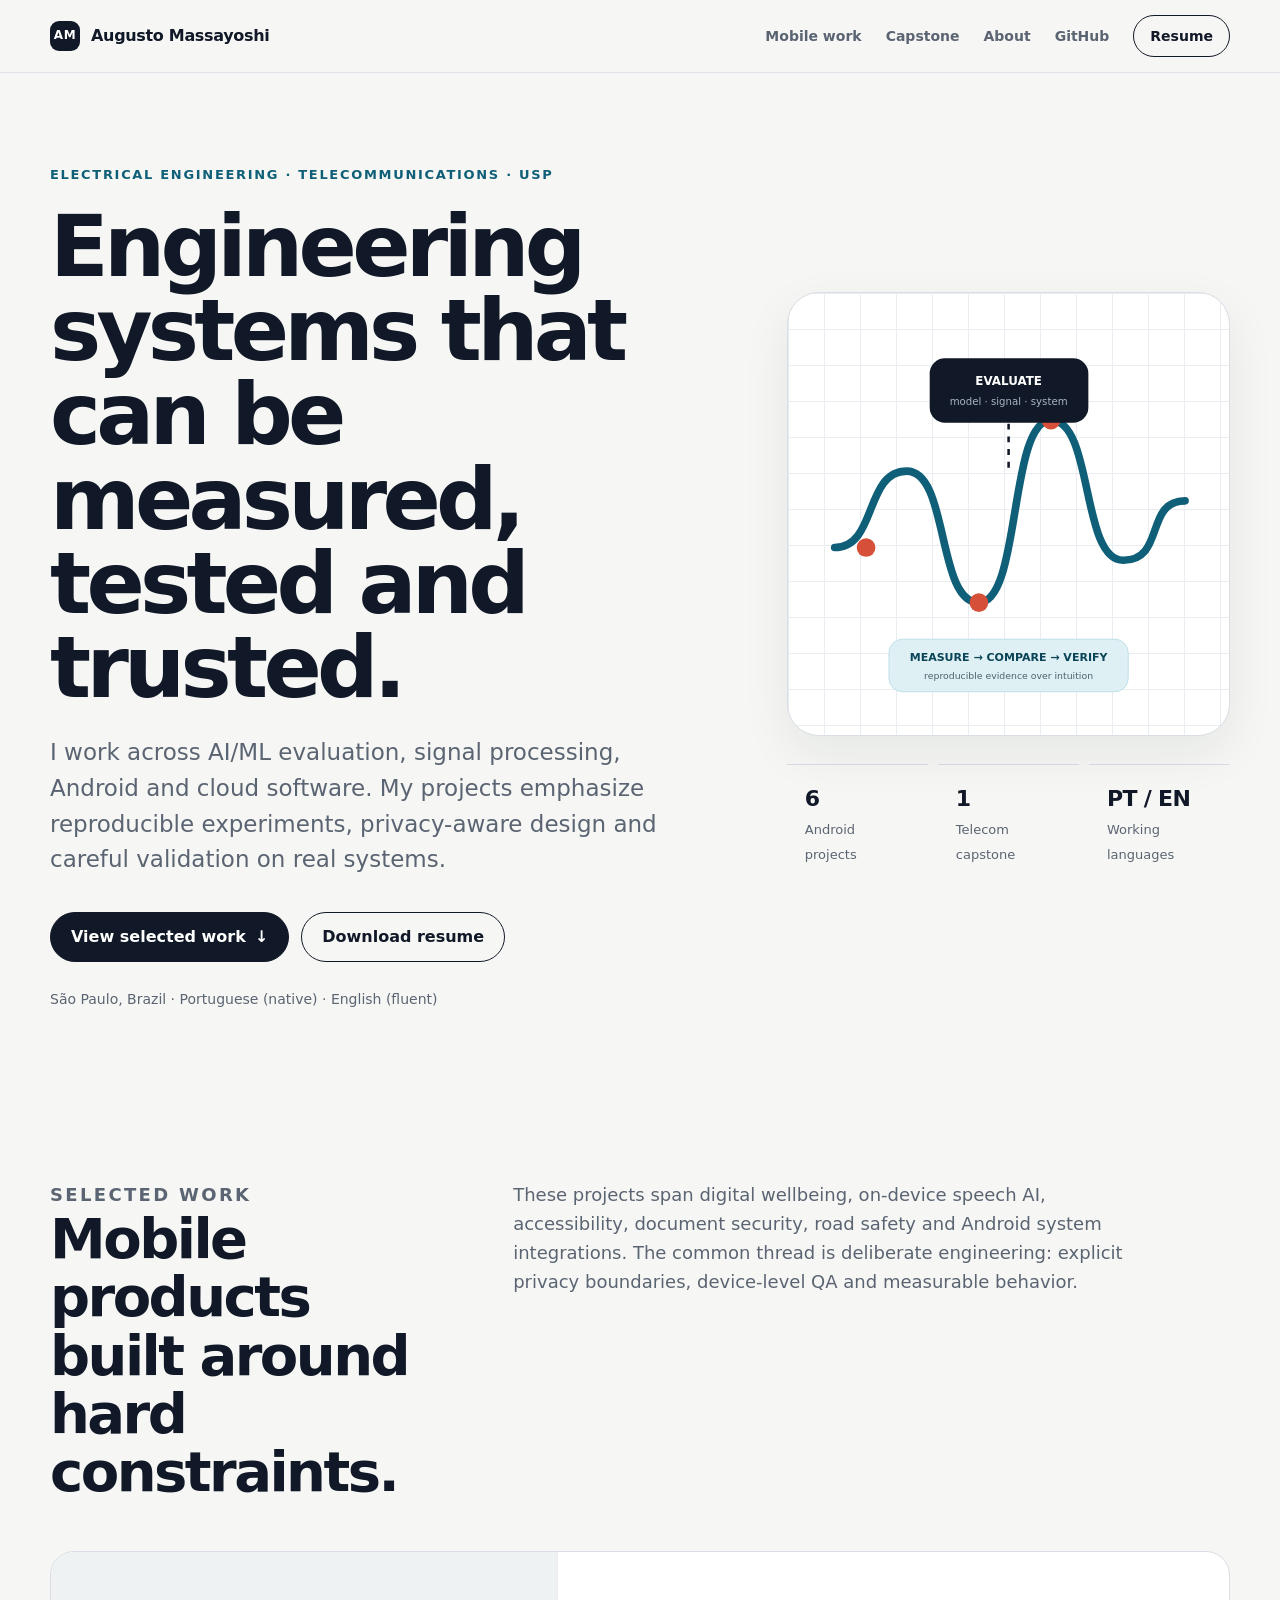
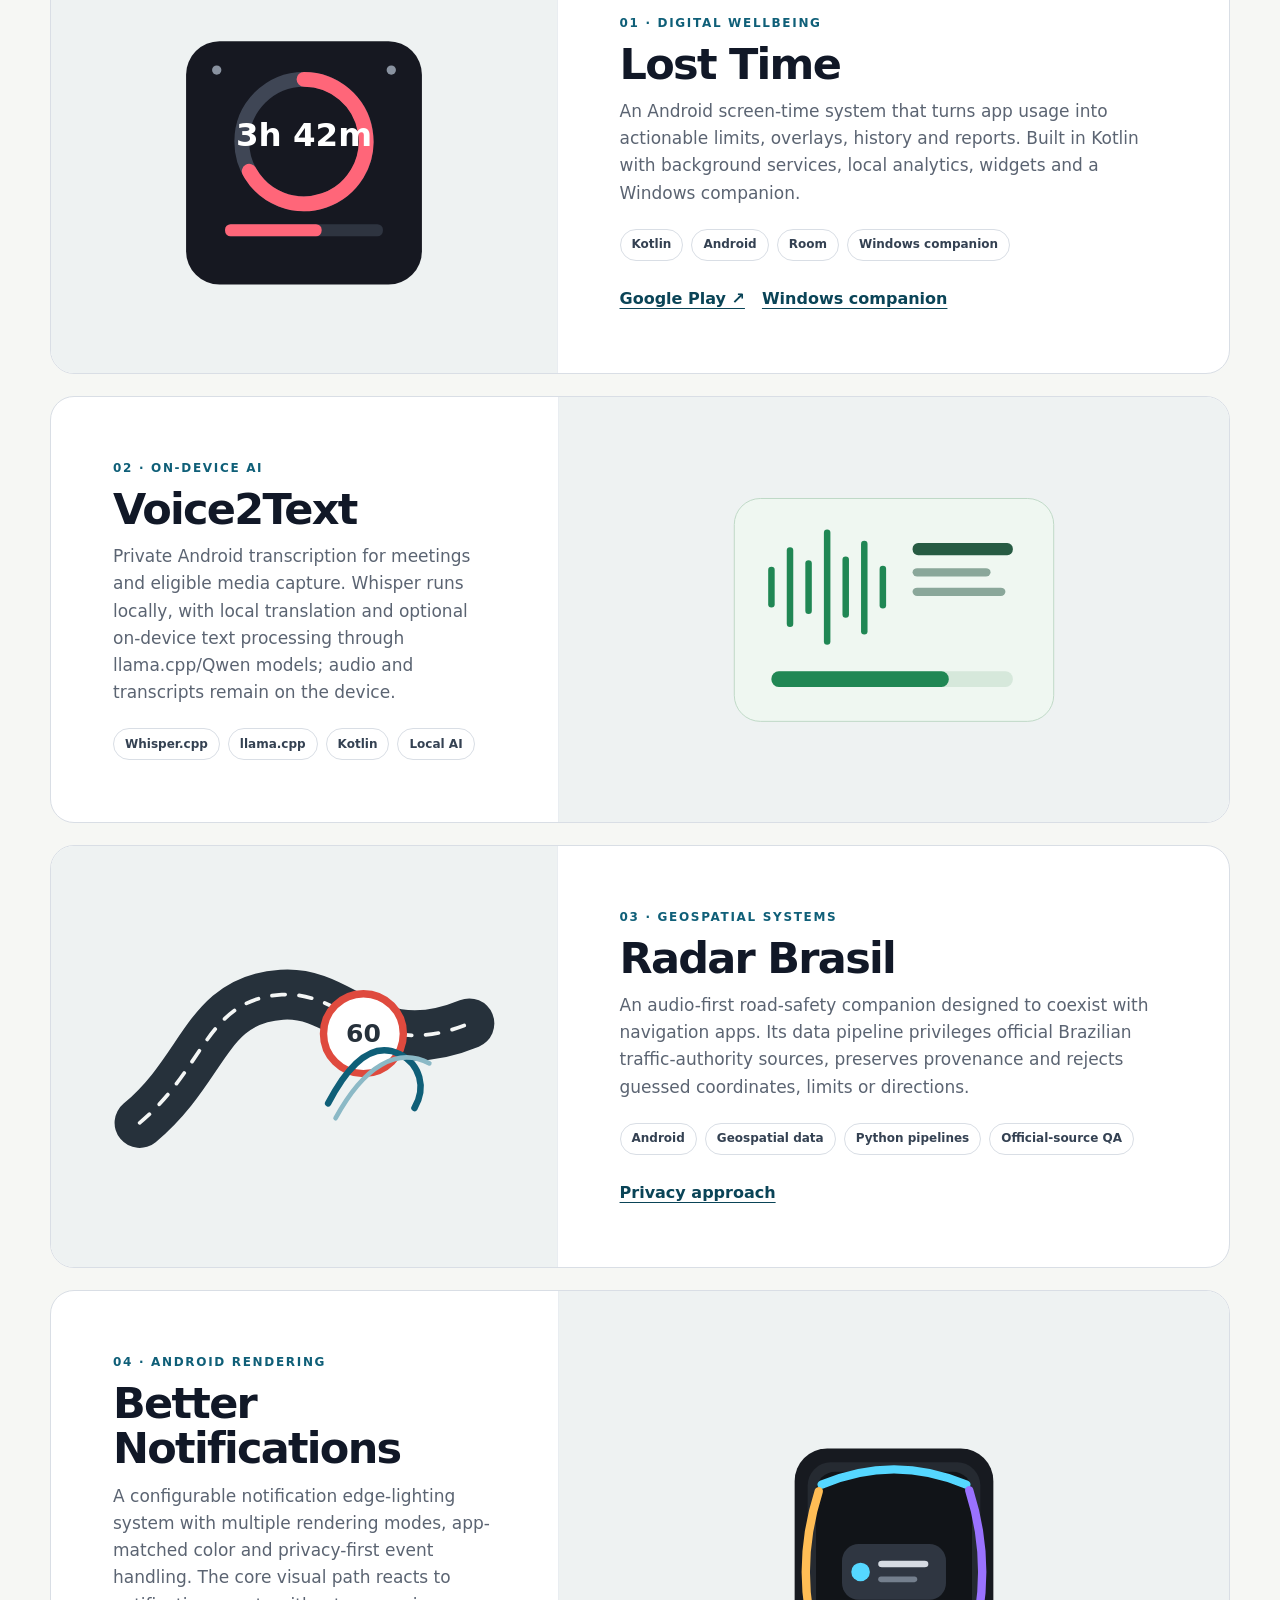
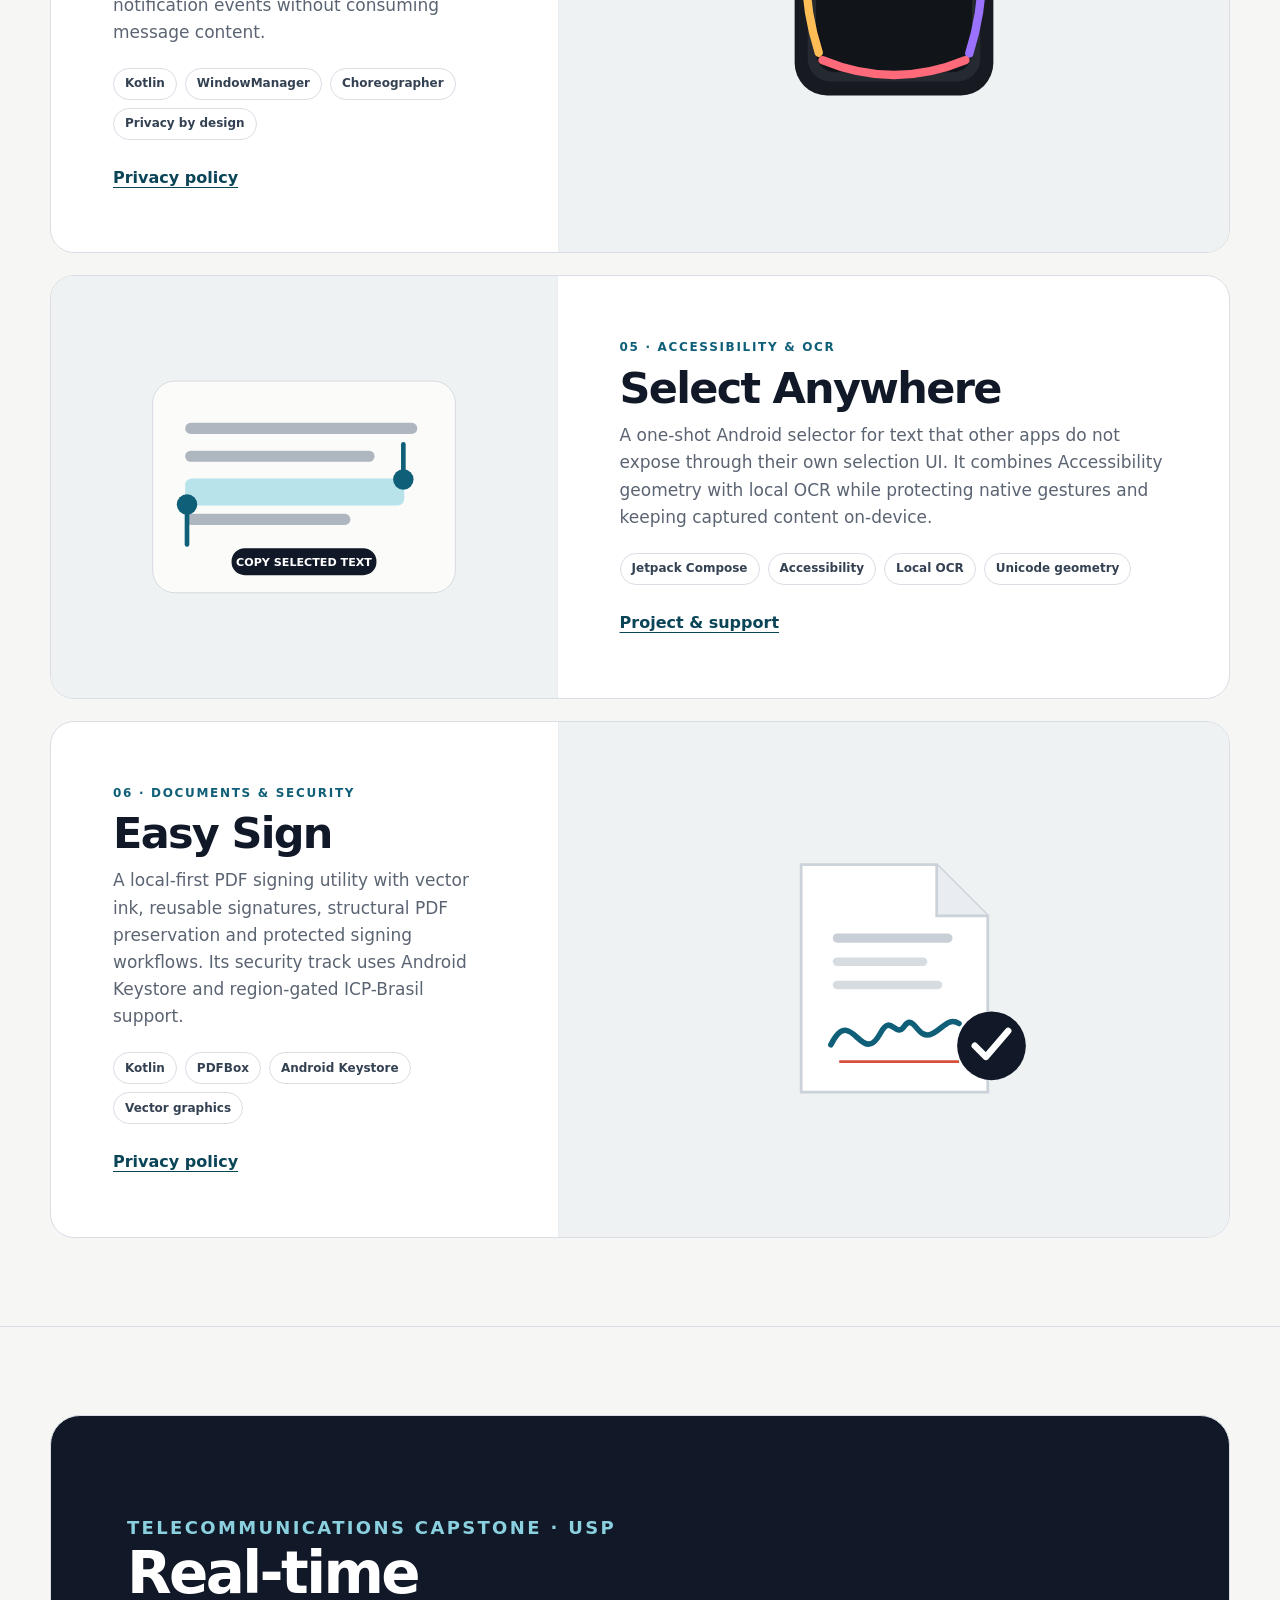
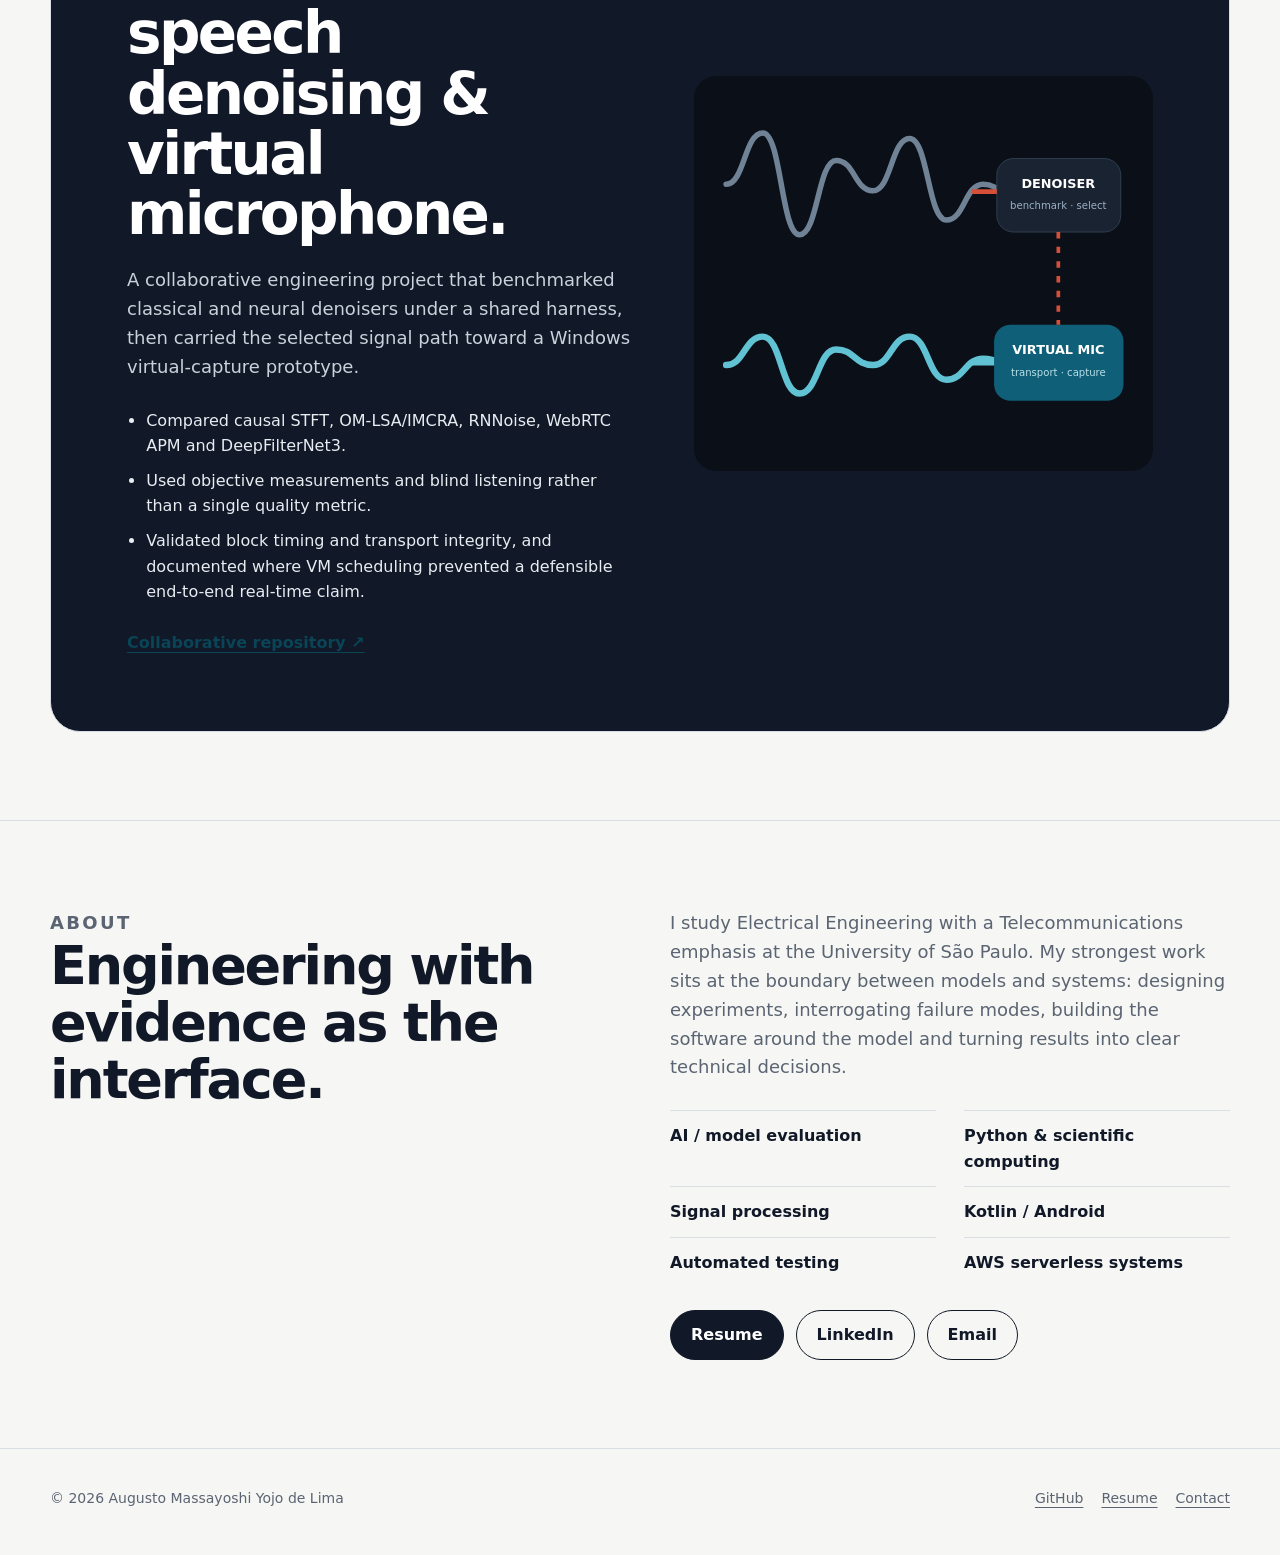
<file: index.html>
<!doctype html>
<html lang="en">
<head>
  <meta charset="utf-8">
  <meta name="viewport" content="width=device-width, initial-scale=1">
  <meta name="description" content="Portfolio of Augusto Massayoshi Yojo de Lima: Android products, on-device AI, signal processing, research and software engineering.">
  <meta name="theme-color" content="#f6f7f4">
  <title>Augusto Massayoshi | Engineering Portfolio</title>
  <link rel="stylesheet" href="./styles.css">
</head>
<body>
  <header class="site-header">
    <div class="container nav">
      <a class="brand" href="#top" aria-label="Augusto Massayoshi home">
        <span class="brand-mark" aria-hidden="true">AM</span>
        <span>Augusto Massayoshi</span>
      </a>
      <nav class="nav-links" aria-label="Primary navigation">
        <a href="#work">Mobile work</a>
        <a href="#capstone">Capstone</a>
        <a href="#about">About</a>
        <a href="https://github.com/qedxyzyt-dot" rel="noreferrer">GitHub</a>
        <a class="nav-cta" href="./resume.pdf">Resume</a>
      </nav>
    </div>
  </header>

  <main id="top">
    <section class="hero">
      <div class="container hero-grid">
        <div>
          <p class="eyebrow">Electrical engineering · telecommunications · USP</p>
          <h1>Engineering systems that can be measured, tested and trusted.</h1>
          <p class="lead">I work across AI/ML evaluation, signal processing, Android and cloud software. My projects emphasize reproducible experiments, privacy-aware design and careful validation on real systems.</p>
          <div class="hero-actions">
            <a class="button primary" href="#work">View selected work <span aria-hidden="true">↓</span></a>
            <a class="button secondary" href="./resume.pdf">Download resume</a>
          </div>
          <p class="hero-note">São Paulo, Brazil · Portuguese (native) · English (fluent)</p>
        </div>

        <div>
          <div class="hero-visual" aria-label="Abstract signal and systems illustration">
            <svg viewBox="0 0 520 520" role="img" aria-labelledby="hero-title hero-desc">
              <title id="hero-title">Signal, model and validation diagram</title>
              <desc id="hero-desc">A measured signal passes through an evaluation block and produces validated outputs.</desc>
              <path d="M55 300 C105 300, 90 210, 140 210 S175 365, 225 365 260 150, 310 150 345 315, 395 315 420 245, 468 245" fill="none" stroke="#0f5f78" stroke-width="9" stroke-linecap="round"/>
              <circle cx="92" cy="300" r="11" fill="#d64f38"/>
              <circle cx="225" cy="365" r="11" fill="#d64f38"/>
              <circle cx="310" cy="150" r="11" fill="#d64f38"/>
              <rect x="167" y="77" width="187" height="76" rx="18" fill="#111827"/>
              <text x="260" y="108" fill="#ffffff" text-anchor="middle" font-family="system-ui" font-size="14" font-weight="700">EVALUATE</text>
              <text x="260" y="132" fill="#aab5c2" text-anchor="middle" font-family="system-ui" font-size="12">model · signal · system</text>
              <path d="M260 154 V206" stroke="#111827" stroke-width="3" stroke-dasharray="7 8"/>
              <rect x="119" y="408" width="282" height="62" rx="16" fill="#dff0f4" stroke="#b7dce5"/>
              <text x="260" y="434" fill="#0a4457" text-anchor="middle" font-family="system-ui" font-size="13" font-weight="750">MEASURE → COMPARE → VERIFY</text>
              <text x="260" y="455" fill="#49626a" text-anchor="middle" font-family="system-ui" font-size="11">reproducible evidence over intuition</text>
            </svg>
          </div>
          <div class="metrics-strip" aria-label="Portfolio summary">
            <div class="metric"><strong>6</strong><span>Android projects</span></div>
            <div class="metric"><strong>1</strong><span>Telecom capstone</span></div>
            <div class="metric"><strong>PT / EN</strong><span>Working languages</span></div>
          </div>
        </div>
      </div>
    </section>

    <section class="section" id="work">
      <div class="container">
        <div class="section-heading">
          <div>
            <p class="eyebrow">Selected work</p>
            <h2>Mobile products built around hard constraints.</h2>
          </div>
          <p>These projects span digital wellbeing, on-device speech AI, accessibility, document security, road safety and Android system integrations. The common thread is deliberate engineering: explicit privacy boundaries, device-level QA and measurable behavior.</p>
        </div>

        <div class="projects">
          <article class="project" id="project-lost-time">
            <div class="project-visual">
              <svg viewBox="0 0 420 310" role="img" aria-labelledby="lt-title">
                <title id="lt-title">Lost Time digital wellbeing illustration</title>
                <rect x="83" y="24" width="254" height="262" rx="36" fill="#161821"/>
                <circle cx="210" cy="132" r="67" fill="none" stroke="#3f4655" stroke-width="16"/>
                <path d="M210 65 A67 67 0 1 1 151 164" fill="none" stroke="#ff6679" stroke-width="16" stroke-linecap="round"/>
                <text x="210" y="137" text-anchor="middle" fill="white" font-family="system-ui" font-size="35" font-weight="800">3h 42m</text>
                <rect x="125" y="221" width="170" height="13" rx="6" fill="#2e3440"/>
                <rect x="125" y="221" width="104" height="13" rx="6" fill="#ff6679"/>
                <circle cx="116" cy="55" r="5" fill="#8992a0"/>
                <circle cx="304" cy="55" r="5" fill="#8992a0"/>
              </svg>
            </div>
            <div class="project-copy">
              <span class="project-index">01 · Digital wellbeing</span>
              <h3>Lost Time</h3>
              <p>An Android screen-time system that turns app usage into actionable limits, overlays, history and reports. Built in Kotlin with background services, local analytics, widgets and a Windows companion.</p>
              <div class="tags"><span class="tag">Kotlin</span><span class="tag">Android</span><span class="tag">Room</span><span class="tag">Windows companion</span></div>
              <div class="project-links"><a href="https://play.google.com/store/apps/details?id=com.losttimeapp.tracker" rel="noreferrer">Google Play ↗</a><a href="./windows-companion/">Windows companion</a></div>
            </div>
          </article>

          <article class="project" id="project-voice2text">
            <div class="project-visual">
              <svg viewBox="0 0 420 310" role="img" aria-labelledby="v2t-title">
                <title id="v2t-title">Voice2Text waveform and transcription illustration</title>
                <rect x="38" y="35" width="344" height="240" rx="28" fill="#eff7f1" stroke="#bdd7c4"/>
                <g stroke="#208754" stroke-width="7" stroke-linecap="round">
                  <path d="M78 112v37"/><path d="M98 91v79"/><path d="M118 105v51"/><path d="M138 72v117"/><path d="M158 101v59"/><path d="M178 84v94"/><path d="M198 111v39"/>
                </g>
                <rect x="230" y="83" width="108" height="13" rx="6" fill="#275b43"/>
                <rect x="230" y="110" width="84" height="9" rx="5" fill="#8aa79a"/>
                <rect x="230" y="131" width="100" height="9" rx="5" fill="#8aa79a"/>
                <rect x="78" y="221" width="260" height="17" rx="8" fill="#d6e8db"/>
                <rect x="78" y="221" width="191" height="17" rx="8" fill="#208754"/>
              </svg>
            </div>
            <div class="project-copy">
              <span class="project-index">02 · On-device AI</span>
              <h3>Voice2Text</h3>
              <p>Private Android transcription for meetings and eligible media capture. Whisper runs locally, with local translation and optional on-device text processing through llama.cpp/Qwen models; audio and transcripts remain on the device.</p>
              <div class="tags"><span class="tag">Whisper.cpp</span><span class="tag">llama.cpp</span><span class="tag">Kotlin</span><span class="tag">Local AI</span></div>
            </div>
          </article>

          <article class="project" id="project-radar-brasil">
            <div class="project-visual">
              <svg viewBox="0 0 420 310" role="img" aria-labelledby="radar-title">
                <title id="radar-title">Radar Brasil road-safety illustration</title>
                <path d="M33 226 C104 167 104 93 186 88 255 83 283 162 388 119" fill="none" stroke="#26313b" stroke-width="54" stroke-linecap="round"/>
                <path d="M33 226 C104 167 104 93 186 88 255 83 283 162 388 119" fill="none" stroke="#f4f6f5" stroke-width="4" stroke-dasharray="14 15" stroke-linecap="round"/>
                <circle cx="274" cy="130" r="43" fill="#ffffff" stroke="#df4a3e" stroke-width="8"/>
                <text x="274" y="139" text-anchor="middle" font-family="system-ui" font-size="27" font-weight="850" fill="#26313b">60</text>
                <path d="M236 205c25-48 51-66 77-53 22 11 29 36 16 58" fill="none" stroke="#0f5f78" stroke-width="7" stroke-linecap="round"/>
                <path d="M244 221c31-57 67-77 101-59" fill="none" stroke="#8bb9c6" stroke-width="5" stroke-linecap="round"/>
              </svg>
            </div>
            <div class="project-copy">
              <span class="project-index">03 · Geospatial systems</span>
              <h3>Radar Brasil</h3>
              <p>An audio-first road-safety companion designed to coexist with navigation apps. Its data pipeline privileges official Brazilian traffic-authority sources, preserves provenance and rejects guessed coordinates, limits or directions.</p>
              <div class="tags"><span class="tag">Android</span><span class="tag">Geospatial data</span><span class="tag">Python pipelines</span><span class="tag">Official-source QA</span></div>
              <div class="project-links"><a href="./radar-brasil/privacy.html">Privacy approach</a></div>
            </div>
          </article>

          <article class="project" id="project-better-notifications">
            <div class="project-visual">
              <svg viewBox="0 0 420 310" role="img" aria-labelledby="bn-title">
                <title id="bn-title">Better Notifications edge-lighting illustration</title>
                <rect x="103" y="22" width="214" height="266" rx="35" fill="#171a20"/>
                <rect x="117" y="37" width="186" height="236" rx="25" fill="#252a31"/>
                <rect x="126" y="47" width="168" height="216" rx="21" fill="#111418"/>
                <path d="M132 61 Q210 28 288 61" fill="none" stroke="#55d7ff" stroke-width="9" stroke-linecap="round"/>
                <path d="M291 67 Q319 155 291 243" fill="none" stroke="#9a72ff" stroke-width="9" stroke-linecap="round"/>
                <path d="M287 250 Q210 282 133 250" fill="none" stroke="#ff6a7a" stroke-width="9" stroke-linecap="round"/>
                <path d="M129 242 Q101 155 129 68" fill="none" stroke="#ffbd55" stroke-width="9" stroke-linecap="round"/>
                <rect x="154" y="125" width="112" height="60" rx="18" fill="#2f3641"/>
                <circle cx="174" cy="155" r="10" fill="#55d7ff"/>
                <rect x="193" y="143" width="54" height="7" rx="4" fill="#d6dbe2"/>
                <rect x="193" y="160" width="42" height="6" rx="3" fill="#747f8d"/>
              </svg>
            </div>
            <div class="project-copy">
              <span class="project-index">04 · Android rendering</span>
              <h3>Better Notifications</h3>
              <p>A configurable notification edge-lighting system with multiple rendering modes, app-matched color and privacy-first event handling. The core visual path reacts to notification events without consuming message content.</p>
              <div class="tags"><span class="tag">Kotlin</span><span class="tag">WindowManager</span><span class="tag">Choreographer</span><span class="tag">Privacy by design</span></div>
              <div class="project-links"><a href="./better-notifications/privacy.html">Privacy policy</a></div>
            </div>
          </article>

          <article class="project" id="project-select-anywhere">
            <div class="project-visual">
              <svg viewBox="0 0 420 310" role="img" aria-labelledby="sa-title">
                <title id="sa-title">Select Anywhere text-selection illustration</title>
                <rect x="47" y="41" width="326" height="228" rx="24" fill="#fbfbfa" stroke="#d4d9df"/>
                <rect x="82" y="86" width="250" height="12" rx="6" fill="#aeb6bf"/>
                <rect x="82" y="116" width="204" height="12" rx="6" fill="#aeb6bf"/>
                <rect x="82" y="146" width="236" height="29" rx="7" fill="#b9e3eb"/>
                <rect x="82" y="184" width="178" height="12" rx="6" fill="#aeb6bf"/>
                <circle cx="84" cy="174" r="11" fill="#0f5f78"/>
                <path d="M84 174v43" stroke="#0f5f78" stroke-width="5" stroke-linecap="round"/>
                <circle cx="317" cy="147" r="11" fill="#0f5f78"/>
                <path d="M317 147v-38" stroke="#0f5f78" stroke-width="5" stroke-linecap="round"/>
                <rect x="132" y="221" width="156" height="29" rx="14" fill="#111827"/>
                <text x="210" y="240" text-anchor="middle" fill="white" font-family="system-ui" font-size="12" font-weight="750">COPY SELECTED TEXT</text>
              </svg>
            </div>
            <div class="project-copy">
              <span class="project-index">05 · Accessibility & OCR</span>
              <h3>Select Anywhere</h3>
              <p>A one-shot Android selector for text that other apps do not expose through their own selection UI. It combines Accessibility geometry with local OCR while protecting native gestures and keeping captured content on-device.</p>
              <div class="tags"><span class="tag">Jetpack Compose</span><span class="tag">Accessibility</span><span class="tag">Local OCR</span><span class="tag">Unicode geometry</span></div>
              <div class="project-links"><a href="./select-anywhere/">Project & support</a></div>
            </div>
          </article>

          <article class="project" id="project-easy-sign">
            <div class="project-visual">
              <svg viewBox="0 0 420 310" role="img" aria-labelledby="es-title">
                <title id="es-title">Easy Sign document-signing illustration</title>
                <path d="M110 32h146l55 55v190H110z" fill="#ffffff" stroke="#cbd2d9" stroke-width="3"/>
                <path d="M256 32v55h55" fill="#e9edf1" stroke="#cbd2d9" stroke-width="3"/>
                <rect x="144" y="106" width="129" height="10" rx="5" fill="#c9cfd6"/>
                <rect x="144" y="132" width="102" height="9" rx="5" fill="#d7dce1"/>
                <rect x="144" y="157" width="118" height="9" rx="5" fill="#d7dce1"/>
                <path d="M142 226c22-45 33 25 53-12 12-23 16 6 26-8 11-15 14 16 30 8 12-6 18-18 29-11" fill="none" stroke="#0f5f78" stroke-width="6" stroke-linecap="round" stroke-linejoin="round"/>
                <path d="M151 244h129" stroke="#d64f38" stroke-width="3"/>
                <circle cx="315" cy="227" r="37" fill="#111827"/>
                <path d="M297 227l12 12 24-28" fill="none" stroke="white" stroke-width="7" stroke-linecap="round" stroke-linejoin="round"/>
              </svg>
            </div>
            <div class="project-copy">
              <span class="project-index">06 · Documents & security</span>
              <h3>Easy Sign</h3>
              <p>A local-first PDF signing utility with vector ink, reusable signatures, structural PDF preservation and protected signing workflows. Its security track uses Android Keystore and region-gated ICP-Brasil support.</p>
              <div class="tags"><span class="tag">Kotlin</span><span class="tag">PDFBox</span><span class="tag">Android Keystore</span><span class="tag">Vector graphics</span></div>
              <div class="project-links"><a href="./easy-sign/privacy-policy.html">Privacy policy</a></div>
            </div>
          </article>
        </div>
      </div>
    </section>

    <section class="section" id="capstone">
      <div class="container">
        <div class="capstone">
          <div>
            <p class="eyebrow">Telecommunications capstone · USP</p>
            <h2>Real-time speech denoising & virtual microphone.</h2>
            <p>A collaborative engineering project that benchmarked classical and neural denoisers under a shared harness, then carried the selected signal path toward a Windows virtual-capture prototype.</p>
            <ul>
              <li>Compared causal STFT, OM-LSA/IMCRA, RNNoise, WebRTC APM and DeepFilterNet3.</li>
              <li>Used objective measurements and blind listening rather than a single quality metric.</li>
              <li>Validated block timing and transport integrity, and documented where VM scheduling prevented a defensible end-to-end real-time claim.</li>
            </ul>
            <div class="project-links"><a href="https://github.com/gamathias14/reducao-de-ruido-algoritmica" rel="noreferrer">Collaborative repository ↗</a></div>
          </div>
          <div class="capstone-visual">
            <svg viewBox="0 0 500 430" role="img" aria-labelledby="cap-title">
              <title id="cap-title">Audio denoising signal chain illustration</title>
              <g fill="none" stroke-linecap="round">
                <path d="M35 118 C55 118 55 62 75 62s20 111 40 111 20-81 40-81 20 33 40 33 20-57 40-57 20 89 40 89 20-39 40-39 20 18 40 18" stroke="#708295" stroke-width="6"/>
                <path d="M35 315 C55 315 55 284 75 284s20 62 40 62 20-48 40-48 20 17 40 17 20-31 40-31 20 47 40 47 20-23 40-23 20 10 40 10" stroke="#61c2d4" stroke-width="7"/>
              </g>
              <rect x="330" y="90" width="135" height="80" rx="18" fill="#192332" stroke="#334154"/>
              <text x="397" y="122" text-anchor="middle" fill="white" font-family="system-ui" font-size="14" font-weight="800">DENOISER</text>
              <text x="397" y="145" text-anchor="middle" fill="#9db0c4" font-family="system-ui" font-size="11">benchmark · select</text>
              <path d="M303 126h27" stroke="#d64f38" stroke-width="5"/>
              <path d="M330 313h-27" stroke="#61c2d4" stroke-width="5"/>
              <rect x="327" y="271" width="141" height="83" rx="18" fill="#0f5f78"/>
              <text x="397" y="303" text-anchor="middle" fill="white" font-family="system-ui" font-size="14" font-weight="800">VIRTUAL MIC</text>
              <text x="397" y="327" text-anchor="middle" fill="#b8dfe7" font-family="system-ui" font-size="11">transport · capture</text>
              <path d="M397 170v101" stroke="#d64f38" stroke-width="4" stroke-dasharray="7 9"/>
            </svg>
          </div>
        </div>
      </div>
    </section>

    <section class="section" id="about">
      <div class="container about-grid">
        <div>
          <p class="eyebrow">About</p>
          <h2>Engineering with evidence as the interface.</h2>
        </div>
        <div>
          <p>I study Electrical Engineering with a Telecommunications emphasis at the University of São Paulo. My strongest work sits at the boundary between models and systems: designing experiments, interrogating failure modes, building the software around the model and turning results into clear technical decisions.</p>
          <ul class="capability-list">
            <li>AI / model evaluation</li>
            <li>Python & scientific computing</li>
            <li>Signal processing</li>
            <li>Kotlin / Android</li>
            <li>Automated testing</li>
            <li>AWS serverless systems</li>
          </ul>
          <div class="hero-actions">
            <a class="button primary" href="./resume.pdf">Resume</a>
            <a class="button secondary" href="https://www.linkedin.com/in/augusto-massayoshi-yojo-de-lima/" rel="noreferrer">LinkedIn</a>
            <a class="button secondary" href="mailto:augustomassayoshi@usp.br">Email</a>
          </div>
        </div>
      </div>
    </section>
  </main>

  <footer class="site-footer">
    <div class="container footer-row">
      <span>© 2026 Augusto Massayoshi Yojo de Lima</span>
      <div class="footer-links">
        <a href="https://github.com/qedxyzyt-dot" rel="noreferrer">GitHub</a>
        <a href="./resume.pdf">Resume</a>
        <a href="mailto:augustomassayoshi@usp.br">Contact</a>
      </div>
    </div>
  </footer>
</body>
</html>
</file>
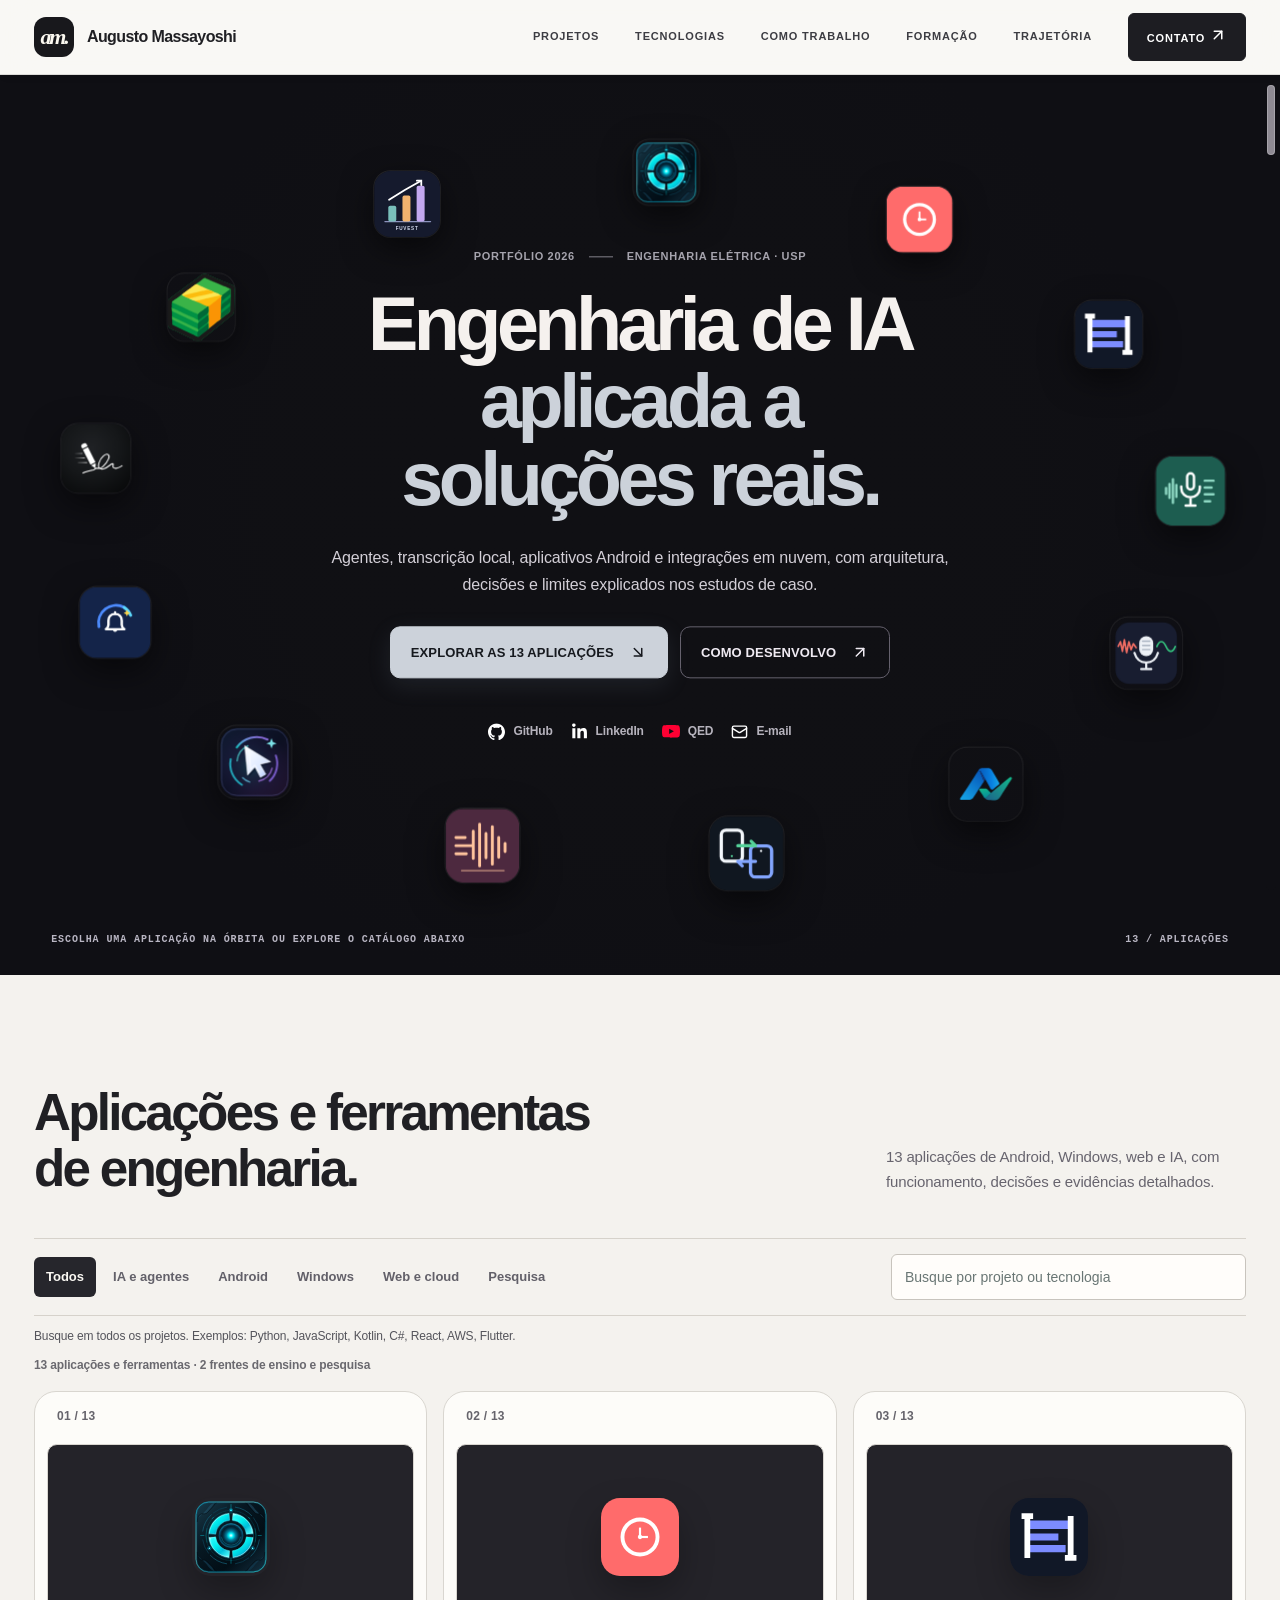
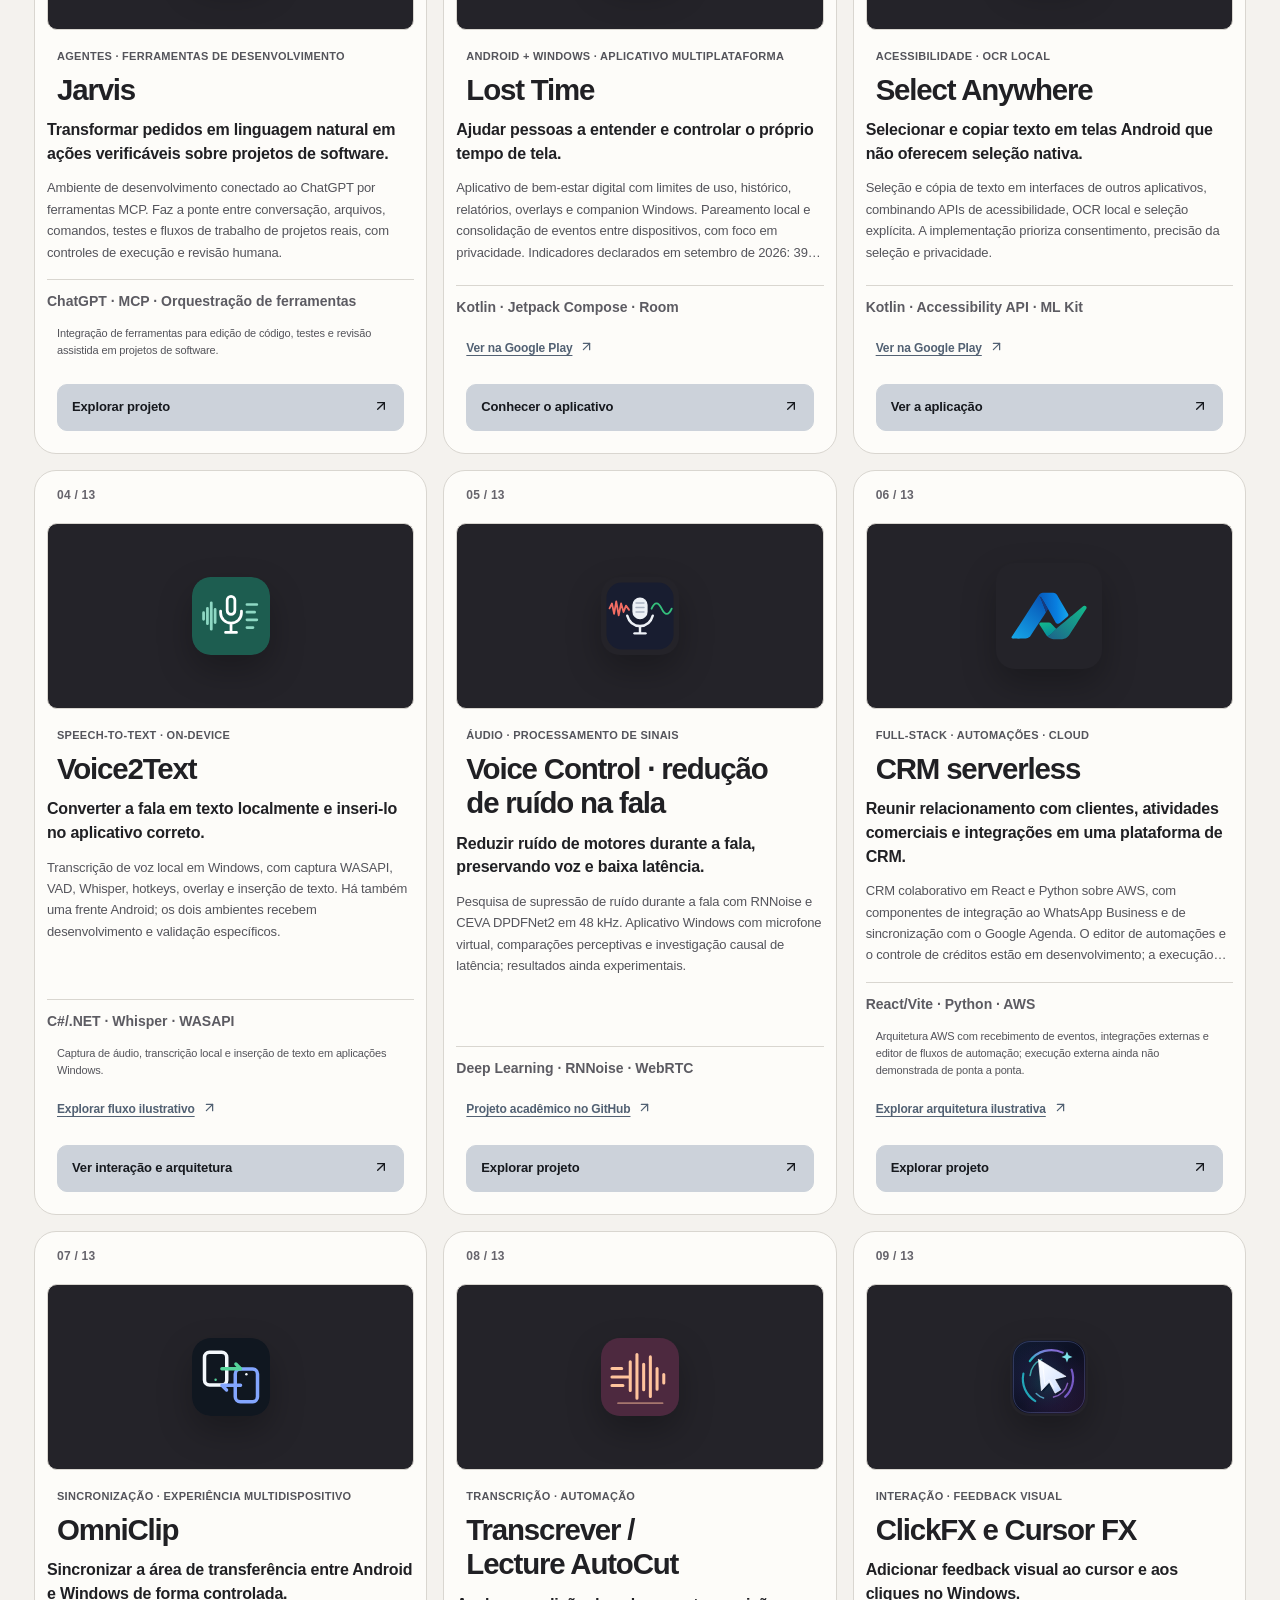
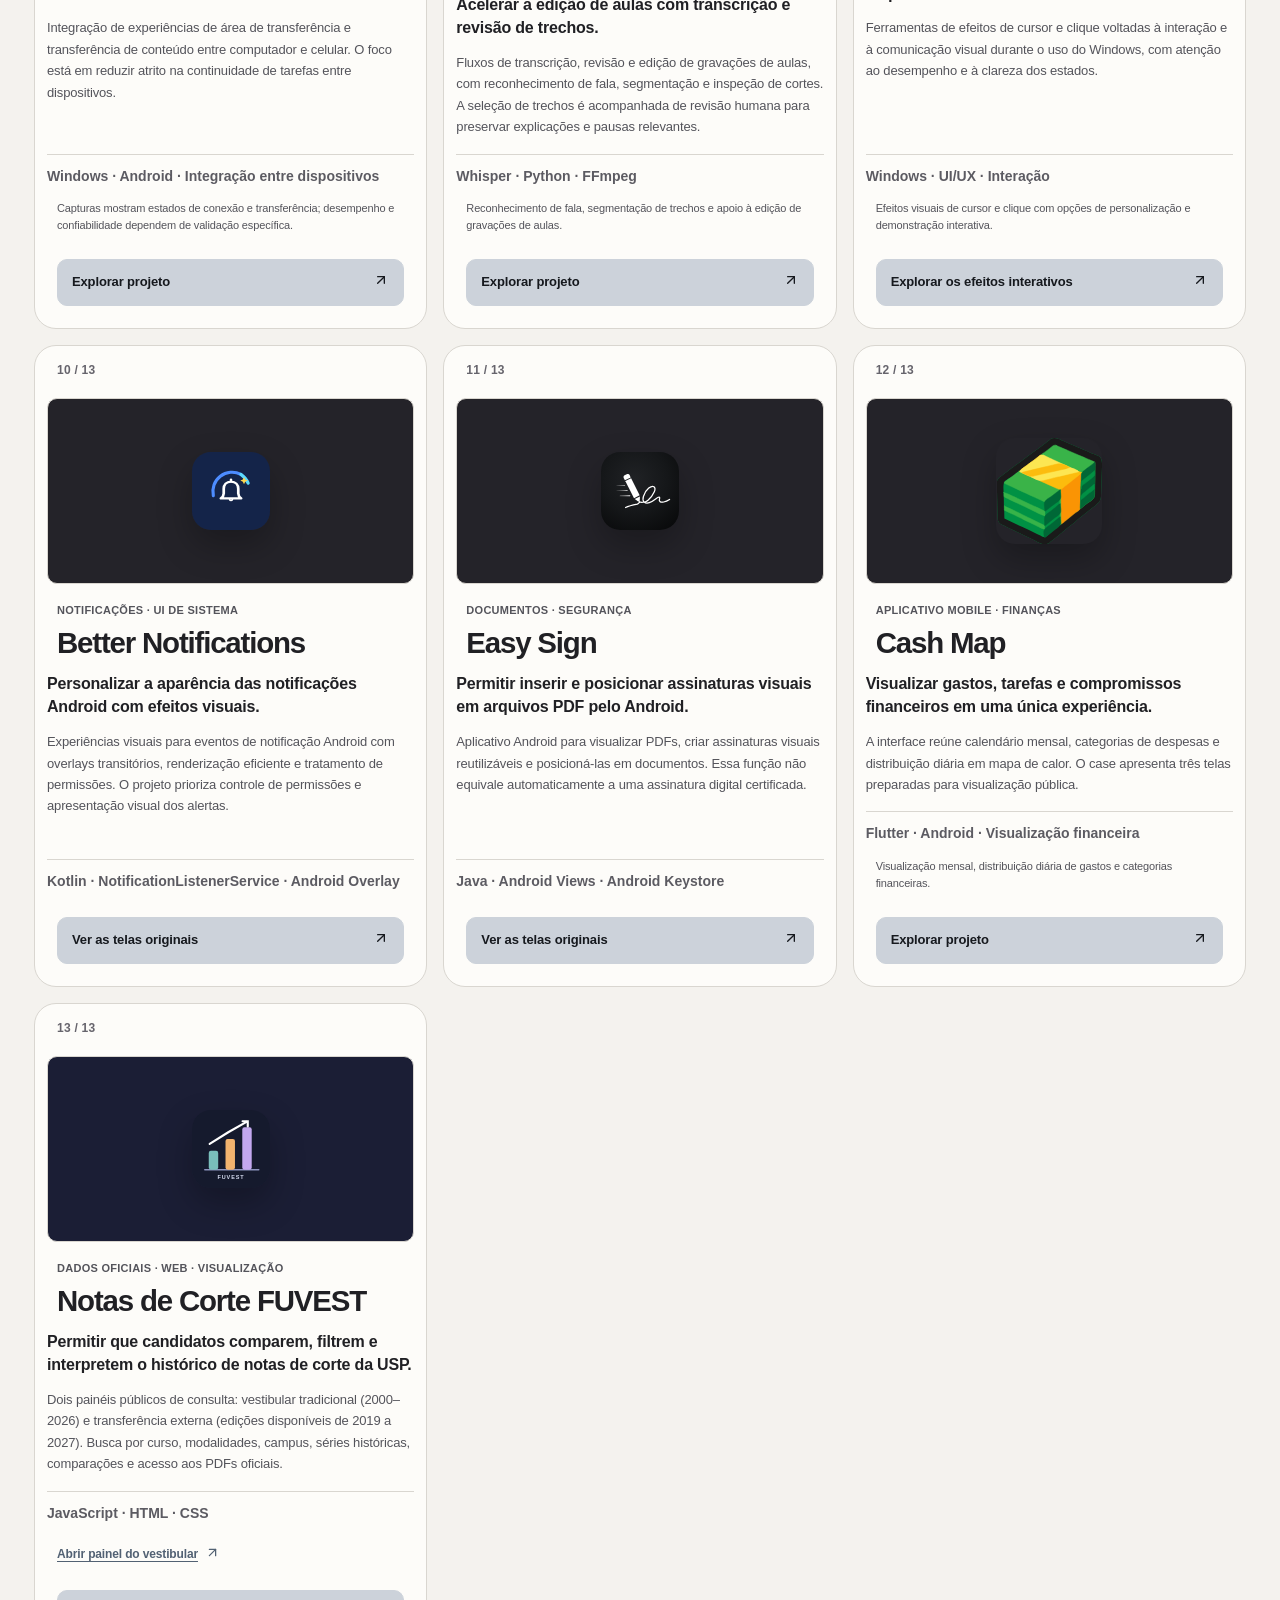
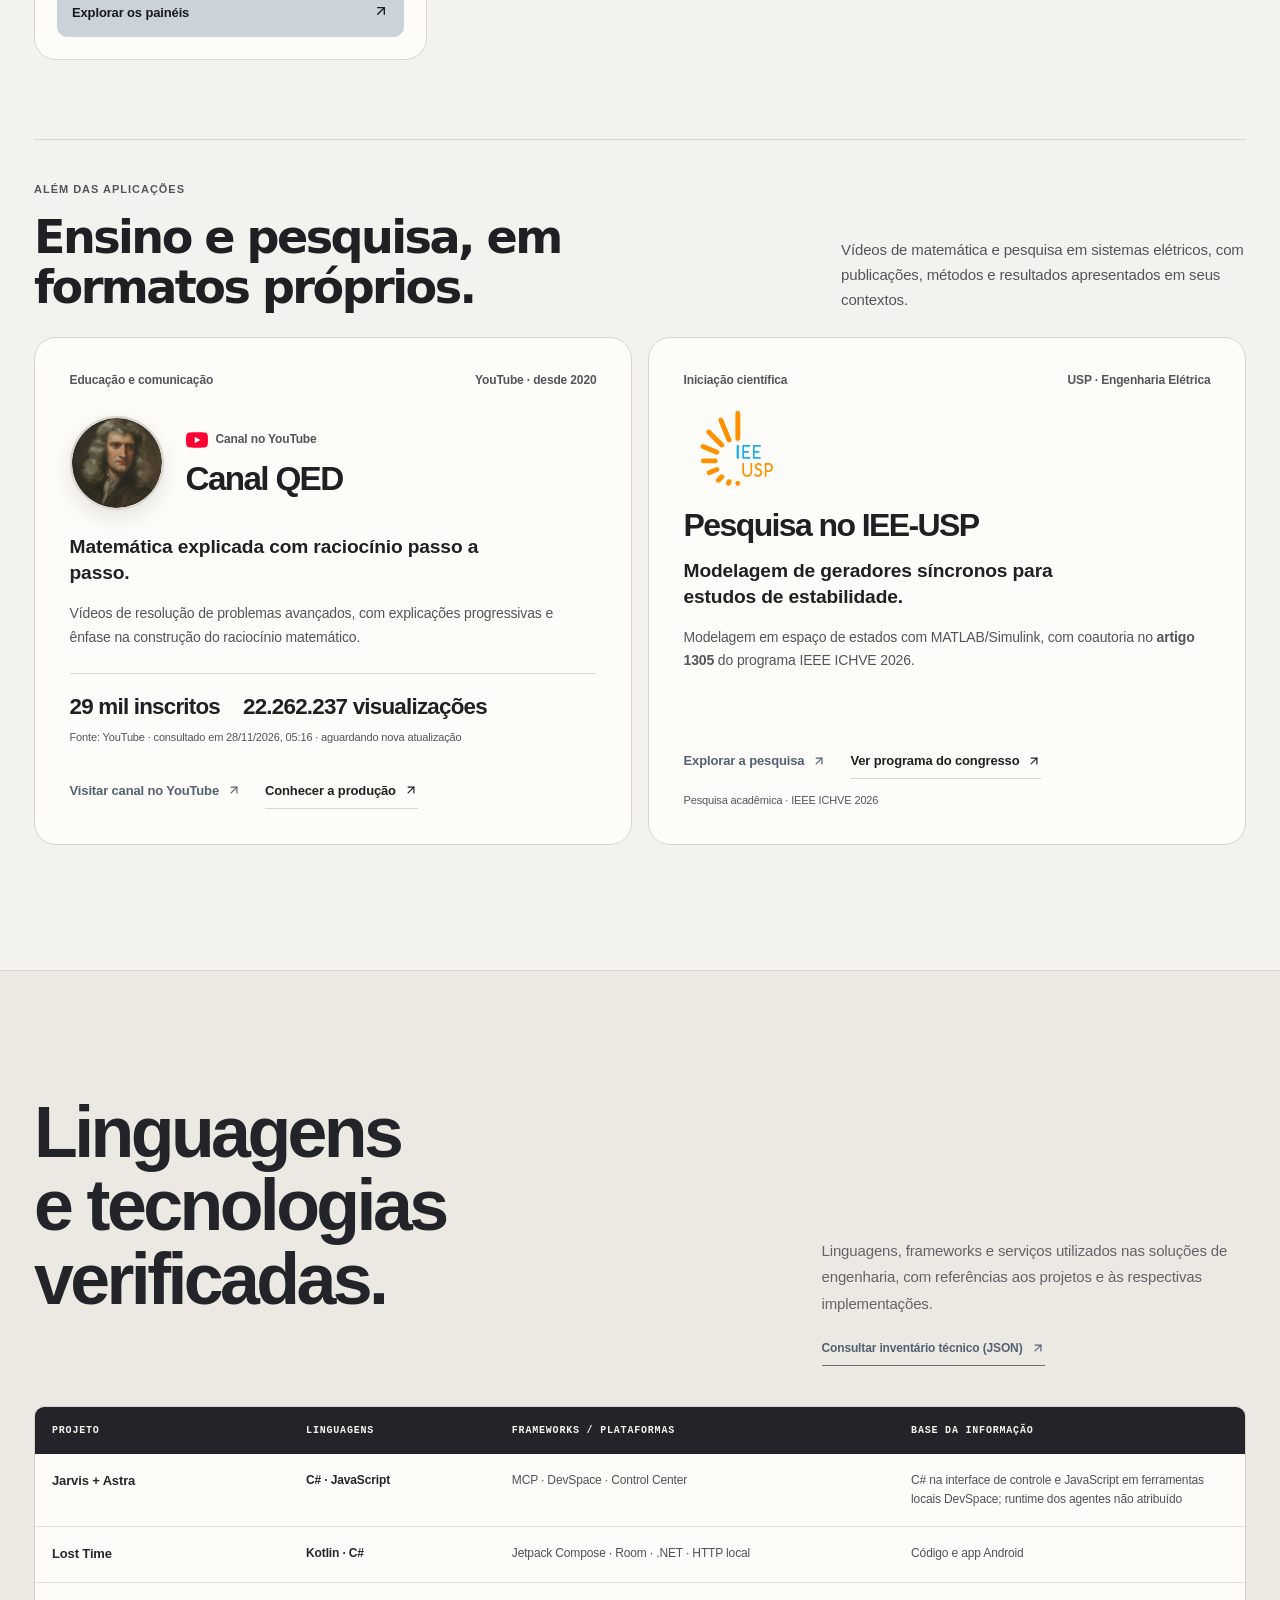
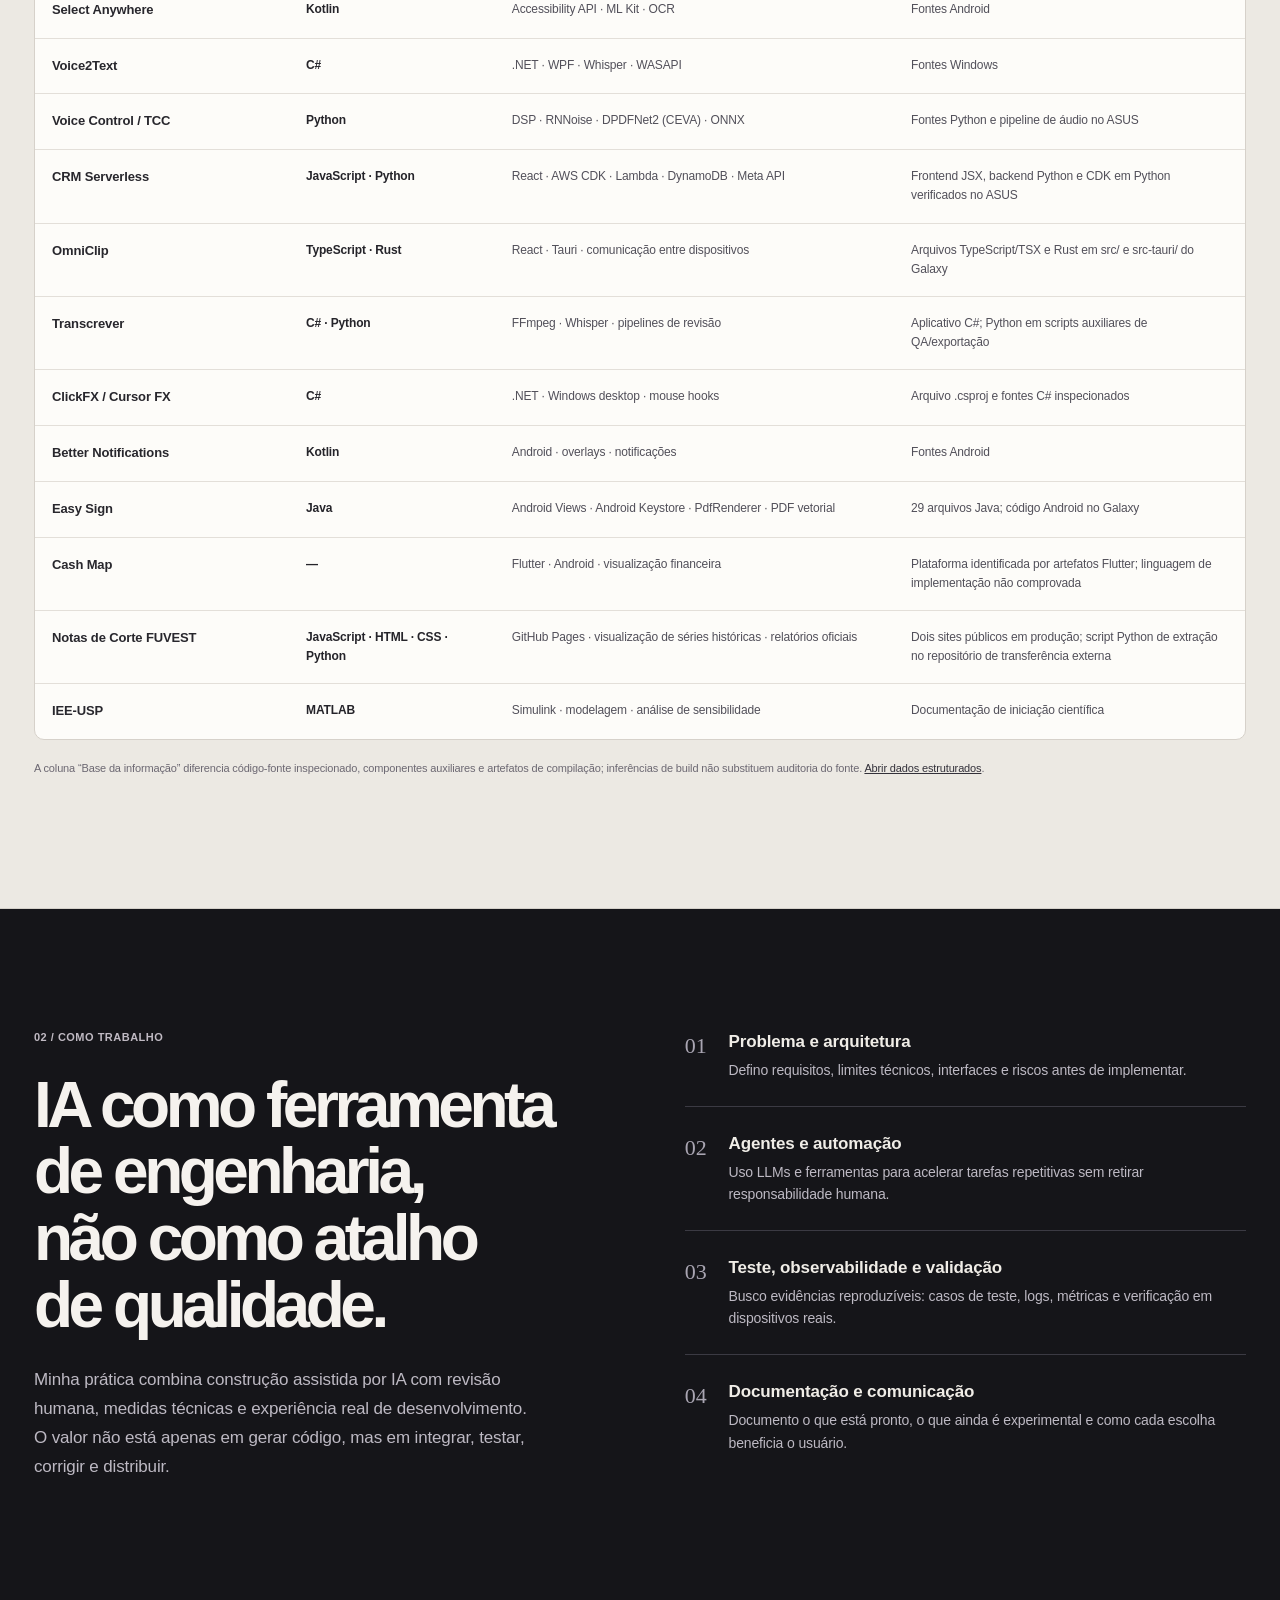
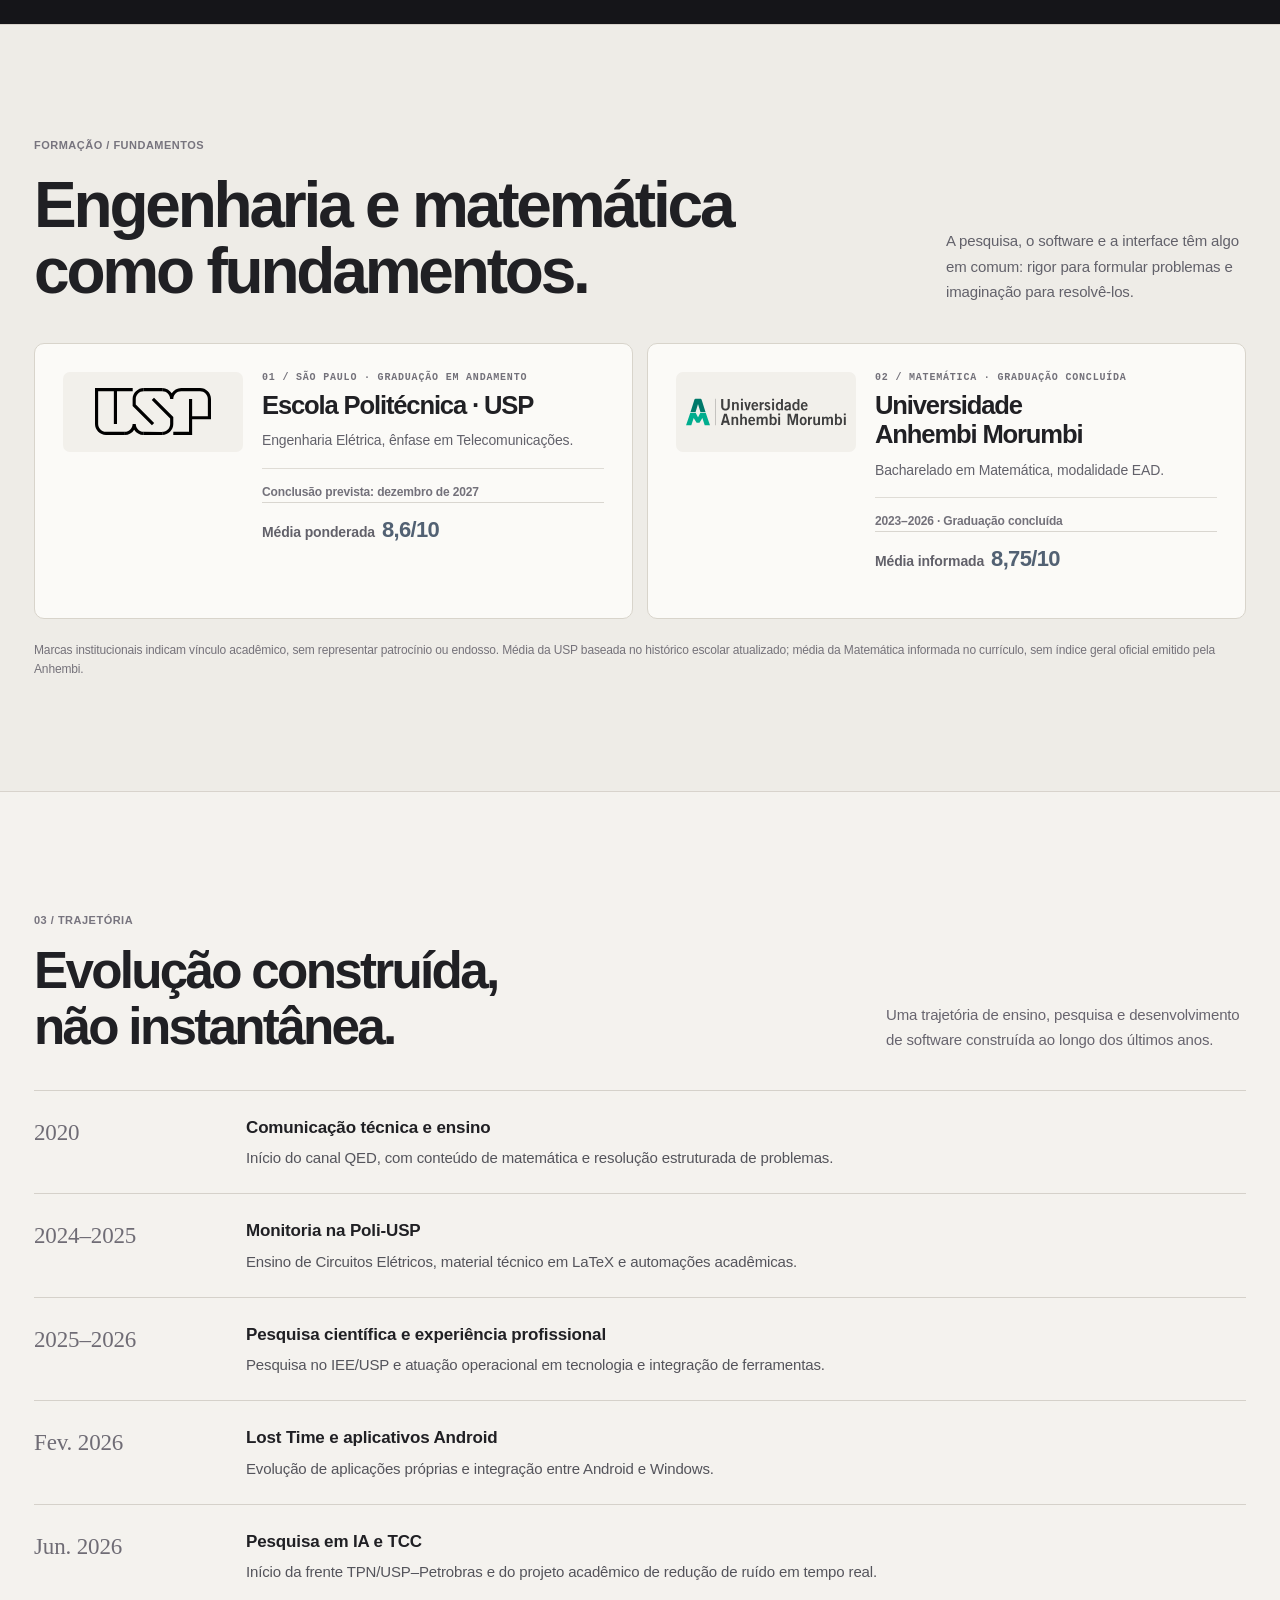
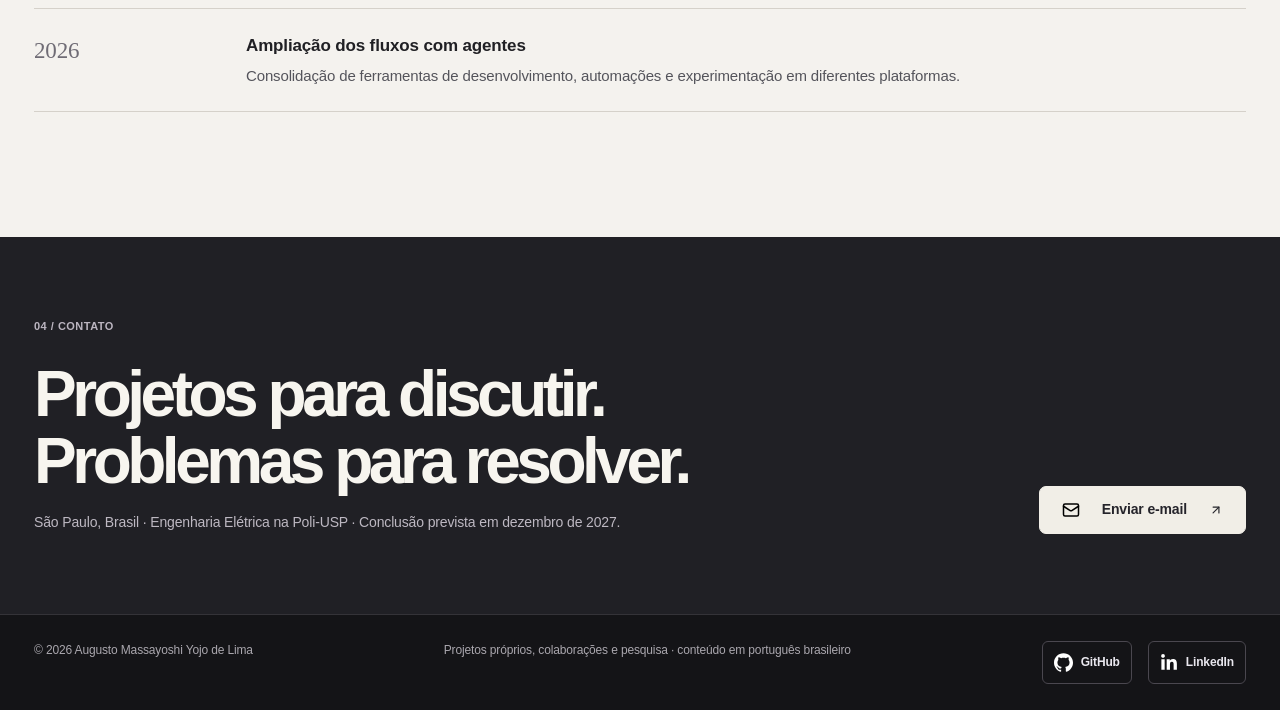
<file: site-v16/index.html>
<!doctype html>
<html lang="pt-BR">
<head>
  <meta charset="utf-8">
  <meta name="viewport" content="width=device-width, initial-scale=1">
  <meta name="color-scheme" content="light dark">
  <link rel="icon" type="image/svg+xml" href="./assets/favicon-am.svg">
  <meta name="theme-color" media="(prefers-color-scheme: dark)" content="#17191E">
  <meta name="theme-color" media="(prefers-color-scheme: light)" content="#F4F2EE">
  <meta name="description" content="Portfólio de Augusto Massayoshi: 13 aplicações e ferramentas de IA e software, além de educação matemática e pesquisa no IEE-USP.">
  <meta name="robots" content="index,follow,max-image-preview:large">
  <meta name="referrer" content="strict-origin-when-cross-origin">
  <link rel="canonical" href="https://qedxyzyt-dot.github.io/">
  <meta property="og:type" content="website">
  <meta property="og:locale" content="pt_BR">
  <meta property="og:site_name" content="Portfólio · Augusto Massayoshi">
  <meta property="og:title" content="Engenharia de IA aplicada a soluções reais · Augusto Massayoshi">
  <meta property="og:description" content="13 aplicações de IA, Android, Windows, web e cloud, além de educação matemática e pesquisa acadêmica.">
  <meta property="og:url" content="https://qedxyzyt-dot.github.io/">
  <meta property="og:image" content="https://qedxyzyt-dot.github.io/assets/og-portfolio-v16.png">
  <meta property="og:image:width" content="1200">
  <meta property="og:image:height" content="630">
  <meta property="og:image:alt" content="Augusto Massayoshi — Engenharia de IA aplicada a soluções reais; 13 aplicações e 2 frentes de educação e pesquisa.">
  <meta name="twitter:card" content="summary_large_image">
  <meta name="twitter:title" content="Augusto Massayoshi · Engenharia de IA e Software">
  <meta name="twitter:description" content="13 aplicações e ferramentas, mais educação matemática e pesquisa acadêmica.">
  <meta name="twitter:image" content="https://qedxyzyt-dot.github.io/assets/og-portfolio-v16.png">
  <meta name="author" content="Augusto Massayoshi Yojo de Lima">
  <link rel="alternate" type="application/json" href="./tech-index.json" title="Mapa técnico dos projetos">
  <title>Augusto Massayoshi — Portfólio de IA e Engenharia de Software</title>
  <script type="application/ld+json">{"@context":"https://schema.org","@type":"ProfilePage","url":"https://qedxyzyt-dot.github.io/","inLanguage":"pt-BR","mainEntity":{"@type":"Person","name":"Augusto Massayoshi Yojo de Lima","url":"https://qedxyzyt-dot.github.io/","sameAs":["https://github.com/qedxyzyt-dot","https://www.linkedin.com/in/augusto-massayoshi-yojo-de-lima/","https://www.youtube.com/channel/UCiwhkT-ZkNQlmupN7jduBUA"],"knowsAbout":["Engenharia de software","Inteligência artificial","Android","Windows","Sistemas distribuídos"]}}</script>
  <link rel="stylesheet" href="./styles.css">
  <link rel="stylesheet" href="./premium.css">
  <script src="./app.js" defer></script>
  <script src="./qed-stats.js" defer></script>
  <script src="./orbit.js" defer></script>
  <link rel="stylesheet" href="./orbit.css">
  <link rel="stylesheet" href="./atelier.css">
  <link rel="stylesheet" href="./scroll-system.css">
  <link rel="stylesheet" href="./personality.css">
  <link rel="stylesheet" href="./refinement-v11.css">
  <link rel="stylesheet" href="./auto-theme-v12.css">
  <link rel="stylesheet" href="./design-refine-v13.css">
  <link rel="stylesheet" href="./design-polish-v14.css">
  <link rel="stylesheet" href="./search-education-v15.css">
  <link rel="stylesheet" href="./other-work-v17.css">
  <link rel="stylesheet" href="./qed-refresh-v18.css">
  <link rel="stylesheet" href="./editorial-quality-v21.css">
  <link rel="stylesheet" href="./editorial-quality-v22.css">
  <script src="./scroll-system.js" defer></script>
  <script src="./atelier.js" defer></script>
  <script src="./return-top-v13.js" defer></script>
  <script src="./inline-arrows-v14.js" defer></script>
</head>
<body>
<div class="scroll-progress" aria-hidden="true"><span id="scroll-progress-line"></span></div>
<a class="back-to-top" href="#inicio" aria-label="Voltar ao início da página"><img class="ui-inline-arrow" src="./assets/projects/ui-arrow-up-right.svg" alt="" width="16" height="16" aria-hidden="true"><span>Voltar ao início</span></a>
<a class="skip" href="#principal">Ir ao conteúdo</a>
<button type="button" class="a11y-motion-opt-out" id="orbit-motion-opt-out" aria-pressed="false">Suspender órbita dos projetos</button>
<header class="site-header">
  <nav class="nav wrap" aria-label="Navegação principal">
    <a href="#inicio" class="brand" aria-label="Augusto Massayoshi, início"><span class="brand-glyph" aria-hidden="true">am.</span><span>Augusto Massayoshi</span></a>
    <div class="nav-links"><a href="#projetos">Projetos</a><a href="#tecnologias">Tecnologias</a><a href="#metodo">Como trabalho</a><a href="#formacao">Formação</a><a href="#trajetoria">Trajetória</a><a href="#contato" class="nav-contact">Contato <span aria-hidden="true"><img class="ui-inline-arrow" src="./assets/projects/ui-arrow-up-right.svg" width="15" height="15" alt="" aria-hidden="true"></span></a></div>
    <button type="button" class="nav-menu-toggle" id="nav-menu-toggle" aria-expanded="false" aria-controls="mobile-nav" aria-label="Abrir menu de navegação"><img src="./assets/projects/ui-menu.svg" alt="" width="22" height="22"></button>
  </nav>
  <nav class="mobile-nav" id="mobile-nav" aria-label="Navegação para celular" hidden><a href="#projetos">Projetos</a><a href="#tecnologias">Tecnologias</a><a href="#metodo">Como trabalho</a><a href="#formacao">Formação</a><a href="#trajetoria">Trajetória</a><a href="#contato">Contato</a></nav>
</header>
<noscript><nav class="noscript-nav" aria-label="Navegação sem JavaScript"><a href="#projetos">Projetos</a><a href="#formacao">Formação</a><a href="#trajetoria">Trajetória</a><a href="#contato">Contato</a></nav></noscript>

<main id="principal">
  <section id="inicio" class="cosmos-hero" aria-label="Apresentação e universo de projetos">
    <div class="cosmos-grain" aria-hidden="true"></div>
    <div class="atelier-beams" aria-hidden="true"><i></i><i></i><i></i></div>
    <div class="cosmos-rings" aria-hidden="true"><i></i><i></i><i></i><i></i></div>
    <div id="cosmos-projects" class="cosmos-projects" aria-label="Acesso aos detalhes dos projetos por seus ícones"></div>
    <div class="cosmos-core">
      <div class="cosmos-overline">PORTFÓLIO 2026 <span class="cosmos-overline-line"></span> ENGENHARIA ELÉTRICA · USP</div>
      
      <h1><span>Engenharia de IA</span><span>aplicada a soluções reais.</span></h1>
      <p class="cosmos-deck">Agentes, transcrição local, aplicativos Android e integrações em nuvem, com arquitetura, decisões e limites explicados nos estudos de caso.</p>
      <div class="cosmos-actions">
        <a class="cosmos-primary" href="#projetos">Explorar as 13 aplicações <img class="ui-inline-arrow" src="./assets/projects/ui-arrow-down-right.svg" alt="" width="19" height="19"></a>
        <a class="cosmos-secondary" href="#metodo">Como desenvolvo <img class="ui-inline-arrow" src="./assets/projects/ui-arrow-up-right.svg" alt="" width="18" height="18"></a>
      </div>
      <nav class="cosmos-social" aria-label="Perfis, canal e contato">
        <a href="https://github.com/qedxyzyt-dot" target="_blank" rel="noopener noreferrer"><img src="./assets/projects/ui-github.svg" alt="" width="18" height="18">GitHub</a>
        <a href="https://www.linkedin.com/in/augusto-massayoshi-yojo-de-lima/" target="_blank" rel="noopener noreferrer"><img src="./assets/projects/ui-linkedin.svg" alt="" width="17" height="17">LinkedIn</a>
        <a class="cosmos-social-qed" href="https://www.youtube.com/channel/UCiwhkT-ZkNQlmupN7jduBUA" target="_blank" rel="noopener noreferrer" aria-label="Canal QED no YouTube"><img src="./assets/projects/ui-youtube.svg" alt="" width="18" height="18">QED</a>
        <a href="mailto:augustomassayoshi@usp.br"><img src="./assets/projects/ui-mail.svg" alt="" width="18" height="18">E-mail</a>
      </nav>
    </div>
    <div class="cosmos-lower">
      <p>Escolha uma aplicação na órbita ou explore o catálogo abaixo</p>

      <span class="cosmos-counter">13 / APLICAÇÕES</span>
    </div>
    <div class="cosmos-mobile-label"><span>EXPLORE AS APLICAÇÕES</span><div class="cosmos-rail-tools"><span id="cosmos-rail-position" aria-live="off">01 / 13</span><button type="button" id="cosmos-rail-prev" aria-label="Projeto anterior"><img src="./assets/projects/ui-arrow-left.svg" alt="" aria-hidden="true" width="16" height="16"></button><button type="button" id="cosmos-rail-next" aria-label="Próximo projeto"><img src="./assets/projects/ui-chevron-right.svg" alt="" aria-hidden="true" width="16" height="16"></button></div></div>
    <div class="cosmos-mobile-rail" id="cosmos-rail" aria-label="Lista horizontal de projetos"></div>
  </section>

  <section id="projetos" class="section wrap">
    <div class="section-head">
      <div><h2>Aplicações e ferramentas de engenharia.</h2></div>
      <p>13 aplicações de Android, Windows, web e IA, com funcionamento, decisões e evidências detalhados.</p>
    </div>
    <div class="filter-bar" role="group" aria-label="Filtrar projetos">
      <div class="filter-buttons">
        <button type="button" class="filter active" data-filter="todos" aria-pressed="true">Todos</button>
        <button type="button" class="filter" data-filter="ia" aria-pressed="false">IA e agentes</button>
        <button type="button" class="filter" data-filter="mobile" aria-pressed="false">Android</button>
        <button type="button" class="filter" data-filter="desktop" aria-pressed="false">Windows</button>
        <button type="button" class="filter" data-filter="web" aria-pressed="false">Web e cloud</button>
        <button type="button" class="filter" data-filter="pesquisa" aria-pressed="false">Pesquisa</button>
      </div>
      <label class="search-label"><span class="sr-only">Buscar projetos por linguagem, framework, tecnologia ou nome</span><input id="search" type="search" autocomplete="off" placeholder="Busque por projeto ou tecnologia" aria-label="Buscar linguagem, framework, tecnologia ou projeto" aria-describedby="search-help"></label>
    </div>
    <p class="search-examples" id="search-help">Busque em todos os projetos. Exemplos: Python, JavaScript, Kotlin, C#, React, AWS, Flutter.</p>
    <p class="result-count" id="count" role="status" aria-live="polite"></p>

    <div class="project-grid" id="grid">
      <article class="project featured" data-category="ia web desktop" id="jarvis">
        <div class="project-top"><span class="number">01 / 13</span></div>
        <div class="project-portrait portrait-jarvis" aria-hidden="true"><img class="portrait-ghost" src="./assets/projects/jarvis.svg" alt="" width="140" height="140" loading="lazy"><img class="portrait-logo" src="./assets/projects/jarvis.svg" alt="" width="90" height="90" loading="lazy"></div>
        <p class="project-type">AGENTES · FERRAMENTAS DE DESENVOLVIMENTO</p>
        <h3>Jarvis </h3>
        <p class="project-objective">Transformar pedidos em linguagem natural em ações verificáveis sobre projetos de software.</p>
        <p>Ambiente de desenvolvimento conectado ao ChatGPT por ferramentas MCP. Faz a ponte entre conversação, arquivos, comandos, testes e fluxos de trabalho de projetos reais, com controles de execução e revisão humana.</p>
        <p class="project-techline">ChatGPT · MCP · Orquestração de ferramentas</p>
        <p class="project-evidence">Integração de ferramentas para edição de código, testes e revisão assistida em projetos de software.</p>
      
        <a class="project-case-link" href="./cases/?project=jarvis">Explorar projeto <span aria-hidden="true"><img class="ui-inline-arrow" src="./assets/projects/ui-arrow-up-right.svg" width="15" height="15" alt="" aria-hidden="true"></span></a>
      </article>
      <article class="project featured" data-category="mobile desktop" id="lost-time">
        <div class="project-top"><span class="number">02 / 13</span></div>
        <div class="project-portrait portrait-lost-time" aria-hidden="true"><img class="portrait-ghost" src="./assets/projects/lost-time.svg" alt="" width="140" height="140" loading="lazy" decoding="async"><img class="portrait-logo" src="./assets/projects/lost-time.svg" alt="" width="90" height="90" loading="lazy" decoding="async"></div>
        <p class="project-type">ANDROID + WINDOWS · APLICATIVO MULTIPLATAFORMA</p>
        <h3>Lost Time</h3>
        <p class="project-objective">Ajudar pessoas a entender e controlar o próprio tempo de tela.</p>
        <p>Aplicativo de bem-estar digital com limites de uso, histórico, relatórios, overlays e companion Windows. Pareamento local e consolidação de eventos entre dispositivos, com foco em privacidade. Indicadores declarados em setembro de 2026: 394 instalações totais e média de 97,5 usuários ativos por dia.</p>
        <p class="project-techline">Kotlin · Jetpack Compose · Room</p>
        <a class="project-link" href="https://play.google.com/store/apps/details?id=com.losttimeapp.tracker" target="_blank" rel="noopener noreferrer">Ver na Google Play <span aria-hidden="true"><img class="ui-inline-arrow" src="./assets/projects/ui-arrow-up-right.svg" width="15" height="15" alt="" aria-hidden="true"></span></a>
      
        <a class="project-case-link" href="./cases/?project=lost-time">Conhecer o aplicativo <span aria-hidden="true"><img class="ui-inline-arrow" src="./assets/projects/ui-arrow-up-right.svg" width="15" height="15" alt="" aria-hidden="true"></span></a>
      </article>
      <article class="project" data-category="mobile ia" id="select-anywhere">
        <div class="project-top"><span class="number">03 / 13</span></div>
        <div class="project-portrait portrait-select-anywhere" aria-hidden="true"><img class="portrait-ghost" src="./assets/projects/select-anywhere.svg" alt="" width="140" height="140" loading="lazy" decoding="async"><img class="portrait-logo" src="./assets/projects/select-anywhere.svg" alt="" width="90" height="90" loading="lazy" decoding="async"></div>
        <p class="project-type">ACESSIBILIDADE · OCR LOCAL</p>
        <h3>Select Anywhere</h3>
        <p class="project-objective">Selecionar e copiar texto em telas Android que não oferecem seleção nativa.</p>
        <p>Seleção e cópia de texto em interfaces de outros aplicativos, combinando APIs de acessibilidade, OCR local e seleção explícita. A implementação prioriza consentimento, precisão da seleção e privacidade.</p>
        <p class="project-techline">Kotlin · Accessibility API · ML Kit</p>
        <a class="project-link" href="https://play.google.com/store/apps/details?id=com.selectanywhere.app" target="_blank" rel="noopener noreferrer">Ver na Google Play <span aria-hidden="true"><img class="ui-inline-arrow" src="./assets/projects/ui-arrow-up-right.svg" width="15" height="15" alt="" aria-hidden="true"></span></a>
      
        <a class="project-case-link" href="./cases/?project=select-anywhere">Ver a aplicação <span aria-hidden="true"><img class="ui-inline-arrow" src="./assets/projects/ui-arrow-up-right.svg" width="15" height="15" alt="" aria-hidden="true"></span></a>
      </article>
      <article class="project" data-category="desktop mobile ia" id="voice2text">
        <div class="project-top"><span class="number">04 / 13</span></div>
        <div class="project-portrait portrait-voice2text" aria-hidden="true"><img class="portrait-ghost" src="./assets/projects/voice2text.svg" alt="" width="140" height="140" loading="lazy"><img class="portrait-logo" src="./assets/projects/voice2text.svg" alt="" width="90" height="90" loading="lazy"></div>
        <p class="project-type">SPEECH-TO-TEXT · ON-DEVICE</p>
        <h3>Voice2Text</h3>
        <p class="project-objective">Converter a fala em texto localmente e inseri-lo no aplicativo correto.</p>
        <p>Transcrição de voz local em Windows, com captura WASAPI, VAD, Whisper, hotkeys, overlay e inserção de texto. Há também uma frente Android; os dois ambientes recebem desenvolvimento e validação específicos.</p>
        <p class="project-techline">C#/.NET · Whisper · WASAPI</p>
        <p class="project-evidence">Captura de áudio, transcrição local e inserção de texto em aplicações Windows.</p>
        <a class="project-link" href="./demos/index.html?project=voice2text">Explorar fluxo ilustrativo <span aria-hidden="true"><img class="ui-inline-arrow" src="./assets/projects/ui-arrow-up-right.svg" width="15" height="15" alt="" aria-hidden="true"></span></a>
      
        <a class="project-case-link" href="./cases/?project=voice2text">Ver interação e arquitetura <span aria-hidden="true"><img class="ui-inline-arrow" src="./assets/projects/ui-arrow-up-right.svg" width="15" height="15" alt="" aria-hidden="true"></span></a>
      </article>
      <article class="project" data-category="ia desktop pesquisa" id="tcc">
        <div class="project-top"><span class="number">05 / 13</span></div>
        <div class="project-portrait portrait-tcc" aria-hidden="true"><img class="portrait-ghost" src="./assets/projects/tcc.svg" alt="" width="140" height="140" loading="lazy"><img class="portrait-logo" src="./assets/projects/tcc.svg" alt="" width="90" height="90" loading="lazy"></div>
        <p class="project-type">ÁUDIO · PROCESSAMENTO DE SINAIS</p>
        <h3>Voice Control · redução de ruído na fala</h3>
        <p class="project-objective">Reduzir ruído de motores durante a fala, preservando voz e baixa latência.</p>
        <p>Pesquisa de supressão de ruído durante a fala com RNNoise e CEVA DPDFNet2 em 48 kHz. Aplicativo Windows com microfone virtual, comparações perceptivas e investigação causal de latência; resultados ainda experimentais.</p>
        <p class="project-techline">Deep Learning · RNNoise · WebRTC</p>
        <a class="project-link" href="https://github.com/gamathias14/reducao-de-ruido-algoritmica" target="_blank" rel="noopener noreferrer">Projeto acadêmico no GitHub <span aria-hidden="true"><img class="ui-inline-arrow" src="./assets/projects/ui-arrow-up-right.svg" width="15" height="15" alt="" aria-hidden="true"></span></a>
      
        <a class="project-case-link" href="./cases/?project=tcc">Explorar projeto <span aria-hidden="true"><img class="ui-inline-arrow" src="./assets/projects/ui-arrow-up-right.svg" width="15" height="15" alt="" aria-hidden="true"></span></a>
      </article>
      <article class="project" data-category="web ia" id="crm">
        <div class="project-top"><span class="number">06 / 13</span></div>
        <div class="project-portrait portrait-crm" aria-hidden="true"><img class="portrait-ghost" src="./assets/projects/crm.svg" alt="" width="140" height="140" loading="lazy"><img class="portrait-logo" src="./assets/projects/crm.svg" alt="" width="90" height="90" loading="lazy"></div>
        <p class="project-type">FULL-STACK · AUTOMAÇÕES · CLOUD</p>
        <h3>CRM serverless</h3>
        <p class="project-objective">Reunir relacionamento com clientes, atividades comerciais e integrações em uma plataforma de CRM.</p>
        <p>CRM colaborativo em React e Python sobre AWS, com componentes de integração ao WhatsApp Business e de sincronização com o Google Agenda. O editor de automações e o controle de créditos estão em desenvolvimento; a execução externa depende de autorização e validação.</p>
        <p class="project-techline">React/Vite · Python · AWS</p>
        <p class="project-evidence">Arquitetura AWS com recebimento de eventos, integrações externas e editor de fluxos de automação; execução externa ainda não demonstrada de ponta a ponta.</p>
        <a class="project-link" href="./demos/index.html?project=crm">Explorar arquitetura ilustrativa <span aria-hidden="true"><img class="ui-inline-arrow" src="./assets/projects/ui-arrow-up-right.svg" width="15" height="15" alt="" aria-hidden="true"></span></a>
      
        <a class="project-case-link" href="./cases/?project=crm">Explorar projeto <span aria-hidden="true"><img class="ui-inline-arrow" src="./assets/projects/ui-arrow-up-right.svg" width="15" height="15" alt="" aria-hidden="true"></span></a>
      </article>
      <article class="project" data-category="mobile desktop" id="omniclip">
        <div class="project-top"><span class="number">07 / 13</span></div>
        <div class="project-portrait portrait-omniclip" aria-hidden="true"><img class="portrait-ghost" src="./assets/projects/omniclip.svg" alt="" width="140" height="140" loading="lazy"><img class="portrait-logo" src="./assets/projects/omniclip.svg" alt="" width="90" height="90" loading="lazy"></div>
        <p class="project-type">SINCRONIZAÇÃO · EXPERIÊNCIA MULTIDISPOSITIVO</p>
        <h3>OmniClip</h3>
        <p class="project-objective">Sincronizar a área de transferência entre Android e Windows de forma controlada.</p>
        <p>Integração de experiências de área de transferência e transferência de conteúdo entre computador e celular. O foco está em reduzir atrito na continuidade de tarefas entre dispositivos.</p>
        <p class="project-techline">Windows · Android · Integração entre dispositivos</p>
        <p class="project-evidence">Capturas mostram estados de conexão e transferência; desempenho e confiabilidade dependem de validação específica.</p>
      
        <a class="project-case-link" href="./cases/?project=omniclip">Explorar projeto <span aria-hidden="true"><img class="ui-inline-arrow" src="./assets/projects/ui-arrow-up-right.svg" width="15" height="15" alt="" aria-hidden="true"></span></a>
      </article>
      <article class="project" data-category="desktop ia" id="transcrever">
        <div class="project-top"><span class="number">08 / 13</span></div>
        <div class="project-portrait portrait-transcrever" aria-hidden="true"><img class="portrait-ghost" src="./assets/projects/transcrever.svg" alt="" width="140" height="140" loading="lazy"><img class="portrait-logo" src="./assets/projects/transcrever.svg" alt="" width="90" height="90" loading="lazy"></div>
        <p class="project-type">TRANSCRIÇÃO · AUTOMAÇÃO</p>
        <h3>Transcrever / Lecture AutoCut</h3>
        <p class="project-objective">Acelerar a edição de aulas com transcrição e revisão de trechos.</p>
        <p>Fluxos de transcrição, revisão e edição de gravações de aulas, com reconhecimento de fala, segmentação e inspeção de cortes. A seleção de trechos é acompanhada de revisão humana para preservar explicações e pausas relevantes.</p>
        <p class="project-techline">Whisper · Python · FFmpeg</p>
        <p class="project-evidence">Reconhecimento de fala, segmentação de trechos e apoio à edição de gravações de aulas.</p>
      
        <a class="project-case-link" href="./cases/?project=transcrever">Explorar projeto <span aria-hidden="true"><img class="ui-inline-arrow" src="./assets/projects/ui-arrow-up-right.svg" width="15" height="15" alt="" aria-hidden="true"></span></a>
      </article>
      <article class="project" data-category="desktop" id="clickfx">
        <div class="project-top"><span class="number">09 / 13</span></div>
        <div class="project-portrait portrait-clickfx" aria-hidden="true"><img class="portrait-ghost" src="./assets/projects/clickfx.svg" alt="" width="140" height="140" loading="lazy"><img class="portrait-logo" src="./assets/projects/clickfx.svg" alt="" width="90" height="90" loading="lazy"></div>
        <p class="project-type">INTERAÇÃO · FEEDBACK VISUAL</p>
        <h3>ClickFX e Cursor FX</h3>
        <p class="project-objective">Adicionar feedback visual ao cursor e aos cliques no Windows.</p>
        <p>Ferramentas de efeitos de cursor e clique voltadas à interação e à comunicação visual durante o uso do Windows, com atenção ao desempenho e à clareza dos estados.</p>
        <p class="project-techline">Windows · UI/UX · Interação</p>
        <p class="project-evidence">Efeitos visuais de cursor e clique com opções de personalização e demonstração interativa.</p>
      
        <a class="project-case-link" href="./cases/?project=clickfx">Explorar os efeitos interativos <span aria-hidden="true"><img class="ui-inline-arrow" src="./assets/projects/ui-arrow-up-right.svg" width="15" height="15" alt="" aria-hidden="true"></span></a>
      </article>
      <article class="project" data-category="mobile" id="better-notifications">
        <div class="project-top"><span class="number">10 / 13</span></div>
        <div class="project-portrait portrait-better-notifications" aria-hidden="true"><img class="portrait-ghost" src="./assets/projects/better-notifications.svg" alt="" width="140" height="140" loading="lazy" decoding="async"><img class="portrait-logo" src="./assets/projects/better-notifications.svg" alt="" width="90" height="90" loading="lazy" decoding="async"></div>
        <p class="project-type">NOTIFICAÇÕES · UI DE SISTEMA</p>
        <h3>Better Notifications</h3>
        <p class="project-objective">Personalizar a aparência das notificações Android com efeitos visuais.</p>
        <p>Experiências visuais para eventos de notificação Android com overlays transitórios, renderização eficiente e tratamento de permissões. O projeto prioriza controle de permissões e apresentação visual dos alertas.</p>
        <p class="project-techline">Kotlin · NotificationListenerService · Android Overlay</p>
      
        <a class="project-case-link" href="./cases/?project=better-notifications">Ver as telas originais <span aria-hidden="true"><img class="ui-inline-arrow" src="./assets/projects/ui-arrow-up-right.svg" width="15" height="15" alt="" aria-hidden="true"></span></a>
      </article>
      <article class="project" data-category="mobile" id="easy-sign">
        <div class="project-top"><span class="number">11 / 13</span></div>
        <div class="project-portrait portrait-easy-sign" aria-hidden="true"><img class="portrait-ghost" src="./assets/projects/easy-sign.svg" alt="" width="140" height="140" loading="lazy" decoding="async"><img class="portrait-logo" src="./assets/projects/easy-sign.svg" alt="" width="90" height="90" loading="lazy" decoding="async"></div>
        <p class="project-type">DOCUMENTOS · SEGURANÇA</p>
        <h3>Easy Sign</h3>
        <p class="project-objective">Permitir inserir e posicionar assinaturas visuais em arquivos PDF pelo Android.</p>
        <p>Aplicativo Android para visualizar PDFs, criar assinaturas visuais reutilizáveis e posicioná-las em documentos. Essa função não equivale automaticamente a uma assinatura digital certificada.</p>
        <p class="project-techline">Java · Android Views · Android Keystore</p>
      
        <a class="project-case-link" href="./cases/?project=easy-sign">Ver as telas originais <span aria-hidden="true"><img class="ui-inline-arrow" src="./assets/projects/ui-arrow-up-right.svg" width="15" height="15" alt="" aria-hidden="true"></span></a>
      </article>
      <article class="project" data-category="mobile web" id="cash-map">
        <div class="project-top"><span class="number">12 / 13</span></div>
        <div class="project-portrait portrait-cash-map" aria-hidden="true"><img class="portrait-ghost" src="./assets/projects/cash-map.svg" alt="" width="140" height="140" loading="lazy"><img class="portrait-logo" src="./assets/projects/cash-map.svg" alt="" width="90" height="90" loading="lazy"></div>
        <p class="project-type">APLICATIVO MOBILE · FINANÇAS</p>
        <h3>Cash Map</h3>
        <p class="project-objective">Visualizar gastos, tarefas e compromissos financeiros em uma única experiência.</p>
        <p>A interface reúne calendário mensal, categorias de despesas e distribuição diária em mapa de calor. O case apresenta três telas preparadas para visualização pública.</p>
        <p class="project-techline">Flutter · Android · Visualização financeira</p>
        <p class="project-evidence">Visualização mensal, distribuição diária de gastos e categorias financeiras.</p>
      
        <a class="project-case-link" href="./cases/?project=cash-map">Explorar projeto <span aria-hidden="true"><img class="ui-inline-arrow" src="./assets/projects/ui-arrow-up-right.svg" width="15" height="15" alt="" aria-hidden="true"></span></a>
      </article>
      <article class="project" data-category="web" id="fuvest">
        <div class="project-top"><span class="number">13 / 13</span></div>
        <div class="project-portrait portrait-fuvest" aria-hidden="true"><img class="portrait-ghost" src="./assets/projects/fuvest.svg" alt="" width="140" height="140" loading="lazy" decoding="async"><img class="portrait-logo" src="./assets/projects/fuvest.svg" alt="" width="90" height="90" loading="lazy" decoding="async"></div>
        <p class="project-type">DADOS OFICIAIS · WEB · VISUALIZAÇÃO</p>
        <h3>Notas de Corte FUVEST</h3>
        <p class="project-objective">Permitir que candidatos comparem, filtrem e interpretem o histórico de notas de corte da USP.</p>
        <p>Dois painéis públicos de consulta: vestibular tradicional (2000–2026) e transferência externa (edições disponíveis de 2019 a 2027). Busca por curso, modalidades, campus, séries históricas, comparações e acesso aos PDFs oficiais.</p>
        <p class="project-techline">JavaScript · HTML · CSS</p>
        <a class="project-link" href="https://qedxyzyt-dot.github.io/notas-de-corte-fuvest-vestibular/" target="_blank" rel="noopener noreferrer">Abrir painel do vestibular <span aria-hidden="true"><img class="ui-inline-arrow" src="./assets/projects/ui-arrow-up-right.svg" width="15" height="15" alt=""></span></a>
        <a class="project-case-link" href="./cases/?project=fuvest">Explorar os painéis <span aria-hidden="true"><img class="ui-inline-arrow" src="./assets/projects/ui-arrow-up-right.svg" width="15" height="15" alt="" aria-hidden="true"></span></a>
      </article>
    </div>
    <div class="empty" id="empty" hidden>Nenhum resultado corresponde à busca. Tente outra palavra ou selecione “Todos”.</div>
    <section id="outras-frentes" class="other-work" aria-labelledby="other-work-title">
      <div class="other-work-head">
        <div><p class="other-work-kicker">ALÉM DAS APLICAÇÕES</p><h2 id="other-work-title">Ensino e pesquisa, em formatos próprios.</h2></div>
        <p>Vídeos de matemática e pesquisa em sistemas elétricos, com publicações, métodos e resultados apresentados em seus contextos.</p>
      </div>
      <div class="other-work-grid" id="other-grid">
        <article class="other-work-card other-work-qed" data-category="conteudo" id="qed">
          <div class="other-work-top"><span>Educação e comunicação</span><span>YouTube · desde 2020</span></div>
          <div class="qed-profile">
            <a class="qed-avatar-link" href="https://www.youtube.com/channel/UCiwhkT-ZkNQlmupN7jduBUA" target="_blank" rel="noopener noreferrer" aria-label="Abrir o canal QED no YouTube"><img class="qed-avatar" src="./assets/projects/qed-avatar.svg" alt="Foto de perfil utilizada pelo canal QED no YouTube" width="94" height="94" loading="lazy" decoding="async"></a>
            <div class="qed-profile-identity"><div class="qed-platform"><img src="./assets/projects/ui-youtube.svg" alt="" width="21" height="21" aria-hidden="true"><span>Canal no YouTube</span></div><h3>Canal QED</h3></div>
          </div>
          <p class="other-work-lead">Matemática explicada com raciocínio passo a passo.</p>
          <p>Vídeos de resolução de problemas avançados, com explicações progressivas e ênfase na construção do raciocínio matemático.</p>
          <div class="other-work-numbers" aria-label="Indicadores históricos do canal"><strong id="qed-subs" title="Inscritos: contagem pública arredondada pelo YouTube">29,1 mil inscritos</strong><strong id="qed-views">22.249.845 visualizações</strong></div>
          <small id="qed-stats-date" aria-live="polite">Fonte: YouTube · consultado em 15/11/2026</small>
          <div class="other-work-actions">
            <a class="other-work-primary" href="https://www.youtube.com/channel/UCiwhkT-ZkNQlmupN7jduBUA" target="_blank" rel="noopener noreferrer">Visitar canal no YouTube <img class="ui-inline-arrow" src="./assets/projects/ui-arrow-up-right.svg" alt="" width="16" height="16"></a>
            <a class="other-work-secondary" href="./cases/?project=qed">Conhecer a produção <img class="ui-inline-arrow" src="./assets/projects/ui-arrow-up-right.svg" alt="" width="16" height="16"></a>
          </div>
        </article>
        <article class="other-work-card other-work-iee" data-category="pesquisa" id="iee">
          <div class="other-work-top"><span>Iniciação científica</span><span>USP · Engenharia Elétrica</span></div>
          <div class="other-work-iee-ident"><img src="./assets/projects/iee-official-traced-v12.svg" alt="Logotipo colorido do IEE-USP" width="106" height="92" loading="lazy"></div>
          <h3>Pesquisa no IEE-USP</h3>
          <p class="other-work-lead">Modelagem de geradores síncronos para estudos de estabilidade.</p>
          <p>Modelagem em espaço de estados com MATLAB/Simulink, com coautoria no <strong>artigo 1305</strong> do programa IEEE ICHVE 2026.</p>
          <div class="other-work-actions">
            <a class="other-work-primary" href="./cases/?project=iee">Explorar a pesquisa <img class="ui-inline-arrow" src="./assets/projects/ui-arrow-up-right.svg" alt="" width="16" height="16"></a>
            <a class="other-work-secondary" href="https://www.ichve2026.com.br/?q=program" target="_blank" rel="noopener noreferrer">Ver programa do congresso <img class="ui-inline-arrow" src="./assets/projects/ui-arrow-up-right.svg" alt="" width="16" height="16"></a>
          </div>
          <small class="other-work-disclaimer">Pesquisa acadêmica · IEEE ICHVE 2026</small>
        </article>
      </div>
    </section>

  </section>

  <section id="tecnologias" class="tech-index-section" aria-labelledby="tech-index-title">
    <div class="wrap">
      <div class="tech-index-lead">
        
        <h2 id="tech-index-title">Linguagens e tecnologias verificadas.</h2>
        <p>Linguagens, frameworks e serviços utilizados nas soluções de engenharia, com referências aos projetos e às respectivas implementações.</p>
        <a class="tech-index-data-link" href="./tech-index.json" download="linguagens-portfolio.json">Consultar inventário técnico (JSON) <img src="./assets/projects/ui-arrow-up-right.svg" alt="" width="16" height="16"></a>
      </div>
      <div class="tech-index-table-wrap">
        <table class="tech-index-table">
          <caption>Projetos, linguagens e tecnologias implementadas ou documentadas. Referência: 14/11/2026.</caption>
          <thead><tr><th scope="col">Projeto</th><th scope="col">Linguagens</th><th scope="col">Frameworks / plataformas</th><th scope="col">Base da informação</th></tr></thead>
          <tbody>
          <tr><th scope="row"><a href="./cases/?project=jarvis">Jarvis + Astra</a></th><td data-label="Linguagens">C# · JavaScript</td><td data-label="Tecnologias">MCP · DevSpace · Control Center</td><td data-label="Verificação">C# na interface de controle e JavaScript em ferramentas locais DevSpace; runtime dos agentes não atribuído</td></tr>
                    <tr><th scope="row"><a href="./cases/?project=lost-time">Lost Time</a></th><td data-label="Linguagens">Kotlin · C#</td><td data-label="Tecnologias">Jetpack Compose · Room · .NET · HTTP local</td><td data-label="Verificação">Código e app Android</td></tr>
          <tr><th scope="row"><a href="./cases/?project=select-anywhere">Select Anywhere</a></th><td data-label="Linguagens">Kotlin</td><td data-label="Tecnologias">Accessibility API · ML Kit · OCR</td><td data-label="Verificação">Fontes Android</td></tr>
          <tr><th scope="row"><a href="./cases/?project=voice2text">Voice2Text</a></th><td data-label="Linguagens">C#</td><td data-label="Tecnologias">.NET · WPF · Whisper · WASAPI</td><td data-label="Verificação">Fontes Windows</td></tr>
          <tr><th scope="row"><a href="./cases/?project=tcc">Voice Control / TCC</a></th><td data-label="Linguagens">Python</td><td data-label="Tecnologias">DSP · RNNoise · DPDFNet2 (CEVA) · ONNX</td><td data-label="Verificação">Fontes Python e pipeline de áudio no ASUS</td></tr>
          <tr><th scope="row"><a href="./cases/?project=crm">CRM Serverless</a></th><td data-label="Linguagens">JavaScript · Python</td><td data-label="Tecnologias">React · AWS CDK · Lambda · DynamoDB · Meta API</td><td data-label="Verificação">Frontend JSX, backend Python e CDK em Python verificados no ASUS</td></tr>
          <tr><th scope="row"><a href="./cases/?project=omniclip">OmniClip</a></th><td data-label="Linguagens">TypeScript · Rust</td><td data-label="Tecnologias">React · Tauri · comunicação entre dispositivos</td><td data-label="Verificação">Arquivos TypeScript/TSX e Rust em src/ e src-tauri/ do Galaxy</td></tr>
          <tr><th scope="row"><a href="./cases/?project=transcrever">Transcrever</a></th><td data-label="Linguagens">C# · Python</td><td data-label="Tecnologias">FFmpeg · Whisper · pipelines de revisão</td><td data-label="Verificação">Aplicativo C#; Python em scripts auxiliares de QA/exportação</td></tr>
          <tr><th scope="row"><a href="./cases/?project=clickfx">ClickFX / Cursor FX</a></th><td data-label="Linguagens">C#</td><td data-label="Tecnologias">.NET · Windows desktop · mouse hooks</td><td data-label="Verificação">Arquivo .csproj e fontes C# inspecionados</td></tr>
          <tr><th scope="row"><a href="./cases/?project=better-notifications">Better Notifications</a></th><td data-label="Linguagens">Kotlin</td><td data-label="Tecnologias">Android · overlays · notificações</td><td data-label="Verificação">Fontes Android</td></tr>
          <tr><th scope="row"><a href="./cases/?project=easy-sign">Easy Sign</a></th><td data-label="Linguagens">Java</td><td data-label="Tecnologias">Android Views · Android Keystore · PdfRenderer · PDF vetorial</td><td data-label="Verificação">29 arquivos Java; código Android no Galaxy</td></tr>
                    <tr><th scope="row"><a href="./cases/?project=cash-map">Cash Map</a></th><td data-label="Linguagens">—</td><td data-label="Tecnologias">Flutter · Android · visualização financeira</td><td data-label="Verificação">Plataforma identificada por artefatos Flutter; linguagem de implementação não comprovada</td></tr>
                    <tr><th scope="row"><a href="./cases/?project=fuvest">Notas de Corte FUVEST</a></th><td data-label="Linguagens">JavaScript · HTML · CSS · Python</td><td data-label="Tecnologias">GitHub Pages · visualização de séries históricas · relatórios oficiais</td><td data-label="Verificação">Dois sites públicos em produção; script Python de extração no repositório de transferência externa</td></tr>
          <tr><th scope="row"><a href="./cases/?project=iee">IEE-USP</a></th><td data-label="Linguagens">MATLAB</td><td data-label="Tecnologias">Simulink · modelagem · análise de sensibilidade</td><td data-label="Verificação">Documentação de iniciação científica</td></tr>
          </tbody>
        </table>
      </div>
      <p class="tech-index-foot">A coluna “Base da informação” diferencia código-fonte inspecionado, componentes auxiliares e artefatos de compilação; inferências de build não substituem auditoria do fonte. <a href="./tech-index.json">Abrir dados estruturados</a>.</p>
    </div>
  </section>

  <section id="metodo" class="section dark-band">
    <div class="wrap method-layout">
      <div><p class="eyebrow">02 / COMO TRABALHO</p><h2>IA como ferramenta de engenharia, não como atalho de qualidade.</h2><p>Minha prática combina construção assistida por IA com revisão humana, medidas técnicas e experiência real de desenvolvimento. O valor não está apenas em gerar código, mas em integrar, testar, corrigir e distribuir.</p></div>
      <div class="method-list">
        <div><span>01</span><div><h3>Problema e arquitetura</h3><p>Defino requisitos, limites técnicos, interfaces e riscos antes de implementar.</p></div></div>
        <div><span>02</span><div><h3>Agentes e automação</h3><p>Uso LLMs e ferramentas para acelerar tarefas repetitivas sem retirar responsabilidade humana.</p></div></div>
        <div><span>03</span><div><h3>Teste, observabilidade e validação</h3><p>Busco evidências reproduzíveis: casos de teste, logs, métricas e verificação em dispositivos reais.</p></div></div>
        <div><span>04</span><div><h3>Documentação e comunicação</h3><p>Documento o que está pronto, o que ainda é experimental e como cada escolha beneficia o usuário.</p></div></div>
      </div>
    </div>
  </section>

  <section id="formacao" class="education-section" aria-labelledby="education-title">
    <div class="wrap">
      <div class="education-intro"><p class="eyebrow">FORMAÇÃO / FUNDAMENTOS</p><h2 id="education-title">Engenharia e matemática como fundamentos.</h2><p>A pesquisa, o software e a interface têm algo em comum: rigor para formular problemas e imaginação para resolvê-los.</p></div>
      <div class="education-grid">
        <article class="education-item">
          <div class="education-ident education-usp"><img src="./assets/projects/usp-logo.svg" width="116" height="52" alt="Marca da Universidade de São Paulo, versão monocromática"></div>
          <div><p class="education-overline">01 / SÃO PAULO · GRADUAÇÃO EM ANDAMENTO</p><h3>Escola Politécnica · USP</h3><p>Engenharia Elétrica, ênfase em Telecomunicações.</p><div class="education-period">Conclusão prevista: dezembro de 2027</div><p class="education-average">Média ponderada <strong>8,6/10</strong></p></div>
        </article>
        <article class="education-item">
          <div class="education-ident education-uam"><img src="./assets/projects/logo-uam.svg" width="169" height="30" alt="Logotipo colorido da Universidade Anhembi Morumbi"></div>
          <div><p class="education-overline">02 / MATEMÁTICA · GRADUAÇÃO CONCLUÍDA</p><h3>Universidade Anhembi Morumbi</h3><p>Bacharelado em Matemática, modalidade EAD.</p><div class="education-period">2023–2026 · Graduação concluída</div><p class="education-average">Média informada <strong>8,75/10</strong></p></div>
        </article>
      </div>
      <p class="education-footnote">Marcas institucionais indicam vínculo acadêmico, sem representar patrocínio ou endosso. Média da USP baseada no histórico escolar atualizado; média da Matemática informada no currículo, sem índice geral oficial emitido pela Anhembi.</p>
    </div>
  </section>

  <section id="trajetoria" class="section wrap">
    <div class="section-head"><div><p class="eyebrow">03 / TRAJETÓRIA</p><h2>Evolução construída, não instantânea.</h2></div><p>Uma trajetória de ensino, pesquisa e desenvolvimento de software construída ao longo dos últimos anos.</p></div>
    <ol class="timeline">
      <li><time datetime="2020">2020</time><div><h3>Comunicação técnica e ensino</h3><p>Início do canal QED, com conteúdo de matemática e resolução estruturada de problemas.</p></div></li>
      <li><time datetime="2024">2024–2025</time><div><h3>Monitoria na Poli-USP</h3><p>Ensino de Circuitos Elétricos, material técnico em LaTeX e automações acadêmicas.</p></div></li>
      <li><time datetime="2025">2025–2026</time><div><h3>Pesquisa científica e experiência profissional</h3><p>Pesquisa no IEE/USP e atuação operacional em tecnologia e integração de ferramentas.</p></div></li>
      <li><time datetime="2026-02">Fev. 2026</time><div><h3>Lost Time e aplicativos Android</h3><p>Evolução de aplicações próprias e integração entre Android e Windows.</p></div></li>
      <li><time datetime="2026-06">Jun. 2026</time><div><h3>Pesquisa em IA e TCC</h3><p>Início da frente TPN/USP–Petrobras e do projeto acadêmico de redução de ruído em tempo real.</p></div></li>
      <li><time datetime="2026-10">2026</time><div><h3>Ampliação dos fluxos com agentes</h3><p>Consolidação de ferramentas de desenvolvimento, automações e experimentação em diferentes plataformas.</p></div></li>
    </ol>
  </section>

  <section id="contato" class="contact-section">
    <div class="wrap contact-inner"><div><p class="eyebrow">04 / CONTATO</p><h2>Projetos para discutir. Problemas para resolver.</h2><p>São Paulo, Brasil · Engenharia Elétrica na Poli-USP · Conclusão prevista em dezembro de 2027.</p></div><div class="contact-links"><a class="button primary" href="mailto:augustomassayoshi@usp.br"><img class="contact-link-icon" src="./assets/projects/ui-mail.svg" width="18" height="18" alt="" aria-hidden="true"> Enviar e-mail <span aria-hidden="true"><img class="ui-inline-arrow" src="./assets/projects/ui-arrow-up-right.svg" width="15" height="15" alt="" aria-hidden="true"></span></a></div></div>
  </section>
</main>
<footer class="footer"><div class="wrap"><span>© 2026 Augusto Massayoshi Yojo de Lima</span><span>Projetos próprios, colaborações e pesquisa · conteúdo em português brasileiro</span><nav class="footer-socials" aria-label="Redes profissionais"><a href="https://github.com/qedxyzyt-dot" target="_blank" rel="noopener noreferrer" aria-label="GitHub de Augusto"><img src="./assets/projects/ui-github.svg" width="19" height="19" alt="">GitHub</a><a href="https://www.linkedin.com/in/augusto-massayoshi-yojo-de-lima/" target="_blank" rel="noopener noreferrer" aria-label="LinkedIn de Augusto"><img src="./assets/projects/ui-linkedin.svg" width="18" height="18" alt="">LinkedIn</a></nav></div></footer>
</body>
</html>
</file>
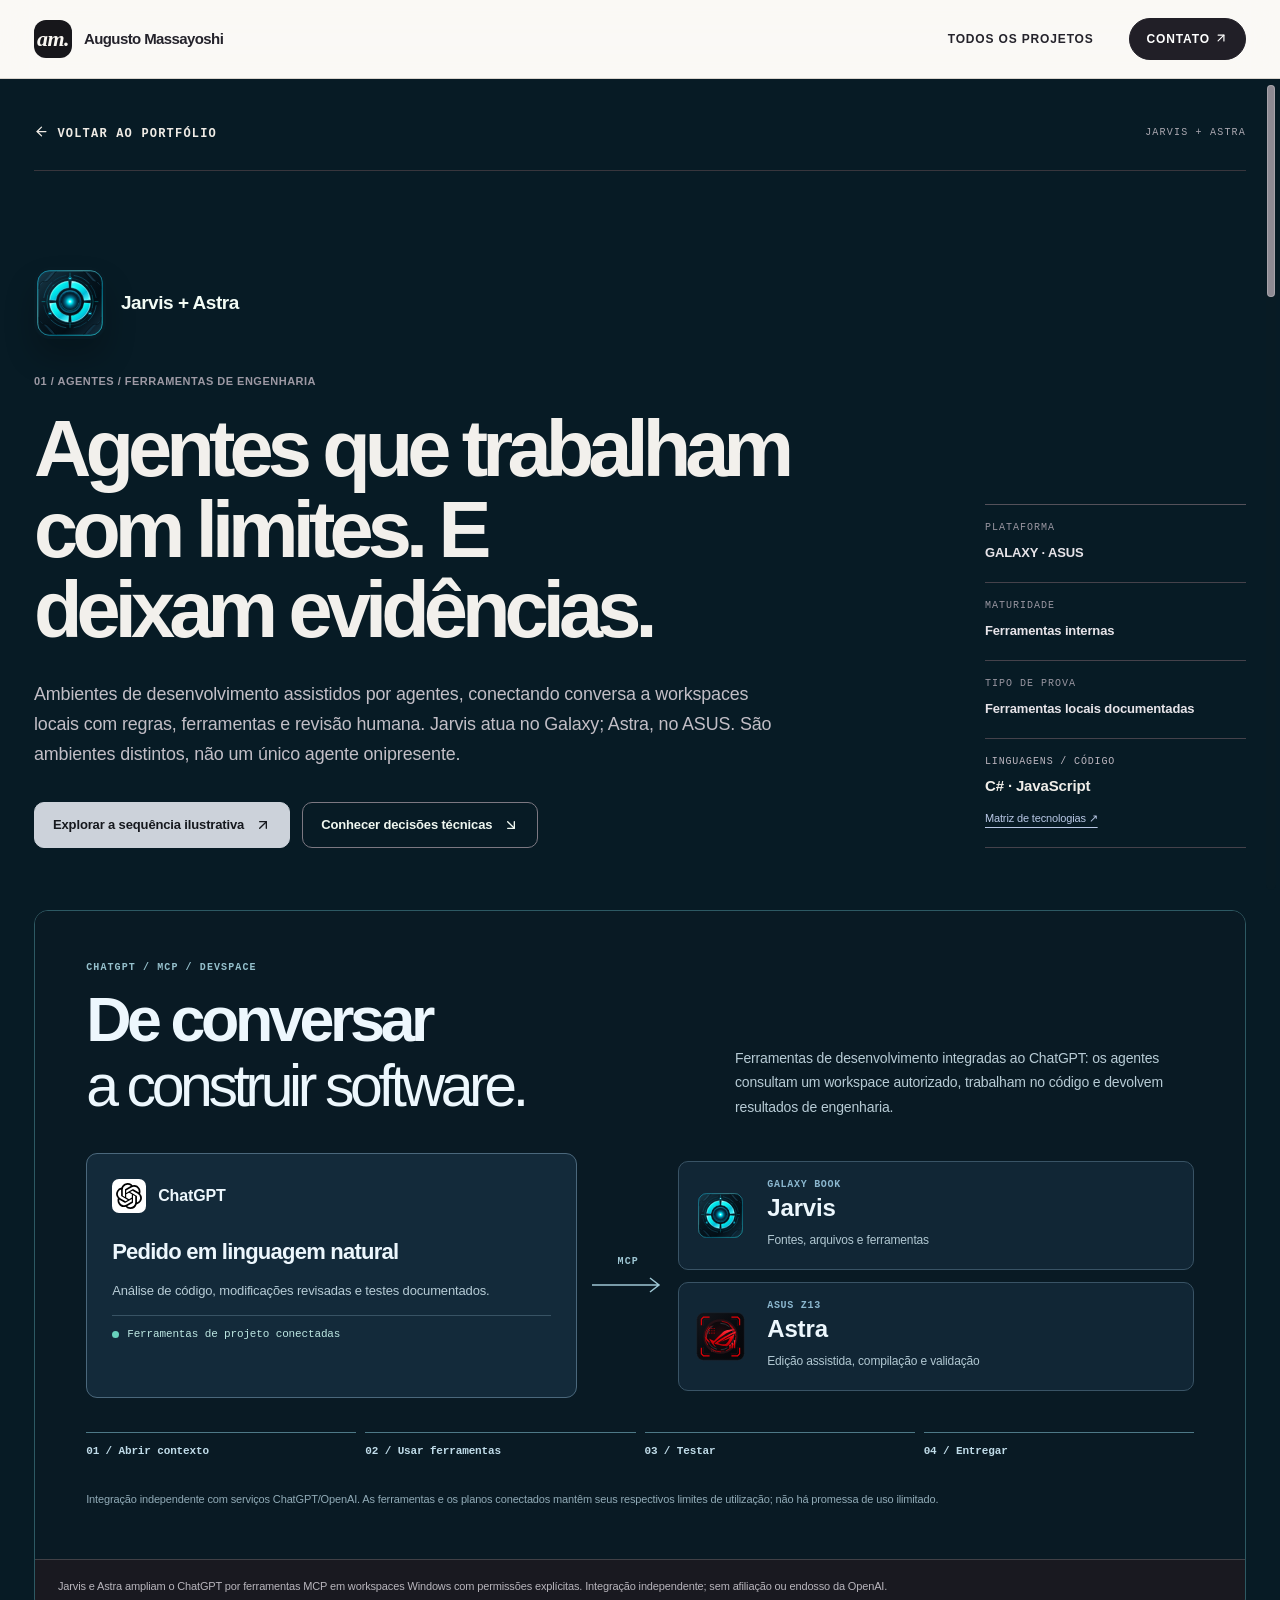
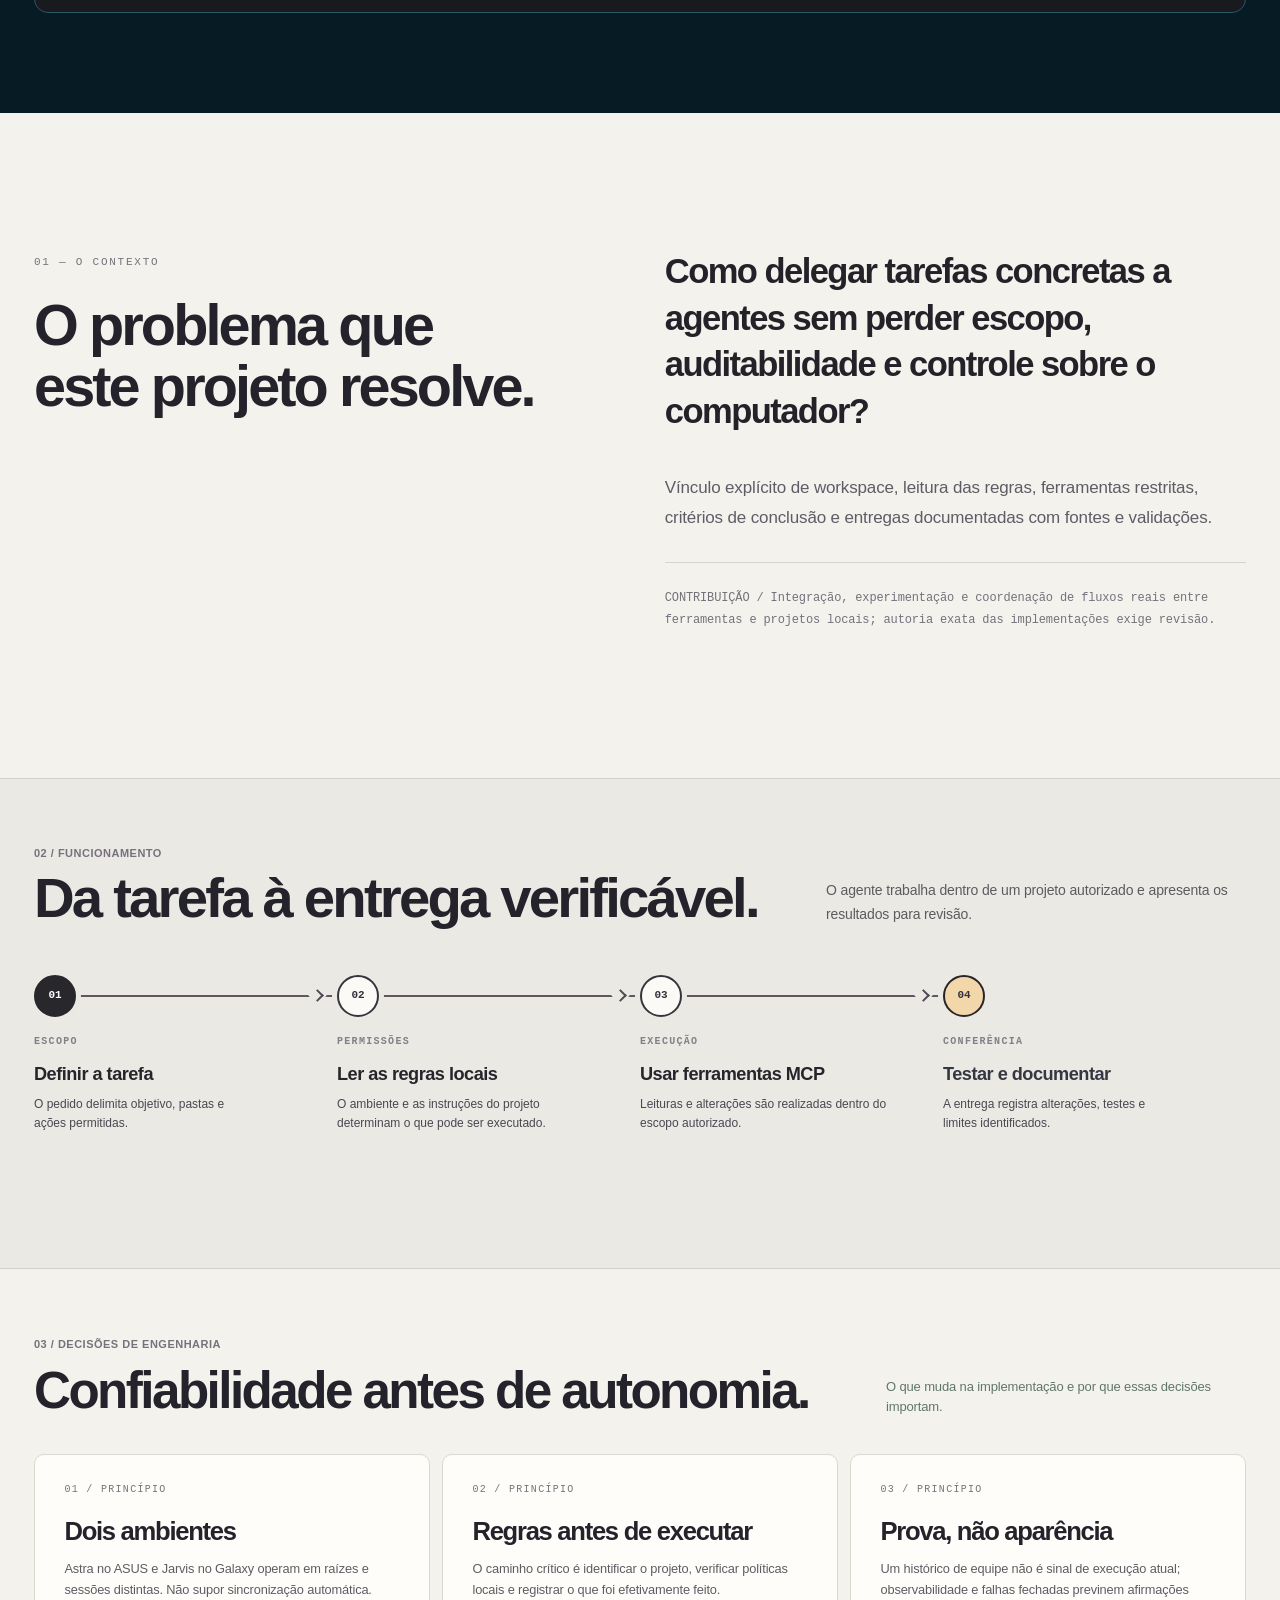
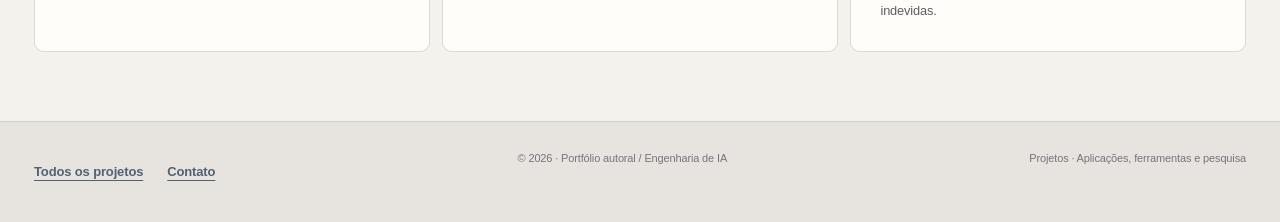
<file: site-v16/cases/index.html>
<!doctype html>
<html lang="pt-BR">
<head>
<meta charset="utf-8">
<meta name="viewport" content="width=device-width,initial-scale=1">
<meta name="color-scheme" content="light dark"><link rel="icon" type="image/svg+xml" href="../assets/favicon-am.svg">
<meta name="theme-color" media="(prefers-color-scheme: dark)" content="#17191E">
<meta name="theme-color" media="(prefers-color-scheme: light)" content="#F4F2EE">
<meta name="description" content="Estudos de caso do portfólio de Augusto Massayoshi: funcionamento, arquitetura, tecnologias, evidências e decisões de engenharia.">
<meta name="robots" content="index,follow,max-image-preview:large">
<link rel="canonical" href="https://qedxyzyt-dot.github.io/cases/">
<meta property="og:type" content="article">
<meta property="og:locale" content="pt_BR">
<meta property="og:site_name" content="Portfólio · Augusto Massayoshi">
<meta property="og:title" content="Projetos e estudos de caso · Augusto Massayoshi">
<meta property="og:description" content="Arquitetura, tecnologias, funcionamento e evidências dos projetos de engenharia de IA e software.">
<meta property="og:image" content="https://qedxyzyt-dot.github.io/assets/og-portfolio-v16.png">
<meta property="og:image:alt" content="Portfólio de Augusto Massayoshi · engenharia de IA, aplicações e pesquisa">
<meta name="twitter:card" content="summary_large_image">
<title>Detalhes da aplicação · Portfólio de Engenharia de IA</title>
<link rel="stylesheet" href="../styles.css">
<link rel="stylesheet" href="../premium.css">
<link rel="stylesheet" href="./case.css">
<link rel="stylesheet" href="../atelier.css">
<link rel="stylesheet" href="../scroll-system.css">
<link rel="stylesheet" href="../personality.css">
<link rel="stylesheet" href="./voice-pill.css">
<link rel="stylesheet" href="./owner-proof.css">
<link rel="stylesheet" href="./clickfx-demo.css">
<link rel="stylesheet" href="./case-refresh.css">
<link rel="stylesheet" href="./case-special-v9.css">
<link rel="stylesheet" href="./flow-v11.css">
<link rel="stylesheet" href="./lost-time-editorial-v11.css">
<link rel="stylesheet" href="./fuvest-detail-v12.css">
<link rel="stylesheet" href="./playstore-originals-v12.css">
<link rel="stylesheet" href="./iee-brand-v12.css">
<link rel="stylesheet" href="./lost-time-pixel9-v12.css">
<link rel="stylesheet" href="../auto-theme-v12.css">
<link rel="stylesheet" href="../design-refine-v13.css">
<link rel="stylesheet" href="../design-polish-v14.css">
<link rel="stylesheet" href="../editorial-quality-v21.css">
<link rel="stylesheet" href="../editorial-quality-v22.css">
<link rel="stylesheet" href="./flow-v24.css">
<link rel="stylesheet" href="./voice-control-evidence.css">
<script src="../scroll-system.js" defer></script>
<script src="../atelier.js" defer></script><script src="../return-top-v13.js" defer></script>
<script src="./data.js" defer></script><script src="./case.js" defer></script><script src="./personality.js" defer></script><script src="./voice-pill.js" defer></script><script src="./editorial.js" defer></script><script src="./clickfx-demo.js" defer></script><script src="./case-special-v9.js" defer></script><script src="./fuvest-detail-v12.js" defer></script><script src="./playstore-originals-v12.js" defer></script><script src="./lost-time-pixel9-v12.js" defer></script><script src="../inline-arrows-v14.js" defer></script>
</head>
<body>
<div class="scroll-progress" aria-hidden="true"><span id="scroll-progress-line"></span></div>
<a class="back-to-top" href="#conteudo" aria-label="Voltar ao início da página"><img class="ui-inline-arrow" src="../assets/projects/ui-arrow-up-right.svg" alt="" width="16" height="16" aria-hidden="true"><span>Voltar ao início</span></a>
<a class="skip" href="#conteudo">Ir aos detalhes da aplicação</a>
<header class="case-header">
 <nav class="case-nav wrap" aria-label="Navegação principal">
  <a class="case-brand" href="../index.html#inicio"><span>am.</span> <strong>Augusto Massayoshi</strong></a>
  <div><a href="../index.html#projetos">Todos os projetos</a><a href="../index.html#contato" class="case-nav-cta">Contato <img class="ui-inline-arrow" src="../assets/projects/ui-arrow-up-right.svg" alt="" aria-hidden="true" width="14" height="14"></a></div>
  <button type="button" class="nav-menu-toggle" id="nav-menu-toggle" data-icon-base="../assets/projects/" aria-expanded="false" aria-controls="mobile-nav" aria-label="Abrir menu de navegação"><img src="../assets/projects/ui-menu.svg" alt="" width="22" height="22"></button>
 </nav>
 <nav class="mobile-nav" id="mobile-nav" aria-label="Navegação dos projetos" hidden><a href="../index.html#projetos">Projetos</a><a href="../index.html#tecnologias">Tecnologias</a><a href="../index.html#metodo">Como trabalho</a><a href="../index.html#formacao">Formação</a><a href="../index.html#contato">Contato</a></nav>
</header>
<main id="conteudo" tabindex="-1">
 <section class="case-hero" aria-labelledby="case-title">
  <div class="case-hero-ambient" aria-hidden="true"></div>
  <div class="wrap">
   <div class="case-crumb"><a href="../index.html#projetos"><img class="ui-inline-arrow case-arrow-left" src="../assets/projects/ui-arrow-left.svg" alt="" aria-hidden="true" width="15" height="15"> Voltar ao portfólio</a><span id="case-crumb-label"></span></div>
   <div class="case-heading-grid">
    <div><p class="case-eyebrow" id="case-eyebrow"></p><h1 id="case-title"></h1><p class="case-intro" id="case-intro"></p><div class="case-heading-actions" id="case-actions"></div></div>
    <aside class="case-facts" aria-label="Informações do projeto"><div><small>PLATAFORMA</small><strong id="case-platform"></strong></div><div><small>MATURIDADE</small><strong id="case-status"></strong></div><div><small>TIPO DE PROVA</small><strong>Documentação de engenharia + visual conceitual</strong></div></aside>
   </div>
   <figure class="case-artframe"><div class="case-art" id="case-art"><p>Preparando visualização contextual do projeto…</p></div><figcaption>Ilustração explicativa, distinta de capturas reais e de medições científicas. Evidências verificadas são identificadas quando disponíveis.</figcaption></figure>
  </div>
 </section>
 
 <section class="vc-showcase" id="vc-showcase" aria-labelledby="vc-showcase-title" hidden>
  <div class="vc-showcase-inner">
   <p class="vc-showcase-kicker">VOICE CONTROL / PTC 3528 / CAPTURAS REAIS</p>
   <h2 id="vc-showcase-title">Do laboratório à interface Windows.</h2>
   <p class="vc-showcase-intro">Imagens reais do aplicativo Voice Control versão 0.2.61 em execução durante a preparação da apresentação acadêmica. As capturas mostram controles e indicadores da interface, sem substituir comparações auditivas ou métricas medidas em ensaios controlados.</p>
   <div class="vc-showcase-grid">
    <figure class="vc-showcase-shot">
     <a href="../assets/evidence/voice-control-w261-mixer.png" target="_blank" rel="noopener noreferrer" aria-label="Ampliar captura real da aba Mixer do Voice Control">
      <img src="../assets/evidence/voice-control-w261-mixer.png" loading="lazy" width="1908" height="830" alt="Interface real Voice Control 0.2.61, aba Mixer, dispositivo de microfone e gráfico dos sinais de entrada bruta e áudio tratado">
     </a>
     <figcaption><small>01 / MIXER · CAPTURA REAL W261</small><strong>Entrada e áudio tratado.</strong><span>Seleção de microfone, controles de monitoramento e curvas diferenciadas por cor.</span></figcaption>
    </figure>
    <figure class="vc-showcase-shot">
     <a href="../assets/evidence/voice-control-w261-effects.png" target="_blank" rel="noopener noreferrer" aria-label="Ampliar captura real da aba Efeitos do Voice Control">
      <img src="../assets/evidence/voice-control-w261-effects.png" loading="lazy" width="1908" height="835" alt="Interface real Voice Control 0.2.61, aba Efeitos, equalizador, compressor e limitador">
     </a>
     <figcaption><small>02 / EFEITOS · CAPTURA REAL W261</small><strong>Equalização e dinâmica.</strong><span>Controles de EQ, compressor e limitador integrados ao processamento de áudio.</span></figcaption>
    </figure>
   </div>
   <p class="vc-showcase-note">Capturas obtidas no ASUS em 16/11/2026. Os indicadores gráficos representam a telemetria da interface, não uma validação independente de redução de ruído ou latência ponta a ponta.</p>
   <aside class="vc-download" aria-labelledby="vc-download-title">
    <div class="vc-download-copy"><span class="vc-download-meta">WINDOWS 10/11 · 64 BITS · PROTÓTIPO ACADÊMICO</span>
      <h3 id="vc-download-title">Instalador do Voice Control</h3>
      <p>Versão 0.2.61 · 80,6 MB. O aplicativo utiliza o VB-CABLE, instalado separadamente pelo fornecedor oficial, e pode exigir reinicialização do Windows. Arquivo de distribuição sem assinatura digital de editor validada.</p>
    </div>
    <a href="https://github.com/Kasajizoo/voice-control-releases/releases/download/v0.2.61/VoiceControl-Setup.exe" target="_blank" rel="noopener noreferrer">Baixar instalador (Windows) <span aria-hidden="true">↗</span></a>
   </aside>
  </div>
 </section>
 <section class="case-story wrap" aria-labelledby="challenge-title">
  <div class="case-story-index"><span>01 — O CONTEXTO</span><h2 id="challenge-title">O problema que este projeto resolve.</h2></div>
  <div class="case-story-body"><p class="case-big-question" id="case-question"></p><p class="case-decision" id="case-decision"></p><p class="case-role" id="case-role"></p></div>
 </section>
 <section class="case-architecture" aria-labelledby="architecture-title"><div class="wrap"><div class="case-section-head"><div><p class="case-kicker">02 / FUNCIONAMENTO</p><h2 id="architecture-title"></h2></div><p class="case-flow-intro"></p></div><ol class="case-process" id="case-process"></ol></div></section>
 <section class="case-thinking wrap" aria-labelledby="details-title"><div class="case-section-head"><div><p class="case-kicker">03 / DECISÕES DE ENGENHARIA</p><h2 id="details-title">Decisões que mudam o resultado.</h2></div><p>O que muda na implementação e por que essas decisões importam.</p></div><div class="case-pillar-grid" id="case-pillars"></div></section>
</main>
<footer class="case-footer"><div class="wrap"><nav class="case-footer-links" aria-label="Navegação após o projeto"><a href="../index.html#projetos">Todos os projetos</a><a href="../index.html#contato">Contato</a></nav><span>© 2026 · Portfólio autoral / Engenharia de IA</span><span>Projetos · Aplicações, ferramentas e pesquisa</span></div></footer>
</body></html>
</file>
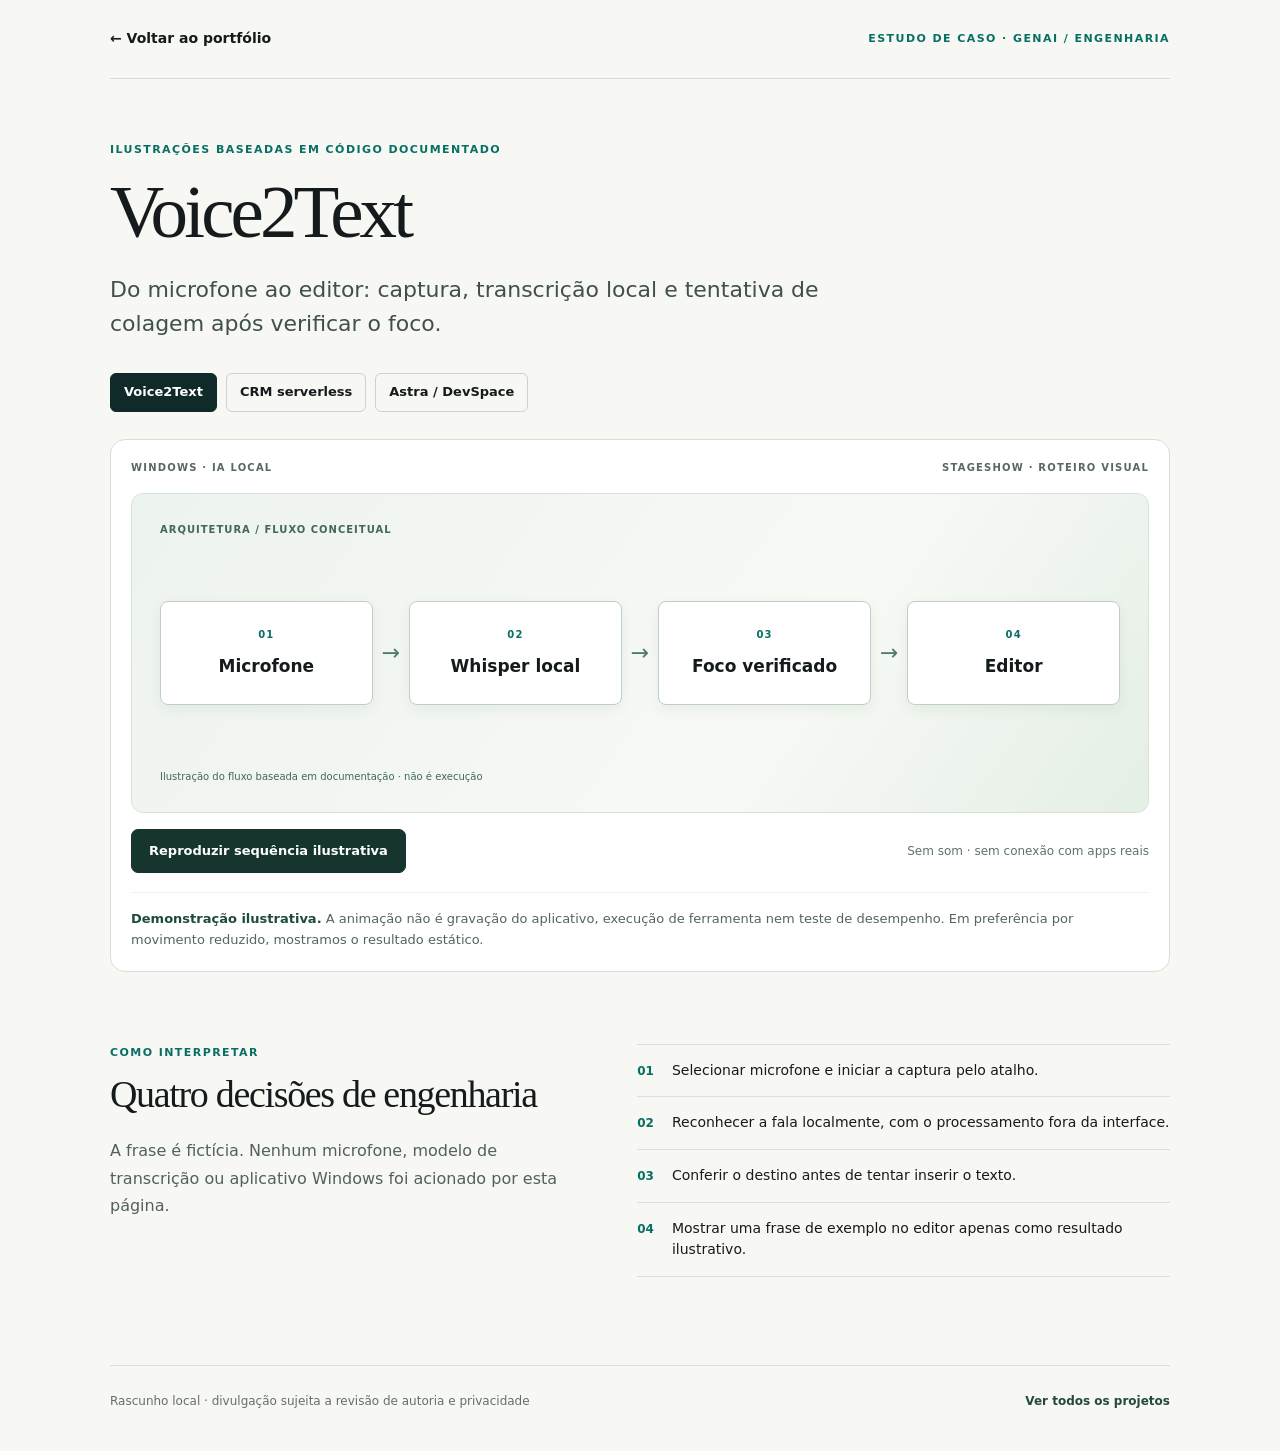
<file: site-v16/demos/index.html>
<!doctype html>
<html lang="pt-BR">
<head>
  <meta charset="UTF-8">
  <meta name="viewport" content="width=device-width, initial-scale=1">
  <meta name="color-scheme" content="light">
  <meta name="robots" content="noindex, nofollow">
  <meta name="description" content="Estudo visual ilustrativo de engenharia de software e IA, baseado em projetos documentados.">
  <title>Demonstrações ilustrativas | Portfólio GenAI</title>
  <script type="module" crossorigin src="./assets/index-BHUl8wtw.js"></script>
  <link rel="stylesheet" crossorigin href="./assets/index-hvhzjR6e.css">
</head>
<body>
  <div id="root"><main style="max-width:720px;margin:5rem auto;padding:1.5rem;font:16px/1.5 system-ui"><h1>Demonstração ilustrativa</h1><p>Esta página descreve uma apresentação conceitual baseada em código e documentação. Não é uma gravação do aplicativo.</p><p><a href="../index.html#projetos">Voltar aos projetos</a></p></main></div>
</body>
</html>
</file>
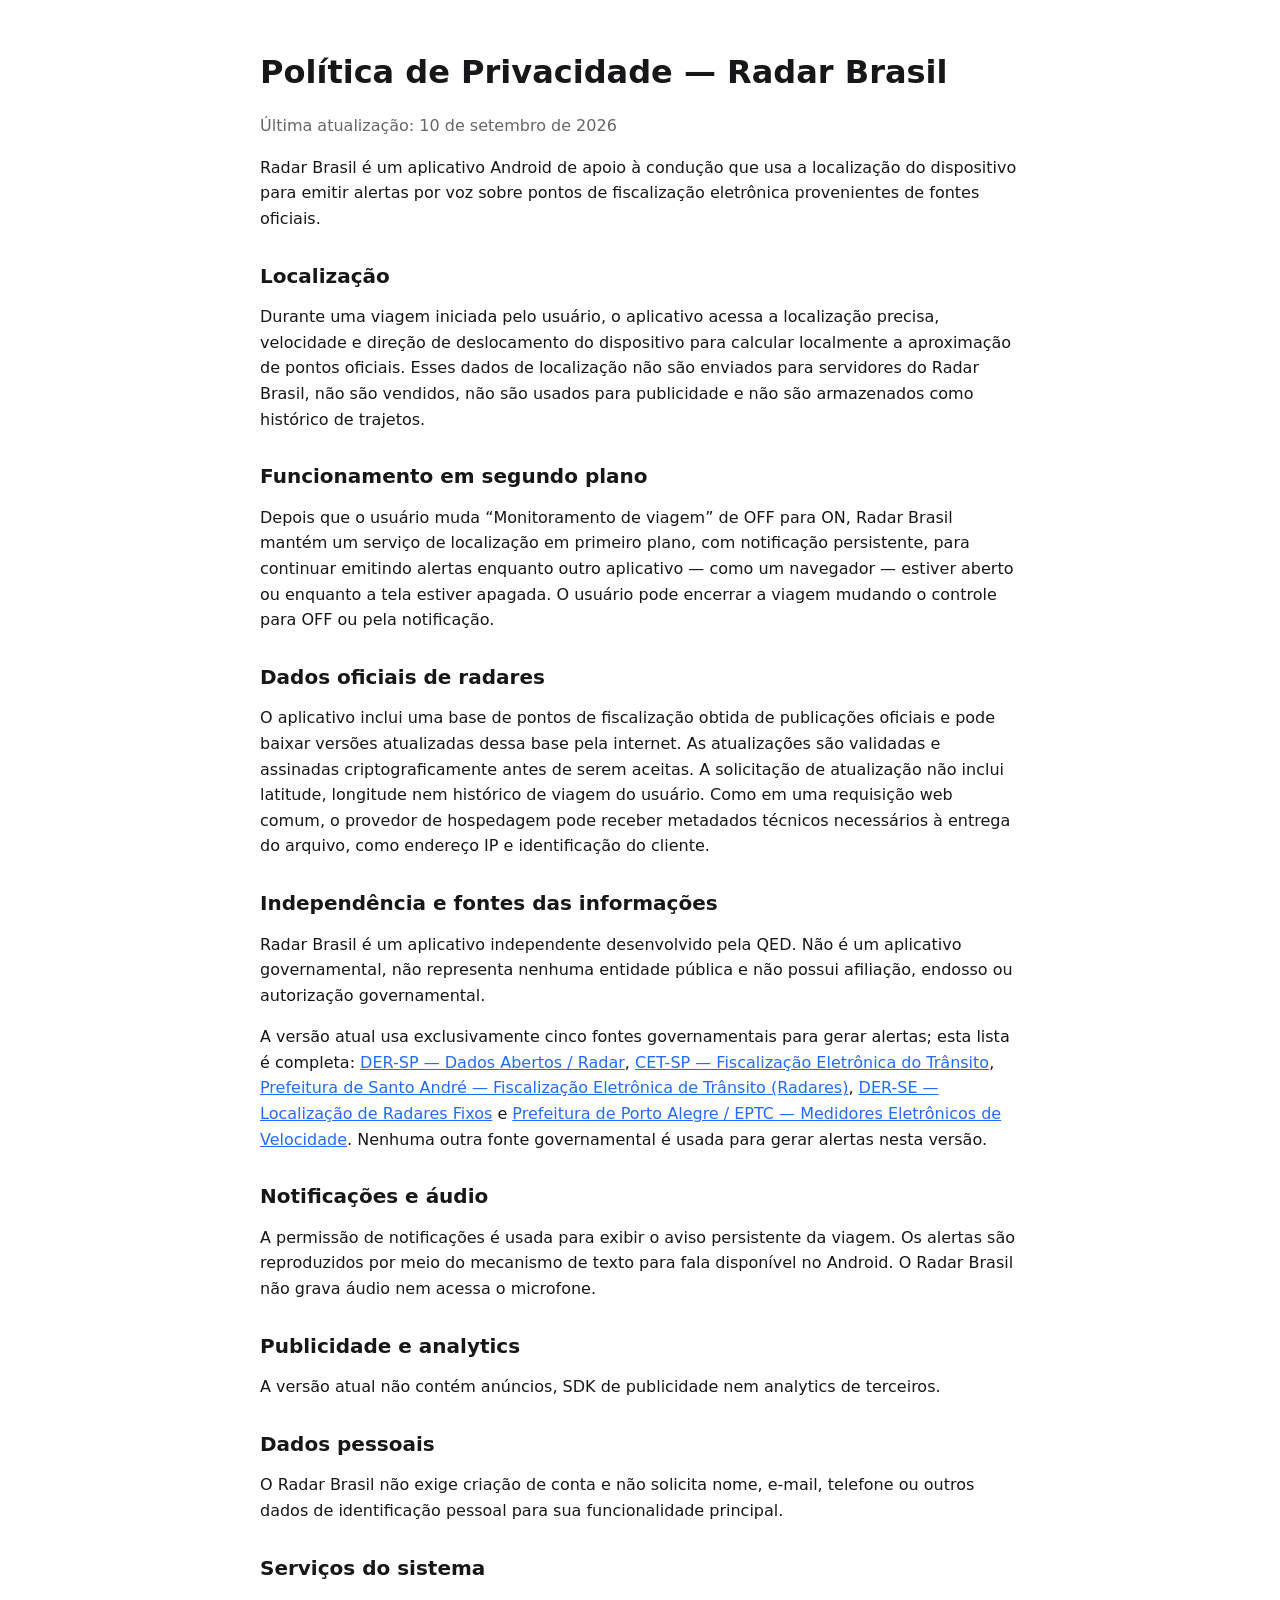
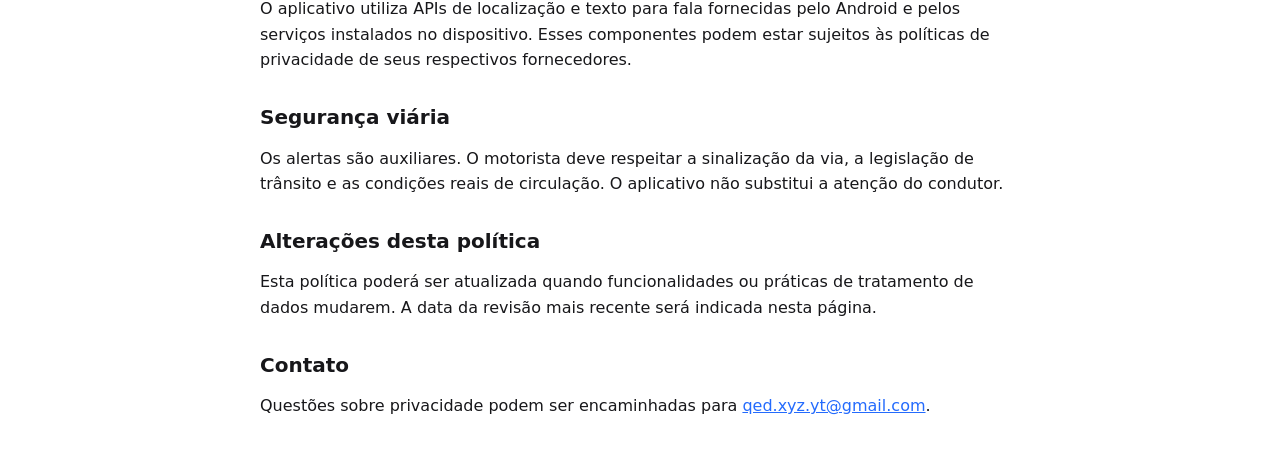
<file: radar-brasil/privacy.html>
<!doctype html>
<html lang="pt-BR">
<head>
  <meta charset="utf-8">
  <meta name="viewport" content="width=device-width,initial-scale=1">
  <meta name="description" content="Política de Privacidade do aplicativo Radar Brasil.">
  <title>Política de Privacidade — Radar Brasil</title>
  <style>
    body{font-family:system-ui,-apple-system,Segoe UI,sans-serif;max-width:760px;margin:0 auto;padding:32px 20px;line-height:1.6;color:#17171a;background:#fff}
    h1,h2{line-height:1.2} h1{font-size:2rem} h2{margin-top:2rem;font-size:1.25rem} .muted{color:#666}
    a{color:#246bfd}
  </style>
</head>
<body>
  <h1>Política de Privacidade — Radar Brasil</h1>
  <p class="muted">Última atualização: 10 de setembro de 2026</p>

  <p>Radar Brasil é um aplicativo Android de apoio à condução que usa a localização do dispositivo para emitir alertas por voz sobre pontos de fiscalização eletrônica provenientes de fontes oficiais.</p>

  <h2>Localização</h2>
  <p>Durante uma viagem iniciada pelo usuário, o aplicativo acessa a localização precisa, velocidade e direção de deslocamento do dispositivo para calcular localmente a aproximação de pontos oficiais. Esses dados de localização não são enviados para servidores do Radar Brasil, não são vendidos, não são usados para publicidade e não são armazenados como histórico de trajetos.</p>

  <h2>Funcionamento em segundo plano</h2>
  <p>Depois que o usuário muda “Monitoramento de viagem” de OFF para ON, Radar Brasil mantém um serviço de localização em primeiro plano, com notificação persistente, para continuar emitindo alertas enquanto outro aplicativo — como um navegador — estiver aberto ou enquanto a tela estiver apagada. O usuário pode encerrar a viagem mudando o controle para OFF ou pela notificação.</p>

  <h2>Dados oficiais de radares</h2>
  <p>O aplicativo inclui uma base de pontos de fiscalização obtida de publicações oficiais e pode baixar versões atualizadas dessa base pela internet. As atualizações são validadas e assinadas criptograficamente antes de serem aceitas. A solicitação de atualização não inclui latitude, longitude nem histórico de viagem do usuário. Como em uma requisição web comum, o provedor de hospedagem pode receber metadados técnicos necessários à entrega do arquivo, como endereço IP e identificação do cliente.</p>

  <h2>Independência e fontes das informações</h2>
  <p>Radar Brasil é um aplicativo independente desenvolvido pela QED. Não é um aplicativo governamental, não representa nenhuma entidade pública e não possui afiliação, endosso ou autorização governamental.</p>
  <p>A versão atual usa exclusivamente cinco fontes governamentais para gerar alertas; esta lista é completa: <a href="https://dadosabertos.sp.gov.br/dataset/radar">DER-SP — Dados Abertos / Radar</a>, <a href="https://www.cetsp.com.br/consultas/fiscalizacao-eletronica-do-transito.aspx">CET-SP — Fiscalização Eletrônica do Trânsito</a>, <a href="https://portais.santoandre.sp.gov.br/observatoriomob/fiscalizacao-eletronica-de-transito-radares/">Prefeitura de Santo André — Fiscalização Eletrônica de Trânsito (Radares)</a>, <a href="https://der.se.gov.br/localizacao-de-radares-fixos/">DER-SE — Localização de Radares Fixos</a> e <a href="https://prefeitura.poa.br/eptc/medidores-eletronicos-de-velocidade">Prefeitura de Porto Alegre / EPTC — Medidores Eletrônicos de Velocidade</a>. Nenhuma outra fonte governamental é usada para gerar alertas nesta versão.</p>

  <h2>Notificações e áudio</h2>
  <p>A permissão de notificações é usada para exibir o aviso persistente da viagem. Os alertas são reproduzidos por meio do mecanismo de texto para fala disponível no Android. O Radar Brasil não grava áudio nem acessa o microfone.</p>

  <h2>Publicidade e analytics</h2>
  <p>A versão atual não contém anúncios, SDK de publicidade nem analytics de terceiros.</p>

  <h2>Dados pessoais</h2>
  <p>O Radar Brasil não exige criação de conta e não solicita nome, e-mail, telefone ou outros dados de identificação pessoal para sua funcionalidade principal.</p>

  <h2>Serviços do sistema</h2>
  <p>O aplicativo utiliza APIs de localização e texto para fala fornecidas pelo Android e pelos serviços instalados no dispositivo. Esses componentes podem estar sujeitos às políticas de privacidade de seus respectivos fornecedores.</p>

  <h2>Segurança viária</h2>
  <p>Os alertas são auxiliares. O motorista deve respeitar a sinalização da via, a legislação de trânsito e as condições reais de circulação. O aplicativo não substitui a atenção do condutor.</p>

  <h2>Alterações desta política</h2>
  <p>Esta política poderá ser atualizada quando funcionalidades ou práticas de tratamento de dados mudarem. A data da revisão mais recente será indicada nesta página.</p>

  <h2>Contato</h2>
  <p>Questões sobre privacidade podem ser encaminhadas para <a href="mailto:qed.xyz.yt@gmail.com">qed.xyz.yt@gmail.com</a>.</p>
</body>
</html>
</file>
<file: styles.css>
:root {
  --bg: #f6f7f4;
  --surface: #ffffff;
  --ink: #111827;
  --muted: #5b6472;
  --line: #d9dee5;
  --soft-line: #e9edf1;
  --accent: #0f5f78;
  --accent-strong: #0a4457;
  --accent-soft: #dff0f4;
  --signal: #d64f38;
  --max: 1180px;
  --radius: 24px;
  --shadow: 0 18px 50px rgba(17, 24, 39, 0.07);
}

* {
  box-sizing: border-box;
}

html {
  scroll-behavior: smooth;
}

body {
  margin: 0;
  background: var(--bg);
  color: var(--ink);
  font-family: Inter, ui-sans-serif, system-ui, -apple-system, BlinkMacSystemFont, "Segoe UI", sans-serif;
  font-size: 16px;
  line-height: 1.6;
  text-rendering: optimizeLegibility;
}

a {
  color: inherit;
}

a:focus-visible,
button:focus-visible {
  outline: 3px solid rgba(15, 95, 120, 0.35);
  outline-offset: 4px;
}

.container {
  width: min(var(--max), calc(100% - 40px));
  margin: 0 auto;
}

.site-header {
  position: sticky;
  top: 0;
  z-index: 20;
  border-bottom: 1px solid rgba(217, 222, 229, 0.82);
  background: rgba(246, 247, 244, 0.92);
  backdrop-filter: blur(14px);
}

.nav {
  min-height: 72px;
  display: flex;
  align-items: center;
  justify-content: space-between;
  gap: 28px;
}

.brand {
  display: inline-flex;
  align-items: center;
  gap: 11px;
  color: var(--ink);
  text-decoration: none;
  font-weight: 760;
  letter-spacing: -0.02em;
}

.brand-mark {
  width: 30px;
  height: 30px;
  display: grid;
  place-items: center;
  border-radius: 9px;
  background: var(--ink);
  color: white;
  font-size: 12px;
  font-weight: 800;
  letter-spacing: 0.06em;
}

.nav-links {
  display: flex;
  align-items: center;
  gap: 24px;
  flex-wrap: wrap;
}

.nav-links a {
  color: var(--muted);
  text-decoration: none;
  font-size: 14px;
  font-weight: 650;
}

.nav-links a:hover {
  color: var(--ink);
}

.nav-links .nav-cta {
  min-height: 42px;
  display: inline-flex;
  align-items: center;
  padding: 0 16px;
  border: 1px solid var(--ink);
  border-radius: 999px;
  color: var(--ink);
}

.hero {
  padding: 92px 0 76px;
}

.hero-grid {
  display: grid;
  grid-template-columns: minmax(0, 1.2fr) minmax(340px, 0.8fr);
  gap: 72px;
  align-items: center;
}

.eyebrow {
  margin: 0 0 18px;
  color: var(--accent);
  font-size: 13px;
  font-weight: 800;
  letter-spacing: 0.13em;
  text-transform: uppercase;
}

.hero h1 {
  max-width: 850px;
  margin: 0;
  font-size: clamp(46px, 7vw, 86px);
  line-height: 0.98;
  letter-spacing: -0.055em;
  font-weight: 780;
}

.hero .lead {
  max-width: 720px;
  margin: 26px 0 0;
  color: var(--muted);
  font-size: clamp(19px, 2vw, 23px);
  line-height: 1.55;
}

.hero-actions {
  display: flex;
  gap: 12px;
  flex-wrap: wrap;
  margin-top: 34px;
}

.button {
  min-height: 50px;
  display: inline-flex;
  align-items: center;
  justify-content: center;
  gap: 9px;
  padding: 0 20px;
  border: 1px solid var(--ink);
  border-radius: 999px;
  text-decoration: none;
  font-weight: 750;
}

.button.primary {
  background: var(--ink);
  color: white;
}

.button.secondary {
  background: transparent;
  color: var(--ink);
}

.button:hover {
  transform: translateY(-1px);
}

.hero-note {
  margin: 26px 0 0;
  color: var(--muted);
  font-size: 14px;
}

.hero-visual {
  min-height: 430px;
  position: relative;
  overflow: hidden;
  border: 1px solid var(--line);
  border-radius: 32px;
  background:
    linear-gradient(var(--soft-line) 1px, transparent 1px),
    linear-gradient(90deg, var(--soft-line) 1px, transparent 1px),
    var(--surface);
  background-size: 36px 36px;
  box-shadow: var(--shadow);
}

.hero-visual svg {
  width: 100%;
  height: 100%;
  min-height: 430px;
  display: block;
}

.metrics-strip {
  margin-top: 28px;
  display: grid;
  grid-template-columns: repeat(3, minmax(0, 1fr));
  gap: 10px;
}

.metric {
  padding: 16px 18px;
  border-top: 1px solid var(--line);
}

.metric strong {
  display: block;
  font-size: 22px;
  letter-spacing: -0.03em;
}

.metric span {
  color: var(--muted);
  font-size: 13px;
}

.section {
  padding: 88px 0;
}

.section + .section {
  border-top: 1px solid var(--line);
}

.section-heading {
  display: grid;
  grid-template-columns: 0.72fr 1.28fr;
  gap: 60px;
  align-items: start;
  margin-bottom: 50px;
}

.section-heading h2 {
  margin: 0;
  font-size: clamp(34px, 5vw, 56px);
  line-height: 1.04;
  letter-spacing: -0.045em;
}

.section-heading p {
  margin: 7px 0 0;
  color: var(--muted);
  font-size: 18px;
  max-width: 650px;
}

.projects {
  display: grid;
  gap: 22px;
}

.project {
  display: grid;
  grid-template-columns: minmax(310px, 0.86fr) minmax(0, 1.14fr);
  min-height: 380px;
  overflow: hidden;
  border: 1px solid var(--line);
  border-radius: var(--radius);
  background: var(--surface);
}

.project:nth-child(even) .project-visual {
  order: 2;
}

.project:nth-child(even) .project-copy {
  order: 1;
}

.project-visual {
  min-height: 360px;
  display: grid;
  place-items: center;
  padding: 34px;
  border-right: 1px solid var(--soft-line);
  background: #eef2f2;
}

.project:nth-child(even) .project-visual {
  border-right: 0;
  border-left: 1px solid var(--soft-line);
}

.project-visual svg {
  width: min(100%, 390px);
  height: auto;
  display: block;
}

.project-copy {
  padding: clamp(34px, 5vw, 62px);
  display: flex;
  flex-direction: column;
  justify-content: center;
}

.project-index {
  color: var(--accent);
  font-size: 12px;
  font-weight: 850;
  letter-spacing: 0.14em;
  text-transform: uppercase;
}

.project h3 {
  margin: 8px 0 11px;
  font-size: clamp(29px, 4vw, 43px);
  line-height: 1.06;
  letter-spacing: -0.04em;
}

.project p {
  margin: 0;
  color: var(--muted);
  font-size: 17px;
  max-width: 650px;
}

.tags {
  display: flex;
  gap: 8px;
  flex-wrap: wrap;
  margin-top: 22px;
}

.tag {
  min-height: 32px;
  display: inline-flex;
  align-items: center;
  padding: 0 11px;
  border: 1px solid var(--line);
  border-radius: 999px;
  color: #344152;
  font-size: 12px;
  font-weight: 700;
}

.project-links {
  display: flex;
  gap: 17px;
  flex-wrap: wrap;
  margin-top: 25px;
}

.project-links a {
  color: var(--accent-strong);
  font-weight: 760;
  text-underline-offset: 4px;
}

.capstone {
  display: grid;
  grid-template-columns: minmax(0, 1.05fr) minmax(330px, 0.95fr);
  gap: 60px;
  align-items: center;
  padding: clamp(35px, 6vw, 76px);
  border: 1px solid var(--line);
  border-radius: 30px;
  background: var(--ink);
  color: white;
}

.capstone .eyebrow {
  color: #8bd0df;
}

.capstone h2 {
  margin: 0;
  font-size: clamp(36px, 5vw, 58px);
  line-height: 1.04;
  letter-spacing: -0.045em;
}

.capstone p {
  margin: 22px 0 0;
  color: #c9d2dc;
  font-size: 18px;
}

.capstone ul {
  margin: 26px 0 0;
  padding-left: 1.2em;
  color: #e8edf2;
}

.capstone li + li {
  margin-top: 9px;
}

.capstone-visual {
  min-height: 390px;
  display: grid;
  place-items: center;
  border-radius: 22px;
  background: #0b1018;
  overflow: hidden;
}

.capstone-visual svg {
  width: 100%;
  height: auto;
}

.about-grid {
  display: grid;
  grid-template-columns: 1fr 1fr;
  gap: 60px;
}

.about-grid h2 {
  margin: 0;
  font-size: clamp(34px, 5vw, 54px);
  letter-spacing: -0.04em;
  line-height: 1.05;
}

.about-grid p {
  margin: 0;
  color: var(--muted);
  font-size: 18px;
}

.capability-list {
  margin: 28px 0 0;
  display: grid;
  grid-template-columns: 1fr 1fr;
  gap: 12px 28px;
  padding: 0;
  list-style: none;
}

.capability-list li {
  padding-top: 12px;
  border-top: 1px solid var(--line);
  font-weight: 700;
}

.site-footer {
  padding: 38px 0 46px;
  border-top: 1px solid var(--line);
}

.footer-row {
  display: flex;
  align-items: center;
  justify-content: space-between;
  gap: 24px;
  flex-wrap: wrap;
  color: var(--muted);
  font-size: 14px;
}

.footer-links {
  display: flex;
  gap: 18px;
  flex-wrap: wrap;
}

.footer-links a {
  text-underline-offset: 4px;
}

@media (max-width: 900px) {
  .hero {
    padding-top: 62px;
  }

  .hero-grid,
  .section-heading,
  .capstone,
  .about-grid {
    grid-template-columns: 1fr;
  }

  .hero-grid,
  .section-heading,
  .capstone,
  .about-grid {
    gap: 34px;
  }

  .project,
  .project:nth-child(even) {
    grid-template-columns: 1fr;
  }

  .project-visual,
  .project:nth-child(even) .project-visual {
    order: 1;
    border: 0;
    border-bottom: 1px solid var(--soft-line);
    min-height: 300px;
  }

  .project-copy,
  .project:nth-child(even) .project-copy {
    order: 2;
  }
}

@media (max-width: 680px) {
  .container {
    width: min(100% - 26px, var(--max));
  }

  .site-header {
    position: static;
  }

  .nav {
    min-height: 66px;
  }

  .nav-links a:not(.nav-cta) {
    display: none;
  }

  .hero {
    padding: 48px 0 56px;
  }

  .hero h1 {
    font-size: clamp(42px, 14vw, 64px);
  }

  .hero-visual {
    min-height: 340px;
  }

  .hero-visual svg {
    min-height: 340px;
  }

  .metrics-strip {
    grid-template-columns: 1fr;
  }

  .section {
    padding: 62px 0;
  }

  .project-copy {
    padding: 30px 24px 34px;
  }

  .project-visual {
    padding: 22px;
    min-height: 260px;
  }

  .capstone {
    padding: 30px 22px;
  }

  .capstone-visual {
    min-height: 300px;
  }

  .capability-list {
    grid-template-columns: 1fr;
  }
}

@media (prefers-reduced-motion: reduce) {
  html {
    scroll-behavior: auto;
  }

  .button:hover {
    transform: none;
  }
}
</file>
<file: site-v16/styles.css>
:root {
  --bg: #f7f7f4;
  --surface: #ffffff;
  --surface-alt: #efefeb;
  --ink: #151b1c;
  --subtle: #4b5758;
  --faint: #6a7776;
  --line: #dadeda;
  --accent: #526173;
  --accent-dark: #3E4C60;
  --deep: #102a29;
  --deep-border: #31504b;
  --serif: Georgia, "Times New Roman", serif;
  --sans: Inter, -apple-system, BlinkMacSystemFont, "Segoe UI", Arial, sans-serif;
  --radius: 12px;
}
* { box-sizing: border-box; }
html { scroll-behavior: smooth; scroll-padding-top: 88px; }
body { margin: 0; background: var(--bg); color: var(--ink); font-family: var(--sans); font-size: 16px; line-height: 1.55; -webkit-font-smoothing: antialiased; }
a { color: inherit; }
button,input { font: inherit; }
a:focus-visible,button:focus-visible,input:focus-visible { outline: 3px solid #da9764; outline-offset: 3px; }
.wrap { width: min(1160px, calc(100% - 48px)); margin-inline: auto; }
.sr-only { position: absolute; width: 1px; height: 1px; padding: 0; overflow: hidden; clip: rect(0,0,0,0); white-space: nowrap; border: 0; }
.skip { position: fixed; z-index: 20; top: -100px; left: 12px; padding: 12px 20px; background: #fff; }
.skip:focus { top: 8px; }
.site-header { position: sticky; top: 0; z-index: 10; background: rgba(247,247,244,.97); border-bottom: 1px solid var(--line); }
.nav { min-height: 76px; display: flex; justify-content: space-between; align-items: center; gap: 26px; }
.brand { display: inline-flex; align-items: center; gap: 13px; text-decoration: none; font-weight: 750; font-size: 15px; white-space: nowrap; letter-spacing: -.02em; }
.brand-glyph { display: inline-grid; place-items: center; width: 40px; height: 40px; border-radius: 10px; background: var(--deep); color: #f5f6ee; font-family: var(--serif); font-size: 21px; font-weight: 700; letter-spacing: -.06em; }
.nav-links { display: flex; align-items: center; gap: clamp(15px,2.8vw,37px); }
.nav-links a { text-decoration: none; font-size: 13px; font-weight: 650; }
.nav-links a:hover { color: var(--accent); }
.nav-links .nav-contact { padding: 9px 15px; border: 1px solid var(--ink); border-radius: 7px; }
.nav-links .nav-contact:hover { background: var(--deep); color: white; }
.eyebrow { font-size: 11px; font-weight: 800; letter-spacing: .16em; text-transform: uppercase; margin: 0 0 26px; color: var(--accent); }
.hero { display: grid; grid-template-columns: minmax(0, 1.5fr) minmax(310px, .88fr); gap: clamp(35px,6vw,104px); align-items: end; padding-block: clamp(70px,9vw,118px) clamp(75px,8vw,110px); }
.hero h1 { max-width: 800px; font-family: var(--serif); font-size: clamp(47px,5.6vw,83px); font-weight: 500; line-height: 1.08; letter-spacing: -.059em; margin: 0 0 30px; }
.hero h1 span { color: var(--accent); }
.lede { font-size: clamp(17px,1.6vw,20px); color: #3c4b4a; max-width: 720px; line-height: 1.68; margin: 0; }
.lede strong { font-weight: 700; color: var(--ink); }
.hero-actions { display: flex; gap: 12px; flex-wrap: wrap; margin-top: 32px; }
.button { display: inline-flex; align-items: center; justify-content: space-between; gap: 22px; text-decoration: none; min-height: 48px; padding: 0 22px; border: 1px solid var(--ink); border-radius: 7px; font-weight: 700; font-size: 14px; transition: background .16s,color .16s,border-color .16s; }
.button.primary { background: var(--deep); color: #fff; border-color: var(--deep); }
.button.primary:hover { background: var(--accent-dark); }
.button.secondary:hover { background: #e6e9e4; }
.status-dot { display: inline-block; width: 7px; height: 7px; background: var(--accent); border-radius: 100%; vertical-align: 1px; margin-right: 6px; }
.hero-proof { padding: 30px; border: 1px solid #c7d2ca; border-radius: var(--radius); background: #e9efe9; box-shadow: 0 8px 30px rgba(9,45,35,.035); }
.panel-label { margin: 0 0 18px; font-size: 11px; font-weight: 800; letter-spacing: .15em; color: #3f685f; }
.proof-row { display: flex; gap: 15px; padding: 20px 0; border-top: 1px solid #c5d5ce; }
.proof-row > span { font-family: var(--serif); color: var(--accent); font-size: 22px; }
.proof-row strong { display: block; font-size: 15px; margin-bottom: 4px; }
.proof-row small { display: block; color: #48615a; font-size: 13px; line-height: 1.55; }
.panel-foot { border-top: 1px solid #c5d5ce; padding-top: 18px; margin-top: 3px; color: #43685f; font-size: 11px; font-weight: 800; letter-spacing: .08em; }
.panel-foot span { padding-inline: 8px; }
.strip { border-block: 1px solid var(--line); background: var(--surface-alt); }
.strip-inner { display: flex; justify-content: space-between; flex-wrap: wrap; gap: 18px 28px; padding-block: 21px; }
.strip-inner span { font-size: 11px; font-weight: 800; letter-spacing: .11em; color: #566460; }
.section { padding-block: 110px 115px; }
.section-head { display: grid; grid-template-columns: minmax(0,1fr) minmax(260px,360px); gap: 65px; align-items: end; margin-bottom: 42px; }
.section-head .eyebrow { margin-bottom: 14px; }
.section-head h2,.method-layout h2,.contact-inner h2 { margin: 0; font-family: var(--serif); font-weight: 500; line-height: 1.15; font-size: clamp(34px,3.9vw,56px); letter-spacing: -.045em; }
.section-head > p { max-width: 370px; color: var(--subtle); font-size: 15px; margin: 0 0 3px; }
.filter-bar { display: flex; align-items: center; justify-content: space-between; gap: 16px; border-block: 1px solid var(--line); padding: 16px 0; }
.filter-buttons { display: flex; flex-wrap: wrap; gap: 5px; }
.filter { border: 0; background: none; border-radius: 6px; color: var(--subtle); cursor: pointer; min-height: 40px; padding: 0 12px; white-space: nowrap; font-size: 13px; font-weight: 650; }
.filter:hover { background: #e9ece7; color: var(--ink); }
.filter.active { background: var(--deep); color: #fff; }
.search-label { width: min(260px,100%); flex-shrink: 0; }
.search-label input { width: 100%; height: 42px; padding: 0 13px; border: 1px solid #c9cfca; border-radius: 7px; background: white; color: var(--ink); font-size: 13px; }
.search-label input::placeholder { color: #697674; }
.result-count { margin: 16px 0 16px; color: var(--faint); font-size: 12px; font-weight: 650; }
.project-grid { display: grid; grid-template-columns: repeat(3,minmax(0,1fr)); gap: 13px; }
.project { display: flex; flex-direction: column; min-width: 0; background: var(--surface); border: 1px solid var(--line); border-radius: var(--radius); padding: clamp(20px,2.1vw,28px); transition: border-color .15s,transform .15s; }
.project:hover { border-color: #8eb3a7; transform: translateY(-2px); }
.project[hidden] { display: none; }
.project.featured { background: #f1f5ef; border-color: #c8d4cb; }
.project-top { display: flex; flex-wrap: wrap; justify-content: space-between; align-items: start; gap: 8px; min-height: 28px; margin-bottom: 34px; }
.number,.project-type { font-size: 10px; font-weight: 800; letter-spacing: .12em; color: #536c64; }
.phase { border-radius: 5px; padding: 3px 7px; font-size: 10px; font-weight: 800; line-height: 1.45; letter-spacing: .012em; }
.phase-live { color: #07593f; background: #dbeee2; }
.phase-research { color: #4d4b7b; background: #e9e9f5; }
.phase-build { color: #755020; background: #f7eddb; }
.phase-private { color: #4d5f68; background: #e7eef1; }
.phase-mixed { color: #56605a; background: #e9ede6; }
.project-type { margin: 0 0 10px; }
.project h3 { font-family: var(--serif); font-weight: 500; font-size: clamp(28px,2.4vw,36px); line-height: 1.12; margin: 0 0 18px; letter-spacing: -.03em; }
.diagonal { color: var(--accent); font-size: 22px; vertical-align: top; }
.project > p:not(.project-type):not(.project-evidence) { margin: 0 0 24px; font-size: 14px; line-height: 1.65; color: #435251; }
.tech { display: flex; flex-wrap: wrap; gap: 6px; margin-top: auto; margin-bottom: 18px; }
.tech span { padding: 4px 8px; background: #edf0ec; color: #3f5750; border-radius: 3px; font-size: 10px; font-weight: 650; }
.featured .tech span { background: #e3ebe2; }
.project-link { display: inline-block; align-self: flex-start; font-size: 13px; color: var(--accent-dark); font-weight: 750; text-decoration: underline; text-underline-offset: 4px; }
.project-link:hover { color: var(--ink); }
.project-evidence { margin: 0; font-size: 12px; color: #687573; line-height: 1.6; border-top: 1px solid #e0e5e1; padding-top: 13px; }
.empty { background: #eff1ed; border: 1px dashed #a7b3ae; border-radius: 7px; padding: 26px; text-align: center; }
.dark-band { background: var(--deep); color: #eff7f2; padding-block: 115px; }
.method-layout { display: grid; grid-template-columns: 1fr 1fr; gap: clamp(40px,7vw,100px); }
.dark-band .eyebrow { color: #83c1b1; }
.method-layout h2 { max-width: 550px; }
.method-layout > div:first-child > p:last-child { font-size: 17px; line-height: 1.7; color: #bed0c9; max-width: 495px; margin-top: 28px; }
.method-list > div { display: flex; gap: 22px; padding: 24px 0; border-top: 1px solid var(--deep-border); }
.method-list > div:first-child { padding-top: 0; border-top: none; }
.method-list > div > span { font-family: var(--serif); font-size: 22px; color: #88baaa; }
.method-list h3 { margin: 0 0 4px; font-size: 17px; font-weight: 670; }
.method-list p { color: #b9cfc6; margin: 0; font-size: 14px; line-height: 1.6; }
.timeline { list-style: none; padding: 0; margin: 0; border-top: 1px solid var(--line); }
.timeline li { display: grid; grid-template-columns: 190px 1fr; gap: 22px; border-bottom: 1px solid var(--line); padding: 24px 0; }
.timeline time { font-family: var(--serif); font-size: 23px; color: var(--accent-dark); }
.timeline h3 { margin: 0 0 5px; font-size: 17px; }
.timeline p { margin: 0; color: var(--subtle); font-size: 15px; }
.contact-section { padding-block: 80px; background: #dce8de; border-top: 1px solid #c9d9ca; }
.contact-inner { display: flex; justify-content: space-between; align-items: end; gap: 36px; }
.contact-inner h2 { max-width: 685px; }
.contact-inner p:last-child { margin: 18px 0 0; font-size: 14px; color: #465f55; }
.contact-links { display: flex; flex-wrap: wrap; justify-content: flex-start; gap: 18px; align-items: center; }
.contact-links > a:not(.button) { font-size: 14px; font-weight: 700; text-decoration: underline; text-underline-offset: 3px; }
.footer { background: #e9ede8; border-top: 1px solid #d0d8d0; }
.footer .wrap { display: flex; flex-wrap: wrap; justify-content: space-between; gap: 12px; padding-block: 26px; color: #53615a; font-size: 12px; }
.demo-editorial { display:grid; grid-template-columns:minmax(0,1fr) minmax(0,1fr); gap:48px; align-items:start; padding:36px 0 2px; margin-top:38px; border-top:1px solid var(--line); }
.demo-editorial .eyebrow { margin-bottom:14px; }
.demo-editorial h3 { font-family:var(--serif); font-weight:500; font-size:clamp(25px,3vw,36px); line-height:1.16; letter-spacing:-.035em; margin:0 0 13px; }
.demo-editorial p:not(.eyebrow) { font-size:14px; line-height:1.65; color:var(--subtle); margin:0; max-width:475px; }
.demo-editorial p strong { color:var(--ink); }
.demo-editorial-links { display:grid; border-top:1px solid var(--line); }
.demo-editorial-links a { text-decoration:none; display:flex; align-items:center; justify-content:space-between; gap:14px; padding:16px 8px; border-bottom:1px solid var(--line); min-height:56px; }
.demo-editorial-links a:hover { color:var(--accent); background:#f0f5f1; }
.demo-editorial-links a:focus-visible { outline-offset:-3px; }
.demo-editorial-links a span { font-size:14px; font-weight:750; }
.demo-editorial-links a small { color:var(--subtle); font-size:12px; text-align:right; }
@media (max-width:730px) { .demo-editorial { grid-template-columns:1fr; gap:18px; margin-top:30px; padding-top:28px; } .demo-editorial-links a { align-items:start; flex-direction:column; gap:1px; } .demo-editorial-links a small { text-align:left; } }
@media (max-width:1000px) {
  .project-grid { grid-template-columns: repeat(2,minmax(0,1fr)); }
  .hero { grid-template-columns: 1fr; gap: 40px; }
  .hero-proof { max-width: 700px; }
  .contact-inner { align-items: flex-start; flex-direction: column; }
}
@media (max-width:730px) {
  .wrap { width: min(100% - 32px,560px); }
  .nav { min-height: 68px; }
  .brand { font-size: 13px; }
  .nav-links { gap: 14px; }
  .nav-links a:not(.nav-contact) { display: none; }
  .nav-links .nav-contact { padding: 7px 11px; }
  .hero { padding-block: 70px 70px; }
  .hero h1 { font-size: clamp(43px,11vw,68px); }
  .hero-proof { padding: 22px; }
  .section { padding-block: 72px; }
  .section-head,.method-layout { grid-template-columns: 1fr; gap: 19px; }
  .filter-bar { align-items: stretch; flex-direction: column-reverse; }
  .filter-buttons { overflow-x: auto; flex-wrap: nowrap; margin-inline: -4px; padding: 3px 4px 6px; }
  .search-label { width: 100%; }
  .project-grid { grid-template-columns: 1fr; }
  .project-top { margin-bottom: 26px; }
  .project { min-height: 0; }
  .dark-band { padding-block: 72px; }
  .timeline li { grid-template-columns: 1fr; gap: 5px; }
  .contact-section { padding-block: 70px; }
}
@media (prefers-reduced-motion: reduce) {
  html { scroll-behavior: auto; }
  .button,.project { transition: none; }
  .project:hover { transform: none; }
}
</file>
<file: site-v16/premium.css>
/* Portfolio GenAI 2026 — authored editorial design. No third-party assets. */
:root{--canvas:#f5f3ec;--ink:#152029;--deep:#09131c;--lime:#d4ff85;--lavender:#b8b9ff;--muted:#59666a;--green:#285b50;--line:#d9ddd7;--serif:Georgia,"Times New Roman",serif;--sans:"Segoe UI",Inter,system-ui,sans-serif;}
body{background:var(--canvas);color:var(--ink)}
.wrap{width:min(1290px,calc(100% - 64px))}
.site-header{background:rgba(247,247,242,.93);border-bottom:1px solid rgba(21,32,41,.11);backdrop-filter:blur(18px)}
.nav{min-height:78px}.brand{font-weight:800;letter-spacing:-.038em;font-size:16px}
.brand-glyph{border-radius:50%;background:var(--deep);font-style:italic;letter-spacing:-.1em}
.nav-links a{font-size:12px;text-transform:uppercase;letter-spacing:.075em}
.nav-links .nav-contact{background:#d4ff85;border-color:#d4ff85;border-radius:100px;padding:11px 17px}
.nav-links .nav-contact:hover{background:#09131c;border-color:#09131c;color:white}
.hero-next{position:relative;background:#08131b;color:#f2f7f0;overflow:hidden;isolation:isolate}
.hero-next::before{content:"";position:absolute;inset:-65% -20% auto auto;width:85vw;height:120vh;background:radial-gradient(ellipse,rgba(63,117,115,.27),transparent 64%);pointer-events:none}
.hero-next::after{content:"";position:absolute;bottom:-300px;left:-180px;width:650px;height:650px;background:radial-gradient(circle,rgba(104,120,194,.19),transparent 67%);pointer-events:none}
.hero-noise{position:absolute;inset:0;opacity:.15;background-image:radial-gradient(#8aa49e 0.55px,transparent 0.65px);background-size:18px 18px;mask-image:linear-gradient(90deg,transparent,#000);pointer-events:none}
.hero-next-grid{position:relative;z-index:1;display:grid;grid-template-columns:minmax(0,1.1fr) minmax(430px,.9fr);gap:clamp(24px,3vw,60px);align-items:center;padding-block:clamp(85px,9vw,138px) clamp(85px,8vw,130px)}
.hero-kicker,.hero-edition,.hero-footnotes,.hero-art-top,.hero-art-bottom,.art-node>span,.art-index,.art-aside-micro>span{font-family:ui-monospace,SFMono-Regular,Consolas,monospace;letter-spacing:.11em;text-transform:uppercase;font-size:10px}
.hero-kicker{display:flex;align-items:center;gap:12px;color:#b8d2c3;white-space:nowrap}
.signal-dot{width:8px;height:8px;border-radius:50%;background:#d4ff85;box-shadow:0 0 0 4px rgba(212,255,133,.12);display:inline-block;flex-shrink:0}
.hero-edition{border-left:1px solid #425d55;padding-left:11px;color:#8ca79f}
.hero-next h1{font-size:clamp(65px,6.8vw,118px);font-family:var(--sans);font-weight:650;letter-spacing:-.085em;line-height:.98;margin:34px 0 32px;max-width:820px}
.hero-next h1 em{font-family:var(--serif);font-weight:400;color:var(--lime);letter-spacing:-.07em}
.outline-hero{font-weight:520;color:#f2f7f0}
.hero-next-lede{font-size:clamp(17px,1.45vw,21px);line-height:1.63;color:#b2c2bc;max-width:670px;margin:0}.hero-next-lede strong{color:#f2f7f0;font-weight:570}
.hero-next-actions{display:flex;align-items:center;flex-wrap:wrap;gap:25px;margin-top:37px}
.hero-next .hero-primary{min-height:58px;background:var(--lime);color:#0b1b1a;border-color:var(--lime);font-weight:800;border-radius:5px}
.hero-next .hero-primary:hover{background:#eaffbd}
.hero-text-link{color:#f0f6ee;font-size:14px;font-weight:700;text-underline-offset:6px;text-decoration-thickness:1px}
.hero-text-link:hover{color:var(--lime)}
.hero-footnotes{display:flex;gap:15px 28px;flex-wrap:wrap;margin-top:70px;color:#728d87;font-size:10px}
.hero-art{border:1px solid #42605c;background:linear-gradient(140deg,rgba(27,50,58,.98),rgba(10,24,32,.98));min-height:530px;border-radius:18px;box-shadow:0 35px 100px rgba(0,0,0,.24);overflow:hidden}
.hero-art-top,.hero-art-bottom{min-height:51px;padding:16px 22px;display:flex;align-items:center;justify-content:space-between;gap:16px;color:#b5cec4}
.hero-art-top{border-bottom:1px solid rgba(194,218,207,.17)}
.hero-art-top>span:first-child{display:flex;align-items:center;gap:12px}
.hero-art-top .signal-dot{width:5px;height:5px}
.hero-art-bottom{border-top:1px solid rgba(194,218,207,.15);font-size:9px;color:#869e96}
.art-canvas{position:relative;min-height:430px;isolation:isolate}
.art-canvas::before{content:"";inset:0;position:absolute;background-image:linear-gradient(rgba(225,252,237,.045) 1px,transparent 1px),linear-gradient(90deg,rgba(225,252,237,.045) 1px,transparent 1px);background-size:36px 36px;mask-image:linear-gradient(#000,transparent)}
.art-halo{position:absolute;border-radius:50%;border:1px solid rgba(189,246,220,.15);pointer-events:none}
.art-halo-one{height:430px;width:430px;left:12%;top:2%;box-shadow:0 0 0 40px rgba(158,215,196,.018),0 0 0 90px rgba(160,214,201,.014);transform:rotate(-20deg)}
.art-halo-two{height:200px;width:200px;right:-55px;top:120px;border-color:rgba(189,191,255,.26)}
.art-node{position:absolute;z-index:2;border:1px solid rgba(211,246,232,.35);border-radius:9px;background:rgba(17,34,43,.95);padding:18px 20px;box-shadow:0 20px 30px rgba(0,0,0,.22);backdrop-filter:blur(8px)}
.art-node span{display:block;color:#91bdb2;margin-bottom:9px}
.art-node strong{font-size:17px;display:block;color:white;letter-spacing:-.03em}
.art-node small{display:block;color:#9fb3b0;margin-top:5px;font-size:11px}
.art-node-a{top:42px;left:6%;width:48%}
.art-node-b{top:172px;right:5%;width:58%;background:linear-gradient(135deg,#253d3e,#132432);border-color:#c3f88e}
.art-node-b::after{content:"✦";position:absolute;right:15px;top:15px;color:var(--lime);font-size:19px}
.art-node-c{left:5%;bottom:34px;width:55%;border-color:#aaaefa;background:#1a2840}
.art-threads{position:absolute;inset:0;width:100%;height:100%;pointer-events:none}
.art-aside-micro{position:absolute;right:6%;bottom:21px;text-align:right}
.art-aside-micro span{color:#718f8b;font-size:9px;display:block}
.art-aside-micro strong{display:block;margin-top:7px;color:#c0d4ce;font-size:10px;font-weight:600}
.art-index{position:absolute;right:7%;top:20px;color:#60877c}
.strip{background:#0b1b23;color:#cadbd1;border-block:none}
.strip-inner{padding-block:22px;gap:16px 36px}
.strip-inner span{color:#77978e;letter-spacing:.15em;font-size:10px}
.section{padding-block:115px}
.section-head h2{letter-spacing:-.063em;font-family:var(--sans);font-weight:630;font-size:clamp(42px,4.2vw,66px)}
.eyebrow{color:#356b58}
#projetos{padding-top:110px}
#projetos .section-head{margin-bottom:40px}
.filter-bar{border-color:#ccd5ca}
.filter{border-radius:100px}
.filter.active{background:#0c2325}
.search-label input{border-radius:100px}
.project-grid{gap:12px}
.project{border-color:#d6ded5;border-radius:11px;padding:25px;background:#fff;box-shadow:none;transition:transform .25s ease,border-color .25s ease,box-shadow .25s ease}
.project:hover{transform:translateY(-5px);border-color:#92aea3;box-shadow:0 16px 36px rgba(29,51,44,.07)}
.project.featured{background:#fff;border-color:#c7d6c8}
.project h3{font-family:var(--sans);font-weight:700;letter-spacing:-.052em;font-size:clamp(25px,2.15vw,36px)}
.project-top{margin-bottom:28px}
.number,.project-type{font-family:ui-monospace,Consolas,monospace}
.tech span{border-radius:100px}
.project-link{margin-top:12px;text-decoration:none;border-bottom:1px solid currentColor;line-height:1.6}
.project::before{content:"";display:block;width:100%;height:3px;margin-bottom:23px;background:linear-gradient(90deg,#90aca3,transparent)}
.project#crm::before{background:linear-gradient(90deg,#8c91fe,#b2e6d0,transparent)}
.project#voice2text::before{background:linear-gradient(90deg,#e4a089,#7bafdc,transparent)}
.project#lost-time::before{background:linear-gradient(90deg,#efad60,#f0e2a6,transparent)}
.project#select-anywhere::before{background:linear-gradient(90deg,#859ae5,#9cdbc3,transparent)}
.project#iee::before{background:linear-gradient(90deg,#708cc2,#8da9ce,transparent)}
.demo-editorial{margin-top:60px}
.dark-band{background:#0c1920}
.contact-section{background:#dff2dd}
.featured-work{padding-block:110px 125px;background:#f7f7f2}
.featured-work-head{display:flex;justify-content:space-between;align-items:end;gap:30px;margin-bottom:38px}
.featured-work-head .eyebrow{margin-bottom:14px}
.featured-work h2{font-family:var(--sans);font-weight:670;font-size:clamp(42px,5vw,76px);letter-spacing:-.075em;line-height:1.02;margin:0}
.featured-work h2 em{font-family:var(--serif);font-weight:400;color:#3f7764}
.featured-work-head>p{max-width:365px;font-size:15px;color:#637269;line-height:1.7;margin:0}
.feature-showcase{display:grid;grid-template-columns:repeat(12,minmax(0,1fr));gap:16px}
.feature-case{grid-column:span 6;display:flex;flex-direction:column;min-width:0;overflow:hidden;border-radius:15px;background:white;border:1px solid #cdd7d2;box-shadow:0 20px 60px rgba(26,50,45,.045)}
.feature-case.feature-wide{grid-column:span 8}.feature-case.feature-narrow{grid-column:span 4}
.feature-canvas{min-height:320px;position:relative;overflow:hidden;display:flex;align-items:center;justify-content:center;padding:25px;isolation:isolate}
.feature-case .feature-canvas::after{content:"ILUSTRAÇÃO DE ARQUITETURA / NÃO É CAPTURA REAL";position:absolute;bottom:13px;left:17px;font:9px ui-monospace,Consolas,monospace;letter-spacing:.09em;opacity:.73}
.feature-crm .feature-canvas{background:radial-gradient(ellipse at 80% 10%,#3e5375,transparent 50%),linear-gradient(125deg,#152b33,#101928);color:white}
.feature-voice .feature-canvas{background:radial-gradient(circle at 15% 25%,#ffb999 0,transparent 40%),linear-gradient(120deg,#e4e1dc,#d6e0f0)}
.feature-astra .feature-canvas{background:radial-gradient(ellipse at 80% 25%,rgba(180,255,142,.25),transparent 50%),linear-gradient(130deg,#082321,#133c37);color:#e8f3e8}
.feature-android .feature-canvas{background:linear-gradient(125deg,#182c45,#243a58);color:#e7f3f4}
.feature-content{padding:27px 30px 31px;display:flex;flex-direction:column;flex:1}
.feature-metadata{display:flex;justify-content:space-between;gap:16px;align-items:center;color:#75817d;text-transform:uppercase;letter-spacing:.12em;font:10px ui-monospace,Consolas,monospace}
.feature-content h3{font-size:clamp(31px,3.1vw,47px);line-height:1.06;letter-spacing:-.065em;font-weight:700;margin:19px 0 13px}
.feature-content p{color:#586863;font-size:15px;line-height:1.65;max-width:590px;margin:0 0 22px}
.feature-content a{margin-top:auto;display:inline-flex;align-self:flex-start;align-items:center;gap:20px;color:#1b544b;font-size:13px;font-weight:800;text-decoration:none;padding-bottom:5px;border-bottom:1px solid #1b544b}
.feature-content a:hover{color:#111b1c}
.feature-mock-window{width:min(530px,100%);border-radius:11px;border:1px solid rgba(228,236,255,.3);background:rgba(12,24,35,.95);box-shadow:0 22px 45px rgba(0,0,0,.3);overflow:hidden;transform:rotate(-3deg)}
.feature-mock-head{display:flex;align-items:center;justify-content:space-between;padding:12px 17px;border-bottom:1px solid rgba(230,240,255,.13);font:10px ui-monospace,Consolas,monospace;color:#b6cbbf;letter-spacing:.05em}
.feature-mock-head i{display:inline-block;width:6px;height:6px;background:#bbff86;border-radius:100%;margin-right:6px}
.crm-path{padding:24px;display:flex;align-items:center;justify-content:center;gap:9px;flex-wrap:wrap}
.crm-path b{border:1px solid rgba(204,228,240,.26);border-radius:7px;padding:15px 12px;font-size:11px;min-width:104px;text-align:center;font-weight:650;background:#1a3541}
.crm-path b:nth-of-type(2){border-color:#d4ff85;background:#2d453d}
.crm-path span{color:#c3efba}
.crm-meta-ribbon{font:10px ui-monospace,Consolas,monospace;letter-spacing:.03em;display:flex;justify-content:space-between;gap:10px;padding:13px 17px;background:#1d3a41;color:#c5e5dc}
.voice-product{width:min(490px,100%);transform:rotate(-3deg);background:#fdfefc;border-radius:16px;border:1px solid rgba(11,37,53,.13);padding:20px;box-shadow:0 28px 60px rgba(50,57,92,.18)}
.voice-product small{font:10px ui-monospace,Consolas,monospace;color:#7f9291}
.voice-product strong{display:block;font:700 20px var(--sans);letter-spacing:-.04em;margin:15px 0}
.voice-product p{background:#e7f0eb;border:1px solid #c1d8d1;border-radius:8px;padding:17px;margin:0;color:#153e40;line-height:1.5;font-size:15px}
.voice-wave{margin-top:16px;border-radius:100px;background:#192b34;color:white;display:flex;gap:5px;align-items:center;justify-content:center;padding:12px;min-height:43px}
.voice-wave i{height:var(--h,10px);width:3px;border-radius:3px;background:#bbef92;display:block;animation:wave-pulse 1.8s ease-in-out infinite alternate;animation-delay:var(--d,0s)}
.voice-wave span{font-size:10px;color:#e0eced;margin-left:13px}
@keyframes wave-pulse{from{transform:scaleY(.5)}to{transform:scaleY(1.25)}}
.astra-board{width:min(360px,100%);transform:rotate(3deg);background:#102b29;border:1px solid #4a7967;border-radius:12px;padding:17px 20px;box-shadow:0 23px 54px #011e1b}
.astra-board>small{display:block;color:#9ed0a6;font:10px ui-monospace,Consolas,monospace;margin-bottom:17px}
.astra-board div{display:flex;align-items:center;gap:10px;border-bottom:1px solid rgba(187,240,195,.16);padding:12px 0}
.astra-board div span{color:#c7ff9c;font:10px ui-monospace,Consolas,monospace}
.astra-board div b{font-size:12px;font-weight:700}
.astra-board div:last-child{border-bottom:0}
.android-mock{width:184px;height:280px;border:6px solid #0b1521;background:#dbe8ee;border-radius:30px;box-shadow:20px 23px 30px rgba(0,0,0,.28);transform:rotate(-7deg);padding:27px 13px;color:#182f44;position:relative}
.android-mock::before{content:"";position:absolute;top:8px;left:50%;transform:translateX(-50%);background:#0b1521;width:55px;height:11px;border-radius:0 0 10px 10px}
.android-mock strong{font-size:15px;display:block;letter-spacing:-.04em}.android-mock small{font-size:9px;display:block;margin-top:5px;color:#667e8b}
.android-mock .android-bar{margin:19px 0 12px;height:14px;background:#6c91b4;border-radius:5px;width:70%}
.android-mock .android-chart{height:95px;background:repeating-linear-gradient(90deg,#7ba5bd 0 10px,transparent 10px 19px),linear-gradient(#dceaf0,#acc8d3);border-radius:6px;opacity:.9}
.android-mock .android-summary{display:flex;gap:6px;margin-top:14px}
.android-mock .android-summary i{height:22px;flex:1;border-radius:4px;background:#bfd5dd}
.showcase-aside{border-top:1px solid #d4ded2;margin-top:20px;padding-top:20px;font-size:13px;color:#5e7167}
@media(max-width:1160px){.hero-next-grid{grid-template-columns:minmax(0,1fr) minmax(350px,.78fr)}.hero-next h1{font-size:clamp(55px,6.6vw,85px)}.art-node{padding:14px}.art-node strong{font-size:14px}.hero-art{min-height:490px}.art-canvas{min-height:390px}}
@media(max-width:920px){.hero-next-grid{grid-template-columns:1fr;padding-block:85px}.hero-art{max-width:680px;min-height:470px}.hero-next h1{font-size:clamp(65px,9vw,105px)}.hero-footnotes{margin-top:40px}.featured-work-head{display:block}.featured-work-head>p{margin-top:22px}.feature-case.feature-wide,.feature-case.feature-narrow{grid-column:span 6}}
@media(max-width:730px){.wrap{width:min(100% - 34px,560px)}.hero-next-grid{padding-block:68px 70px;gap:45px}.hero-kicker{white-space:normal;font-size:9px}.hero-edition{display:none}.hero-next h1{font-size:clamp(49px,12vw,74px);margin:26px 0}.hero-next-lede{font-size:16px}.hero-next-actions{gap:17px}.hero-next .hero-primary{min-height:52px}.hero-art{min-height:430px}.art-canvas{min-height:335px}.art-node{padding:12px}.art-node-a{top:28px}.art-node-b{top:138px}.art-node-c{bottom:25px}.art-node strong{font-size:12px}.art-node small{font-size:9px}.art-node>span{font-size:8px}.art-index{display:none}.art-aside-micro{display:none}.art-threads{opacity:.65}.hero-art-top,.hero-art-bottom{font-size:8px;padding:12px}.featured-work{padding-block:70px}.featured-work h2{font-size:clamp(42px,11vw,62px)}.feature-case,.feature-case.feature-wide,.feature-case.feature-narrow{grid-column:span 12}.feature-canvas{min-height:270px}.feature-content{padding:25px}.feature-content h3{font-size:35px}.feature-crm .feature-mock-window{transform:none}.crm-path{padding:17px}.crm-path b{min-width:90px;padding:11px;font-size:10px}.feature-metadata{font-size:9px}.project-grid{gap:13px}.project{padding:24px}.section{padding-block:85px}}
@media(prefers-reduced-motion:reduce){.voice-wave i{animation:none}.project:hover{transform:none}}


/* A technical cover for every catalog entry; schematic rather than invented screenshot */
.project .project-portrait{position:relative;min-height:120px;overflow:hidden;border:1px solid rgba(122,162,151,.22);border-radius:8px;background:radial-gradient(ellipse at 70% -30%,rgba(190,255,226,.23),transparent 60%),linear-gradient(110deg,#132c35,#1b3b3e);margin:-5px 0 25px;padding:14px 17px;display:flex;align-items:center;justify-content:center;gap:10px;isolation:isolate;color:#d9f4ed}
.project .project-portrait::before{content:"";position:absolute;inset:0;background-image:linear-gradient(rgba(230,250,240,.06) 1px,transparent 1px),linear-gradient(90deg,rgba(230,250,240,.06) 1px,transparent 1px);background-size:16px 16px;mask-image:linear-gradient(90deg,transparent,#000);pointer-events:none}
.portrait-mark{position:relative;z-index:1;margin-right:auto;font-family:var(--sans);font-weight:850;font-size:clamp(22px,2.3vw,33px);letter-spacing:-.075em;color:#d4ff9a}
.portrait-flow{position:relative;z-index:1;display:flex;align-items:center;gap:5px;justify-content:flex-end;flex-wrap:wrap;max-width:70%}
.portrait-flow span{font:8px ui-monospace,Consolas,monospace;border:1px solid rgba(190,238,215,.32);background:rgba(5,20,24,.25);border-radius:4px;padding:6px 5px;text-transform:uppercase;color:#cbddd4;white-space:nowrap}
.portrait-flow b{font-size:10px;color:#a5e9b8;font-weight:400}
.project-portrait>small{position:absolute;right:13px;bottom:9px;font:7px ui-monospace,Consolas,monospace;color:#829e95;letter-spacing:.1em}
.project .portrait-crm{background:radial-gradient(ellipse at 70% -30%,#696ea1,transparent 72%),linear-gradient(110deg,#101d37,#1a354a)}
.project .portrait-voice2text{background:radial-gradient(ellipse at 35% -40%,#eab49d,transparent 70%),linear-gradient(120deg,#233e56,#425770)}
.project .portrait-voice2text .portrait-mark{color:#ffe1c5}
.project .portrait-lost-time{background:linear-gradient(105deg,#314c59,#515d62)}
.project .portrait-lost-time .portrait-mark{color:#ffe3a8}
.project .portrait-select-anywhere{background:linear-gradient(110deg,#242e50,#395d70)}
.project .portrait-select-anywhere .portrait-mark{color:#bad5ff}
.project .portrait-tcc{background:linear-gradient(110deg,#143a38,#2a6a60)}
.project .portrait-tcc .portrait-mark{color:#99ffe0}
.project .portrait-nero,.project .portrait-iee{background:linear-gradient(115deg,#1a3254,#39567b)}
.project .portrait-nero .portrait-mark,.project .portrait-iee .portrait-mark{color:#c8d8ff}
.project .portrait-xournal-plus-plus,.project .portrait-clickfx{background:linear-gradient(115deg,#293847,#536372)}
.project .portrait-xournal-plus-plus .portrait-mark,.project .portrait-clickfx .portrait-mark{color:#eee9d8}
.project .portrait-better-notifications,.project .portrait-radar-brasil{background:linear-gradient(115deg,#163f47,#307071)}
.project .portrait-omniclip,.project .portrait-cash-map{background:linear-gradient(115deg,#1c304a,#435d6e)}
.project .portrait-qed{background:linear-gradient(115deg,#243b34,#45674f)}
.project .portrait-easy-sign{background:linear-gradient(115deg,#333f46,#556971)}
.project .project-top{margin-bottom:20px}
.project-case-link{display:inline-flex;align-self:flex-start;margin-top:14px;padding-top:8px;gap:15px;color:#285f51;font-size:13px;font-weight:800;text-decoration:none;border-bottom:1px solid currentColor;line-height:1.7}
.project-case-link:hover{color:#0b1718}
.project .tech{margin-top:12px}
@media(max-width:730px){.project .project-portrait{min-height:105px}.portrait-flow span{font-size:7px}.portrait-mark{font-size:30px}}

@media(max-width:420px){.nav .brand>span:last-child{display:none}.nav{gap:10px}.nav-links .nav-contact{font-size:11px;padding:10px 12px}}

.feature-voice .feature-canvas{position:relative}
.voice-brand-mark{position:absolute;right:20px;top:20px;z-index:2;width:57px;height:57px;border:1px solid rgba(250,255,255,.85);border-radius:15px;box-shadow:0 9px 30px rgba(32,75,67,.17);transform:rotate(8deg)}
@media(max-width:730px){.voice-brand-mark{right:12px;top:12px;width:44px;height:44px}}
</file>
<file: site-v16/orbit.css>
/* Cosmos hero: authored orbit system inspired by spatial navigation patterns, not source from ArtCraft. */
.cosmos-hero{--halo:#d6fe89;position:relative;min-height:880px;height:min(900px,100svh);max-height:1040px;background:#0d1016;color:#f4f6ef;overflow:hidden;isolation:isolate}
.cosmos-grain{position:absolute;inset:0;pointer-events:none;opacity:.6;background:radial-gradient(ellipse at center,rgba(51,61,78,.18) 0,transparent 55%),radial-gradient(circle at 50% 50%,transparent 15%,rgba(3,6,12,.45) 87%),repeating-linear-gradient(0deg,transparent 0 47px,rgba(221,239,244,.018) 47px 48px)}
.cosmos-hero::after{content:"";position:absolute;inset:0;z-index:0;pointer-events:none;background:radial-gradient(ellipse 41% 56% at 50% 49%,rgba(13,16,22,.99) 42%,rgba(13,16,22,.78) 67%,transparent 99%)}
.cosmos-rings{position:absolute;inset:0;pointer-events:none;z-index:0;opacity:.95}
.cosmos-rings i{position:absolute;left:50%;top:50%;transform:translate(-50%,-50%) rotate(-12deg);display:block;border:1px solid rgba(177,196,215,.12);border-radius:50%;width:min(90vw,1520px);height:75%}
.cosmos-rings i:nth-child(2){width:min(72vw,1190px);height:59%;border-style:dashed;border-color:rgba(205,226,220,.1)}
.cosmos-rings i:nth-child(3){width:min(55vw,880px);height:46%;border-color:rgba(61,120,238,.22);transform:translate(-50%,-50%) rotate(19deg)}
.cosmos-rings i:nth-child(4){width:min(36vw,600px);height:32%;border-color:rgba(191,255,137,.13);transform:translate(-50%,-50%) rotate(-24deg)}
.cosmos-rings::before,.cosmos-rings::after{content:"";position:absolute;border:1px solid transparent;border-top-color:#2861e5;border-right-color:rgba(20,111,69,.7);border-bottom-color:rgba(236,115,43,.5);border-radius:50%;left:50%;top:50%;width:min(89vw,1500px);height:74%;transform:translate(-50%,-50%) rotate(18deg);opacity:.7}
.cosmos-rings::after{width:min(58vw,980px);height:49%;border-top-color:rgba(160,107,251,.65);border-right-color:rgba(48,181,145,.48);border-bottom-color:transparent;opacity:.5;transform:translate(-50%,-50%) rotate(-31deg)}
.cosmos-projects{position:absolute;z-index:1;inset:0;pointer-events:none;overflow:visible}
.cosmos-node{position:absolute;top:0;left:0;transform:translate3d(0,0,0);display:flex;flex-direction:column;align-items:center;justify-content:center;width:86px;height:86px;text-decoration:none;border-radius:22px;outline-offset:7px;pointer-events:auto;will-change:transform;transition:filter .2s ease}
.cosmos-node img{display:block;width:72px;height:72px;object-fit:contain;box-shadow:0 11px 24px rgba(0,0,0,.5),0 0 24px rgba(126,174,217,.12);border-radius:16px;transition:transform .2s ease,box-shadow .2s ease}
.cosmos-node:hover img,.cosmos-node:focus-visible img{transform:translateY(-7px) scale(1.13);box-shadow:0 18px 33px rgba(0,0,0,.5),0 0 34px rgba(204,210,218,.36)}
.cosmos-node .cosmos-label{opacity:0;pointer-events:none;white-space:nowrap;position:absolute;top:calc(100% + 5px);left:50%;transform:translateX(-50%) translateY(5px);background:#f3f5ef;color:#0e1b20;padding:6px 10px;border-radius:6px;font-size:11px;font-weight:750;letter-spacing:-.02em;box-shadow:0 8px 25px rgba(0,0,0,.25);transition:opacity .18s ease,transform .18s ease}
.cosmos-node:hover .cosmos-label,.cosmos-node:focus-visible .cosmos-label{opacity:1;transform:translateX(-50%) translateY(0)}
.cosmos-core{position:absolute;z-index:3;left:50%;top:47%;transform:translate(-50%,-50%);text-align:center;width:min(700px,calc(100% - 50px));pointer-events:none}
.cosmos-core>*{pointer-events:auto}
.cosmos-overline{display:inline-flex;align-items:center;gap:14px;justify-content:center;text-transform:uppercase;letter-spacing:.19em;font:700 10px ui-monospace,Consolas,monospace;color:#abc5c2}
.cosmos-overline-line{height:1px;width:24px;background:#426363}
.cosmos-surtitle{text-transform:uppercase;letter-spacing:.34em;font-size:10px;color:#90a2aa;margin:35px 0 13px;font-weight:800}
.cosmos-core h1{font-family:Bahnschrift,"Arial Narrow","Segoe UI",sans-serif;font-size:clamp(74px,8.2vw,145px);font-weight:800;letter-spacing:-.075em;line-height:.92;margin:0;text-transform:uppercase;text-wrap:balance}
.cosmos-core h1>span{color:#fff}
.cosmos-core h1 em{display:inline-block;color:#e2ff9c;font:italic 400 0.81em Georgia,"Times New Roman",serif;text-transform:none;letter-spacing:-.065em}
.cosmos-deck{font:500 clamp(17px,1.55vw,21px)/1.55 "Segoe UI",Arial,sans-serif;color:#b5bcc2;max-width:550px;margin:26px auto 0}
.cosmos-actions{display:flex;justify-content:center;gap:11px;flex-wrap:wrap;margin-top:31px}
.cosmos-primary,.cosmos-secondary{display:inline-flex;align-items:center;justify-content:center;gap:12px;min-height:49px;padding:0 19px;border-radius:5px;text-decoration:none;text-transform:uppercase;font:800 11px ui-monospace,Consolas,monospace;letter-spacing:.075em}
.cosmos-primary{background:#edffbb;color:#0a1612;border:1px solid #edffbb}
.cosmos-primary:hover{background:#fff}
.cosmos-secondary{background:rgba(18,25,34,.8);border:1px solid #6b7881;color:#e9f2ee}
.cosmos-secondary:hover{background:#2d353b}
.cosmos-primary img{filter:brightness(.15)}
.cosmos-secondary img{filter:invert(1)}
.cosmos-social{display:flex;align-items:center;justify-content:center;gap:24px;margin-top:32px}
.cosmos-social a{display:inline-flex;align-items:center;gap:8px;color:#b9c8c5;text-decoration:none;font-size:12px;font-weight:650}
.cosmos-social a:hover{color:#f0ffba}
.cosmos-social img{width:17px;height:17px;filter:invert(1)}
.cosmos-lower{position:absolute;z-index:4;bottom:30px;left:clamp(22px,4vw,70px);right:clamp(22px,4vw,70px);display:grid;grid-template-columns:1fr auto 1fr;gap:20px;align-items:center;color:#91a3a2;font:700 10px ui-monospace,Consolas,monospace;letter-spacing:.09em;text-transform:uppercase}
.cosmos-lower p{margin:0}
.cosmos-pointer{display:inline-block;width:8px;height:8px;border:1px solid #b8d6ca;border-radius:50%;margin-right:10px}
.cosmos-motion{display:inline-flex;gap:9px;align-items:center;min-height:43px;padding:8px 11px;color:#cbdcd5;border:1px solid #445a60;border-radius:4px;background:rgba(15,29,37,.86);font:inherit;cursor:pointer;white-space:nowrap}
.cosmos-motion:hover{border-color:#adbf8c;color:#fff}
.cosmos-motion img{filter:invert(1)}
.cosmos-counter{text-align:right}
.cosmos-mobile-label,.cosmos-mobile-rail{display:none}
.project-portrait .portrait-cover-label{font:700 9px ui-monospace,Consolas,monospace;letter-spacing:.12em;color:rgba(232,245,241,.65);position:absolute;bottom:15px;left:22px;z-index:2}
.project .project-portrait{height:186px;min-height:186px;display:flex;align-items:center;justify-content:center;position:relative;border-radius:8px;margin-bottom:24px;background:radial-gradient(circle at 50% 28%,rgba(198,233,225,.12),transparent 65%),linear-gradient(125deg,#182a36,#223645);isolation:isolate}
.project-portrait .portrait-logo{position:relative;z-index:2;width:90px;height:90px;object-fit:contain;box-shadow:0 15px 34px rgba(0,0,0,.26);border-radius:19px;transition:transform .25s ease}
.project-portrait .portrait-ghost{position:absolute;z-index:0;width:205px;height:205px;opacity:.1;filter:blur(22px);transform:scale(1.5)}
.project:hover .portrait-logo{transform:translateY(-6px) rotate(-4deg)}
.project#circuitos .project-portrait{background:radial-gradient(circle at 45% 35%,rgba(29,150,170,.3),transparent 65%),#122b36}
.project#voice2text .project-portrait{background:radial-gradient(circle at 45% 35%,rgba(99,180,164,.28),transparent 65%),#152b2e}
.project#lost-time .project-portrait{background:radial-gradient(circle at 45% 35%,rgba(255,119,110,.18),transparent 65%),#332228}
.project#select-anywhere .project-portrait{background:radial-gradient(circle at 45% 35%,rgba(133,155,252,.2),transparent 65%),#1a2237}
.project#crm .project-portrait{background:radial-gradient(circle at 45% 35%,rgba(170,174,252,.22),transparent 65%),#151c39}
.project .project-top{margin-bottom:15px}
.project .project-portrait::before{z-index:0}
.project .project-portrait::after{content:"";pointer-events:none;position:absolute;inset:15px;border:1px solid rgba(234,249,244,.13);border-radius:5px}
.ui-inline-arrow{width:14px;height:14px;vertical-align:-2px}
.education-section{padding:112px 0;background:#e6ece6;border-block:1px solid #d1dbd4}
.education-intro{display:grid;grid-template-columns:minmax(0,1fr) 300px;gap:20px 50px;align-items:end;margin-bottom:38px}
.education-intro .eyebrow{grid-column:1/-1;margin-bottom:-2px}
.education-intro h2{font-family:Bahnschrift,"Segoe UI",Arial,sans-serif;font-weight:650;font-size:clamp(38px,4.4vw,66px);line-height:1.07;letter-spacing:-.065em;margin:0}
.education-intro h2 em{font:italic 400 1em Georgia,serif;color:#32685b}
.education-intro>p:last-child{color:#5a6967;font-size:15px;line-height:1.7;margin:0}
.education-grid{display:grid;grid-template-columns:1fr 1fr;gap:14px}
.education-item{display:grid;grid-template-columns:125px 1fr;gap:19px;border:1px solid #c8d6cd;background:#f7f9f4;border-radius:10px;padding:28px}
.education-ident{height:76px;display:flex;align-items:center;justify-content:center;background:#e9efea;border-radius:7px}
.education-ident img{max-width:90%;height:auto}
.education-wordmark span{font:800 31px Bahnschrift,"Segoe UI",sans-serif;color:#314d62;letter-spacing:-.07em}
.education-overline{color:#477467;font:800 10px ui-monospace,Consolas,monospace;letter-spacing:.08em;margin:0 0 8px}
.education-item h3{font-size:clamp(19px,2vw,29px);letter-spacing:-.045em;line-height:1.15;margin:0 0 10px}
.education-item p:not(.education-overline){font-size:14px;color:#4d5f59;margin:0 0 16px}
.education-period{border-top:1px solid #dce5de;padding-top:14px;font-size:12px;font-weight:720;color:#3a6556}
.education-footnote{margin:22px 0 0;color:#62716a;font-size:12px;line-height:1.6}
@media(max-width:1100px){.cosmos-hero{min-height:770px;height:870px}.cosmos-node{width:69px;height:69px}.cosmos-node img{width:59px;height:59px}.cosmos-core h1{font-size:clamp(66px,8vw,108px)}.cosmos-core{width:min(590px,calc(100% - 45px))}.cosmos-deck{max-width:485px}}
@media(max-width:850px){
 .cosmos-hero{min-height:0;height:auto;max-height:none;padding:70px 0 0}
 .cosmos-hero::after{background:radial-gradient(ellipse at 50% 28%,rgba(13,16,22,.7),transparent 65%)}
 .cosmos-rings{opacity:.5}
 .cosmos-projects{display:none}
 .cosmos-core{position:relative;left:auto;top:auto;transform:none;margin:0 auto;padding:0 18px 45px;width:min(660px,100%);z-index:3}
 .cosmos-core h1{font-size:clamp(60px,13vw,95px)}
 .cosmos-surtitle{margin-top:28px}
 .cosmos-lower{position:relative;bottom:auto;left:auto;right:auto;display:flex;justify-content:space-between;align-items:center;gap:12px;flex-wrap:wrap;padding:11px 18px 20px;border-top:1px solid #30383d}
 .cosmos-lower p{display:none}
 .cosmos-motion{display:none}
 .cosmos-mobile-label{display:flex;justify-content:space-between;gap:12px;padding:14px 20px;color:#b9ccc4;font:800 10px ui-monospace,Consolas,monospace;letter-spacing:.08em}
 .cosmos-mobile-label span{color:#798d83}
 .cosmos-mobile-rail{display:flex;overflow-x:auto;overscroll-behavior-inline:contain;scroll-snap-type:x mandatory;gap:12px;padding:0 18px 30px;scrollbar-color:#3c5d5b transparent}
 .cosmos-mobile-rail a{flex:0 0 124px;scroll-snap-align:center;display:flex;flex-direction:column;align-items:center;gap:8px;padding:12px 7px 13px;background:#171f2b;border:1px solid #33474f;border-radius:10px;text-decoration:none;color:#dbe7df;min-height:126px;font-size:11px;font-weight:750;text-align:center}
 .cosmos-mobile-rail a:hover,.cosmos-mobile-rail a:focus-visible{border-color:#CCD2DA;background:#242832}
 .cosmos-mobile-rail img{height:67px;width:67px;border-radius:14px}
 .education-grid{grid-template-columns:1fr}
}
@media(max-width:520px){
 .cosmos-hero{padding-top:58px}
 .cosmos-core h1{font-size:clamp(48px,12.6vw,72px);letter-spacing:-.09em}
 .cosmos-overline{font-size:8px;letter-spacing:.11em;gap:7px}
 .cosmos-overline-line{width:12px}
 .cosmos-deck{font-size:16px;line-height:1.6}
 .cosmos-actions{flex-direction:column;align-items:stretch}
 .cosmos-actions a{width:100%}
 .cosmos-social{gap:22px}
 .cosmos-lower{font-size:9px}
 .education-section{padding:74px 0}
 .education-intro{grid-template-columns:1fr}
 .education-item{grid-template-columns:1fr;padding:22px}
 .education-ident{justify-content:flex-start;padding:10px 16px;width:130px}
 .project .project-portrait{min-height:166px;height:166px}
}
@media(prefers-reduced-motion:reduce){.cosmos-node,.cosmos-node img,.cosmos-node .cosmos-label,.project-portrait .portrait-logo{transition:none!important;animation:none!important}}

.feature-canvas .feature-brand-icon{position:absolute;z-index:3;top:21px;right:21px;width:58px;height:58px;border-radius:13px;box-shadow:0 8px 24px rgba(0,0,0,.21);transform:rotate(7deg);transition:transform .2s ease}
.feature-case:hover .feature-brand-icon{transform:rotate(0deg) translateY(-3px)}
@media(max-width:730px){.feature-canvas .feature-brand-icon{width:45px;height:45px;top:13px;right:13px}}
@media(prefers-reduced-motion:reduce){.feature-canvas .feature-brand-icon{transition:none}}
</file>
<file: site-v16/atelier.css>
/* Atelier 02 — monochrome editorial shell, project-owned color.
   Huly/ArtCraft inspire hierarchy and motion cadence, not source code or assets.
   Static GitHub Pages compatible. */
:root {
  --bg:#f4f2ee;
  --canvas:#f4f2ee;
  --surface:#fdfcf9;
  --surface-alt:#eeece7;
  --ink:#202024;
  --subtle:#54545b;
  --faint:#77767b;
  --line:#d9d6d0;
  --accent:#29292d;
  --accent-dark:#17171b;
  --deep:#111115;
  --deep-border:#45444b;
  --lime:#f1ede5;
  --green:#5c5b63;
  --muted:#63636b;
  --paper:#fdfcf9;
  --offwhite:#f4f2ee;
  --coal:#111115;
  --border:#d9d6d0;
  --display:"Arial Narrow",Bahnschrift,"Segoe UI Variable Display","Segoe UI",sans-serif;
  --body:"Segoe UI Variable Text","Segoe UI",Arial,sans-serif;
}
html { scroll-padding-top:94px; }
body { background:var(--offwhite);color:var(--ink);font-family:var(--body);letter-spacing:-.009em; }
::selection { background:#d6d0c8;color:#121217; }
a:focus-visible,button:focus-visible,input:focus-visible {outline:3px solid #7170c5;outline-offset:4px}
.wrap{width:min(1300px,calc(100% - 68px))}
.site-header{background:rgba(249,248,245,.95);border-color:rgba(23,23,27,.13);box-shadow:0 2px 12px rgba(20,20,24,.025)}
.site-header .nav{min-height:74px}
.brand-glyph,.case-brand span{background:#18181c;color:#fbf8f0;border-radius:12px;font:italic 700 22px Georgia,serif;}
.nav-links a{color:#3d3d43;font-size:11px;font-weight:760;transition:color .22s ease}
.nav-links a:not(.nav-contact){position:relative}
.nav-links a:not(.nav-contact)::after{content:"";position:absolute;bottom:-8px;left:0;right:100%;height:1px;background:#2d2d33;transition:right .25s ease}
.nav-links a:not(.nav-contact):hover::after,.nav-links a:not(.nav-contact):focus-visible::after{right:0}
.nav-links a:hover{color:#121216}
.nav-links .nav-contact{background:#1d1d22;color:white;border-color:#1d1d22;border-radius:6px;padding:12px 18px;transition:transform .25s cubic-bezier(.21,.68,.2,1.14),background .25s}
.nav-links .nav-contact:hover{background:#414149;border-color:#414149;transform:translateY(-2px)}
.nav-links .nav-contact img{filter:invert(1)}
.scroll-progress{position:fixed;z-index:101;top:0;left:0;right:0;height:2px;pointer-events:none;background:transparent}
.scroll-progress>span{display:block;height:100%;width:100%;background:#676571;transform:scaleX(0);transform-origin:left center;will-change:transform}
.cosmos-hero{background:#101014;color:#f5f2ec}
.cosmos-grain{background:radial-gradient(ellipse at 50% 42%,rgba(72,72,80,.16),transparent 56%),radial-gradient(circle at 50% 50%,transparent 20%,rgba(4,4,7,.52) 88%),repeating-linear-gradient(0deg,transparent 0 48px,rgba(255,255,255,.014) 48px 49px)}
.cosmos-hero::after{background:radial-gradient(ellipse 43% 57% at 50% 47%,rgba(16,16,20,.99) 36%,rgba(16,16,20,.87) 68%,transparent 99%)}
.cosmos-rings i,.cosmos-rings i:nth-child(2),.cosmos-rings i:nth-child(3),.cosmos-rings i:nth-child(4){border-color:rgba(221,219,214,.115)}
.cosmos-rings i:nth-child(2){border-color:rgba(210,209,216,.09)}
.cosmos-rings::before{border-top-color:#a7a6ad;border-right-color:rgba(230,224,216,.28);border-bottom-color:rgba(184,182,196,.28);opacity:.44}
.cosmos-rings::after{border-top-color:rgba(202,202,216,.32);border-right-color:rgba(232,232,224,.12);opacity:.44}
.cosmos-overline{color:#a5a3ad}
.cosmos-overline-line{background:#83818b}
.cosmos-hero .signal-dot{background:#d8d4ce;box-shadow:0 0 0 4px rgba(224,221,214,.07)}
.cosmos-surtitle{color:#a9a7b0;letter-spacing:.27em;font-size:10px}
.cosmos-core h1{font-family:var(--display);font-weight:770;letter-spacing:-.09em;line-height:.94}
.cosmos-core h1 em{color:#e9e4db;font-family:Georgia,serif;font-weight:400;text-shadow:0 0 60px rgba(255,248,238,.07)}
.cosmos-deck{color:#b8b6bd;max-width:585px;line-height:1.67}
.cosmos-primary,.cosmos-secondary{border-radius:6px;min-height:54px;position:relative;isolation:isolate;overflow:hidden;font-family:var(--body);font-size:12px;letter-spacing:.09em;transition:transform .26s cubic-bezier(.16,1,.3,1),border-color .26s,background .26s,color .26s}
.cosmos-primary{background:#f0ede7;border-color:#f0ede7;color:#1b1a1f}
.cosmos-primary:hover{background:#fff;border-color:#fff;transform:translateY(-3px)}
.cosmos-secondary{border-color:#797782;background:rgba(31,31,37,.73);color:#f0ede7}
.cosmos-secondary:hover{background:#38373e;transform:translateY(-3px);border-color:#d0ccd0}
.cosmos-primary::before,.cosmos-secondary::before{content:"";position:absolute;top:-50%;left:-60%;width:32%;height:200%;background:linear-gradient(90deg,transparent,rgba(255,255,255,.22),transparent);transform:skewX(-25deg);transition:left .55s ease;pointer-events:none}
.cosmos-primary:hover::before,.cosmos-secondary:hover::before{left:125%}
.cosmos-social a{color:#b6b3bd;transition:color .2s,transform .2s}
.cosmos-social a:hover{color:#fff;transform:translateY(-2px)}
.cosmos-pointer{border-color:#9b98a3}
.cosmos-lower{color:#95939c}
.cosmos-motion{border-color:#55545b;background:#212127;color:#d6d3db;transition:border-color .2s,background .2s}
.cosmos-motion:hover{border-color:#e7e4e0;background:#37353c}
.cosmos-node img{border-radius:18px;box-shadow:0 12px 35px rgba(0,0,0,.55),0 0 0 1px rgba(255,255,255,.1)}
.cosmos-node:hover img,.cosmos-node:focus-visible img{box-shadow:0 20px 42px rgba(0,0,0,.56),0 0 0 2px #e3dfda,0 0 35px rgba(225,220,226,.23)}
.cosmos-node .cosmos-label{color:#232329;background:#faf9f6;border-radius:5px}
.atelier-beams{position:absolute;z-index:1;inset:0;pointer-events:none;overflow:hidden;mask-image:linear-gradient(90deg,transparent 2%,#000 25%,#000 77%,transparent 98%)}
.atelier-beams i{position:absolute;display:block;left:-13%;top:28%;width:130%;height:1px;transform:rotate(-23deg);background:linear-gradient(90deg,transparent 6%,rgba(255,255,255,.01) 31%,rgba(231,227,236,.17) 53%,rgba(255,255,255,.01) 69%,transparent 93%);filter:drop-shadow(0 0 7px rgba(255,255,255,.12));animation:atelier-beam 14s ease-in-out infinite alternate}
.atelier-beams i:nth-child(2){top:74%;transform:rotate(18deg);opacity:.65;animation-duration:21s;animation-direction:alternate-reverse}
.atelier-beams i:nth-child(3){top:49%;opacity:.48;transform:rotate(-48deg);animation-duration:26s}
@keyframes atelier-beam{0%{opacity:.15;translate:-5% -8%}100%{opacity:.63;translate:5% 5%}}
.strip{background:#18181d;border:0}
.strip-inner span{color:#99979f;font-size:10px;letter-spacing:.17em}
.featured-work{background:#f5f3ef;padding-block:125px 135px}
.eyebrow{color:#77747e;font-weight:750;letter-spacing:.15em}
.featured-work h2,.section-head h2,.method-layout h2,.contact-inner h2,.education-intro h2{font-family:var(--display);font-size:clamp(46px,5vw,78px);font-weight:660;line-height:1.04;letter-spacing:-.07em}
.featured-work h2 em,.education-intro h2 em{color:#727079;font-family:Georgia,serif;font-weight:400}
.featured-work-head>p,.section-head>p{color:#67646e}
.feature-case{border:1px solid #d7d4cf;background:#fffefb;border-radius:14px;box-shadow:0 6px 30px rgba(15,15,18,.025);transition:transform .55s cubic-bezier(.16,1,.3,1),box-shadow .55s,border-color .55s}
.feature-case:hover{transform:translateY(-7px);border-color:#a9a5ab;box-shadow:0 27px 65px rgba(17,17,23,.105)}
.feature-case .feature-canvas{overflow:hidden}
.feature-case .feature-canvas>div{transition:transform .7s cubic-bezier(.16,1,.3,1)}
.feature-case:hover .feature-canvas>div{transform:translateY(-4px) scale(1.025)}
.feature-case:hover .feature-canvas .feature-mock-window{transform:rotate(-1deg) scale(1.02)}
.feature-case .feature-canvas::after{font-size:9px;color:inherit}
.feature-crm .feature-canvas{background:radial-gradient(ellipse at 80% 10%,#414168,transparent 53%),linear-gradient(124deg,#161827,#0e1019)}
.feature-astra .feature-canvas{background:radial-gradient(ellipse at 80% 15%,rgba(149,143,242,.2),transparent 52%),linear-gradient(124deg,#12131b,#26243e);color:#f2edf8}
.feature-voice .feature-canvas{background:radial-gradient(ellipse at 10% 17%,rgba(250,183,162,.6),transparent 49%),linear-gradient(120deg,#e5d8d5,#d9e1ee)}
.feature-android .feature-canvas{background:linear-gradient(120deg,#34323b,#22212b);color:#f5edf0}
.feature-content{background:#fffefb}
.feature-content h3{font-family:var(--display);font-size:clamp(32px,3.3vw,52px);font-weight:710;letter-spacing:-.065em}
.feature-content p{color:#5f5e63}
.feature-content a{color:#29292f;border-bottom-color:#929098}
.feature-content a:hover{color:#777099}
.feature-metadata{color:#85818a}
.showcase-aside{border-color:#d7d3cd;color:#706e73}
.section{padding-block:120px 125px}
.section-head h2{font-size:clamp(43px,4.7vw,72px)}
.filter-bar{border-color:#d6d2cb}
.filter{color:#626069;border-radius:6px;transition:background .22s,color .22s}
.filter:hover{background:#e4e1dc}
.filter.active{background:#26262c;color:#faf8f3}
.search-label input{background:#fffdfa;border:1px solid #c8c4bd;border-radius:6px;min-height:46px}
.search-label input:focus{border-color:#5a5866;box-shadow:0 0 0 3px rgba(92,90,103,.13)}
.project-grid{gap:16px}
.project,.project.featured{background:#fdfcf9;border:1px solid #dcd9d3;border-radius:11px}
.project{position:relative;isolation:isolate;transition:transform .35s cubic-bezier(.16,1,.3,1),border-color .35s,box-shadow .35s;box-shadow:0 3px 10px rgba(20,20,20,.012)}
.project::before{height:2px;position:relative;margin-bottom:23px;background:linear-gradient(90deg,var(--project-color,#9b98a2),transparent)!important}
.project:hover{border-color:var(--project-color,#7b7881);transform:translateY(-6px);box-shadow:0 22px 43px rgba(17,17,20,.085)}
.project h3{font-family:var(--display);font-weight:670}
.project-type,.number{color:#76747b}
.project > p:not(.project-type):not(.project-evidence){color:#5c5b62}
.project .project-portrait{background:radial-gradient(circle at 50% 21%,color-mix(in srgb,var(--project-color,#9b99a5) 22%,transparent),transparent 68%),#222129!important}
.project .project-portrait::before{background-size:17px 17px;opacity:.8}
.project .project-portrait::after{border-color:rgba(255,255,255,.1)}
.project .portrait-logo{transition:transform .45s cubic-bezier(.16,1,.3,1),filter .45s}
.project:hover .portrait-logo{transform:translateY(-8px) rotate(-2deg) scale(1.055);filter:drop-shadow(0 13px 12px rgba(0,0,0,.18))}
.project .portrait-ghost{opacity:.17}
.project-portrait .portrait-cover-label{color:rgba(233,232,237,.65)}
.project .tech span,.project.featured .tech span{background:#efede9;color:#515059;border-radius:4px}
.project-link,.project-case-link{color:#35343d;border-bottom-color:#8b8892}
.project-link:hover,.project-case-link:hover{color:var(--project-color,#29292d)}
.project-evidence{border-top-color:#e2dfd9;color:#7a777e}
.project#jarvis{--project-color:#a9d7a4}.project#nero{--project-color:#9aaff8}.project#lost-time{--project-color:#f58b88}
.project#select-anywhere{--project-color:#8994f5}.project#voice2text{--project-color:#e2a7b7}
.project#tcc{--project-color:#81c9bd}.project#crm{--project-color:#a19bfa}
.project#omniclip{--project-color:#f2bc92}.project#transcrever{--project-color:#e8b4c4}
.project#clickfx{--project-color:#ddc683}.project#xournal-plus-plus{--project-color:#b3bed6}
.project#better-notifications{--project-color:#8ab8f3}.project#easy-sign{--project-color:#d6d1c8}
.project#circuitos{--project-color:#65bdd1}.project#cash-map{--project-color:#8cc4a4}
.project#qed{--project-color:#dac5a5}.project#iee{--project-color:#83a7ec}
.dark-band{background:#151519;color:#f0ede7}
.dark-band .eyebrow{color:#c0bac3}
.method-layout h2{color:#f5f2ee}
.method-layout>div:first-child>p:last-child,.method-list p{color:#bdb9c3}
.method-list>div{border-color:#3b3a43}
.method-list>div>span{color:#a9a5b2}
.timeline{border-color:#d5d1ca}.timeline li{border-color:#d5d1ca}.timeline time{color:#6f6c75}
.education-section{background:#eeece7;border-color:#d8d3cc}
.education-ident{background:#e5e2dc}
.education-item{background:#fbfaf7;border-color:#d8d4cb}
.education-intro h2 em{color:#78737d}
.education-intro>p:last-child,.education-item p:not(.education-overline){color:#62616a}
.education-overline,.education-period{color:#73717a}
.education-period{border-color:#dfdcd6}
.education-footnote{color:#75727a}
.contact-section{background:#202025;border-color:#202025;color:#f1eee7}
.contact-section .eyebrow{color:#bbb5c0}
.contact-inner h2{color:#f7f5ef}
.contact-inner p:last-child{color:#bdb8c2}
.contact-links a:not(.button){color:#e0dce4}
.contact-section .button.primary{background:#f1eee7;color:#25242b;border-color:#f1eee7}
.contact-section .button.primary:hover{background:#fff}
.contact-section .ui-inline-arrow{filter:invert(1)}
.footer{background:#141417;color:#aaa7ae;border-color:#343338}
.footer .wrap{color:#aaa7ae}
.demo-editorial-links a:hover{background:#ebe8e2;color:#272631}
.case-body{background:#f4f2ed;color:#24232b}
.case-body .case-header{background:rgba(250,249,246,.95);border-color:#d9d5ce}
.case-header .case-brand span{background:#17171b;color:#faf8f3}
.case-header .case-nav-cta{background:#211f27;color:white;border-color:#211f27}
.case-header .case-nav-cta img{filter:invert(1)}
.case-hero{background:#111115;color:#f2f0ec}
.case-hero-ambient{background:radial-gradient(circle at 80% 22%,color-mix(in srgb,var(--case-glow) 8%,transparent),transparent 52%),radial-gradient(circle at 10% 91%,rgba(240,237,246,.055),transparent 49%)}
.case-crumb{border-color:#38363d;color:#aaa7b0}
.case-crumb a{color:#efebe5}
.case-heading-grid h1{font-family:var(--display);font-weight:740;letter-spacing:-.074em}
.case-intro{color:#c2bec6}
.case-brand-identity span{color:#aba7af}
.case-eyebrow,.case-kicker{color:#9d99a4}
.case-facts{border-color:#54515a}
.case-facts div{border-color:#45424b}
.case-facts small{color:#9996a1}
.case-facts strong{color:#e7e4e9}
.case-action-primary{background:#eae6df;color:#25232b;border-color:#eae6df}
.case-action-secondary{border-color:#7c7882}
.case-action-primary:hover{background:white;border-color:white}
.case-action-secondary:hover{border-color:#ccc8ce}
.case-scroll-strip{background:#e2dfd8;color:#343239}
.case-story,.case-thinking,.case-end{background:#f4f2ed}
.case-story-index>span,.case-section-head>div>p,.case-end>span{color:#76717c}
.case-story-index h2 em,.case-section-head h2 em,.case-end h2 em{color:#7d7683}
.case-big-question{color:#242229}
.case-decision{color:#5f5c65}
.case-role{color:#74717b;border-color:#d7d3cb}
.case-architecture{background:#e9e6e0;border-color:#d4d0c7}
.case-process li{background:#fcfbf8;border-color:#d6d1c9}
.process-n{color:#87808d}
.case-pillar{background:#fffdfa;border-color:#ddd9d1}
.pillar-n{color:#827e89}
.case-pillar p{color:#5e5c63}
.case-proof{background:#19191e;color:#f3f0ea}
.case-proof h2 em{color:#dcd7df}
.case-proof-panel{border-color:#4d4a53}
.case-proof-panel article{border-color:#47434d}
.case-proof-panel article>span{color:#b0acba}
.case-proof-panel article p{color:#cbc6d1}
.case-stack span{border-color:#77717b;color:#f1edf3}
.case-back-big{background:#25242a}
.case-back-big:hover{background:#4d4955}
.case-footer{background:#e7e4df;border-color:#d3cec5}
.case-footer .wrap{color:#77747a}
.case-special{background:#1b1b21;border-color:#55505c}
.case-special::before{background:radial-gradient(circle,color-mix(in srgb,var(--case-glow) 14%,transparent),transparent 65%)}
.case-platform-grid article,.case-condition-grid article{background:#25242b;border-color:#494752}
.case-platform-grid article:nth-child(2){background:#2b2930}
.case-platform-grid p,.case-condition-grid p{color:#c5bfcb}
.case-platform-foot{border-color:#55515d}
.case-related{background:linear-gradient(120deg,#24232b,#1e1d23);border-color:#514c5a}
.case-related>p:not(:first-child){color:#cac4ce}
.case-related .case-related-note{color:#e9e5ec}
:root[data-project="crm"]{--case-glow:#a19bfa;--case-glow-2:#a9a4e3}
:root[data-project="voice2text"]{--case-glow:#f1aeaa;--case-glow-2:#b9b2ea}
:root[data-project="jarvis"]{--case-glow:#bbd9ab;--case-glow-2:#a7b6ce}
:root[data-project="lost-time"]{--case-glow:#f39494;--case-glow-2:#e3b1a4}
:root[data-project="select-anywhere"]{--case-glow:#959cf4;--case-glow-2:#afb5f2}
:root[data-project="iee"],:root[data-project="nero"]{--case-glow:#98b5f1;--case-glow-2:#bac2eb}
:root[data-project="circuitos"]{--case-glow:#67c1d1;--case-glow-2:#99cfd3}
:root[data-project="tcc"]{--case-glow:#86c9bf;--case-glow-2:#a5c8d5}
.cosmos-node{will-change:auto}
.feature-proof-note{margin:0;padding:9px 20px 8px;background:#f8f6f2;color:#737079;font:700 10px var(--body);letter-spacing:.055em;border-bottom:1px solid #ebe8e3}
.feature-case .feature-canvas::after{content:none}
.cosmos-rail-tools{display:flex;align-items:center;gap:8px}
.cosmos-rail-tools>span{font:750 10px ui-monospace,Consolas,monospace;letter-spacing:.07em;color:#b6b2bb}
.cosmos-rail-tools button{width:40px;height:40px;display:grid;place-items:center;border:1px solid #5e5b63;border-radius:6px;background:#29282f;color:white;cursor:pointer;transition:background .2s,border-color .2s}
.cosmos-rail-tools button img{filter:invert(1)}
.cosmos-rail-tools button:hover:not(:disabled),.cosmos-rail-tools button:focus-visible{background:#41404b;border-color:#e9e6ed}
.cosmos-rail-tools button:disabled{opacity:.4;cursor:default}
.cosmos-mobile-label{align-items:center}
@media(prefers-reduced-motion:no-preference){
 .motion-enabled [data-atelier-reveal]{transform:translateY(12px);transition:transform .4s cubic-bezier(.16,1,.3,1),opacity .36s ease;transition-delay:var(--reveal-delay,0ms)}
 .feature-case:hover{transform:translateY(-3px)}
 .project:hover{transform:translateY(-3px)}
}
@media(max-width:850px){
 .cosmos-hero::after{background:radial-gradient(ellipse at 50% 29%,rgba(16,16,20,.72),transparent 72%)}
 .cosmos-mobile-rail a{background:#201f25;border-color:#45424b;color:#eeeae9}
 .cosmos-mobile-rail a:hover,.cosmos-mobile-rail a:focus-visible{border-color:#dfd9e2;background:#35323e}
 .cosmos-mobile-label{color:#d2cdd4}.cosmos-mobile-label span{color:#a8a4ad}
 .cosmos-lower{border-color:#48464f}
}
@media(max-width:730px){
 .wrap{width:min(100% - 32px,560px)}
 .featured-work{padding-block:80px 88px}
 .section{padding-block:76px}
 .feature-case:hover,.project:hover{transform:none}
 .cosmos-core h1{font-size:clamp(50px,12.6vw,74px)}
}
@media(hover:none){.feature-case:hover,.project:hover{transform:none}}
@media(prefers-reduced-motion:reduce){
 *,*::before,*::after{scroll-behavior:auto!important;animation-duration:.01ms!important;animation-iteration-count:1!important;transition-duration:.01ms!important}
 .atelier-beams{display:none}
 .feature-case:hover,.project:hover,.cosmos-primary:hover,.cosmos-secondary:hover{transform:none!important}
}
@keyframes atelier-reveal{from{opacity:.001;transform:translateY(28px)}to{opacity:1;transform:translateY(0)}}
@media(prefers-reduced-motion:no-preference){
 .motion-enabled [data-atelier-reveal]{opacity:0;transform:translateY(27px);transition:transform .85s cubic-bezier(.16,1,.3,1),opacity .75s ease;transition-delay:var(--reveal-delay,0ms)}
 .motion-enabled [data-atelier-reveal].is-visible{opacity:1;transform:translateY(0)}
 .motion-enabled [data-atelier-reveal].is-visible .feature-canvas>div{transition-delay:.12s}
}

/* Focus and proximity responses — color only comes from each project's own mark */
.feature-case{position:relative;isolation:isolate}
.feature-case::before{content:"";position:absolute;z-index:3;inset:0;pointer-events:none;background:radial-gradient(450px circle at var(--mx,50%) var(--my,50%),rgba(255,255,255,.17),transparent 70%);opacity:0;transition:opacity .35s ease}
.feature-case:hover::before,.feature-case:focus-within::before{opacity:1}
.feature-case:focus-within,.project:focus-within{border-color:var(--project-color,#66636c);box-shadow:0 0 0 2px rgba(105,102,116,.12)}
.project::after{content:"";position:absolute;z-index:-1;inset:0;border-radius:inherit;background:radial-gradient(410px circle at var(--mx,50%) var(--my,40%),color-mix(in srgb,var(--project-color,#aaa8b0) 7%,transparent),transparent 68%);opacity:0;transition:opacity .3s;pointer-events:none}
.project:hover::after,.project:focus-within::after{opacity:1}
.nav-links a.nav-active:not(.nav-contact)::after{right:0}
.case-nav-cta:hover{background:#424048;color:white;border-color:#424048}
.case-hero .case-action-primary:hover,.case-hero .case-action-secondary:hover{transform:translateY(-2px)}
@media(prefers-reduced-motion:reduce){.feature-case::before,.project::after{transition:none}.case-hero .case-action-primary:hover,.case-hero .case-action-secondary:hover{transform:none}}


/* Genuine local experiment artifacts: not a production screenshot or a measurement */
.case-xournal-evidence{border-color:#68616f}
.case-xournal-intro{color:#c9c5ce;font-size:14px;line-height:1.72;max-width:970px;margin:-3px 0 27px}
.case-xournal-intro strong{color:#fff}
.case-fixture-grid{display:grid;grid-template-columns:repeat(2,minmax(0,1fr));gap:14px}
.case-fixture-grid figure{margin:0;min-width:0;overflow:hidden;border-radius:9px;background:#f9f9f8;border:1px solid #746e7a}
.case-fixture-grid img{width:100%;height:auto;aspect-ratio:700/280;display:block;object-fit:contain;background:#fff}
.case-fixture-grid figcaption{display:flex;flex-direction:column;gap:5px;padding:15px 16px;background:#27262d;color:#dad6df;font-size:12px}
.case-fixture-grid figcaption strong{font-size:13px;color:white}
.case-fixture-grid figcaption span{color:#b4afbb;font:11px ui-monospace,Consolas,monospace}
.case-xournal-controls{display:grid;grid-template-columns:minmax(0,.95fr) minmax(0,1fr);gap:24px;align-items:center;border:1px solid #48434e;background:#24232b;border-radius:9px;padding:18px;margin-top:15px}
.case-xournal-controls img{width:100%;height:auto;border-radius:5px;background:white;object-fit:contain}
.case-xournal-controls p{font-size:14px;line-height:1.75;color:#c7c2ce}
.case-xournal-controls p strong{display:block;font-size:18px;letter-spacing:-.025em;color:white;margin-bottom:8px}
.case-xournal-credit{border-top:1px solid #45414b;padding-top:17px;color:#a7a1ad;font-size:11px;line-height:1.65;margin:22px 0 0}
@media(max-width:720px){.case-fixture-grid,.case-xournal-controls{grid-template-columns:1fr}.case-xournal-controls{gap:10px}.case-xournal-controls img{max-width:100%}}


/* Round 04 — genuine project identities, calm product framing, mobile access */
.nav-menu-toggle{display:none;min-width:44px;height:44px;place-items:center;border:1px solid #c9c6c0;border-radius:8px;background:#fdfbf7;color:#19191e;cursor:pointer}
.nav-menu-toggle img{width:22px;height:22px}
.nav-menu-toggle:hover{background:#e9e5df}
.mobile-nav[hidden]{display:none!important}
.mobile-nav{position:absolute;top:100%;left:0;right:0;z-index:99;display:grid;grid-template-columns:repeat(2,minmax(0,1fr));gap:8px;padding:18px max(16px,calc((100vw - 560px)/2));background:rgba(252,251,248,.98);border-bottom:1px solid #cbc7bf;box-shadow:0 24px 40px rgba(20,20,25,.13);backdrop-filter:blur(16px)}
.mobile-nav a{display:flex;align-items:center;min-height:52px;padding:11px 16px;border:1px solid #e1ded8;border-radius:6px;text-decoration:none;font-weight:730;color:#25252a;background:#f6f4f0}
.mobile-nav a:hover,.mobile-nav a:focus-visible{background:#292930;color:white;border-color:#292930}
.site-header{isolation:isolate}
.cosmos-lower{grid-template-columns:1fr auto}
.cosmos-node{transition:transform .37s cubic-bezier(.16,1,.3,1),filter .2s ease}
.project .project-portrait::before,.project .project-portrait::after{display:none!important}
.project .project-portrait{background:radial-gradient(circle at 50% 15%,color-mix(in srgb,var(--project-color,#9999a3) 17%,transparent),transparent 67%),linear-gradient(125deg,#1b1a20,#27262d)!important;border-color:rgba(255,255,255,.08)}
.project-portrait .portrait-cover-label{color:#b7b5bb;letter-spacing:.07em}
.education-grid .education-item{grid-template-columns:180px 1fr}
.education-ident{width:100%;padding:10px;min-width:0;background:#f2f0eb;min-height:80px}
.education-usp img{filter:grayscale(1) brightness(0)!important;opacity:1!important;width:116px;max-width:90%;height:auto}
.education-uam img{filter:none!important;opacity:1!important;width:169px;max-width:100%;height:auto}
.contact-links>a:not(.button){display:inline-flex;align-items:center;gap:9px;min-height:44px}
.contact-social-icon{width:20px;height:20px;filter:invert(1)}
.footer-socials{display:flex;align-items:center;flex-wrap:wrap;gap:12px 16px}
.footer-socials a{display:inline-flex;align-items:center;gap:8px;min-height:43px;padding:8px 11px;border:1px solid #4a474f;border-radius:6px;color:#e9e7ee;text-decoration:none;font-size:12px;font-weight:720}
.footer-socials a img{filter:invert(1)}
.footer-socials a:hover,.footer-socials a:focus-visible{border-color:#ddd9e2;background:#39363d}
@media(max-width:850px){
 .cosmos-hero{position:relative}
 .cosmos-projects{display:block;pointer-events:none;z-index:1}
 .cosmos-projects .cosmos-node{display:none;position:absolute;width:45px;height:45px;opacity:.53;pointer-events:none;transform:none!important}
 .cosmos-projects .cosmos-node img{width:43px;height:43px;border-radius:12px;box-shadow:0 7px 16px rgba(0,0,0,.22)}
 .cosmos-projects .cosmos-node:nth-child(1){display:flex;left:3%;top:84px}
 .cosmos-projects .cosmos-node:nth-child(2){display:flex;right:3%;left:auto;top:105px}
 .cosmos-projects .cosmos-node:nth-child(3){display:flex;left:1%;top:230px}
 .cosmos-projects .cosmos-node:nth-child(4){display:flex;right:1%;left:auto;top:245px}
 .cosmos-projects .cosmos-node:nth-child(5){display:flex;left:3%;top:604px}
 .cosmos-projects .cosmos-node:nth-child(6){display:flex;right:3%;left:auto;top:606px}
 .cosmos-projects .cosmos-label{display:none}
 .cosmos-core{z-index:3}
 .cosmos-core h1,.cosmos-deck,.cosmos-actions,.cosmos-social{position:relative;z-index:4}
 .cosmos-core h1{text-shadow:0 2px 16px #101014}
 .cosmos-hero::before{content:"";position:absolute;z-index:1;left:12%;right:12%;top:105px;height:330px;border:1px solid rgba(255,255,255,.075);border-radius:50%;pointer-events:none;transform:rotate(-13deg)}
 .cosmos-mobile-rail{position:relative;z-index:5}
 .cosmos-mobile-label{position:relative;z-index:5}
 .cosmos-lower{z-index:5}
 .education-grid .education-item{grid-template-columns:145px 1fr}
}
@media(max-width:730px){
 .nav-menu-toggle{display:grid}
 .site-header .nav{min-height:68px;gap:11px}
 .nav-links{margin-left:auto;gap:8px}
 .nav-links .nav-contact{display:inline-flex;align-items:center;min-height:44px;padding:8px 12px}
}
@media(max-width:530px){
 .brand>span:last-child{display:none}
 .mobile-nav{grid-template-columns:1fr 1fr;padding:15px 16px}
 .cosmos-projects .cosmos-node{opacity:.43}
 .cosmos-core{padding-inline:37px}
 .cosmos-core h1{font-size:clamp(43px,12vw,68px)}
 .cosmos-deck{font-size:15px}
 .education-grid .education-item{grid-template-columns:1fr}
 .education-ident{max-width:210px;min-height:68px}
 .footer .wrap{align-items:flex-start}
}
@media(max-width:360px){.nav-links .nav-contact{padding-inline:10px}.cosmos-core{padding-inline:23px}.cosmos-projects .cosmos-node{width:36px;height:36px}.cosmos-projects .cosmos-node img{width:35px;height:35px}}
@media(prefers-reduced-motion:reduce){.cosmos-node{transition:none!important}}


/* Real local Google Play promotional images replace the generic Lost Time wireframe. */
.feature-android .feature-canvas{min-height:358px;background:radial-gradient(circle at 55% 25%,#3f2d49,transparent 56%),linear-gradient(125deg,#1a121d,#221a27)}
.losttime-gallery{position:relative;display:flex;align-items:center;justify-content:center;gap:12px;max-width:100%;height:330px;isolation:isolate}
.losttime-gallery img{display:block;width:auto;height:290px;min-width:0;max-width:30%;object-fit:contain;border-radius:9px;border:1px solid rgba(255,255,255,.1);box-shadow:0 15px 35px rgba(0,0,0,.3);transition:transform .32s ease}
.losttime-gallery img:nth-child(1){transform:rotate(-6deg) translateY(10px)}
.losttime-gallery img:nth-child(2){transform:translateY(-9px) scale(1.075);z-index:1}
.losttime-gallery img:nth-child(3){transform:rotate(6deg) translateY(12px)}
.feature-android:hover .losttime-gallery img:nth-child(1){transform:rotate(-3deg) translateY(0)}
.feature-android:hover .losttime-gallery img:nth-child(2){transform:translateY(-16px) scale(1.075)}
.feature-android:hover .losttime-gallery img:nth-child(3){transform:rotate(3deg) translateY(1px)}
.feature-android .feature-canvas>div.losttime-gallery{transition:none}
.feature-android:hover .feature-canvas>div.losttime-gallery{transform:none}
.case-losttime-evidence{background:#1d1921;border-color:#62535f}
.losttime-evidence-intro{color:#d4cad3;line-height:1.75;font-size:14px;max-width:860px;margin:-8px 0 24px}
.losttime-evidence-grid{display:grid;grid-template-columns:repeat(3,minmax(0,1fr));gap:14px}
.losttime-evidence-grid figure{margin:0;min-width:0;overflow:hidden;border-radius:10px;border:1px solid #54495a;background:#140f18;text-align:center}
.losttime-evidence-grid img{display:block;width:100%;height:auto;aspect-ratio:420/746;object-fit:contain}
.losttime-evidence-grid figcaption{border-top:1px solid #453949;padding:13px;font-size:12px;font-weight:730;color:#efe3ef;background:#211b26}
.losttime-evidence-note{font-size:11px;color:#b8abb9;line-height:1.65;margin:22px 0 0}
@media(max-width:850px){.losttime-gallery{height:270px;gap:7px}.losttime-gallery img{height:230px;max-width:30%}}
@media(max-width:620px){.losttime-gallery{height:250px;gap:0}.losttime-gallery img{height:224px;max-width:35%}.losttime-evidence-grid{grid-template-columns:repeat(3,minmax(0,1fr));gap:6px}.losttime-evidence-grid figcaption{padding:9px 5px;font-size:9px}}
@media(prefers-reduced-motion:reduce){.losttime-gallery img{transition:none!important}}


/* Mid-size navigation uses the same accessible menu as narrow devices. */
.noscript-nav{display:flex;flex-wrap:wrap;gap:8px;padding:12px 16px;background:#f9f8f5;border-bottom:1px solid #d7d3cc}
.noscript-nav a{padding:8px 12px;background:#ece9e3;border-radius:5px;color:#24242a;text-decoration:none;font-size:12px;font-weight:750}
@media(max-width:1000px){
 .site-header .nav{gap:12px}
 .nav-menu-toggle{display:grid}
 .nav-links{margin-left:auto;gap:8px}
 .nav-links a:not(.nav-contact){display:none}
 .nav-links .nav-contact{display:inline-flex;align-items:center;min-height:44px;padding:8px 12px}
}
@media(max-width:540px){.noscript-nav{display:grid;grid-template-columns:repeat(3,minmax(0,1fr))}.noscript-nav a{text-align:center}}
</file>
<file: site-v16/scroll-system.css>
/* Accessible authored scroll tracks. Native scrolling remains the source of truth;
   custom thumbs are synchronized to real scroll offsets and keyboard/touch input.
   With JS unavailable native browser scrollbar stays visible and functional. */
.a11y-motion-opt-out {
  position:fixed; z-index:500; top:-120px; left:10px;
  padding:13px 19px; border-radius:6px; background:#fbfaf6;
  border:2px solid #212129; color:#1c1c22; font:700 13px "Segoe UI",sans-serif;
}
.a11y-motion-opt-out:focus-visible {top:10px;outline:3px solid #8581c5;outline-offset:3px}
html.scroll-enhanced {scrollbar-width:none}
html.scroll-enhanced::-webkit-scrollbar{width:0;height:0}
.site-scroll-track{
 position:fixed; z-index:110; right:4px; top:85px; bottom:10px; width:10px;
 border-radius:999px; background:rgba(28,27,33,.07);
 touch-action:none; outline:none; cursor:default;
}
.site-scroll-thumb{
 display:block;position:absolute;left:1px;right:1px;top:0;
 min-height:42px;border-radius:999px;background:#8e8a93;
 box-shadow:inset 0 0 0 1px rgba(255,255,255,.22);
 transition:background-color .18s ease;will-change:top;
}
.site-scroll-track:hover .site-scroll-thumb,.site-scroll-track:focus-visible .site-scroll-thumb,.site-scroll-track[data-dragging="true"] .site-scroll-thumb{background:#3b3942}
.site-scroll-track:focus-visible{outline:2px solid #7e78a6;outline-offset:4px}
.rail-scroll-track{
 position:relative;display:none;align-items:center;margin:0 18px 17px;
 height:15px;border-radius:3px;background:rgba(238,234,242,.065);
 touch-action:none;outline:none;
}
.rail-scroll-thumb{
 display:block;position:absolute;height:4px;top:5px;left:0;
 border-radius:99px;background:#aaa6b3;box-shadow:0 0 0 1px rgba(0,0,0,.12);
}
.rail-scroll-track:focus-visible{outline:2px solid #ded9e1;outline-offset:2px}
.rail-scroll-track:hover .rail-scroll-thumb,.rail-scroll-track[data-dragging="true"] .rail-scroll-thumb{background:#f6f2f8;height:5px}
@media(max-width:850px){
 .site-scroll-track{top:74px;right:2px;width:8px;background:rgba(28,27,33,.04)}
 .site-scroll-thumb{left:1px;right:1px}
 .cosmos-mobile-rail.rail-scroll-enhanced{scrollbar-width:none;padding-bottom:8px}
 .cosmos-mobile-rail.rail-scroll-enhanced::-webkit-scrollbar{height:0;display:none}
 .rail-scroll-track[data-active="true"]{display:block}
}
@media(prefers-reduced-motion:reduce){.site-scroll-thumb,.rail-scroll-thumb{transition:none}}
</file>
<file: site-v16/personality.css>
/* Case personalities v1. Every family keeps the editorial shell but gets a
   different art direction, visual hierarchy and evidence type. No fake metrics,
   no stock photos and no colored glow underneath banners. */
.cosmos-grain{background:#101014!important}
.atelier-beams{display:none!important}
.feature-crm .feature-canvas,.feature-astra .feature-canvas,.feature-voice .feature-canvas{
 background:#17171c!important;
}
.feature-astra .feature-canvas{background:#081923!important}
.feature-voice .feature-canvas{background:#e7e3dd!important}
.feature-android .feature-canvas{background:#1f1a22!important}
.project .project-portrait{background:#242329!important}
.project .project-portrait::before,.project .project-portrait::after{display:none!important}
.project .portrait-ghost{display:none!important}
.case-hero-ambient{display:none!important}
.case-artframe{box-shadow:none!important}
.case-special::before{display:none!important}
.feature-case::before,.project::after{display:none!important}
.feature-case:hover,.project:hover{box-shadow:0 14px 32px rgba(19,19,24,.055)}
.feature-astra .feature-mock-window{color:#d7fcff;border-color:#184959}
.feature-astra .feature-mock-window strong{color:#e0fbff}
.feature-astra .feature-canvas .feature-brand-icon{background:#062834;border:1px solid #1e6472}
.case-body .case-hero{background:#17171c}
.case-body .case-artframe{background:#191920}
.case-body .case-art{background:#191920}
.case-body .case-artframe-label{font-size:10px;color:#c9c5cd}
.case-body .case-artframe figcaption{color:#b8b5bc;line-height:1.65}
.case-body .case-scroll-strip{background:#e8e4dc}
.case-body .case-pillar{box-shadow:none}
.case-body .case-language-fact{padding:17px 0;border-bottom:1px solid #45424b}
.case-body .case-language-fact small{display:block;color:#bbb5bf;font:10px ui-monospace,Consolas,monospace;letter-spacing:.085em}
.case-body .case-language-fact strong{display:block;margin:8px 0;color:#f0eee9;font-size:15px;font-weight:750}
.case-body .case-language-fact a{color:#b9c8e6;text-underline-offset:5px;font-size:11px}
.case-body .case-media-replaced{border-color:#494550}
.case-body .case-media-replaced figcaption{padding:17px 23px;border-top:1px solid rgba(241,238,241,.18)}
/* Recruiter-facing technology map: static semantic table + machine JSON source. */
.tech-index-section{padding:125px 0 130px;background:#ece9e3;color:#23232a;border-top:1px solid #d9d6cf;border-bottom:1px solid #d4d0c9}
.tech-index-lead{display:grid;grid-template-columns:minmax(0,1fr) minmax(260px,.6fr);gap:22px 80px;align-items:end;margin-bottom:40px}
.tech-index-lead .eyebrow{grid-column:1/-1;margin:0;color:#686570}
.tech-index-lead h2{font-family:var(--display);font-size:clamp(46px,5.6vw,84px);letter-spacing:-.075em;line-height:1.03;margin:0}
.tech-index-lead h2 em{font-family:Georgia,serif;font-weight:400;color:#77717b}
.tech-index-lead>p:not(.eyebrow){color:#64636a;line-height:1.75;font-size:15px;margin:0}
.tech-index-data-link{display:inline-flex;align-items:center;gap:8px;text-decoration:none;justify-self:start;border-bottom:1px solid #6e6973;padding-bottom:7px;color:#302e38;font-size:12px;font-weight:750;grid-column:2}
.tech-index-data-link img{width:16px;height:16px}
.tech-index-table-wrap{background:#fdfcf9;border:1px solid #d6d1ca;border-radius:10px;overflow:hidden}
.tech-index-table{border-collapse:collapse;width:100%;table-layout:fixed;text-align:left}
.tech-index-table caption{position:absolute;width:1px;height:1px;overflow:hidden;clip:rect(0,0,0,0);white-space:nowrap}
.tech-index-table thead{background:#242329;color:#f8f5ee}
.tech-index-table thead th{font:750 10px ui-monospace,Consolas,monospace;letter-spacing:.08em;text-transform:uppercase;padding:18px 17px}
.tech-index-table thead th:nth-child(1){width:21%}
.tech-index-table thead th:nth-child(2){width:17%}
.tech-index-table thead th:nth-child(3){width:33%}
.tech-index-table thead th:nth-child(4){width:29%}
.tech-index-table tbody tr{border-bottom:1px solid #e3dfd9;transition:background .18s}
.tech-index-table tbody tr:last-child{border-bottom:0}
.tech-index-table tbody tr:hover{background:#f3f1ec}
.tech-index-table tbody th,.tech-index-table tbody td{padding:17px;vertical-align:top;font-size:12px;line-height:1.6;color:#52505a;overflow-wrap:anywhere}
.tech-index-table tbody th{font-size:13px;font-weight:750;color:#28272d}
.tech-index-table tbody th a{color:inherit;text-decoration:none;border-bottom:1px solid transparent}
.tech-index-table tbody th a:hover{border-color:#76717d}
.tech-index-table td:nth-child(2){font-weight:750;color:#25242a}
.tech-unconfirmed{font-style:italic;color:#77727e}
.tech-index-foot{font-size:11px;line-height:1.7;color:#6c6872;margin:19px 0 0}
.tech-index-foot a{color:#33313a}
/* VideoCase: gallery, real YouTube media, no invented engagement metrics. */
html[data-project="qed"] .case-hero{background:#211b1d}
html[data-project="qed"] .case-hero h1{font-style:normal;font-weight:700;letter-spacing:-.055em}
html[data-project="qed"] .case-brand-identity>img{border-radius:50%;background:#2b2728}
html[data-project="qed"] .case-qed-platform{display:inline-flex;align-items:center;gap:7px;color:#e4dcdf;font-size:11px;font-weight:650;margin:0 0 5px}
html[data-project="qed"] .case-qed-platform img{width:17px;height:17px}
html[data-project="qed"] .case-artframe{border-color:#65555d;background:#1b1518}
html[data-project="qed"] .case-proof{background:#2b2428}
html[data-project="qed"] .case-architecture{background:#eee9e2}
html[data-project="qed"] .case-architecture .case-process li{background:#fcfaf6}
.qed-screening{padding:37px;background:#1c171a;color:#f4eee8}
.qed-screening-lead{display:grid;grid-template-columns:minmax(0,.9fr) minmax(0,1.2fr);gap:11px 40px;align-items:center;padding-bottom:34px;border-bottom:1px solid #625760}
.qed-screening-lead>span{grid-column:1/-1;color:#c9b6be;font:750 10px ui-monospace,Consolas,monospace;letter-spacing:.13em}
.qed-screening-lead strong{font:italic 400 clamp(26px,3.2vw,48px)/1.13 Georgia,serif;letter-spacing:-.035em}
.qed-screening-lead p{line-height:1.7;font-size:14px;color:#c9b9c2}
.qed-screening-lead>a{grid-column:2;color:#eee4e7;font-size:12px;justify-self:start;text-underline-offset:6px}
.qed-episodes{display:grid;grid-template-columns:repeat(3,minmax(0,1fr));gap:14px;padding-top:30px}
.qed-episode{min-width:0;border:1px solid #564952;border-radius:7px;overflow:hidden;background:#281f24}
.qed-episode>a{color:inherit;text-decoration:none;display:block}
.qed-poster{position:relative;aspect-ratio:16/11;overflow:hidden;background:#392d35;isolation:isolate}
.qed-poster::before{content:"";position:absolute;inset:0;z-index:0;background:repeating-linear-gradient(160deg,transparent 0 30px,rgba(255,255,255,.02) 30px 31px)}
.qed-symbol{font:italic 400 55px Georgia,serif;opacity:.16;position:absolute;inset:0;display:grid;place-items:center}
.qed-poster img{display:block;width:100%;height:100%;object-fit:cover;position:relative;z-index:1}
.qed-poster img.is-unavailable{display:none}
.qed-play{position:absolute;z-index:2;bottom:12px;right:12px;display:grid;place-items:center;background:#f4eee8;color:#2b252a;border-radius:50%;width:43px;height:43px;font-size:14px;transition:transform .18s}
.qed-episode:hover .qed-play{transform:scale(1.08)}
.qed-episode-body{padding:20px 19px 24px}
.qed-episode-body small{display:block;color:#c8b1bd;font:10px ui-monospace,Consolas,monospace;line-height:1.6}
.qed-episode-body h3{font-size:20px;line-height:1.28;letter-spacing:-.035em;margin:14px 0 19px}
.qed-video-action{font-size:12px;color:#f8f0f5;text-decoration:underline;text-underline-offset:6px}
/* ResearchCase: annotated technical identity, no restricted plots. */
html[data-project="nero"] .case-hero{background:#131e29}
html[data-project="iee"] .case-hero{background:#162133}
html[data-project="tcc"] .case-hero{background:#101c20}
html[data-project="nero"] .case-proof,html[data-project="iee"] .case-proof{background:#14232d}
.nero-research-scene{background:#111d28;padding:45px;display:grid;gap:36px}
.nero-brandboard{display:grid;grid-template-columns:240px 1fr;gap:34px;align-items:center}
.nero-mark{background:#f7f6f2;border-radius:12px;padding:16px;display:grid;place-items:center;min-height:245px}
.nero-mark img{max-width:100%;height:auto;object-fit:contain}
.nero-brandboard small{font:750 10px ui-monospace,Consolas,monospace;color:#9fc8ef;letter-spacing:.12em}
.nero-brandboard h3{font-family:var(--display);font-size:clamp(34px,4.2vw,63px);letter-spacing:-.064em;margin:14px 0}
.nero-brandboard p{line-height:1.7;color:#d0d9e0;font-size:14px;max-width:620px}
.nero-steps{display:grid;grid-template-columns:repeat(4,1fr);gap:10px}
.nero-steps>div{border-top:1px solid #42637c;padding:18px 4px;display:grid;gap:8px}
.nero-steps span{color:#81a5c5;font:700 11px ui-monospace,Consolas,monospace}
.nero-steps strong{font-size:15px;color:#eef3f6}
.nero-steps small{font-size:11px;color:#bdcbd8}
.iee-paper-scene{padding:32px 40px 38px;background:#f2eee5;color:#262d3a}
.iee-paper-top{display:flex;justify-content:space-between;gap:15px;flex-wrap:wrap;font:750 10px ui-monospace,Consolas,monospace;letter-spacing:.08em;color:#45617a;border-bottom:1px solid #c3c5c6;padding-bottom:24px}
.iee-paper-top a{color:#425a75}
.iee-paper-main{display:grid;grid-template-columns:230px 1fr;align-items:center;gap:35px;padding:42px 0 35px}
.iee-paper-crest{font-family:Georgia,serif;font-size:72px;font-weight:700;letter-spacing:-.08em;color:#345777}
.iee-paper-crest span{font-family:var(--display);font-size:23px;letter-spacing:-.02em;color:#d38b35}
.iee-paper-main small{display:block;color:#6a6b75;font:750 10px ui-monospace,Consolas,monospace}
.iee-paper-main h3{font-family:Georgia,serif;font-size:clamp(30px,3.1vw,47px);font-weight:450;line-height:1.15;margin:16px 0;color:#283444}
.iee-paper-main p{font-size:13px;line-height:1.75;color:#566270}
.iee-paper-strip{display:flex;gap:10px 26px;flex-wrap:wrap;border-top:1px solid #c6c3be;padding-top:20px;color:#566374;font-size:11px;font-weight:700}
/* FinanceCase: project-found identity without fictional bank transactions. */
html[data-project="cash-map"] .case-hero{background:#17241e}
html[data-project="cash-map"] .case-artframe{border-color:#576d55}
.cash-product-scene{padding:50px;background:#15251b;color:#f5f5ec}
.cash-product-identity{display:grid;grid-template-columns:180px minmax(0,1fr);gap:35px;align-items:center}
.cash-product-identity img{max-width:100%;height:auto;object-fit:contain}
.cash-product-identity span{font:750 10px ui-monospace,Consolas,monospace;letter-spacing:.16em;color:#c5d8b9}
.cash-product-identity h3{font-family:var(--display);letter-spacing:-.06em;font-size:clamp(34px,4.2vw,62px);line-height:1.06;margin:13px 0}
.cash-product-identity p{color:#bdcebf;font-size:14px;line-height:1.75;max-width:640px}
.cash-evidence-trail{display:flex;gap:12px;flex-wrap:wrap;margin-top:44px}
.cash-evidence-trail span{font:750 10px ui-monospace,Consolas,monospace;color:#cae3c6;border-top:1px solid #496849;padding:18px 0;flex:1;min-width:150px}
/* AgentsCase uses authentic Jarvis cobalt/cyan, not generic green mock UI. */
html[data-project="jarvis"] .case-hero{background:#071b25}
html[data-project="jarvis"] .case-proof{background:#0b2530}
html[data-project="jarvis"] .case-artframe{border-color:#2d5963}
.agents-project-scene{background:#071d28;color:#f1fafe;padding:40px 45px;display:grid;grid-template-columns:210px minmax(0,1fr);gap:28px;align-items:center}
.agents-symbol{text-align:center;border-right:1px solid #1c5964;padding-right:25px}
.agents-symbol img{display:block;max-width:150px;width:100%;height:auto;margin:0 auto 16px}
.agents-symbol span{font:750 10px ui-monospace,Consolas,monospace;color:#8edee9}
.agents-path{display:grid;grid-template-columns:1fr 14px 1fr;gap:8px;align-items:stretch}
.agents-path article{background:#0e2c39;border:1px solid #295666;border-radius:7px;padding:22px}
.agents-path article small{font:750 10px ui-monospace,Consolas,monospace;color:#90e5e9}
.agents-path article h3{font-size:24px;letter-spacing:-.06em;margin:13px 0}
.agents-path article p{font-size:12px;color:#b6d2da;line-height:1.7}
.agents-connector{width:100%;align-self:center;height:1px;background:#5bc2cb}
.agents-control-line{grid-column:1/-1;display:flex;flex-wrap:wrap;gap:12px;margin-top:14px;border-top:1px solid #25515b;padding-top:21px}
.agents-control-line span{color:#a3cbd3;font:11px ui-monospace,Consolas,monospace}
/* The remaining 12 projects have their own editorial rhythm, without fake screenshots. */
html[data-project="voice2text"] .case-hero{background:#24232f}
html[data-project="lost-time"] .case-hero{background:#231a20}
html[data-project="select-anywhere"] .case-hero{background:#1a2237}
html[data-project="omniclip"] .case-hero{background:#131e25}
html[data-project="clickfx"] .case-hero{background:#1b1c30}
html[data-project="transcrever"] .case-hero{background:#201c29}
html[data-project="better-notifications"] .case-hero{background:#142238}
html[data-project="easy-sign"] .case-hero{background:#222224}
html[data-project="circuitos"] .case-hero{background:#182831}
html[data-project="xournal-plus-plus"] .case-hero{background:#201d25}
html[data-project="voice2text"] .case-artframe,
html[data-project="select-anywhere"] .case-artframe,
html[data-project="lost-time"] .case-artframe{border-radius:18px}
html[data-project="circuitos"] .case-architecture{background:#e5eceb}
html[data-project="xournal-plus-plus"] .case-architecture{background:#eae8e2}
html[data-project="voice2text"] .case-proof{background:#252334}
html[data-project="lost-time"] .case-proof{background:#2e2025}
html[data-project="select-anywhere"] .case-proof{background:#1c2740}
html[data-project="omniclip"] .case-proof{background:#182b37}
html[data-project="clickfx"] .case-proof{background:#232338}
html[data-project="transcrever"] .case-proof{background:#29232c}
html[data-project="better-notifications"] .case-proof{background:#1f2d46}
html[data-project="easy-sign"] .case-proof{background:#24242a}
html[data-project="circuitos"] .case-proof{background:#1d363e}
@media(max-width:900px){
 .tech-index-lead{grid-template-columns:1fr;gap:15px}
 .tech-index-lead .eyebrow{grid-column:auto}
 .tech-index-data-link{grid-column:auto}
 .tech-index-table thead th:nth-child(4){width:25%}
 .qed-screening{padding:25px}
 .nero-brandboard{grid-template-columns:170px 1fr}
 .nero-mark{min-height:190px}
 .iee-paper-main{grid-template-columns:180px 1fr}
}
@media(max-width:720px){
 .tech-index-section{padding:82px 0}
 .tech-index-table-wrap{background:transparent;border:0;overflow:visible}
 .tech-index-table,.tech-index-table tbody{display:block}
 .tech-index-table thead{display:none}
 .tech-index-table tbody tr{display:grid;grid-template-columns:1fr;gap:8px;margin-bottom:10px;padding:19px;border:1px solid #d7d3cd;border-radius:8px;background:#fdfcf9}
 .tech-index-table tbody th,.tech-index-table tbody td{padding:0;display:block;font-size:12px}
 .tech-index-table tbody th{font-size:16px;margin-bottom:4px}
 .tech-index-table tbody td::before{content:attr(data-label) " — ";color:#88848c;font:750 10px ui-monospace,Consolas,monospace}
 .qed-screening-lead{grid-template-columns:1fr}
 .qed-screening-lead>span{grid-column:1}
 .qed-screening-lead>a{grid-column:1}
 .qed-episodes{grid-template-columns:1fr}
 .qed-poster{aspect-ratio:16/9}
 .nero-research-scene,.cash-product-scene{padding:25px}
 .nero-brandboard,.cash-product-identity{grid-template-columns:1fr}
 .nero-mark{width:160px;min-height:160px;padding:7px}
 .nero-mark img{max-width:100%}
 .nero-steps{grid-template-columns:repeat(2,minmax(0,1fr))}
 .iee-paper-main{grid-template-columns:1fr;padding:28px 0}
 .iee-paper-crest{font-size:57px}
 .iee-paper-scene{padding:25px}
 .agents-project-scene{grid-template-columns:1fr;padding:25px}
 .agents-symbol{display:flex;align-items:center;gap:16px;padding:0;border:0;border-bottom:1px solid #23515e;padding-bottom:17px}
 .agents-symbol img{width:72px;margin:0}
 .agents-path{grid-template-columns:1fr}
 .agents-connector{height:12px;width:1px;justify-self:center}
 .cash-evidence-trail{margin-top:21px}
}
@media(prefers-reduced-motion:reduce){
 .qed-play{transition:none}
}

/* The orbit updates its transform per frame: CSS transform easing would add lag
   and visibly drift after the keyboard stop control has been activated. */
.cosmos-node{transition:filter .2s ease!important}
.cosmos-projects.orbit-running .cosmos-node{will-change:transform}
@media(prefers-reduced-motion:reduce){.cosmos-projects .cosmos-node{will-change:auto}}


/* One consistent navigation pattern across the homepage and all case studies. */
.case-header{isolation:isolate}
.case-nav .nav-menu-toggle{display:none}
@media(max-width:1000px){
 .case-nav{gap:10px;min-height:72px}
 .case-nav>div{margin-left:auto;gap:8px}
 .case-nav>div a:not(.case-nav-cta){display:none}
 .case-nav .nav-menu-toggle{display:grid;min-width:44px;height:44px}
 .case-nav-cta{min-height:44px;display:inline-flex;align-items:center;border-radius:6px;padding:9px 13px}
 .case-header>.mobile-nav{display:grid}
}
@media(max-width:530px){
 .case-nav{min-height:67px}
 .case-nav .case-brand strong{display:none}
 .case-nav .case-nav-cta{padding-inline:12px}
}


/* Three real Android app galleries — source is the project's Play Store creative set,
   not an interaction recording made within this portfolio. */
.case-product-gallery{padding:35px 36px 38px;display:grid;grid-template-columns:minmax(0,.72fr) minmax(0,1.28fr);gap:30px;align-items:center;min-height:475px}
.case-product-gallery-heading{min-width:0}
.case-product-gallery-heading small{display:block;font:750 10px ui-monospace,Consolas,monospace;letter-spacing:.11em;line-height:1.7}
.case-product-gallery-heading h3{font-family:var(--display);font-size:clamp(38px,4vw,67px);font-weight:720;letter-spacing:-.069em;line-height:1.03;margin:24px 0}
.case-product-gallery-heading p{font-size:14px;line-height:1.8;max-width:470px}
.case-product-gallery-shots{display:flex;justify-content:center;align-items:end;gap:12px;min-width:0}
.case-product-shot{margin:0;min-width:0;flex:0 1 31%;max-width:225px}
.case-product-shot img{width:100%;height:auto;max-height:420px;object-fit:contain;aspect-ratio:432/960;border-radius:9px;display:block;border:1px solid rgba(255,255,255,.2);box-shadow:0 9px 22px rgba(0,0,0,.18)}
.case-product-shot figcaption{font:750 10px ui-monospace,Consolas,monospace;letter-spacing:.055em;text-align:center;margin-top:12px;line-height:1.7}
html[data-project="select-anywhere"] .case-product-gallery{background:#111a35;color:#f7f9ff}
html[data-project="select-anywhere"] .case-product-gallery-heading small,html[data-project="select-anywhere"] .case-product-shot figcaption{color:#b5c3f8}
html[data-project="select-anywhere"] .case-product-gallery-heading p{color:#c1cbef}
html[data-project="better-notifications"] .case-product-gallery{background:#0b172b;color:#f8faff}
html[data-project="better-notifications"] .case-product-gallery-heading small,html[data-project="better-notifications"] .case-product-shot figcaption{color:#a7c9ff}
html[data-project="better-notifications"] .case-product-gallery-heading p{color:#c4d1e8}
html[data-project="easy-sign"] .case-product-gallery{background:#ece9e1;color:#292b31}
html[data-project="easy-sign"] .case-product-gallery-heading small,html[data-project="easy-sign"] .case-product-shot figcaption{color:#59606c}
html[data-project="easy-sign"] .case-product-gallery-heading p{color:#565962}
html[data-project="easy-sign"] .case-product-shot img{border-color:#cbc9c3}
html[data-project="easy-sign"] .case-media-replaced figcaption{background:#dedbd5;color:#49484f}
@media(max-width:950px){
 .case-product-gallery{grid-template-columns:1fr;gap:28px}
 .case-product-gallery-heading{max-width:660px}
 .case-product-gallery-shots{justify-content:center}
 .case-product-shot{flex-basis:31%}
}
@media(max-width:560px){
 .case-product-gallery{padding:24px 16px 31px}
 .case-product-gallery-heading h3{font-size:clamp(32px,9vw,47px);margin:16px 0}
 .case-product-gallery-shots{gap:5px}
 .case-product-shot{flex-basis:32%}
 .case-product-shot figcaption{font-size:8px;letter-spacing:0}
}


/* Replace atmospheric radial glows with quiet material surfaces. Individual case
   identities now come from authentic media, typography and interaction. */
.feature-crm .feature-canvas{background:#171c29!important}
.feature-android .feature-canvas{background:#201a26!important}
.case-art .scene-crm{background:#121d28}
.case-art .scene-voice{background:#e5e2de}
.case-art .scene-agents{background:#0b2430}
.case-art .scene-mobile{background:#19273b}
.case-art .scene-research{background:#18283a}
.case-art .scene-ink{background:#22232e}
.case-art .scene-audio{background:#152831}
.case-art .scene-flow{background:#142631}
</file>
<file: site-v16/refinement-v11.css>
/* V11 — semantic cards, objective first, no decorative asset-disclaimer banners. */
.project .portrait-cover-label{display:none!important}
.project>.project-objective{display:block!important;margin:3px 0 12px!important;
 padding:11px 0 11px 13px;border-left:3px solid var(--project-color,#726e78);
 color:#28272d!important;font-size:clamp(13px,1.12vw,15px)!important;line-height:1.5!important;font-weight:690}
.project>.project-objective>span{display:block;font:750 9px/1.5 ui-monospace,Consolas,monospace;
 letter-spacing:.13em;color:#807b83;margin-bottom:5px}
.project>.project-objective+p:not(.project-evidence){font-size:12.5px!important;line-height:1.6!important;
 margin:0 0 13px!important;color:#68666d!important;display:-webkit-box;-webkit-box-orient:vertical;
 -webkit-line-clamp:4;overflow:hidden}
.project .project-top{margin-bottom:18px}
.project h3{margin-bottom:14px}
.project .project-case-link{margin-top:16px}
.project .tech{margin-top:7px}
.demo-editorial p{max-width:690px;line-height:1.65}
.project#iee .project-portrait{background:#fff9f2!important;border-color:#e0cbb7}
.project#iee .portrait-logo{width:78px;height:78px;object-fit:contain}
.project#iee .portrait-ghost{opacity:.12}
.project#fuvest .project-portrait{background:#1b1e35!important}
@media(max-width:730px){.project>.project-objective{font-size:14px!important}
 .project>.project-objective+p:not(.project-evidence){-webkit-line-clamp:5}
}
/* The project catalog must be readable immediately, including full-page captures and keyboard navigation. */
.motion-enabled .project[data-atelier-reveal],
.motion-enabled .section-head[data-atelier-reveal]{opacity:1!important;transform:none!important;transition-delay:0ms!important}
@media(hover:hover) and (prefers-reduced-motion:no-preference){
 .motion-enabled .project[data-atelier-reveal]:hover{transform:translateY(-5px)!important}
}
</file>
<file: site-v16/auto-theme-v12.css>
/* V12 — system-synced appearance; no stored theme or frontend detection.
   Keep the editorial hero, product imagery, and project-owned colors untouched.
   The light design remains the default; only dark-preference users see these tokens. */
:root { color-scheme: light; }
@media (prefers-color-scheme: dark) {
 :root {
  color-scheme:dark;
  --bg:#111217;--canvas:#111217;--offwhite:#111217;
  --surface:#1e2027;--paper:#1e2027;--surface-alt:#171920;
  --ink:#f0edf3;--subtle:#bcb9c4;--faint:#a29fab;
  --line:#393a45;--border:#393a45;
  --accent:#eeebf2;--accent-dark:#d2cfe1;
  --muted:#aba7b4;
 }
 body,.case-body{background:#111217;color:var(--ink)}
 ::selection{background:#636077;color:#fff}
 a:focus-visible,button:focus-visible,input:focus-visible{outline-color:#b7acff}
 .skip{background:#282932;color:#fff}
 .site-header,.case-body .case-header{
  background:rgba(20,21,27,.96);border-color:#393944;
  box-shadow:0 2px 16px rgba(0,0,0,.22);
 }
 .brand,.case-brand,.case-brand strong{color:#f3f0f5}
 .brand-glyph,.case-header .case-brand span{background:#edeaf0;color:#17181d}
 .nav-links a,.case-nav>div>a:not(.case-nav-cta){color:#d6d3dd}
 .nav-links a:hover,.case-nav>div>a:not(.case-nav-cta):hover{color:#fff}
 .nav-links a:not(.nav-contact)::after{background:#e2dfed}
 .nav-links .nav-contact,.case-header .case-nav-cta{
  background:#e7e4ed;color:#18191f;border-color:#e7e4ed
 }
 .nav-links .nav-contact:hover,.case-header .case-nav-cta:hover{
  background:#d0cce0;color:#13141a;border-color:#d0cce0
 }
 .nav-links .nav-contact img,.case-header .case-nav-cta img{filter:none}
 .nav-menu-toggle{background:#26272e;border-color:#56535e;color:#fff}
 .nav-menu-toggle:hover{background:#383944}
 .nav-menu-toggle img{filter:invert(1)}
 .mobile-nav{background:rgba(25,25,32,.98);border-color:#46444e;box-shadow:0 22px 35px rgba(0,0,0,.35)}
 .mobile-nav a{background:#24252c;border-color:#494753;color:#eeebf3}
 .mobile-nav a:hover,.mobile-nav a:focus-visible{background:#373741;border-color:#9993a5;color:#fff}
 .noscript-nav{background:#24252c;color:#f0edf5}

 /* Hero is intentionally dark in both browser modes; identity and contrast stay stable. */
 .cosmos-hero{background:#101014;color:#f5f2ec}
 .strip{background:#18191e}
 .section{background:#111217}
 .eyebrow,.project-type,.number{color:#a5a1af}
 .section-head h2,.section-head>p{color:#efedf2}
 .section-head>p{color:#bcb8c5}
 .filter-bar{border-color:#42414a}
 .filter{color:#c0bdca}
 .filter:hover{background:#2c2d37;color:#fff}
 .filter.active{background:#e2deeb;color:#18191f}
 .search-label input{background:#202129;color:#f0eef5;border-color:#54515e}
 .search-label input::placeholder{color:#aaa6b5}
 .search-label input:focus{border-color:#b5aad5;box-shadow:0 0 0 3px rgba(155,141,196,.22)}
 .result-count{color:#b1aeb9}
 .project,.project.featured{
  background:#1e2027;border:1px solid #3c3c47;
  box-shadow:0 3px 14px rgba(0,0,0,.07)
 }
 .project:hover,.project:focus-within{box-shadow:0 16px 34px rgba(0,0,0,.28)}
 .project h3{color:#f2eff4}
 .project>.project-objective{color:#f0edf2!important}
 .project>.project-objective>span{color:#b7b3c0}
 .project>.project-objective+p:not(.project-evidence){color:#bbb8c2!important}
 .project>p:not(.project-type):not(.project-evidence){color:#bbb8c2}
 .project .tech span,.project.featured .tech span{
  background:#30313b;color:#e0dce6
 }
 .project-evidence{border-top-color:#42404d;color:#b0adbb}
 .project-link,.project-case-link{color:#e5e0ec;border-bottom-color:#8f8b9b}
 .project-link:hover,.project-case-link:hover{color:#fff;border-bottom-color:#ece8f3}
 .project .phase-live{background:#1b4739;color:#b6f2d4}
 .project .phase-research{background:#373254;color:#dcd5ff}
 .project .phase-build{background:#4a392a;color:#ffe4b1}
 .project .phase-private,.project .phase-mixed{background:#313844;color:#d1ddea}
 .empty{background:#202229;border-color:#66636e;color:#e7e3ef}

 /* Technical table / university timeline remain editorial, not illustrations. */
 .tech-index-section{background:#171920;color:#edeaf2;border-color:#383943}
 .tech-index-lead .eyebrow,.tech-index-lead h2 em{color:#b3acbd}
 .tech-index-lead>p:not(.eyebrow){color:#bdb9c5}
 .tech-index-data-link,.tech-index-foot a{color:#e3dfea;border-color:#817b8c}
 .tech-index-table-wrap{background:#1e2027;border-color:#44424e}
 .tech-index-table thead{background:#2a2a32;color:#f3f0f5}
 .tech-index-table tbody tr{border-bottom-color:#3b3c47}
 .tech-index-table tbody tr:hover{background:#292a34}
 .tech-index-table tbody th,.tech-index-table tbody td{color:#c7c3d0}
 .tech-index-table tbody th,.tech-index-table td:nth-child(2){color:#f0ecf3}
 .tech-unconfirmed,.tech-index-foot{color:#a9a4b2}
 .timeline,.timeline li{border-color:#3c3a46}
 .timeline time{color:#c9bfda}
 .timeline h3{color:#f0edf2}
 .timeline p{color:#b6b2c1}
 .education-section{background:#171920;border-color:#3d3b46}
 .education-item{background:#202129;border-color:#44424d}
 .education-ident{background:#eeeae4} /* keeps institutional dark ink legible */
 .education-overline,.education-period,.education-footnote{color:#aba6b5}
 .education-period{border-color:#44424d}
 .education-intro h2 em{color:#cdc5d1}
 .education-intro>p:last-child,.education-item p:not(.education-overline){color:#c0bcc8}
 .education-item h3{color:#f1edf2}
 .contact-section{background:#202025;border-color:#3b3a44}
 .footer{background:#131318;border-color:#36343e}
 .footer .wrap{color:#bcb6c2}
 .footer-socials a{background:#202127;border-color:#55515e;color:#ebe8ef}

 /* Project detail shell. Dark project art and verified photos are never filtered. */
 .case-body .case-story,.case-body .case-thinking,.case-body .case-end{background:#111217;color:#eeeaf1}
 .case-body .case-scroll-strip{background:#24252c;color:#d8d4df}
 .case-story-index>span,.case-section-head>div>p,.case-end>span{color:#aeabba}
 .case-story-index h2,.case-section-head h2,.case-end h2{color:#f0ecf3}
 .case-story-index h2 em,.case-section-head h2 em,.case-end h2 em{color:#c5b8d3}
 .case-big-question{color:#f2eff5}
 .case-decision,.case-section-head>p{color:#bdb9c4}
 .case-role{color:#b4b0bc;border-color:#484651}
 .case-body .case-architecture{background:#191a21!important;border-color:#3d3b46}
 .case-body .case-architecture .case-section-head>p{color:#bdb9c7}
 .case-process li{background:#22242d;border-color:#42414d}
 .case-process li strong{color:#efebf4}
 .case-thinking .case-pillar{background:#202129;border-color:#44424e}
 .case-pillar h3{color:#f2eff5}
 .case-pillar p{color:#c2bdca}
 .pillar-n{color:#b7b2c1}
 .case-back-big{background:#33343d;border:1px solid #595563}
 .case-back-big:hover{background:#494752}
 .case-back-subtle{color:#e6e2ea}
 .case-footer{background:#171820;border-color:#3d3b46}
 .case-footer .wrap{color:#bab5c1}

 /* Flow remains connected and aligned on both horizontal and vertical layouts. */
 .case-process.app-flow .app-flow-step{color:#efeaf3}
 .case-process.app-flow .app-flow-step strong{color:#efebf3}
 .case-process.app-flow .app-flow-step.is-end strong{color:#f8d19f}
 .case-process.app-flow .app-flow-step::before{
  background:#22242b;border-color:#cac5d4;box-shadow:0 0 0 5px #191a21
 }
 .case-process.app-flow .app-flow-step.is-start::before{background:#ece8f2;border-color:#ece8f2}
 .case-process.app-flow .app-flow-step.is-end::before{background:#e3bf91;border-color:#e3bf91}
 .case-process.app-flow .is-start .process-n{color:#18191f}
 .case-process.app-flow .process-n{color:#f5eff9}
 .case-process.app-flow .is-end .process-n{color:#18191f}
 .case-process.app-flow .app-flow-phase{color:#aaa4b7}
 .case-process.app-flow .app-flow-step:not(:last-child)::after{
  background:#77717f
 }
 .case-process.app-flow .app-flow-connector{
  border-color:#d4ccdb;background:#191a21;box-shadow:0 0 0 2px #191a21
 }
 .case-process.app-flow .app-flow-step:hover::before{box-shadow:0 0 0 6px #34323c}
}
</file>
<file: site-v16/design-refine-v13.css>
/* V13: a restrained, evidence-first editorial system for the ASUS staging.
   Semantic status/provenance remains on detailed case pages; no fake screenshots. */
:root {
 --ds-accent:#526173;
 --ds-accent-strong:#3E4C60;
 --ds-on-accent:#16191E;
 --ds-cta-fill:#CCD2DA;
 --ds-cta-hover:#E1E5EB;
 --ds-space-1:4px;--ds-space-2:8px;--ds-space-3:12px;
 --ds-space-4:16px;--ds-space-6:24px;--ds-space-8:32px;
 --ds-space-12:48px;
 --ds-card-radius:22px;--ds-card-inset:12px;
 --ds-inner-radius:calc(var(--ds-card-radius) - var(--ds-card-inset));
 --ds-ease:cubic-bezier(.22,1,.36,1);
}
html{scroll-padding-top:86px}
body{font-family:var(--body,"Segoe UI",Arial,sans-serif);font-kerning:normal}
@media(prefers-reduced-motion:no-preference){html{scroll-behavior:smooth}}
h1,h2,h3{font-style:normal;text-wrap:balance}
h1 em,h2 em,h3 em,.cosmos-core h1 em,.education-intro h2 em,
.case-section-head h2 em,.case-story-index h2 em,.case-end h2 em{
 font:inherit;color:inherit;text-shadow:none
}
.eyebrow,.cosmos-overline,.case-eyebrow,.case-kicker,
.project-type,.project-preview figcaption,.case-section-head>div>p{
 font-family:var(--body,"Segoe UI",Arial,sans-serif);
 letter-spacing:.045em;font-weight:700
}
.number,.cosmos-counter,#cosmos-rail-position,.timeline time,
.v2t-status time,[datetime],.tech-index-table td:nth-child(2){
 font-variant-numeric:tabular-nums lining-nums
}
.cosmos-hero{isolation:isolate}
.cosmos-rings,.atelier-beams{display:none!important}
.cosmos-overline{letter-spacing:.06em;font-size:11px}
.cosmos-core h1{
 font-family:var(--display,"Segoe UI",Arial,sans-serif);
 max-width:810px;font-size:clamp(43px,5.9vw,84px);
 line-height:1.025;letter-spacing:-.06em;font-weight:750;
 margin-block:18px 20px;text-wrap:balance;text-transform:none!important
}
.cosmos-core h1 span{display:block;color:#f5f1ee}
.cosmos-core h1 span:last-child{color:#CCD2DA}
.cosmos-deck{max-width:630px;color:#d3cfd7;font-size:clamp(15px,1.25vw,18px);line-height:1.7}
.cosmos-actions{gap:12px;margin-top:28px}
.cosmos-actions>a{display:inline-flex;align-items:center;justify-content:center;gap:15px;
 font-size:13px;letter-spacing:.01em;font-weight:750;min-height:52px;
 padding:12px 20px;border-radius:10px}
 .cosmos-primary{background:#CCD2DA!important;color:#16191E!important;border-color:#CCD2DA!important;
 box-shadow:0 7px 23px rgba(135,152,175,.13)}
.cosmos-primary:hover{background:#E1E5EB!important;border-color:#E1E5EB!important}
.cosmos-secondary{background:transparent!important;border-color:#65616d!important;color:#efeaf2!important}
.cosmos-social{gap:18px}
.cosmos-social a{font-family:var(--body,"Segoe UI",sans-serif);font-size:12px;font-weight:650}
.cosmos-social a{min-height:42px}
.cosmos-lower{color:#b9b6c3}
.cosmos-pointer,.cosmos-hero .signal-dot{display:none}
.cosmos-hero .cosmos-node .cosmos-label{font-family:var(--body,"Segoe UI",sans-serif)}
.section-head{gap:24px;margin-bottom:34px}
.section-head h2{font-size:clamp(34px,4vw,58px);line-height:1.1;letter-spacing:-.053em;max-width:800px}
.section-head>p{font-size:15px;line-height:1.65}
.filter-bar{margin-top:0;padding-block:15px}
.filter{font-size:13px}
.result-count{font:650 12px/1.6 var(--body,"Segoe UI",sans-serif)}
.project-grid{gap:16px;align-items:stretch}
.project,.project.featured{
 background:var(--surface)!important;border:1px solid var(--line)!important;
 border-radius:var(--ds-card-radius)!important;padding:var(--ds-card-inset)!important;
 box-shadow:none;overflow:hidden;isolation:isolate;
 transition:border-color .22s ease,box-shadow .3s ease,transform .3s var(--ds-ease)
}
.project::before,.project::after{display:none!important}
.project:hover,.project:focus-within{
 border-color:var(--ds-accent)!important;
 box-shadow:0 14px 34px rgba(5,23,24,.1);transform:translateY(-3px)
}
.project> :not(.project-portrait):not(.project-preview){margin-left:10px;margin-right:10px}
.project .project-top{min-height:24px;margin-top:4px;margin-bottom:12px;padding:0}
.project-top .number{font:700 12px/1.4 var(--body,"Segoe UI",sans-serif);
 color:var(--faint);letter-spacing:.02em}
.project-portrait,.project .project-portrait,.project-preview{
 width:100%;margin:0 0 18px!important;
 border:1px solid var(--line)!important;
 border-radius:var(--ds-inner-radius)!important;
 overflow:hidden;flex:none
}
.project .project-portrait{min-height:178px;max-height:210px}
.project .portrait-logo{width:78px;height:78px;object-fit:contain}
.project-preview{
 display:grid;grid-template-rows:minmax(0,1fr) auto;
 height:219px;background:#f2f3f1;position:relative
}
.project-preview-image{display:block;width:100%;height:188px;
 min-height:0;object-fit:cover;object-position:center 43%;background:#f8f8f7
}
.project-preview[data-evidence="fuvest"] .project-preview-image{object-position:center top;object-fit:cover}
.project-preview[data-evidence="select-anywhere"] .project-preview-image{object-position:center center}
.project-preview figcaption{padding:7px 11px 8px;background:#f5f5f3;color:#414148;
 font-size:10px;line-height:1.25;text-align:center;min-height:29px;letter-spacing:.01em
}
.project-preview:not(.is-ready):not(.is-error){background:linear-gradient(115deg,#e7e9e8,#f7f8f7,#e7e9e8)}
.project-preview:not(.is-ready):not(.is-error)::before{content:"";position:absolute;inset:0;
 background:linear-gradient(100deg,transparent 24%,rgba(255,255,255,.36) 50%,transparent 76%);
 transform:translateX(-100%);pointer-events:none;z-index:1;
 animation:ds-preview-loading 1.8s ease-in-out infinite}
@keyframes ds-preview-loading{to{transform:translateX(100%)}}
.project-preview.is-error::after{
 content:"Prévia indisponível · veja os detalhes do projeto";position:absolute;inset:0;
 display:grid;place-items:center;padding:25px;text-align:center;
 font-size:12px;color:#f3f1f4;background:#292933
}
.project .project-type{font:700 11px/1.5 var(--body,"Segoe UI",sans-serif);
 letter-spacing:.025em;color:var(--subtle);text-transform:none;margin-bottom:8px}
.project h3{font-family:var(--display,"Segoe UI",sans-serif);
 font-size:clamp(24px,2.3vw,32px);font-weight:750;
 line-height:1.17;letter-spacing:-.04em;margin-bottom:11px;text-wrap:balance;
 overflow-wrap:anywhere
}
.project>.project-objective{
 color:var(--ink)!important;display:block!important;
 font:690 clamp(16px,1.24vw,19px)/1.48 var(--body,"Segoe UI",sans-serif)!important;
 margin-top:0!important;margin-bottom:12px!important;
 padding:0!important;border:0!important;
 letter-spacing:-.012em
}
.project>.project-objective+p:not(.project-evidence){
 color:var(--subtle)!important;font-size:13px!important;line-height:1.65!important;
 margin-bottom:16px!important;-webkit-line-clamp:4
}
.project .project-techline{
 margin-top:auto;margin-bottom:12px;
 padding-top:10px;border-top:1px solid var(--line);
 font:650 11px/1.6 var(--body,"Segoe UI",sans-serif);
 color:var(--subtle);letter-spacing:0;overflow-wrap:anywhere
}
.project .project-evidence{border-top:0;padding:0;margin-top:0;margin-bottom:13px;
 color:var(--subtle);font-size:11px;line-height:1.55}
.project .project-case-link{
 display:flex;align-items:center;justify-content:space-between;
 align-self:stretch;gap:12px;min-height:47px;
 padding:11px 14px;border:1px solid var(--ds-cta-fill);
 border-radius:10px;background:var(--ds-cta-fill);color:var(--ds-on-accent);
 text-decoration:none;font:750 13px/1.45 var(--body,"Segoe UI",sans-serif);
 margin-top:12px!important;margin-bottom:10px;
 transition:transform .18s var(--ds-ease),background .18s,border-color .18s
}
.project .project-case-link:hover,.project .project-case-link:focus-visible{
 background:var(--ds-cta-hover);border-color:var(--ds-cta-hover);
 color:var(--ds-on-accent);transform:translateY(-1px)
}
.project .project-case-link img{width:16px;height:16px;filter:invert(1);display:block}
.project .project-link{font:700 12px/1.5 var(--body,"Segoe UI",sans-serif);
 color:var(--ds-accent);border:0;text-decoration:underline;text-underline-offset:3px;
 margin:0 10px 7px}
.project .project-link:hover{color:var(--ds-accent-strong)}
.project .phase{display:none}
.project .tech{display:none}
.tech-index-lead h2,.education-intro h2,.case-section-head h2,.case-story-index h2,.case-end h2{
 letter-spacing:-.05em;text-wrap:balance
}
.tech-index-data-link{color:var(--ds-accent);text-decoration-thickness:1px}
.case-heading-grid h1{font-style:normal;text-wrap:balance}
.case-body :is(h1,h2,h3) em{font-style:normal!important;font-family:inherit!important;color:inherit!important;letter-spacing:inherit!important}
.case-heading-actions{gap:12px}
.case-heading-actions a{border-radius:10px;min-height:46px}
.case-heading-actions .case-action-primary{background:#CCD2DA;color:#16191E;border-color:#CCD2DA}
.case-heading-actions .case-action-primary:hover{background:#E1E5EB;border-color:#E1E5EB}
.case-artframe,.case-artframe .case-art{border-radius:14px}
.case-artframe .case-artframe-label{display:none}
.case-scroll-strip{display:none}
.case-section-head .case-kicker{font-family:var(--body,"Segoe UI",sans-serif)}
.back-to-top{
 position:fixed;z-index:90;right:20px;bottom:20px;
 display:inline-flex;align-items:center;justify-content:center;gap:8px;
 min-height:48px;padding:10px 14px;border:1px solid var(--line);
 background:var(--surface);color:var(--ink);border-radius:12px;
 box-shadow:0 10px 35px rgba(0,0,0,.18);
 font:700 12px var(--body,"Segoe UI",sans-serif);
 text-decoration:none;opacity:0;visibility:hidden;
 transform:translateY(9px);pointer-events:none;
 transition:opacity .22s ease,transform .22s var(--ds-ease),visibility .22s
}
.back-to-top.is-visible{opacity:1;visibility:visible;transform:translateY(0);pointer-events:auto}
.back-to-top img{width:16px;height:16px;transform:rotate(-45deg)}
.back-to-top:hover{border-color:var(--ds-accent);color:var(--ds-accent)}
@media (prefers-color-scheme:dark){
 :root{--ds-accent:#CCD2DA;--ds-accent-strong:#E1E5EB;--ds-on-accent:#16191E;--ds-cta-fill:#CCD2DA;--ds-cta-hover:#E1E5EB}
 .project-preview{border-color:#45444d;background:#282931}
 .project-preview img{background:#24252e}
 .project-preview figcaption{background:#24252b;color:#d5d2df}
 .project-preview:not(.is-ready):not(.is-error){background:linear-gradient(115deg,#272932,#363840,#272932)}
 .project .project-case-link img{filter:none}
 .project .project-type,.project-top .number{color:#bcb8c6}
 .project .project-techline,.project .project-evidence{color:#bdb9c5}
 .project .project-link{color:#CCD2DA}
 .project .project-link:hover{color:#E1E5EB}
 .project:hover,.project:focus-within{box-shadow:0 17px 38px rgba(0,0,0,.3)}
 .back-to-top{background:#282932;border-color:#56545e;color:#f5f2f7}
}
@media(max-width:850px){
 .cosmos-projects .cosmos-node{display:none!important}
 .cosmos-hero::before{display:none!important}
 .cosmos-lower{display:none!important}
 .cosmos-core h1{text-shadow:none}
}
@media(max-width:730px){
 .cosmos-core h1{font-size:clamp(37px,11.8vw,60px);letter-spacing:-.055em;line-height:1.08}
 .cosmos-core h1 span{display:block}
 .cosmos-actions{gap:9px}
 .cosmos-actions>a{min-height:47px;padding:11px 15px;font-size:12px}
 .section-head h2{font-size:clamp(32px,9vw,44px)}
 .project-grid{gap:12px}
 .project,.project.featured{border-radius:18px!important;--ds-card-radius:18px;--ds-card-inset:9px;padding:9px!important}
 .project> :not(.project-portrait):not(.project-preview){margin-left:12px;margin-right:12px}
 .project .project-portrait{min-height:180px}
 .project-preview{height:234px}
 .project-preview-image{height:203px}
 .project .project-case-link{min-height:48px}
 .back-to-top{right:12px;bottom:12px;padding:10px 12px}
}
@media(max-width:400px){
 .cosmos-core h1{font-size:clamp(35px,11.2vw,46px)}
 .back-to-top span{display:none}
}
@media(prefers-reduced-motion:reduce){
 .project,.project .project-case-link,.back-to-top{transition:none!important}
 .project-preview:not(.is-ready):not(.is-error)::before{animation:none;display:none}
 .project:hover,.project .project-case-link:hover{transform:none!important}
 html{scroll-behavior:auto}
}
</file>
<file: site-v16/design-polish-v14.css>
/* V14 — logo consistency, link arrows with inherited color, and faithful photo framing.
   Keeps the existing V13 layout and automatic light/dark theme. */
:root{
 --link-icon-contrast:#526173;
 --on-link-surface:#ffffff;
 --frame-border:#514d5a;
 --frame-bg:#201e28;
}
svg.ui-inline-arrow{
 display:inline-block;vertical-align:-.17em;flex-shrink:0;
 stroke:currentColor!important;fill:none!important;filter:none!important;
 transition:transform .18s cubic-bezier(.22,1,.36,1)
}
a:hover svg.ui-inline-arrow,a:focus-visible svg.ui-inline-arrow{
 transform:translate(1px,-1px)
}
.project .project-link{
 display:inline-flex;align-items:center;gap:7px;
 color:var(--ds-accent);text-decoration-thickness:1px;
 text-underline-offset:3px
}
.project .project-link:hover,.project .project-link:focus-visible{
 color:var(--ds-accent-strong)
}
.project .project-link svg.ui-inline-arrow{width:15px;height:15px}
.project .project-case-link svg.ui-inline-arrow{width:16px;height:16px;color:inherit}
.project .project-case-link:hover svg.ui-inline-arrow{transform:translate(1px,-1px)}
.back-to-top svg.ui-inline-arrow{width:16px;height:16px;transform:rotate(-45deg)}
.back-to-top:hover svg.ui-inline-arrow{transform:rotate(-45deg) translate(1px,-1px)}
.cosmos-actions a svg.ui-inline-arrow,.nav-contact svg.ui-inline-arrow{
 width:18px;height:18px
}
.case-heading-actions a svg.ui-inline-arrow{width:16px;height:16px}
.case-crumb a svg.ui-inline-arrow{width:15px;height:15px}
.case-header a svg.ui-inline-arrow{width:14px;height:14px}
a:focus-visible,button:focus-visible{
 outline:3px solid var(--ds-accent);outline-offset:3px
}
/* Keep every card's actual project logo; product imagery belongs to its case gallery. */
.project .project-portrait{display:flex!important;align-items:center;justify-content:center}
.project .project-portrait .portrait-logo{display:block;position:relative;z-index:2}
.project .project-portrait .portrait-ghost{z-index:1}
/* The V13 light metadata was 4.39:1; darken it for >=4.5:1 WCAG AA. */
.project .project-top .number{color:#66646c}
@media(prefers-color-scheme:dark){.project .project-top .number{color:#c5c1cf}}
/* Original Google Play promotional images contain their own phone compositions.
   Surround the complete source image with a restrained mat; do not crop, fake a
   Pixel frame, or alter the verified PNGs. */
.losttime-v12-frame .ltv12{
 background:linear-gradient(120deg,#1a1720,#211c28);
}
.losttime-v12-frame .ltv12-play-gallery{
 gap:clamp(14px,1.9vw,28px);
 align-items:stretch;
}
.losttime-v12-frame .ltv12-play-figure{
 display:flex;flex-direction:column;min-width:0
}
.losttime-v12-frame .ltv12-play-figure>a{
 display:block;box-sizing:border-box;width:100%;
 padding:clamp(12px,1.55vw,23px);
 border-radius:18px;
 border:1px solid #675d6d;
 background:#282330;
 box-shadow:none;
 line-height:0;
 transition:border-color .16s ease,background .16s ease
}
.losttime-v12-frame .ltv12-play-figure>a:hover{
 border-color:#a795ab;background:#2d2735
}
.losttime-v12-frame .ltv12-play-figure>a:focus-visible{
 outline:3px solid #CCD2DA;outline-offset:4px
}
.losttime-v12-frame .ltv12-play-figure>a img{
 display:block;width:100%;height:auto;
 aspect-ratio:9 / 16;object-fit:contain;
 background:#0d0b13;
 border:1px solid #4c4653;
 border-radius:9px;
 box-shadow:0 2px 10px rgba(0,0,0,.12)
}
.losttime-v12-frame .ltv12-play-figure figcaption{
 margin-top:13px;gap:8px;line-height:1.5
}
.losttime-v12-frame .ltv12-play-figure figcaption span{
 font-family:"Segoe UI",Arial,sans-serif;color:#f1c4da
}
.losttime-v12-frame .ltv12-play-figure figcaption strong{color:#f8eef4}
.losttime-v12-frame .ltv12-device>a{
 border-color:#756776;box-shadow:none
}
@media(prefers-color-scheme:dark){
 /* Fallback if scripting is disabled: external SVG images cannot inherit link text color. */
 .project-link img.ui-inline-arrow,.case-action-secondary img.ui-inline-arrow,
 .case-crumb a img.ui-inline-arrow,.case-back-subtle img.ui-inline-arrow,
 .back-to-top img.ui-inline-arrow{filter:invert(1)}
 :root{--link-icon-contrast:#CCD2DA;--on-link-surface:#16191E}
 .project .project-link,.project .project-link svg.ui-inline-arrow{color:#CCD2DA}
 .project .project-link:hover,.project .project-link:focus-visible{color:#E1E5EB}
 .project .project-case-link,.project .project-case-link svg.ui-inline-arrow{color:#16191E}
 .back-to-top{color:#f5f2f7}
 .back-to-top svg.ui-inline-arrow{stroke:currentColor}
}
@media(max-width:700px){
 .losttime-v12-frame .ltv12-play-gallery{gap:14px}
 .losttime-v12-frame .ltv12-play-figure>a{
  padding:13px;border-radius:15px
 }
 .losttime-v12-frame .ltv12-play-figure>a img{border-radius:7px}
}
@media(prefers-reduced-motion:reduce){
 svg.ui-inline-arrow,.losttime-v12-frame .ltv12-play-figure>a{transition:none!important}
 a:hover svg.ui-inline-arrow,a:focus-visible svg.ui-inline-arrow{transform:none}
 .back-to-top svg.ui-inline-arrow{transform:rotate(-45deg)!important}
}
</file>
<file: site-v16/search-education-v15.css>
/* V15 — tech-aware search and accurate academic status.
   Inherits the V14 light/dark palette and the spacing system. */
.search-label{width:min(355px,100%);min-width:215px;flex-shrink:1}
.search-label input{width:100%;min-height:46px;font-size:14px}
.search-examples{
 margin:11px 0 0;
 color:var(--subtle);
 font:500 12px/1.6 var(--body,"Segoe UI",Arial,sans-serif);
}
.result-count{margin-top:10px}
.education-item .education-average{
 display:flex;flex-wrap:wrap;align-items:baseline;gap:7px;
 border-top:1px solid var(--line);margin:14px 0 0;
 padding:12px 0 0;line-height:1.35;
 font-size:13px;font-weight:650;color:var(--subtle)
}
.education-average strong{
 color:var(--ds-accent);
 font-size:22px;font-weight:780;
 font-variant-numeric:tabular-nums lining-nums;
 letter-spacing:-.03em
}
@media (prefers-color-scheme:dark){
 .search-examples{color:#bdbac7}
 .education-item .education-average{border-color:#44424d;color:#c9c4d0}
 .education-average strong{color:#CCD2DA}
}
@media(max-width:1000px){
 .search-label{width:min(310px,100%)}
}
@media(max-width:730px){
 .search-label{width:100%;min-width:0}
 .search-examples{margin-top:9px;font-size:12px}
 .education-average strong{font-size:20px}
}
</file>
<file: site-v16/other-work-v17.css>
/* V17 — separating software products from educational and academic work.
   Quiet editorial cards, same contrast and spacing tokens as the portfolio. */
#grid[hidden],#outras-frentes[hidden],.other-work-card[hidden]{display:none!important}
.other-work{
 margin-top:clamp(48px,6.2vw,96px);
 border-top:1px solid var(--line);
 padding-top:clamp(30px,3.2vw,50px)
}
#grid[hidden]~.other-work{margin-top:15px}
.other-work-head{
 display:grid;grid-template-columns:minmax(0,1.4fr) minmax(220px,.75fr);
 gap:clamp(24px,4vw,64px);align-items:end;margin-bottom:24px
}
.other-work-kicker{
 margin:0 0 14px;font-size:11px;font-weight:750;letter-spacing:.09em;
 color:var(--subtle)
}
.other-work-head h2{
 font-family:var(--sans,"Segoe UI",Arial,sans-serif);
 font-size:clamp(34px,3.6vw,53px);font-weight:700;letter-spacing:-.055em;
 line-height:1.09;margin:0;color:var(--ink)
}
.other-work-head>p{
 color:var(--subtle);font-size:15px;line-height:1.65;margin:0
}
.other-work-grid{
 display:grid;grid-template-columns:repeat(2,minmax(0,1fr));gap:16px
}
.other-work-card{
 border:1px solid var(--line);background:var(--surface);
 border-radius:var(--ds-card-radius,20px);padding:clamp(23px,2.7vw,38px);
 display:flex;flex-direction:column;min-width:0;box-shadow:none;
 transition:border-color .18s ease
}
.other-work-card:hover,.other-work-card:focus-within{border-color:var(--ds-accent)}
.other-work-top{
 display:flex;gap:12px;justify-content:space-between;flex-wrap:wrap;
 color:var(--subtle);font-size:12px;font-weight:650;line-height:1.4;
 margin-bottom:26px
}
.other-work-card h3{
 color:var(--ink);font-size:clamp(29px,2.5vw,38px);
 font-weight:750;line-height:1.12;letter-spacing:-.05em;margin:0 0 14px
}
.other-work-card p{
 color:var(--subtle);font-size:14px;line-height:1.7;margin:0 0 17px;
 overflow-wrap:anywhere
}
.other-work-card .other-work-lead{
 color:var(--ink);font-weight:650;font-size:clamp(17px,1.5vw,21px);
 line-height:1.38;margin:0 0 15px;max-width:36ch
}
.other-work-numbers{
 display:flex;gap:9px 23px;flex-wrap:wrap;align-items:baseline;
 border-top:1px solid var(--line);padding-top:19px;margin:7px 0 8px
}
.other-work-numbers strong{
 color:var(--ink);font-size:clamp(18px,1.75vw,25px);
 letter-spacing:-.035em;line-height:1.25;font-weight:750;
 font-variant-numeric:tabular-nums
}
#qed-stats-date,.other-work-disclaimer{
 font-size:11px;line-height:1.5;color:var(--subtle);display:block
}
.other-work-actions{
 display:flex;gap:11px 24px;align-items:center;flex-wrap:wrap;
 margin-top:auto;padding-top:27px
}
.other-work-actions a{
 font-size:13px;font-weight:750;text-decoration:none;line-height:1.5;
 display:inline-flex;align-items:center;gap:8px;
 border-bottom:1px solid transparent;padding-bottom:3px
}
.other-work-actions .other-work-primary{color:var(--ds-accent)}
.other-work-actions .other-work-secondary{
 color:var(--ink);border-bottom-color:var(--line)
}
.other-work-actions a:hover,.other-work-actions a:focus-visible{
 border-bottom-color:currentColor
}
.other-work-actions img{width:16px;height:16px}
.other-work-iee-ident{
 height:91px;display:flex;align-items:center;margin:-9px 0 11px
}
.other-work-iee-ident img{width:103px;height:90px;object-fit:contain}
.other-work-card .other-work-disclaimer{margin-top:13px}
.project#cash-map .project-portrait .portrait-logo,
.project#crm .project-portrait .portrait-logo{
 width:106px;height:106px;object-fit:contain;max-width:36%;
}
.project#cash-map .project-portrait .portrait-ghost,
.project#crm .project-portrait .portrait-ghost{opacity:.12}
@media (prefers-color-scheme:dark){
 .other-work-actions .other-work-primary{color:#CCD2DA}
 .other-work-card:hover,.other-work-card:focus-within{border-color:#CCD2DA}
 .other-work-actions img.ui-inline-arrow{filter:invert(1)}
}
@media(max-width:810px){
 .other-work-head{grid-template-columns:1fr;gap:14px}
 .other-work-grid{grid-template-columns:1fr}
 .other-work-card{padding:clamp(21px,5vw,33px)}
 .other-work-head>p{max-width:68ch}
}
@media(max-width:390px){
 .other-work-top{gap:6px}
 .other-work-numbers{gap:11px}
 .other-work-actions{align-items:flex-start;flex-direction:column;gap:10px}
}
@media(prefers-reduced-motion:reduce){
 .other-work-card{transition:none}
}
</file>
<file: site-v16/qed-refresh-v18.css>
/* QED V18 · authentic channel avatar and publisher identity. */
.qed-profile{display:flex;align-items:center;gap:clamp(15px,2vw,22px);margin:1px 0 24px;min-width:0}
.qed-avatar-link{display:block;flex:none;width:94px;height:94px;border-radius:50%;border:2px solid var(--line);overflow:hidden;box-shadow:0 8px 22px rgba(0,0,0,.10);transition:border-color .18s ease}
.qed-avatar-link:hover,.qed-avatar-link:focus-visible{border-color:var(--ds-accent)}
.qed-avatar-link:focus-visible{outline:3px solid var(--ds-accent);outline-offset:4px}
.qed-avatar{display:block;width:100%;height:100%;aspect-ratio:1;object-fit:cover;border-radius:50%}
.qed-profile-identity{min-width:0}
.qed-platform{display:flex;align-items:center;gap:8px;color:var(--subtle);font-size:12px;line-height:1.3;font-weight:650}
.qed-platform img{display:block;flex:none;width:22px;height:22px}
.other-work-qed .qed-profile h3{margin:9px 0 0;font-size:clamp(29px,2.6vw,40px)}
.other-work-qed .other-work-lead{max-width:40ch}
.other-work-qed #qed-stats-date{font-variant-numeric:tabular-nums}
@media(max-width:390px){
 .qed-profile{gap:14px}
 .qed-avatar-link{width:78px;height:78px}
 .qed-platform{font-size:11px}
 .qed-platform img{width:19px;height:19px}
 .other-work-qed .qed-profile h3{font-size:30px}
}
@media(prefers-reduced-motion:reduce){.qed-avatar-link{transition:none}}
/* Hero social links: the YouTube mark retains its native red brand color. */
.cosmos-social .cosmos-social-qed img{filter:none;width:18px;height:18px}
.cosmos-social .cosmos-social-qed:focus-visible{outline:2px solid #CCD2DA;outline-offset:5px;border-radius:3px}
@media(max-width:450px){
 .cosmos-social{
  display:grid;grid-template-columns:repeat(2,max-content);
  justify-content:center;column-gap:28px;row-gap:4px
 }
 .cosmos-social a{min-height:42px}
}
</file>
<file: site-v16/editorial-quality-v21.css>
/* V21 · Editorial polish and interaction contrast.
   Preserve product-owned colors and original screenshot bytes. */

/* A legacy .project > p rule reset margin-top:auto on technology rows.
   Restoring auto margin anchors the technical footer and CTA to each row's baseline. */
.project-grid > .project {
  display:flex;
  flex-direction:column;
  min-width:0;
}
/* The hidden attribute must beat the alignment rule when searching/filtering. */
#grid > article.project[hidden] {display:none!important;}
.project-grid > .project > p.project-techline {
  margin-top:auto !important;
  margin-bottom:12px !important;
}
.project-grid > .project > .project-case-link {
  flex-shrink:0;
}
.project-grid > .project > .project-evidence {
  line-height:1.55;
}

/* Unified platinum focus, including the search field previously inheriting
   a violet outline and violet box shadow from old theme layers. */
a:focus-visible,
button:focus-visible,
input:focus-visible,
[tabindex]:focus-visible {
  outline-color:var(--ds-accent) !important;
}
.search-label input:focus,
.search-label input:focus-visible {
  outline:2px solid var(--ds-accent) !important;
  outline-offset:3px;
  border-color:var(--ds-accent) !important;
  box-shadow:0 0 0 3px color-mix(in srgb,var(--ds-accent) 18%,transparent) !important;
}
.search-label:focus-within {
  border-color:transparent;
}

/* All arrows are inlined by inline-arrows-v14.js when JS is available.
   Preserve a legible no-JavaScript fallback without recoloring product logos. */
.project .project-case-link img.ui-inline-arrow,
.cosmos-primary img.ui-inline-arrow,
.case-action-primary img.ui-inline-arrow {
  filter:none !important;
}
@media (prefers-color-scheme:dark) {
  .tech-index-data-link img[src*="ui-arrow-"],
  .other-work-actions img[src*="ui-arrow-"],
  .project .project-link img[src*="ui-arrow-"],
  .case-action-secondary img[src*="ui-arrow-"],
  .case-crumb a img[src*="ui-arrow-"],
  .case-back-subtle img[src*="ui-arrow-"] {
    filter:invert(1);
  }
  .search-label input:focus,
  .search-label input:focus-visible {
    box-shadow:0 0 0 3px rgb(204 210 218 / 20%) !important;
  }
}

/* Easy Sign promotional arts: give original images an editorial mat and
   maintain complete source aspect ratio; do not draw or retouch phone UI. */
.ps-easy .ps-v12-art > a {
  padding:clamp(8px,1.1vw,14px);
  border:1px solid #5f6672;
  border-radius:14px;
  background:#181d27;
  box-shadow:0 8px 24px rgb(0 0 0 / 14%);
}
.ps-easy .ps-v12-art > a img {
  display:block;
  width:100%;
  height:auto;
  aspect-ratio:9 / 16;
  object-fit:contain;
  background:#f5f5f4;
  border-radius:7px;
}
.ps-easy .ps-v12-art > a:hover {
  border-color:#CCD2DA;
}
html[data-project="easy-sign"] .case-media-replaced.playstore-v12-frame > figcaption {
  background:#171c25 !important;
  color:#E1E5EB !important;
  border-top:1px solid #49515f !important;
  padding:17px 24px !important;
  font-size:12px;
  line-height:1.65;
}
@media(max-width:700px) {
  .ps-easy .ps-v12-art > a {padding:9px;border-radius:12px}
  .ps-easy .ps-v12-art > a img {border-radius:5px}
}
@media(prefers-reduced-motion:reduce) {
  .ps-easy .ps-v12-art > a {transition:none}
}
</file>
<file: site-v16/editorial-quality-v22.css>
/* V22 · audit follow-up, staging only: measurable contrast and touch areas.
   Layered after V21 so the release remains reversible. */
@media (prefers-color-scheme:light) {
  .result-count {
    color:#6A696F; /* >= 4.5:1 on #F4F2EE, 12px text */
  }
}
.project .project-link {
  min-height:34px;
  display:inline-flex;
  align-items:center;
  padding-block:7px;
  box-sizing:border-box;
}
.other-work-actions a {
  min-height:36px;
  padding-block:7px;
  box-sizing:border-box;
}
@media(max-width:730px){
  .filter {min-height:44px}
  #cosmos-rail-next {min-width:44px;min-height:44px}
  .project .project-link {min-height:40px}
  .other-work-actions a {min-height:40px}
}
@media(prefers-reduced-motion:reduce){
  .project .project-link,.other-work-actions a {transition:none}
}

/* V23 — Compact project navigation replaces the oversized generic end chapter. */
.case-footer-links{display:flex;align-items:center;gap:clamp(12px,2vw,24px);flex-wrap:wrap}
.case-footer-links a{display:inline-flex;align-items:center;min-height:44px;color:var(--ds-accent);font-size:13px;font-weight:700;text-decoration:underline;text-underline-offset:4px}
.case-footer-links a:hover{color:var(--ds-accent-strong)}
.case-footer-links a:focus-visible{outline:2px solid var(--ds-accent);outline-offset:3px;border-radius:2px}
@media(max-width:680px){.case-footer-links{margin-bottom:12px}}
</file>
<file: site-v16/cases/case.css>
/* Distinctive editorial case studies: original HTML/CSS visualizations, no borrowed product assets. */
:root{--case-glow:#baf4a4;--case-glow-2:#9aaaff;--case-ink:#e7f3f0}
:root[data-case-theme="crm"]{--case-glow:#a6fae1;--case-glow-2:#a1a7fa}
:root[data-case-theme="voice"]{--case-glow:#ffc6a4;--case-glow-2:#a8c5ff}
:root[data-case-theme="agents"]{--case-glow:#d6ff8c;--case-glow-2:#a4d4c8}
:root[data-case-theme="time"]{--case-glow:#ffe5a4;--case-glow-2:#92b4f5}
:root[data-case-theme="select"]{--case-glow:#aeefc0;--case-glow-2:#a0b8ff}
:root[data-case-theme="ink"]{--case-glow:#e4e5e8;--case-glow-2:#a9b9ce}
:root[data-case-theme="audio"]{--case-glow:#80d5c4;--case-glow-2:#c6b9ff}
:root[data-case-theme="research"]{--case-glow:#bdd7ff;--case-glow-2:#d5ff9a}
:root[data-case-theme="sync"]{--case-glow:#a6efe8;--case-glow-2:#ffddb9}
.case-body{background:#f4f4ef}
.case-header{position:sticky;top:0;z-index:20;background:rgba(243,245,239,.94);backdrop-filter:blur(20px);border-bottom:1px solid #cbd5d0}
.case-nav{display:flex;justify-content:space-between;align-items:center;min-height:78px;gap:25px}
.case-brand{text-decoration:none;display:flex;align-items:center;gap:12px;letter-spacing:-.04em;font-size:15px}
.case-brand span{display:grid;place-items:center;background:#101f22;color:#d9ff9a;border-radius:50%;width:38px;height:38px;font:italic 23px Georgia,serif}
.case-nav>div{display:flex;align-items:center;gap:clamp(15px,2.8vw,35px)}
.case-nav>div a{text-decoration:none;font-size:12px;font-weight:750;text-transform:uppercase;letter-spacing:.07em}
.case-nav>div a:hover{color:#176454}
.case-nav-cta{border:1px solid #14292a;border-radius:60px;padding:11px 17px;background:#d7ff93}
.case-hero{color:#eff7f1;background:#0b1821;position:relative;overflow:hidden;isolation:isolate;padding:35px 0 100px}
.case-hero-ambient{position:absolute;inset:0;background:radial-gradient(circle at 80% 20%,color-mix(in srgb,var(--case-glow) 11%,transparent),transparent 45%),radial-gradient(circle at 15% 90%,color-mix(in srgb,var(--case-glow-2) 15%,transparent),transparent 53%);pointer-events:none}
.case-hero>.wrap{position:relative;z-index:1}
.case-crumb{display:flex;justify-content:space-between;align-items:center;gap:20px;border-bottom:1px solid rgba(201,229,221,.17);padding:10px 0 29px;font:10px ui-monospace,Consolas,monospace;letter-spacing:.12em;text-transform:uppercase;color:#819e98}
.case-crumb a{text-decoration:none;color:#c3e2d3;font-size:12px;font-weight:800}.case-crumb a:hover{color:var(--case-glow)}
.case-heading-grid{display:grid;grid-template-columns:minmax(0,1.65fr) minmax(220px,.5fr);gap:clamp(40px,7vw,110px);align-items:end;padding:96px 0 62px}
.case-eyebrow,.case-kicker,.case-section-head>div>p,.case-story-index>span,.case-proof-panel article>span,.case-end>span{font:11px ui-monospace,Consolas,monospace;letter-spacing:.16em;color:var(--case-glow);text-transform:uppercase}
.case-eyebrow{margin:0 0 22px}
.case-heading-grid h1{font-size:clamp(60px,6.2vw,108px);line-height:1.015;letter-spacing:-.085em;font-weight:630;margin:0;max-width:990px}
.case-intro{max-width:760px;color:#bacac5;font-size:clamp(17px,1.4vw,21px);line-height:1.68;margin:28px 0 0}
.case-heading-actions{display:flex;gap:15px;flex-wrap:wrap;align-items:center;margin-top:33px}
.case-action-primary,.case-action-secondary{display:inline-flex;min-height:46px;align-items:center;justify-content:center;gap:8px;border-radius:6px;text-decoration:none;font-size:13px;font-weight:800;padding:11px 18px}
.case-action-primary{background:var(--case-glow);color:#13241f;border:1px solid var(--case-glow)}
.case-action-secondary{border:1px solid #42645f;color:#eff7f0}
.case-action-secondary:hover{border-color:var(--case-glow)}
.case-facts{border-top:1px solid rgba(198,220,213,.3)}
.case-facts div{padding:17px 0;border-bottom:1px solid rgba(198,220,213,.2)}
.case-facts small{font:10px ui-monospace,Consolas,monospace;letter-spacing:.1em;color:#819b95;display:block;margin-bottom:7px}
.case-facts strong{font-size:13px;font-weight:700;color:#dcebe1;line-height:1.5}
.case-artframe{margin:0;border:1px solid #476169;background:linear-gradient(115deg,#132734,#13202d);border-radius:15px;overflow:hidden;box-shadow:0 28px 70px rgba(0,0,0,.18)}
.case-artframe-label{padding:15px 21px;display:flex;align-items:center;justify-content:space-between;gap:20px;font:10px ui-monospace,Consolas,monospace;color:#a4bdb8;letter-spacing:.12em;border-bottom:1px solid rgba(190,220,215,.2)}
.case-art{min-height:430px;position:relative}
.case-artframe figcaption{padding:17px 21px;color:#9bb4ad;font-size:11px;line-height:1.6;border-top:1px solid rgba(190,220,215,.14)}
.case-scroll-strip{background:#d0ff8d;color:#1a332d;font:11px ui-monospace,Consolas,monospace;letter-spacing:.25em;white-space:nowrap;overflow:hidden;padding:17px 0}
.case-scroll-strip>div{word-spacing:18px;text-align:center}
.case-story{padding-block:135px;display:grid;grid-template-columns:1fr minmax(0,1.1fr);gap:clamp(40px,8vw,150px)}
.case-story-index>span{color:#507f6f}
.case-story-index h2,.case-section-head h2,.case-proof h2,.case-end h2{font-size:clamp(42px,4.5vw,72px);font-weight:650;line-height:1.06;letter-spacing:-.072em;margin:22px 0 0;max-width:630px}
.case-story-index h2 em,.case-section-head h2 em,.case-proof h2 em,.case-end h2 em{font-family:Georgia,serif;font-weight:400;color:#4b846e}
.case-big-question{font-size:clamp(25px,2.7vw,40px);line-height:1.35;letter-spacing:-.045em;font-weight:600;margin:0 0 38px}
.case-decision{color:#4e605a;font-size:17px;line-height:1.8;margin:0 0 28px}
.case-role{padding-top:25px;border-top:1px solid #d0d7d2;font:12px/1.8 ui-monospace,Consolas,monospace;color:#587166}
.case-architecture{padding-block:120px 130px;background:#e7ede8;border-block:1px solid #d7dfd8}
.case-section-head{display:flex;justify-content:space-between;align-items:end;gap:30px;margin-bottom:50px}
.case-section-head h2{margin-top:15px}
.case-section-head>div>p{color:#527966;margin:0}
.case-section-head>p{margin:0;max-width:320px;color:#60766c;line-height:1.7;font-size:14px}
.case-process{list-style:none;display:grid;grid-template-columns:repeat(5,minmax(0,1fr));gap:10px;margin:0;padding:0}
.case-process li{min-height:190px;border:1px solid #c0d1c8;background:#f9fcf9;border-radius:10px;padding:24px 18px;display:flex;flex-direction:column;justify-content:space-between;position:relative}
.process-n{font:12px ui-monospace,Consolas,monospace;color:#628678}
.case-process strong{font-size:16px;line-height:1.36;letter-spacing:-.02em;max-width:190px}
.process-arrow{align-self:flex-end;font-size:23px;color:#508570}
.case-thinking{padding-block:135px}
.case-pillar-grid{display:grid;grid-template-columns:repeat(2,minmax(0,1fr));gap:15px}
.case-pillar{padding:35px 35px 48px;border:1px solid #cedbd0;background:#fff;border-radius:10px;min-height:235px}
.pillar-n{font:10px ui-monospace,Consolas,monospace;letter-spacing:.13em;color:#6c9887}
.case-pillar h3{font-size:clamp(24px,2.5vw,38px);line-height:1.1;letter-spacing:-.05em;margin:30px 0 17px}
.case-pillar p{font-size:15px;line-height:1.75;color:#52645e;max-width:550px;margin:0}
.case-proof{background:#0e1c22;color:#f0f6f0;padding-block:125px}
.case-proof-grid{display:grid;grid-template-columns:1fr 1fr;gap:clamp(38px,7vw,130px)}
.case-proof h2{font-size:clamp(42px,4.4vw,68px);margin-top:20px}
.case-proof h2 em{color:#d4ff8c}
.case-proof .case-kicker{color:#9dd9ba}
.case-stack{display:flex;gap:8px;flex-wrap:wrap;margin-top:44px}
.case-stack span{padding:7px 12px;border:1px solid #54716d;border-radius:100px;font:11px ui-monospace,Consolas,monospace;color:#cde4d8}
.case-proof-panel{border-top:1px solid #415853}
.case-proof-panel article{padding:25px 0;border-bottom:1px solid #415853}
.case-proof-panel article>span{font-size:10px;color:#9cc7b0}
.case-proof-panel article p{color:#b8cec3;font-size:15px;line-height:1.75;margin:13px 0 0}
.case-end{padding-block:130px 150px}
.case-end>span{color:#5b866e}
.case-end h2{font-size:clamp(50px,6.2vw,100px);margin:25px 0 43px}
.case-end>div{display:flex;gap:25px;flex-wrap:wrap;align-items:center}
.case-back-big{padding:17px 22px;border-radius:6px;background:#142a2b;color:#fff;text-decoration:none;font-weight:750;font-size:14px;display:inline-flex;align-items:center;gap:42px}
.case-back-big:hover{background:#34614d}
.case-back-subtle{font-weight:750;font-size:14px;text-underline-offset:5px}
.case-footer{background:#e8eee9;border-top:1px solid #d6ddd6}
.case-footer .wrap{padding:28px 0;display:flex;justify-content:space-between;gap:18px;flex-wrap:wrap;color:#5a6a62;font-size:11px}
/* Original, case-specific visual chapters */
.scene-stamp{position:absolute;bottom:14px;left:24px;font:9px ui-monospace,Consolas,monospace;letter-spacing:.1em;color:#9ebfb3}
.scene-window-head{height:43px;display:flex;justify-content:space-between;align-items:center;gap:16px;padding:0 18px;border-bottom:1px solid rgba(217,239,229,.16);font:9px ui-monospace,Consolas,monospace;letter-spacing:.08em;color:#a9c5c0;white-space:nowrap}
.window-dots{display:inline-flex;gap:5px}.window-dots i{width:7px;height:7px;background:#91a9a0;border-radius:50%;display:block}.window-dots i:first-child{background:#d4ff85}
.scene-crm,.scene-voice,.scene-agents,.scene-mobile,.scene-research,.scene-ink,.scene-audio,.scene-flow{min-height:430px;position:relative;display:flex;align-items:center;justify-content:center;padding:34px 45px 56px;overflow:hidden}
.scene-crm{background:radial-gradient(circle at 80% 12%,#3c5270,transparent 50%),linear-gradient(120deg,#122a33,#111b2a)}
.scene-crm-window{width:min(970px,100%);background:#10242c;border:1px solid #516875;border-radius:11px;overflow:hidden;box-shadow:0 36px 75px rgba(0,0,0,.24)}
.scene-crm-body{display:grid;grid-template-columns:180px minmax(0,1fr);min-height:285px}
.scene-crm-sidebar{padding:21px 13px;background:#0c1e28;border-right:1px solid #36525a;display:flex;flex-direction:column;gap:7px}
.scene-crm-sidebar>b{font:9px ui-monospace,Consolas,monospace;color:#aac6b7;letter-spacing:.13em;margin:0 0 10px 10px}
.scene-crm-sidebar>span{padding:9px 10px;color:#9fbbb7;font-size:11px;border-radius:5px}
.scene-crm-sidebar .selected{background:#2b474a;color:#dcffba}
.scene-crm-sidebar small{font-size:8px;margin-left:3px;color:#d3c2af}
.scene-crm-main{padding:24px 28px;min-width:0}
.scene-crm-title{display:flex;justify-content:space-between;align-items:center;gap:15px}
.scene-crm-title small,.scene-crm-integrations small,.scene-crm-bottom small{font:9px ui-monospace,Consolas,monospace;color:#a4c2b7;letter-spacing:.07em}
.scene-crm-title h3{font-size:24px;letter-spacing:-.04em;color:white;margin:5px 0 0;font-weight:630}
.scene-label{font:9px ui-monospace,Consolas,monospace;color:#d5ff92;border:1px solid #5c8972;padding:6px 9px;border-radius:100px}
.scene-crm-integrations{display:flex;align-items:center;gap:10px;margin-top:26px}
.scene-crm-integrations>div:not(.scene-crm-line){flex:1;border:1px solid #4b6871;background:#233d46;padding:16px 13px;border-radius:7px;min-width:0}
.scene-crm-integrations strong,.scene-crm-bottom strong{display:block;color:white;font-size:13px;letter-spacing:-.02em;margin-top:9px}
.scene-crm-integrations p,.scene-crm-bottom p{font-size:10px;color:#acc8be;margin:5px 0 0}
.scene-crm-line{color:#cdff9b}
.scene-crm-bottom{display:grid;grid-template-columns:1fr 1fr;gap:10px;margin-top:13px}
.scene-crm-bottom>div{border:1px dashed #7e968c;padding:13px 15px;border-radius:7px}
.scene-voice{background:radial-gradient(circle at 20% 15%,#e9ad98,transparent 55%),linear-gradient(140deg,#e9e7e1,#b5cee1);color:#132b31}
.scene-voice-editor{position:relative;border:1px solid #a5b7b5;border-radius:13px;background:#fdfefc;width:min(980px,100%);height:340px;box-shadow:0 22px 70px rgba(38,52,63,.2);overflow:visible}
.scene-voice-editor .scene-window-head{color:#637c7c;border-bottom:1px solid #d8dfda}
.scene-voice-workarea{display:grid;grid-template-columns:185px 1fr;height:calc(100% - 44px)}
.scene-voice-workarea aside{background:#eff4f1;border-right:1px solid #d4dfd9;padding:20px;display:flex;flex-direction:column;gap:12px}
.scene-voice-workarea aside span{font:9px ui-monospace,Consolas,monospace;color:#5b8a77}
.scene-voice-workarea aside p{font-size:11px;color:#667d75;margin:0}
.scene-voice-workarea>div{padding:25px 35px}
.scene-document-kicker{font:10px ui-monospace,Consolas,monospace;color:#648378}
.scene-voice-workarea h3{font:500 38px Georgia,serif;letter-spacing:-.045em;margin:14px 0 18px}
.scene-editable{border:1px solid #b9cfc5;padding:18px 20px;background:#eff6f0;border-radius:9px;line-height:1.65;color:#1c4542;max-width:620px;margin:0;font-size:15px}
.scene-caret{display:inline-block;height:17px;width:1px;background:#147568;margin-left:3px;vertical-align:-3px;animation:cursorblink 1.3s steps(1) infinite}
@keyframes cursorblink{50%{opacity:0}}
.scene-doc-line{width:63%;height:7px;background:#e9efea;border-radius:3px;margin-top:18px}.scene-doc-line.short{width:41%;margin-top:9px}
.scene-voice-pill{position:absolute;bottom:-18px;left:50%;transform:translateX(-50%);width:min(580px,calc(100% - 45px));border-radius:100px;background:#122c33;padding:10px 16px;display:flex;align-items:center;gap:14px;color:#f3fff1;box-shadow:0 18px 30px rgba(20,43,42,.19)}
.scene-mic-mark{display:grid;place-items:center;color:#162e31;background:#dcff9d;border-radius:50%;width:30px;height:30px;flex-shrink:0}
.scene-voice-pill strong{font-size:11px;display:block}
.scene-voice-pill small{font-size:9px;display:block;color:#aac5bc}
.scene-waveform{display:flex;gap:3px;align-items:center;margin-left:auto}
.scene-waveform i{width:3px;border-radius:10px;background:#c9faa6;animation:wave-pulse 1.6s infinite alternate}
.scene-agents{background:radial-gradient(circle at 65% 20%,#39675b,transparent 58%),#102520}
.scene-agents-console{width:min(870px,100%);background:#091b1c;border:1px solid #558977;border-radius:11px;box-shadow:0 24px 65px #061c18;overflow:hidden}
.scene-agents-rows{padding:14px 30px}
.scene-agents-rows>div{border-bottom:1px solid #203e36;display:flex;gap:30px;align-items:center;padding:13px 6px}
.scene-agents-rows>div:last-child{border:0}
.scene-agents-rows span{font:11px ui-monospace,Consolas,monospace;color:#89bd9d}.scene-agents-rows strong{color:#e2f3e7;font-size:14px;font-weight:550}
.scene-agents-rows i{margin-left:auto;color:#a4e8c1;font:10px ui-monospace,Consolas,monospace;letter-spacing:.04em}
.scene-agents-dual{background:#17312d;border-top:1px solid #355f4e;padding:16px 28px;display:flex;gap:12px;align-items:center;flex-wrap:wrap}
.scene-agents-dual span{border:1px solid #5c9878;color:#d5ffad;border-radius:5px;padding:7px 10px;font:10px ui-monospace,Consolas,monospace}
.scene-agents-dual small{margin-left:auto;font:9px ui-monospace,Consolas,monospace;color:#97bba5}
.scene-mobile{background:radial-gradient(circle at 65% 40%,#6f9fc1,transparent 60%),linear-gradient(130deg,#162e4d,#17233b)}
.scene-mobile-orbit{position:absolute;width:460px;height:460px;border-radius:50%;border:1px solid rgba(198,229,245,.2);box-shadow:0 0 0 40px rgba(180,210,250,.03),0 0 0 90px rgba(130,190,230,.02)}
.scene-phone{height:325px;width:191px;border:7px solid #0a1424;border-radius:31px;box-shadow:15px 22px 38px rgba(0,0,0,.3);background:#e9f3f2;position:relative;transform:rotate(-6deg);z-index:2;overflow:hidden;color:#163546}
.scene-phone-notch{width:59px;height:14px;background:#0a1424;border-radius:0 0 10px 10px;position:absolute;top:0;left:50%;transform:translateX(-50%)}
.scene-phone-status{font-size:9px;padding:8px 12px;display:flex;justify-content:space-between;color:#536673}
.scene-phone-content{padding:22px 12px}
.scene-phone-content small{font:8px ui-monospace,Consolas,monospace;color:#5c8d84}
.scene-phone-content h3{font-size:18px;line-height:1.12;margin:8px 0 19px;letter-spacing:-.04em}
.scene-phone-selection{font-size:11px;line-height:1.7}.scene-phone-selection mark{background:#b1e6e7;box-decoration-break:clone}
.scene-phone-bars{display:flex;align-items:end;gap:8px;height:85px;border-bottom:1px solid #a3c1cb}.scene-phone-bars i{background:#7ca3b1;width:13px;border-radius:3px 3px 0 0}.scene-phone-two{display:flex;justify-content:space-between;font-size:9px;color:#558178;margin-top:13px}
.scene-phone-bottom{display:flex;justify-content:space-between;margin-top:26px}.scene-phone-bottom i{height:14px;width:20px;background:#ccdeda;border-radius:5px}
.scene-mobile-aside{max-width:390px;margin-left:75px;z-index:1}
.scene-mobile-aside>span{font:10px ui-monospace,Consolas,monospace;color:#b2e8e7}
.scene-mobile-aside strong{color:#fff;display:block;font-size:clamp(24px,3.5vw,45px);line-height:1.1;letter-spacing:-.05em;margin:20px 0}
.scene-mobile-aside p{color:#b4ccdb;font-size:14px;line-height:1.7}
.scene-research{background:linear-gradient(130deg,#122937,#1d2c43)}
.scene-research-grid{background:#142c3c;border:1px solid #42677c;border-radius:10px;width:min(980px,100%);overflow:hidden}
.scene-research-top,.scene-research-footer{display:flex;justify-content:space-between;gap:20px;align-items:center;padding:16px 24px;font:10px ui-monospace,Consolas,monospace;color:#b4c9cb}
.scene-research-top{border-bottom:1px solid #325065}.scene-research-footer{border-top:1px solid #325065}
.scene-research-grid svg{display:block;width:100%;height:auto}
.scene-ink{background:radial-gradient(circle at 80% 30%,#63748e,transparent 50%),#1b2a3c}
.scene-ink-paper{width:min(850px,100%);padding:23px 31px;background:#f9f8f4;border:1px solid #c6cccb;border-radius:7px;transform:rotate(-2deg);box-shadow:12px 25px 60px rgba(0,0,0,.28)}
.scene-ink-paper>span{font:10px ui-monospace,Consolas,monospace;color:#667e8b}.scene-ink-paper svg{display:block;width:100%;height:auto}
.scene-ink-paper>div{display:flex;justify-content:space-between;color:#8596a0;font:9px ui-monospace,Consolas,monospace}
.scene-audio{background:radial-gradient(circle at 65% 25%,#365f69,transparent 54%),#101d28}
.scene-audio-rack{width:min(890px,100%);background:#102632;padding:25px 30px;border:1px solid #548284;border-radius:11px;box-shadow:0 22px 60px rgba(0,0,0,.2)}
.scene-audio-rack>span{font:10px ui-monospace,Consolas,monospace;color:#b1d1bc}
.scene-audio-rack h3{font-size:clamp(22px,3vw,40px);letter-spacing:-.055em;color:#fff;line-height:1.1;margin:13px 0 22px}
.scene-audio-track{display:flex;align-items:center;gap:18px;margin:10px 0;padding:14px;background:#1a3945;border:1px solid #41656d;border-radius:8px}
.scene-audio-track small{font:9px ui-monospace,Consolas,monospace;color:#a8cdc4;width:130px}
.scene-audio-bars{display:flex;align-items:center;gap:4px;flex:1;height:48px}
.scene-audio-bars i{background:#b9c1ff;width:3px;flex:1;opacity:.8}
.scene-audio-track.processed i{background:#cfff98}
.scene-audio-rack>p{color:#8eafb0;font-size:11px}
.scene-flow{background:radial-gradient(circle at 80% 10%,#315a5f,transparent 40%),#0d2533;display:block;padding:90px 45px}
.scene-overline{font:10px ui-monospace,Consolas,monospace;letter-spacing:.1em;color:#b8d4ca}
.scene-flow-track{display:flex;gap:8px;align-items:center;margin:45px 0}
.scene-flow-node{min-width:0;flex:1;padding:22px 12px;background:#1e3943;border:1px solid #56847e;border-radius:7px}
.scene-flow-node span{display:block;color:#bbf5ac;font:10px ui-monospace,Consolas,monospace;margin-bottom:10px}
.scene-flow-node strong{display:block;color:#e8f3eb;font-size:13px}
.scene-flow-arrow{color:#d4ff95;font-size:18px}
.scene-flow-footer{color:#a8c3bb;font-size:12px}
@media(max-width:950px){.case-heading-grid{grid-template-columns:1fr;gap:32px}.case-facts{display:grid;grid-template-columns:repeat(3,1fr);gap:20px}.case-story{grid-template-columns:1fr;gap:30px}.case-process{grid-template-columns:repeat(3,minmax(0,1fr))}.case-proof-grid{grid-template-columns:1fr;gap:36px}.case-hero{padding-bottom:70px}.case-art{min-height:360px}.scene-crm,.scene-voice,.scene-agents,.scene-mobile,.scene-research,.scene-ink,.scene-audio,.scene-flow{min-height:360px}.scene-crm-main{padding:15px}.scene-crm-sidebar{display:none}.scene-crm-body{grid-template-columns:1fr}}
@media(max-width:680px){.case-nav{min-height:68px}.case-nav>div{gap:12px}.case-nav>div a:not(.case-nav-cta){display:none}.case-crumb{font-size:9px}.case-crumb span{text-align:right}.case-heading-grid{padding:62px 0 43px}.case-heading-grid h1{font-size:clamp(47px,12vw,67px)}.case-intro{font-size:16px}.case-facts{grid-template-columns:1fr;gap:0}.case-facts div{padding:12px 0}.case-artframe-label{font-size:8px;flex-wrap:wrap}.case-art{min-height:410px}.scene-crm,.scene-voice,.scene-agents,.scene-mobile,.scene-research,.scene-ink,.scene-audio,.scene-flow{min-height:410px;padding:18px 15px 50px}.scene-crm-window{width:100%}.scene-window-head{padding:0 10px;font-size:7px}.scene-window-head>span:last-child{display:none}.scene-crm-main{padding:13px}.scene-crm-title h3{font-size:17px}.scene-crm-title small{font-size:8px}.scene-crm-integrations{gap:4px;flex-wrap:wrap;margin-top:15px}.scene-crm-integrations>div:not(.scene-crm-line){min-width:0;flex:1;padding:10px 5px}.scene-crm-integrations strong{font-size:9px}.scene-crm-integrations small{font-size:7px}.scene-crm-integrations p{font-size:8px}.scene-crm-bottom{gap:5px}.scene-crm-bottom>div{padding:9px}.scene-crm-bottom strong{font-size:11px}.scene-crm-bottom p{font-size:8px}.scene-label{display:none}.scene-voice-editor{height:335px}.scene-voice-workarea{display:block}.scene-voice-workarea aside{display:none}.scene-voice-workarea>div{padding:28px 16px}.scene-voice-workarea h3{font-size:29px}.scene-editable{font-size:12px}.scene-voice-pill{padding:9px 11px;gap:8px}.scene-voice-pill strong{font-size:10px}.scene-voice-pill small{font-size:8px}.scene-waveform{display:none}.scene-agents-rows{padding:7px 12px}.scene-agents-rows>div{gap:10px}.scene-agents-rows strong{font-size:11px}.scene-agents-rows i{font-size:8px}.scene-agents-dual{padding:12px}.scene-agents-dual span{font-size:8px}.scene-agents-dual small{margin-left:0}.scene-mobile-aside{margin-left:24px;max-width:150px}.scene-mobile-aside strong{font-size:22px}.scene-mobile-aside p{font-size:10px}.scene-phone{transform:rotate(-3deg) scale(.86);margin-right:-10px;flex:0 0 190px}.scene-mobile-aside>span{font-size:8px}.scene-audio-rack{padding:18px}.scene-audio-track{gap:8px}.scene-audio-track small{font-size:7px;width:65px}.scene-audio-bars{gap:2px}.scene-audio-bars i{width:2px}.scene-flow{padding:42px 15px}.scene-flow-track{flex-wrap:wrap;gap:5px}.scene-flow-node{flex-basis:43%;padding:9px}.scene-flow-node strong{font-size:10px}.scene-flow-arrow{display:none}.scene-stamp{font-size:7px;left:12px;bottom:12px}.case-story,.case-thinking,.case-end{padding-block:80px}.case-story-index h2,.case-section-head h2,.case-proof h2{font-size:clamp(39px,10vw,55px)}.case-architecture,.case-proof{padding-block:75px}.case-section-head{display:block}.case-section-head>p{margin-top:20px}.case-process{grid-template-columns:1fr;gap:7px}.case-process li{min-height:95px;display:flex;flex-direction:row;align-items:center;gap:15px;padding:15px}.case-process strong{flex:1;font-size:14px}.case-pillar-grid{grid-template-columns:1fr}.case-pillar{padding:25px;min-height:180px}.case-end h2{font-size:clamp(48px,10vw,70px)}.case-footer .wrap{display:block}.case-footer span{display:block;margin:7px 0}}
@media(prefers-reduced-motion:reduce){.scene-caret,.scene-waveform i{animation:none}}


.case-special,.case-related{margin-top:23px;border:1px solid rgba(195,222,212,.35);border-radius:13px;padding:clamp(24px,4vw,46px);background:rgba(22,41,50,.94);position:relative;overflow:hidden}
.case-special::before{content:"";position:absolute;right:-80px;top:-200px;width:400px;height:400px;border-radius:50%;background:radial-gradient(circle,color-mix(in srgb,var(--case-glow) 10%,transparent),transparent 68%);pointer-events:none}
.case-special-head{display:flex;align-items:end;justify-content:space-between;gap:20px;margin-bottom:34px;position:relative;z-index:1}
.case-special-head>span,.case-related>p:first-child{font:10px ui-monospace,Consolas,monospace;letter-spacing:.13em;color:var(--case-glow)}
.case-special-head h2{font-size:clamp(30px,3vw,46px);line-height:1.15;font-weight:620;letter-spacing:-.055em;margin:0;max-width:520px}
.case-special-head h2 em{font-family:Georgia,serif;font-weight:400;color:var(--case-glow)}
.case-platform-grid,.case-condition-grid{display:grid;grid-template-columns:repeat(2,minmax(0,1fr));gap:12px;position:relative;z-index:1}
.case-platform-grid article,.case-condition-grid article{background:#1c3540;border:1px solid #48656b;padding:27px;border-radius:10px}
.case-platform-grid article:nth-child(2){background:#26364b}
.case-platform-grid article>small,.case-condition-grid article>small{font:10px ui-monospace,Consolas,monospace;color:#a4cad0;letter-spacing:.08em}
.case-platform-grid h3{font-size:clamp(24px,2.6vw,37px);line-height:1.1;letter-spacing:-.06em;font-weight:630;color:white;margin:20px 0 14px}
.case-platform-grid p,.case-condition-grid p{color:#b6cbd0;font-size:14px;line-height:1.65;margin:0}
.case-platform-foot{display:flex;justify-content:space-between;align-items:center;flex-wrap:wrap;gap:12px;margin-top:31px;padding-top:16px;border-top:1px solid #53717a}
.case-platform-foot span{font:10px ui-monospace,Consolas,monospace;color:#a6cfdb}
.case-platform-foot strong{font-size:11px;color:#e8f5f0;font-weight:700}
.case-condition-grid article{min-height:214px;display:flex;flex-direction:column}
.case-condition-grid article strong{font-size:clamp(20px,2.3vw,30px);letter-spacing:-.04em;line-height:1.15;margin:19px 0 13px}
.case-condition-grid article>span{color:#c8e8ae;font:9px ui-monospace,Consolas,monospace;letter-spacing:.08em;margin-top:auto;padding-top:19px}
.case-related{background:linear-gradient(120deg,#1d3344,#172d3a);border-color:#6c8495}
.case-related>p:first-child{margin:0 0 21px}
.case-related h2{max-width:900px;font-size:clamp(25px,3vw,43px);letter-spacing:-.052em;line-height:1.2;font-weight:600}
.case-related>p:not(:first-child){color:#adc4cb;line-height:1.65;font-size:14px}
.case-related .case-related-note{max-width:900px;border-left:2px solid #a8c2d0;padding-left:15px;color:#d7e5e6}
.case-related a{color:var(--case-glow);font-size:13px;font-weight:800;text-underline-offset:6px}
@media(max-width:730px){.case-special,.case-related{padding:22px}.case-special-head{display:block}.case-special-head h2{margin-top:14px;font-size:31px}.case-platform-grid,.case-condition-grid{grid-template-columns:1fr}.case-platform-grid article,.case-condition-grid article{padding:21px}.case-condition-grid article{min-height:0}.case-platform-grid h3{font-size:26px}.case-platform-grid p,.case-condition-grid p{font-size:13px}}

.case-original-asset{border:1px solid #567178;background:#f5f4ee;border-radius:10px;overflow:hidden;margin:0 0 25px}
.case-original-asset img{display:block;width:100%;height:auto;aspect-ratio:1200/630;object-fit:contain;background:#f7f6f0}
.case-original-asset figcaption{padding:13px 20px;font-size:11px;line-height:1.6;color:#b9d4cb;background:#16303b;border-top:1px solid #3c5b61}


/* Product branding and hands-on editorial chapters */
.case-heading-grid h1,.case-story-index h2,.case-section-head h2,.case-proof h2,.case-end h2{font-family:Bahnschrift,"Segoe UI",Arial,sans-serif}
.case-brand-identity{display:inline-flex;align-items:center;gap:15px;margin-bottom:36px}
.case-brand-identity>img{width:72px;height:72px;object-fit:contain;border-radius:16px;box-shadow:0 18px 30px rgba(0,0,0,.22)}
.case-brand-identity div{display:flex;flex-direction:column;gap:5px}
.case-brand-identity strong{font-size:19px;color:#f3fcf5;font-weight:750;letter-spacing:-.025em}
.case-brand-identity span{font:10px ui-monospace,Consolas,monospace;letter-spacing:.07em;text-transform:uppercase;color:#8fa7a5}
.case-affiliation{grid-column:1/-1;display:flex;align-items:center;gap:12px;padding:18px 0}
.case-affiliation img{width:90px;height:auto;filter:brightness(0) invert(1);opacity:.88}
.case-affiliation small{font-size:11px;line-height:1.6;color:#a4bfba;max-width:230px}
.case-action-primary img{filter:brightness(.15)}.case-action-secondary img{filter:invert(1)}
.case-action-primary,.case-action-secondary{gap:11px}
.process-arrow img{width:23px;height:23px;filter:invert(.4)}
.case-arrow-left{filter:invert(1)}
.case-nav-cta img,.case-back-big img{filter:brightness(.15)}
.case-back-big img{filter:invert(1)}
.scene-circuitos{min-height:450px;padding:45px 48px 55px;display:flex;align-items:center;justify-content:center;background:radial-gradient(circle at 85% 20%,rgba(51,186,164,.25),transparent 42%),linear-gradient(125deg,#0e2a37,#172e40);position:relative}
.circuitos-console{width:min(900px,100%);overflow:hidden;background:#f7f8f4;border:1px solid #7996a2;border-radius:12px;box-shadow:0 28px 68px rgba(0,0,0,.28);color:#102d3a}
.circuitos-console .scene-window-head{background:#122c3b;color:#cedfdc}
.circuitos-app{display:grid;grid-template-columns:135px 1fr;min-height:310px}
.circuitos-app-rail{background:#e7f0ed;border-right:1px solid #cedbd7;padding:22px 15px;display:flex;flex-direction:column;gap:17px}
.circuitos-app-rail img{width:55px;height:55px;border-radius:12px}
.circuitos-app-rail>span{font:700 9px ui-monospace,Consolas,monospace;letter-spacing:.08em;color:#28788c}
.circuitos-app-rail>b{font-size:11px;font-weight:650;color:#4b686e}
.circuitos-main{padding:27px}
.circuitos-main>small{font:10px ui-monospace,Consolas,monospace;letter-spacing:.08em;color:#277991}
.circuitos-main h3{font-size:clamp(22px,2.5vw,33px);font-weight:700;letter-spacing:-.05em;margin:9px 0 22px}
.circuitos-sample{display:grid;grid-template-columns:1fr 1fr;gap:13px}
.circuitos-schematic{min-width:0;border:1px solid #d2e0da;border-radius:8px;background:#fff;padding:14px;display:flex;flex-direction:column;justify-content:center;align-items:center}
.circuitos-schematic svg{width:100%;max-height:145px}
.circuitos-schematic span{font:9px ui-monospace,Consolas,monospace;color:#607c78}
.circuitos-detail{padding:14px 13px;border:1px solid #d2e0da;border-radius:8px}
.circuitos-detail strong{font-size:13px}
.circuitos-detail p{font-size:11px;line-height:1.5;color:#516967}
.circuitos-detail>span{display:block;margin:10px 0;color:#17677b;font-size:11px;font-weight:700}
.circuitos-actions{display:flex;gap:8px;flex-wrap:wrap}
.circuitos-actions button{border:1px solid #1a6170;background:#f8faf7;border-radius:5px;color:#16546c;min-height:38px;padding:7px 12px;font:700 11px "Segoe UI",Arial,sans-serif;cursor:pointer}
.circuitos-actions button:hover,.circuitos-actions button[aria-pressed=true]{background:#c8f3df;border-color:#219e80}
.interactive-voice{display:flex;flex-direction:column;align-items:stretch;justify-content:flex-start;gap:20px;padding:26px 38px 26px;min-height:580px}
.voice-simulation-label{display:flex;justify-content:space-between;flex-wrap:wrap;gap:9px;font:10px ui-monospace,Consolas,monospace;letter-spacing:.09em;text-transform:uppercase;color:#254b50}
.voice-simulation-label strong{font-weight:730}
.interactive-voice .scene-voice-editor{margin:0 auto;width:min(960px,100%);height:315px;flex:none}
.interactive-voice .scene-voice-pill{bottom:-18px}
.interactive-voice .scene-voice-workarea aside{gap:10px}
.interactive-voice .scene-editable{margin-top:15px}
.interactive-voice .scene-voice-pill .scene-mic-mark{color:#153a41}
.interactive-voice[data-step="1"] .scene-waveform i{background:#a9b9ff}
.interactive-voice[data-step="2"] .scene-voice-pill{background:#275442}
.interactive-voice[data-step="3"] .scene-voice-pill{background:#5a3342}
.voice-stepper{display:grid;grid-template-columns:repeat(4,minmax(0,1fr));gap:8px;margin-top:13px}
.voice-stepper button{padding:13px 11px;min-height:52px;border:1px solid #7e9da5;border-radius:8px;background:#f7f8f5;color:#193942;font:700 12px "Segoe UI",Arial,sans-serif;text-align:left;cursor:pointer;display:flex;align-items:center;gap:9px}
.voice-stepper button>span{display:inline-flex;align-items:center;justify-content:center;background:#dce9e5;border:1px solid #cbddd8;border-radius:4px;min-width:25px;height:25px;font:800 10px ui-monospace,Consolas,monospace}
.voice-stepper button:hover,.voice-stepper button[aria-pressed=true]{background:#192f39;color:white;border-color:#192f39}
.voice-stepper button[aria-pressed=true]>span{background:#d7f9b6;color:#113728;border-color:#d7f9b6}
.voice-simulation-feedback{font-size:12px;line-height:1.6;color:#23484d;min-height:20px;margin:0 0 5px}
@media(max-width:850px){.scene-circuitos{padding:22px}.circuitos-app{grid-template-columns:112px 1fr}.circuitos-main{padding:18px}.circuitos-main h3{font-size:24px}}
@media(max-width:680px){
 .case-brand-identity{margin-bottom:27px}.case-brand-identity>img{width:56px;height:56px}
 .case-brand-identity strong{font-size:15px}
 .case-affiliation{grid-column:auto;display:flex;flex-wrap:wrap}
 .scene-circuitos{padding:16px 14px 48px;min-height:445px}
 .circuitos-app{display:block}.circuitos-app-rail{display:none}
 .circuitos-main{padding:15px}.circuitos-main>small{font-size:8px}.circuitos-main h3{font-size:21px;margin:9px 0 15px}
 .circuitos-sample{grid-template-columns:1fr;gap:8px}.circuitos-schematic{padding:5px}.circuitos-schematic svg{max-height:92px}.circuitos-detail{padding:10px}
 .circuitos-detail p{margin:5px 0}.circuitos-detail>span{margin:7px 0}.circuitos-actions button{min-height:38px}
 .interactive-voice{min-height:0;padding:17px 13px 27px;gap:15px}
 .voice-simulation-label{font-size:8px}.interactive-voice .scene-voice-editor{height:275px}
 .interactive-voice .scene-voice-workarea>div{padding:20px 14px}
 .interactive-voice .scene-voice-workarea h3{font-size:24px;margin-bottom:12px}
 .interactive-voice .scene-editable{font-size:11px;padding:12px}
 .interactive-voice .scene-voice-pill{width:calc(100% - 20px);bottom:-13px}
 .interactive-voice .scene-voice-pill strong{font-size:9px}
 .interactive-voice .scene-voice-pill small{font-size:7px}
 .voice-stepper{grid-template-columns:repeat(2,minmax(0,1fr));gap:7px;margin-top:4px}
 .voice-stepper button{font-size:10px;padding:8px;min-height:44px}
 .voice-simulation-feedback{font-size:11px}
}
@media(prefers-reduced-motion:reduce){.scene-waveform i,.scene-caret{animation:none!important}}
</file>
<file: site-v16/cases/voice-pill.css>
/* Voice2Text case: faithful visual port of the WPF 398x80 listening capsule.
   Capsule and halo share a 452x128 coordinate system; raised-cosine perimeter
   ribbons are rendered in JS, not by a disconnected dashed outline. */
.voice-pill-case{background:#0b0d12!important;border-color:#303340!important}
.v2t-stage{position:relative;min-height:500px;background:#090b10;padding:40px clamp(22px,4vw,58px) 30px;color:#f3f4f8;display:flex;flex-direction:column;gap:24px;align-items:stretch;justify-content:center;overflow:hidden}
.v2t-stage-intro{display:grid;grid-template-columns:minmax(0,1fr) minmax(240px,.77fr);gap:19px 48px;align-items:center}
.v2t-stage-intro>span{grid-column:1/-1;color:#a4adba;font:700 10px ui-monospace,Consolas,monospace;letter-spacing:.14em}
.v2t-stage-intro h2{margin:0;font-size:clamp(38px,4.1vw,66px);line-height:1.01;letter-spacing:-.063em;font-weight:750}
.v2t-stage-intro h2 em{font:italic 400 1em Georgia,serif;color:#ddd6e7}
.v2t-stage-intro p{font-size:14px;line-height:1.8;color:#bec1cb;max-width:470px;margin:0}
.v2t-technical{grid-column:1/-1;display:flex;flex-wrap:wrap;gap:9px}
.v2t-technical span{border-top:1px solid #414550;padding:9px 16px 0 0;color:#a4a8b2;font:10px/1.6 ui-monospace,Consolas,monospace}
.v2t-pill-viewport{width:100%;max-width:100%;min-width:0;min-height:96px;overflow:hidden;display:grid;grid-template-columns:minmax(0,1fr);place-items:center}
.v2t-pill-demo{position:relative;width:452px;max-width:none;height:128px;justify-self:center;display:grid;place-items:center;transform:scale(var(--pill-scale,1));transform-origin:center center;filter:drop-shadow(0 8px 16px rgba(0,0,0,.48))}
.v2t-ring{position:absolute;inset:0;width:452px;height:128px;overflow:visible;pointer-events:none;isolation:isolate}
.v2t-ring .v2t-halo,.v2t-ring .v2t-edge{mix-blend-mode:screen}
.v2t-ring .v2t-pulse-glow,.v2t-ring .v2t-pulse-trail,.v2t-ring .v2t-pulse-core{mix-blend-mode:screen}
.v2t-capsule{position:relative;z-index:1;box-sizing:border-box;display:grid;grid-template-columns:48px minmax(0,1fr) 44px 48px;align-items:center;justify-items:stretch;column-gap:0;padding:0 10px;width:398px;height:80px;border-radius:40px;background:rgba(23,25,29,.96);border:1px solid rgba(255,255,255,.19);box-shadow:0 4px 20px rgba(0,0,0,.53),inset 0 1px 0 rgba(255,255,255,.07)}
.v2t-control{appearance:none;border:0;padding:0;outline-offset:4px;width:34px;height:34px;justify-self:center;align-self:center;border-radius:50%;display:grid;place-items:center;color:#fbfbfb;background:#494b50;cursor:pointer;transition:transform .15s ease,background-color .15s}
.v2t-control:hover{transform:scale(1.06);background:#64666d}
.v2t-control:focus-visible,.v2t-replay:focus-visible{outline:2px solid #91bdfa;outline-offset:4px}
.v2t-control:active{transform:scale(.97)}
.v2t-control svg{display:block;position:relative;width:16px;height:16px}
.v2t-cancel{font-size:0;line-height:0}
.v2t-cancel svg{display:block;width:18px;height:18px;position:static;transform:none;flex:none;overflow:visible}
.v2t-stop{background:#ef5053}
.v2t-stop span{width:11px;height:11px;border-radius:2px;background:white}
.v2t-stop:hover{background:#fd6b70}
.v2t-voice-core{height:63px;min-width:0;display:grid;grid-template-rows:19px 36px;align-content:center;align-items:center;justify-items:center}
.v2t-status{display:flex;align-items:center;justify-content:center;height:18px;font-size:10.5px;color:#f0f0f4;letter-spacing:.016em;font-weight:650;white-space:nowrap}
.v2t-status-dot{padding:0 7px;color:#b1b1b7}
.v2t-status time{font:650 10.5px "Cascadia Mono",Consolas,monospace;letter-spacing:.03em}
.v2t-bars{display:flex;align-items:center;justify-content:center;gap:2px;height:36px;width:220px;max-width:100%;overflow:hidden}
.v2t-bars i{flex:0 0 2px;min-height:2.8px;max-height:32px;border-radius:2px;background:#f0f1f7;transition:height .05s linear}
.v2t-pill-demo[data-phase=processing] .v2t-bars i{background:#b8c3ff}
.v2t-pill-demo[data-phase=paused] .v2t-bars i,.v2t-pill-demo[data-phase=complete] .v2t-bars i{opacity:.45}
.v2t-demo-actions{display:flex;align-items:center;justify-content:center;gap:15px;flex-wrap:wrap;color:#adb2bf;font-size:11px}
.v2t-replay{appearance:none;background:transparent;border:1px solid #626776;border-radius:6px;color:#e5eaf1;font:750 11px ui-monospace,Consolas,monospace;padding:11px 16px;cursor:pointer}
.v2t-replay:hover{background:#20232e;border-color:#bbc4d4}
.v2t-demo-state{line-height:1.6}
.voice-pill-case figcaption{color:#aab0bd!important;border-color:#353a47!important}
@media(max-width:680px){
 .v2t-stage{padding:29px 14px;min-height:445px;gap:17px}
 .v2t-stage-intro{grid-template-columns:1fr;gap:12px}
 .v2t-stage-intro>span,.v2t-technical{grid-column:1}
 .v2t-stage-intro h2{font-size:clamp(32px,9vw,45px)}
 .v2t-stage-intro p{font-size:12px}
 .v2t-demo-actions{gap:8px}
 .v2t-technical span{font-size:9px}
}
@media(prefers-reduced-motion:reduce){
 .v2t-control,.v2t-bars i{transition:none!important}
 .v2t-pill-demo{filter:none}
}
</file>
<file: site-v16/cases/owner-proof.css>
/* Cash Map & OmniClip: evidence first. Never manufacture empty phone mocks. */
.owner-proof-gallery{padding:clamp(22px,4vw,52px);min-height:450px;background:#191c21;color:#f2f1f4;display:grid;grid-template-columns:minmax(0,.8fr) minmax(0,1.2fr);align-items:center;gap:clamp(24px,3vw,46px)}
.owner-proof-gallery.owner-proof-cash-map{background:#182321}
.owner-proof-gallery.owner-proof-omniclip{background:#0d1b27}
.owner-proof-intro>small{font:750 10px/1.6 ui-monospace,Consolas,monospace;color:#a0c4b9;letter-spacing:.11em}
.owner-proof-omniclip .owner-proof-intro>small{color:#8fabdf}
.owner-proof-intro h3{font-size:clamp(36px,4.2vw,67px);line-height:1.05;letter-spacing:-.072em;margin:18px 0 23px;max-width:560px}
.owner-proof-intro p{color:#c6cecc;font-size:15px;line-height:1.85;max-width:570px}
.owner-proof-note{display:block;margin-top:33px;color:#a7bbb8;border-top:1px solid #42534f;padding-top:15px;font:11px/1.7 ui-monospace,Consolas,monospace}
.owner-proof-shots{display:grid;grid-template-columns:repeat(3,minmax(0,1fr));gap:14px;align-items:center;min-width:0}
.owner-proof-gallery.is-missing .owner-proof-shots{display:none}
.owner-proof-gallery.has-evidence .owner-proof-features{display:none}
.owner-proof-shot{min-width:0;margin:0}
.owner-proof-view{border:1px solid rgba(218,225,224,.26);background:#191f27;border-radius:12px;overflow:hidden;display:grid;place-items:center;min-width:0}
.owner-proof-view>.owner-proof-image{display:block;width:100%;height:auto;object-fit:contain}
.owner-proof-shot figcaption{padding-top:10px;font:750 10px/1.65 ui-monospace,Consolas,monospace;color:#d7e2e0;text-align:center}
.owner-proof-omniclip .owner-proof-shots{grid-template-columns:minmax(220px,370px);justify-content:center}
.owner-proof-features{display:grid;gap:11px;min-width:0}
.owner-proof-feature{position:relative;padding:clamp(18px,2.5vw,25px);background:rgba(255,255,255,.035);border:1px solid rgba(255,255,255,.18);border-radius:10px}
.owner-proof-feature:before{content:"";position:absolute;left:0;top:16px;bottom:16px;width:3px;background:#52b998;border-radius:3px}
.owner-proof-omniclip .owner-proof-feature:before{background:#7e9fee}
.owner-proof-feature>span{font:750 10px/1.5 ui-monospace,Consolas,monospace;letter-spacing:.1em;color:#9ecabb}
.owner-proof-omniclip .owner-proof-feature>span{color:#a5bdf8}
.owner-proof-feature h4{font-size:clamp(17px,2vw,23px);letter-spacing:-.035em;line-height:1.2;margin:9px 0}
.owner-proof-feature p{font:13px/1.6 Segoe UI,Arial,sans-serif;color:#abbab6;margin:0}
@media(max-width:1000px){
 .owner-proof-gallery{grid-template-columns:1fr}
 .owner-proof-intro{max-width:780px}
 .owner-proof-shots{max-width:940px;width:100%;margin-inline:auto}
 .owner-proof-features{grid-template-columns:repeat(3,minmax(0,1fr));gap:9px}
}
@media(max-width:680px){
 .owner-proof-gallery{padding:27px 16px;gap:20px}
 .owner-proof-intro h3{font-size:clamp(34px,9vw,47px);margin:12px 0}
 .owner-proof-intro p{font-size:13px}
 .owner-proof-note{margin-top:20px}
 .owner-proof-features{grid-template-columns:1fr}
 .owner-proof-feature{padding:16px 18px}
 .owner-proof-feature h4{font-size:19px}
 .owner-proof-shots{display:flex;align-items:flex-start;gap:10px;overflow-x:auto;scroll-snap-type:x mandatory;padding-bottom:17px}
 .owner-proof-shot{flex:0 0 min(72vw,340px);scroll-snap-align:center}
 .owner-proof-omniclip .owner-proof-shot{flex-basis:min(83vw,365px)}
}
</file>
<file: site-v16/cases/clickfx-demo.css>
/* ClickFX case: interactive source-informed optical demo, no Windows capture */
.clickfx-case-frame{background:#111923!important;border-color:#344454!important}
.clickfx-showroom{padding:clamp(20px,3.6vw,43px);background:#101923;color:#f4f6fc;display:grid;gap:23px}
.clickfx-showroom-head{display:flex;align-items:flex-start;justify-content:space-between;gap:20px}
.clickfx-showroom-head small{color:#a8c0d2;font:700 11px ui-monospace,Consolas,monospace;letter-spacing:.11em}
.clickfx-showroom-head h2{font-size:clamp(37px,5vw,78px);letter-spacing:-.075em;line-height:1.02;margin:17px 0;font-weight:740}
.clickfx-showroom-head h2 em{font:italic 400 .93em Georgia,serif;color:#c6e5ea}
.clickfx-showroom-head p{color:#b8c8d5;max-width:650px;font-size:14px;line-height:1.7;margin:0}
.clickfx-showroom-head>img{width:72px;height:72px;object-fit:contain;flex:0 0 auto}
.clickfx-control-bar{display:flex;align-items:center;gap:10px;flex-wrap:wrap}
.clickfx-control-bar button{appearance:none;min-height:44px;cursor:pointer;color:#f8f7f4;font-weight:750;font-size:13px;border-radius:6px;transition:background .15s,border-color .15s}
.clickfx-mode{display:flex;align-items:center;justify-content:space-between;gap:23px;padding:10px 18px;border:1px solid #4b5b6d;background:#1d2c3c}
.clickfx-mode[aria-pressed=true]{background:#e8edf5;color:#1b2432;border-color:#e8edf5}
.clickfx-mode span{font:700 10px ui-monospace,Consolas,monospace;opacity:.65}
.clickfx-trigger{margin-left:auto;border:1px solid #547c92;background:#224a60;padding:10px 18px}
.clickfx-control-bar button:hover{filter:brightness(1.14)}
.clickfx-control-bar button:focus-visible,.clickfx-surface canvas:focus-visible{outline:2px solid #b4dcff;outline-offset:3px}
.clickfx-surface{position:relative;border:1px solid #597184;border-radius:12px;overflow:hidden;background:#101b25;isolation:isolate;aspect-ratio:800/420}
.clickfx-surface canvas{display:block;width:100%;height:100%;aspect-ratio:auto;touch-action:pan-y;cursor:crosshair}
.clickfx-surface-hint{position:absolute;left:16px;right:16px;bottom:16px;display:flex;justify-content:space-between;gap:12px;pointer-events:none;color:#e7eff4;font:700 10px ui-monospace,Consolas,monospace;text-shadow:0 1px 6px #101923}
.clickfx-after{display:flex;gap:12px 24px;justify-content:space-between;flex-wrap:wrap;color:#adbdcb;font:11px/1.6 ui-monospace,Consolas,monospace}
.clickfx-after b{color:#f4e9e0}
.clickfx-case-frame>figcaption{color:#a3b2c0!important;border-color:#334455!important}
@media(max-width:620px){
 .clickfx-showroom{padding:18px 12px;gap:17px}
 .clickfx-surface{aspect-ratio:4/3}
 .clickfx-showroom-head>img{width:52px;height:52px}
 .clickfx-showroom-head p{font-size:12px}
 .clickfx-control-bar{gap:6px}
 .clickfx-mode{padding:9px 11px;gap:10px}
 .clickfx-trigger{width:100%;margin:0}
 .clickfx-surface-hint{font-size:8px;left:10px;right:10px;bottom:9px}
}
@media(prefers-reduced-motion:reduce){.clickfx-control-bar button{transition:none}}
</file>
<file: site-v16/cases/case-refresh.css>
/* High-fidelity projects: material from the products, not shared mock screens. */
.scene-losttime-product{display:grid;grid-template-columns:minmax(245px,.66fr) minmax(0,1.34fr);gap:12px;align-items:center;background:#221c25;color:#f7f0f7;padding:clamp(26px,4vw,52px);min-height:520px;overflow:hidden}
.scene-losttime-head{max-width:410px;position:relative;z-index:3}
.scene-losttime-head small{font:750 11px ui-monospace,Consolas,monospace;letter-spacing:.14em;color:#e3a5d4}
.scene-losttime-head h3{font-size:clamp(38px,4.8vw,69px);line-height:1.04;letter-spacing:-.07em;margin:19px 0 22px}
.scene-losttime-head p{font-size:15px;line-height:1.8;color:#d1c1ce}
.scene-losttime-shots{display:flex;align-items:center;justify-content:center;gap:2px;min-width:0;perspective:1000px;padding:24px 0}
.scene-losttime-shots figure{flex:0 1 31%;margin:0;min-width:0;position:relative;transition:transform .32s cubic-bezier(.16,1,.3,1)}
.scene-losttime-shots figure:nth-child(1){transform:rotateY(12deg) rotateZ(-4deg) translateX(7%) translateY(7%)}
.scene-losttime-shots figure:nth-child(2){transform:translateZ(34px) translateY(-3%);z-index:2}
.scene-losttime-shots figure:nth-child(3){transform:rotateY(-11deg) rotateZ(4deg) translateX(-7%) translateY(7%)}
.scene-losttime-shots figure img{display:block;width:100%;height:auto;aspect-ratio:420/746;object-fit:cover;border-radius:12px;box-shadow:0 26px 48px rgba(0,0,0,.38);border:1px solid rgba(255,255,255,.16)}
.scene-losttime-shots figcaption{padding-top:18px;color:#f3c4e7;text-align:center;font:750 10px ui-monospace,Consolas,monospace}
@media(hover:hover){.scene-losttime-shots figure:hover{transform:translateZ(55px) translateY(-8%);z-index:5}}
/* Agents: ChatGPT is identified as a connected service, not a product sponsor. */
.agents-product-scene{background:#091a24;padding:clamp(22px,4vw,52px);color:#edf7fd;display:grid;gap:34px}
.agents-product-header{display:grid;grid-template-columns:minmax(0,1.15fr) minmax(0,.85fr);gap:14px 28px;align-items:end}
.agents-product-header>span{grid-column:1/-1;color:#95c0cc;font:750 10px ui-monospace,Consolas,monospace;letter-spacing:.11em}
.agents-product-header h2{margin:0;font-size:clamp(36px,4.9vw,73px);letter-spacing:-.07em;line-height:1.04}
.agents-product-header h2 em{font:italic 400 .94em Georgia,serif;color:#c7dbe9}
.agents-product-header p{font-size:14px;line-height:1.75;color:#b7cbd5;max-width:470px;margin:0}
.agents-product-system{display:grid;grid-template-columns:minmax(0,1fr) 75px minmax(0,1.05fr);gap:13px;align-items:center}
.agents-chat-card{border:1px solid #4b687c;background:#132a3a;padding:25px;border-radius:11px;min-height:245px}
.agents-chat-header{display:flex;align-items:center;gap:12px;padding-bottom:26px;font-size:16px;font-weight:760}
.agents-chat-header img{width:34px;height:34px;border-radius:7px;object-fit:contain;background:#fff;padding:4px}
.agents-chat-card>strong{font-size:22px;line-height:1.2;letter-spacing:-.035em}
.agents-chat-card>p{font-size:13px;line-height:1.7;color:#b7ccd6}
.agents-chat-feedback{display:flex;align-items:center;gap:8px;padding:12px 0;border-top:1px solid #385364;color:#bde8e3;font:11px ui-monospace,Consolas,monospace}
.agent-dot{width:7px;height:7px;border-radius:50%;background:#68d1bd}
.agents-link{display:grid;place-items:center;gap:8px;color:#9ec6d3;font:750 10px ui-monospace,Consolas,monospace;letter-spacing:.11em}
.agents-targets{display:grid;gap:12px}
.agent-machine{display:grid;grid-template-columns:57px 1fr;gap:14px;align-items:center;padding:17px;border:1px solid #395365;background:#112635;border-radius:10px;min-height:109px}
.agent-machine img{display:block;max-width:49px;width:100%;height:49px;object-fit:contain}
.agent-machine small{display:block;font:750 10px ui-monospace,Consolas,monospace;color:#8bb7cf;letter-spacing:.07em}
.agent-machine strong{display:block;font-size:24px;line-height:1.1;margin:5px 0}
.agent-machine span:not(.agent-astra-mark){color:#b1c8d2;font-size:12px}
.agent-astra-mark{width:48px;height:48px;display:grid;place-items:center;border-radius:13px;background:#1c3948;color:#88d4e6}
.agents-outcomes{display:grid;grid-template-columns:repeat(4,minmax(0,1fr));gap:9px}
.agents-outcomes span{border-top:1px solid #4e7987;padding-top:12px;font:750 11px ui-monospace,Consolas,monospace;color:#c0dce9}
.agents-disclosure{color:#91abb7;font-size:11px;line-height:1.5;margin:0}
@media(max-width:920px){
 .scene-losttime-product{grid-template-columns:1fr;gap:6px}
 .scene-losttime-head{max-width:720px}
 .scene-losttime-shots{max-width:750px;margin-inline:auto;width:100%}
 .agents-product-header{grid-template-columns:1fr}
 .agents-product-system{grid-template-columns:1fr;gap:13px}
 .agents-link{transform:rotate(90deg);min-height:75px}
 .agents-targets{grid-template-columns:repeat(2,minmax(0,1fr))}
 .agents-chat-card{min-height:auto}
}
@media(max-width:620px){
 .scene-losttime-product{padding:27px 14px}
 .scene-losttime-head h3{font-size:clamp(35px,9vw,53px)}
 .scene-losttime-head p{font-size:12px}
 .scene-losttime-shots{gap:0;padding:20px 0}
 .scene-losttime-shots figure{flex-basis:33%}
 .scene-losttime-shots figcaption{font-size:8px}
 .agents-product-scene{padding:24px 15px;gap:20px}
 .agents-product-header h2{font-size:clamp(36px,10vw,52px)}
 .agents-product-header p{font-size:12px}
 .agents-targets{grid-template-columns:1fr}
 .agents-outcomes{grid-template-columns:repeat(2,minmax(0,1fr))}
 .agents-chat-card{padding:20px}
}
@media(max-width:380px){.case-end h2{font-size:clamp(35px,10.6vw,43px)!important;overflow-wrap:break-word;line-height:1.06}}\n@media(prefers-reduced-motion:reduce){.scene-losttime-shots figure{transition:none!important}}
</file>
<file: site-v16/cases/case-special-v9.css>
/* Four distinct explanatory systems, deliberately not mock app screenshots. */
.case-v9-architecture{background:#151a21!important;border-color:#384451!important}
.case-v9-architecture>figcaption{color:#b1bbc5!important;border-top:1px solid #3e4954!important}
.case-v9-architecture header small{font:750 10px ui-monospace,Consolas,monospace;letter-spacing:.14em;color:#a0b3c6}
.case-v9-architecture header h2{font-size:clamp(40px,5vw,76px);font-weight:760;letter-spacing:-.075em;line-height:1.01;margin:14px 0}
.case-v9-architecture header h2 em{font:italic 400 .92em Georgia,serif;letter-spacing:-.04em;color:#dfd4e2}
.case-v9-architecture header p{font-size:15px;line-height:1.75;max-width:690px;color:#bec7cf}
.case-v9-media,.case-v9-signal,.case-v9-curation,.case-v9-crm{padding:clamp(24px,4vw,58px);min-height:450px;color:#f9f7f3;overflow:hidden}
.case-v9-media{background:#111b27}
.case-v9-media header{max-width:730px;margin-bottom:36px}
.media-edit-lanes{display:grid;grid-template-columns:repeat(5,minmax(0,1fr));gap:11px}
.media-edit-row{position:relative;background:#1c3041;border:1px solid #47657a;border-radius:9px;padding:20px 13px 24px;display:grid;gap:13px;align-content:start;min-height:170px}
.media-edit-row:not(:last-child):after{content:"›";position:absolute;right:-11px;top:43%;z-index:2;color:#dddae8;font-size:23px;text-shadow:0 0 3px #111b27}
.media-edit-row span{font:750 10px ui-monospace,Consolas,monospace;color:#a3cbdd}
.media-edit-row strong{font-size:clamp(16px,1.9vw,24px);line-height:1.1;letter-spacing:-.03em}
.media-edit-row i{font:normal 12px/1.55 Segoe UI,Arial,sans-serif;color:#b3c4d3}
.media-edit-footer,.case-v9-curation footer{display:flex;justify-content:space-between;flex-wrap:wrap;gap:12px;border-top:1px solid #496275;padding-top:17px;margin-top:26px;font:750 10px ui-monospace,Consolas,monospace;letter-spacing:.08em;color:#9bbacd}
.case-v9-signal{background:linear-gradient(145deg,#14242a,#142024)}
.case-v9-signal header{max-width:740px;margin-bottom:36px}
.case-v9-signal header h2 em{color:#b7ddcf}
.signal-route{display:grid;grid-template-columns:repeat(4,minmax(0,1fr));gap:21px}
.signal-route article{position:relative;min-height:148px;padding:21px 16px;border:1px solid #477163;border-radius:11px;background:#1a3935;display:grid;align-content:space-between;gap:15px}
.signal-route article:not(:last-child):after{content:"→";position:absolute;right:-22px;top:43%;font-size:24px;color:#78d9ac}
.signal-route span,.signal-route small{font:700 10px ui-monospace,Consolas,monospace;color:#a0d7b8}
.signal-route strong{font-size:clamp(20px,2.5vw,32px);line-height:1.08;letter-spacing:-.04em}
.signal-route small{color:#c4dad3;font-size:11px;line-height:1.5}
.signal-measures{margin-top:24px;padding-top:19px;border-top:1px solid #4b746b;display:grid;grid-template-columns:repeat(3,1fr);gap:13px}
.signal-measures article{display:grid;gap:7px}
.signal-measures b{font:750 11px ui-monospace,Consolas,monospace;color:#87e6bf}
.signal-measures span{font-size:12px;color:#d4e3db}
.case-v9-curation{background:#f4f1e9;color:#252729}
.case-v9-curation header small{color:#7b5f4a}
.case-v9-curation header h2 em{color:#8f654b}
.case-v9-curation header p{color:#5b5b58}
.curation-columns{display:grid;grid-template-columns:repeat(3,minmax(0,1fr));gap:12px;margin-top:37px}
.curation-columns section{min-height:210px;padding:25px 18px;background:#fcfaf5;border:1px solid #d3c8b8;border-radius:8px;display:flex;flex-direction:column;align-items:flex-start}
.curation-columns small{font:750 10px ui-monospace,Consolas,monospace;color:#866e50}
.curation-columns h3{font-size:clamp(20px,2vw,29px);letter-spacing:-.045em;color:#2c2a2a;margin:28px 0 10px}
.curation-columns p{font-size:13px;line-height:1.65;color:#706a66;margin:0}
.curation-columns span{margin-top:auto;padding-top:19px;color:#795d46;font:750 10px ui-monospace,Consolas,monospace}
.case-v9-curation footer{border-color:#d1c5b5;color:#6f6154}
.case-v9-crm{background:#171a2b}
.case-v9-crm header{max-width:750px;margin-bottom:24px}
.case-v9-crm header h2 em{color:#c4b5fa}
.crm-architecture{max-width:1100px;margin-inline:auto;display:grid;gap:10px;justify-items:center}
.crm-domain{width:min(100%,580px);padding:20px 24px;border-radius:10px;background:#262a43;border:1px solid #6e6b92;text-align:center}
.crm-domain.primary{background:#333453;border-color:#9184c6}
.crm-domain small,.crm-external small{display:block;font:750 10px ui-monospace,Consolas,monospace;color:#c4b5fd;letter-spacing:.1em}
.crm-domain strong{display:block;font-size:clamp(19px,2.5vw,27px);margin:8px 0;letter-spacing:-.03em}
.crm-domain p,.crm-external p{margin:0;font-size:12px;color:#c5c4d5;line-height:1.6}
.crm-link{font-size:24px;color:#a5a0d1}
.crm-external{width:100%;display:grid;grid-template-columns:repeat(3,minmax(0,1fr));gap:13px}
.crm-external article{padding:21px 15px;background:#242841;border:1px solid #5c638a;border-radius:9px;min-width:0}
.crm-external strong{display:block;font-size:clamp(16px,2vw,23px);margin:13px 0 9px;letter-spacing:-.035em}
@media(max-width:760px){
 .media-edit-lanes{grid-template-columns:1fr;gap:8px}
 .media-edit-row{min-height:0;grid-template-columns:95px 1fr;gap:10px 14px;padding:15px}
 .media-edit-row i{grid-column:2}
 .media-edit-row:not(:last-child):after{right:auto;left:48px;top:auto;bottom:-14px;transform:rotate(90deg)}
 .signal-route{grid-template-columns:repeat(2,minmax(0,1fr));gap:16px}
 .signal-route article:not(:last-child):after{display:none}
 .curation-columns,.crm-external{grid-template-columns:1fr}
 .curation-columns section{min-height:0}
}
@media(max-width:390px){.signal-route{grid-template-columns:1fr}.signal-measures{grid-template-columns:1fr}.case-v9-architecture header h2{font-size:clamp(35px,10vw,44px)}}
</file>
<file: site-v16/cases/flow-v11.css>
/* V11 — application flow, compact decisions, viewport-aware sections.
   Flow is structural content, not a set of links or an interactive mock. */
.case-architecture{padding-block:clamp(42px,5.3vw,72px)!important;background:#ebe9e4!important}
.case-architecture .case-section-head{align-items:end;margin-bottom:clamp(30px,4vw,48px)}
.case-architecture .case-section-head h2{font-size:clamp(36px,4.4vw,62px);line-height:1.01;margin-top:11px;max-width:900px}
.case-architecture .case-section-head>p{font-size:14px;max-width:420px;color:#5d5a60}
.case-process.app-flow{--flow-ink:#56505d;display:grid;grid-template-columns:repeat(var(--flow-count,5),minmax(0,1fr));gap:0;margin:0;list-style:none;overflow:visible}
.case-process.app-flow .app-flow-step{position:relative;background:transparent!important;border:0!important;
 border-radius:0;box-shadow:none;min-height:164px;padding:0 clamp(13px,1.4vw,25px) 0 0;
 display:flex;flex-direction:column;align-items:stretch;justify-content:flex-start;gap:16px;
 color:#24232b;transition:transform .22s ease}
.case-process.app-flow .app-flow-step::before{content:"";width:38px;height:38px;border-radius:50%;position:absolute;
 top:0;left:0;background:#fcfaf7;border:2px solid #38343b;
 box-shadow:0 0 0 5px #ebe9e4;z-index:2;pointer-events:none}
.case-process.app-flow .app-flow-step.is-start::before{background:#28272b;border-color:#28272b}
.case-process.app-flow .app-flow-step.is-end::before{background:#f1d7a9;border-color:#292428}
.case-process.app-flow .app-flow-step:not(:last-child)::after{content:"";position:absolute;top:20px;
 height:2px;left:44px;right:0;background:#605760;
 pointer-events:none}
.case-process.app-flow .app-flow-top{display:flex;flex-direction:column;gap:17px}
.case-process.app-flow .process-n{position:relative;z-index:3;font:750 11px/1 ui-monospace,Consolas,monospace;
 display:grid;place-items:center;color:#35303a;width:42px;height:42px}
.case-process.app-flow .is-start .process-n{color:#fff}
.case-process.app-flow .app-flow-phase{font:750 10px/1.5 ui-monospace,Consolas,monospace;
 letter-spacing:.13em;color:#857d87;white-space:nowrap}
.case-process.app-flow strong{max-width:260px;font-size:clamp(15px,1.33vw,21px);line-height:1.25;
 letter-spacing:-.028em;color:#27252b;font-weight:730}
.case-process.app-flow .is-end strong{color:#4e3452}
.case-process.app-flow .app-flow-connector{position:absolute;top:16px;left:auto;right:15px;display:block;width:9px;height:9px;
 border-top:2px solid #524956;border-right:2px solid #524956;transform:rotate(45deg);z-index:3;
 background:#ebe9e4;box-shadow:0 0 0 2px #ebe9e4}
.case-process.app-flow .is-end .app-flow-connector{display:none}
@media (hover:hover) and (prefers-reduced-motion:no-preference){
 .case-process.app-flow .app-flow-step:hover{transform:translateY(-4px)}
 .case-process.app-flow .app-flow-step:hover::before{box-shadow:0 0 0 6px #ddd6db}
}
.case-thinking{padding-block:clamp(46px,5.4vw,83px)!important}
.case-thinking .case-section-head{margin-bottom:clamp(22px,3vw,36px)}
.case-thinking .case-section-head h2{font-size:clamp(37px,4vw,58px);max-width:870px;line-height:1.03}
.case-thinking .case-section-head>p{max-width:360px;line-height:1.55;font-size:13px}
.case-thinking .case-pillar-grid{display:grid;grid-template-columns:repeat(3,minmax(0,1fr));gap:12px}
.case-thinking .case-pillar{min-height:0!important;padding:clamp(19px,2.3vw,30px);
 border-radius:10px;display:flex;flex-direction:column;justify-content:flex-start}
.case-thinking .case-pillar h3{font-size:clamp(20px,2vw,30px);line-height:1.13;margin:22px 0 12px}
.case-thinking .case-pillar p{font-size:clamp(12px,1vw,14px);line-height:1.65}
.case-thinking .pillar-n{color:#78717b}
@media(max-width:900px){
 .case-process.app-flow{grid-template-columns:1fr;gap:0;max-width:730px;margin:0 auto}
 .case-process.app-flow .app-flow-step{min-height:105px!important;padding:0 0 12px 72px;
  display:flex;flex-direction:column;gap:8px}
 .case-process.app-flow .app-flow-top{display:block}
 .case-process.app-flow .process-n{position:absolute;top:0;left:0}
 .case-process.app-flow .app-flow-phase{display:block;padding:3px 0 0}
 .case-process.app-flow strong{font-size:clamp(17px,3vw,22px);max-width:none}
 .case-process.app-flow .app-flow-step:not(:last-child)::after{left:20px;right:auto;top:43px;bottom:-4px;height:auto;width:2px;
 background:linear-gradient(#6b596b,#c2b7bd)}
 .case-process.app-flow .app-flow-connector{right:auto;top:auto;bottom:11px;left:16px;
 transform:rotate(135deg);background:#ebe9e4;box-shadow:0 0 0 2px #ebe9e4}
 .case-thinking .case-pillar-grid{grid-template-columns:1fr}
 .case-thinking .case-pillar{padding:22px 25px}
 .case-thinking .case-pillar h3{margin:14px 0 10px;font-size:25px}
}
@media(max-width:680px){
 .case-architecture{padding-block:48px!important}
 .case-architecture .case-section-head{margin-bottom:31px}
 .case-architecture .case-section-head h2{font-size:clamp(35px,10vw,49px)}
 .case-architecture .case-section-head>p{font-size:13px;line-height:1.6}
 .case-thinking{padding-block:48px!important}
 .case-thinking .case-section-head h2{font-size:clamp(34px,9.6vw,48px)}
}
@media(prefers-reduced-motion:reduce){.case-process.app-flow .app-flow-step{transition:none!important}}
/* Architecture and engineering headings remain readable immediately; content does not wait for scroll animation. */
.motion-enabled .case-architecture .case-section-head[data-atelier-reveal],
.motion-enabled .case-thinking .case-section-head[data-atelier-reveal]{opacity:1!important;transform:none!important;transition:none!important}
</file>
<file: site-v16/cases/lost-time-editorial-v11.css>
/* Lost Time V11 — authentic 1080×1920 Google Play promotional sources.
   No hand-drawn phone shell, no cropped 420px upscaling. */
.lt-hd-scene{display:grid;grid-template-columns:minmax(260px,.55fr) minmax(0,1.45fr);
 background:#201b27;color:#fbf7f9;gap:clamp(24px,3vw,44px);align-items:center;
 padding:clamp(28px,4.2vw,65px);min-height:640px;overflow:hidden}
.lt-hd-intro{max-width:425px}
.lt-hd-intro>small{font:750 10px/1.6 ui-monospace,Consolas,monospace;letter-spacing:.15em;color:#e8b8cc}
.lt-hd-intro h3{font:750 clamp(45px,4.6vw,72px)/1.03 Bahnschrift,"Segoe UI",Arial,sans-serif;
 margin:25px 0 26px;letter-spacing:-.07em}
.lt-hd-intro h3 em{font:italic 400 .95em Georgia,serif;color:#efb2c8;letter-spacing:-.055em}
.lt-hd-intro p{font:400 clamp(14px,1.25vw,17px)/1.75 "Segoe UI",Arial,sans-serif;
 color:#d7cbd3;max-width:440px;margin:0}
.lt-hd-direction{display:block;margin-top:36px;padding-top:15px;border-top:1px solid #514754;
 font:750 10px/1.65 ui-monospace,Consolas,monospace;color:#bcb1bf;letter-spacing:.07em}
.lt-hd-gallery{display:flex;align-items:center;justify-content:center;gap:clamp(7px,1vw,18px);
 min-width:0;max-width:100%;perspective:1400px;padding:20px 0}
.lt-hd-card{min-width:0;flex:0 1 33.333%;margin:0;position:relative}
.lt-hd-card:nth-child(1){transform:translateY(12px) rotate(-3deg)}
.lt-hd-card:nth-child(2){transform:translateY(-8px);z-index:2}
.lt-hd-card:nth-child(3){transform:translateY(12px) rotate(3deg)}
.lt-hd-card>a{display:block;border-radius:11px;overflow:hidden;
 border:1px solid rgba(230,219,237,.24);background:#0c0a16;
 box-shadow:0 19px 42px rgba(0,0,0,.24);line-height:0}
.lt-hd-card img{display:block;width:100%;height:auto;aspect-ratio:9/16;object-fit:contain;image-rendering:auto}
.lt-hd-card figcaption{padding:14px 5px 0;display:grid;gap:5px;text-align:center}
.lt-hd-card figcaption small{font:750 10px/1.4 ui-monospace,Consolas,monospace;
 letter-spacing:.1em;color:#e6abc1}
.lt-hd-card figcaption strong{font:650 12px/1.5 "Segoe UI",Arial,sans-serif;color:#f1e5ee}
.lt-hd-card>a:focus-visible{outline:3px solid #ffc4db;outline-offset:5px}
@media(hover:hover) and (prefers-reduced-motion:no-preference){
 .lt-hd-card{transition:transform .25s ease}
 .lt-hd-card:hover{transform:translateY(-13px) rotate(0deg);z-index:3}
}
@media(max-width:1080px){
 .lt-hd-scene{grid-template-columns:1fr;gap:26px;min-height:0}
 .lt-hd-intro{max-width:750px}
 .lt-hd-gallery{width:min(100%,790px);margin:0 auto}
 .lt-hd-card{flex-basis:31.5%}
}
@media(max-width:670px){
 .lt-hd-scene{padding:29px 0 30px;gap:12px}
 .lt-hd-intro{padding-inline:22px}
 .lt-hd-intro h3{font-size:clamp(41px,10vw,57px);margin:15px 0}
 .lt-hd-intro p{font-size:13px}
 .lt-hd-direction{margin-top:17px}
 .lt-hd-gallery{box-sizing:border-box;width:100%;max-width:none;margin:0;
  justify-content:flex-start;align-items:flex-start;gap:15px;
  padding:24px max(17px,calc((100vw - 268px)/2)) 25px;
  overflow-x:auto;scroll-snap-type:x mandatory;overscroll-behavior-x:contain;
  scrollbar-width:thin;scrollbar-color:#af91a5 #302836}
 .lt-hd-card,.lt-hd-card:nth-child(1),.lt-hd-card:nth-child(2),.lt-hd-card:nth-child(3){
  flex:0 0 min(73vw,268px);transform:none!important;scroll-snap-align:center}
 .lt-hd-card figcaption{padding-top:10px}
}
@media(max-width:350px){.lt-hd-gallery{padding-inline:calc((100vw - 234px)/2)}
 .lt-hd-card,.lt-hd-card:nth-child(n){flex-basis:234px}}
@media(prefers-reduced-motion:reduce){.lt-hd-card{transition:none!important}}
</file>
<file: site-v16/cases/fuvest-detail-v12.css>
.fuvest-case-frame{background:#151b30!important;border:1px solid #353d60;color:#f3f5ff;overflow:hidden}
.fv-showcase{padding:clamp(24px,4vw,56px);background:linear-gradient(127deg,#171b31,#22233f)}
.fv-head{max-width:920px;margin-bottom:36px}
.fv-kicker{color:#bfc9ee;font:700 11px/1.5 ui-monospace,Consolas,monospace;letter-spacing:.14em}
.fv-head h2{font:750 clamp(44px,6.2vw,78px)/1.02 Bahnschrift,"Segoe UI",sans-serif;letter-spacing:-.07em;margin:16px 0 22px}
.fv-head h2 em{font:italic 400 .96em Georgia,serif;color:#d3badf}
.fv-head>p:not(.fv-kicker){font-size:clamp(14px,1.3vw,18px);line-height:1.7;color:#d2d4e5;max-width:720px}
.fv-panel-grid{display:grid;grid-template-columns:repeat(2,minmax(0,1fr));gap:15px}
.fv-panel{min-width:0;border:1px solid #5b6082;border-radius:12px;background:#202741;overflow:hidden;display:flex;flex-direction:column}
.fv-panel-photo{aspect-ratio:1440/800;overflow:hidden;background:#f8f8f8}
.fv-panel-photo img{width:100%;height:100%;object-fit:cover;object-position:top;display:block}
.fv-panel-content{padding:24px;display:flex;flex-direction:column;gap:12px;flex:1}
.fv-panel-content small{font:700 10px/1.5 ui-monospace,Consolas,monospace;letter-spacing:.1em;color:#a9bff6}
.fv-panel-content h3{font:750 clamp(27px,2.6vw,42px)/1.1 Bahnschrift,"Segoe UI",sans-serif;margin:0;color:#f5f4ff}
.fv-panel-content p{font-size:14px;line-height:1.65;color:#d2d5e6;flex:1;margin:0}
.fv-panel-content a{align-self:start;color:#fff;border-bottom:1px solid #c2cfff;text-decoration:none;padding-bottom:4px;font-weight:750}
.fv-panel-content a:focus-visible{outline:3px solid #bfc9ee;outline-offset:3px}
.fv-footnote{font:12px/1.6 "Segoe UI",Arial,sans-serif;color:#b9bfd4;margin:22px 0 0}
@media(max-width:710px){.fv-showcase{padding:24px 15px}.fv-panel-grid{grid-template-columns:1fr}.fv-head{margin-bottom:26px}}
</file>
<file: site-v16/cases/playstore-originals-v12.css>
/* V12: gallery of source-authenticated original Google Play promotional PNGs. */
.playstore-v12-frame{border-color:#334251!important;overflow:hidden}
.ps-v12{--ps-dark:#111c2b;--ps-light:#f3f7ff;--ps-accent:#86d6e5;display:grid;gap:25px;padding:clamp(21px,3.3vw,50px);background:var(--ps-dark);color:var(--ps-light)}
.ps-better .ps-v12{--ps-dark:#102330;--ps-accent:#8de2e3;background:linear-gradient(145deg,#0b1723,#15313a)}
.ps-easy .ps-v12{--ps-dark:#242336;--ps-accent:#f9cf8e;background:linear-gradient(145deg,#242336,#312c38)}
.ps-v12-head{max-width:850px}
.ps-v12-head small,.ps-v12-source{font:750 11px/1.6 ui-monospace,Consolas,monospace;letter-spacing:.12em;color:var(--ps-accent)}
.ps-v12-head h2{font:760 clamp(35px,4.8vw,65px)/1.05 Bahnschrift,"Segoe UI",sans-serif;letter-spacing:-.055em;margin:11px 0 15px;max-width:800px}
.ps-v12-head>p:not(.ps-v12-source){font-size:clamp(13px,1.25vw,17px);line-height:1.67;max-width:820px;color:#d7e1ed;margin:0}
.ps-v12-source{display:block;margin:18px 0 0;font-size:10px}
.ps-v12-gallery{display:grid;grid-template-columns:repeat(3,minmax(0,1fr));gap:clamp(9px,1.5vw,21px);min-width:0}
.ps-v12-art{min-width:0;margin:0;display:flex;flex-direction:column;gap:11px}
.ps-v12-art a{display:block;border-radius:9px;overflow:hidden;background:#0b101a;border:1px solid #69717f;transition:transform .2s ease,border-color .2s ease}
.ps-v12-art a:hover{transform:translateY(-3px);border-color:var(--ps-accent)}
.ps-v12-art a:focus-visible{outline:3px solid var(--ps-accent);outline-offset:3px}
.ps-v12-art img{display:block;width:100%;height:auto;aspect-ratio:9/16;object-fit:contain}
.ps-v12-art figcaption{font:750 10px/1.6 ui-monospace,Consolas,monospace;letter-spacing:.06em;color:#dce5f3;text-align:center}
.ps-v12-hint{margin:0;color:#aebdcb;font:12px/1.6 "Segoe UI",sans-serif}
.playstore-v12-frame>figcaption{font-size:12px;line-height:1.6;color:#b8c5d4!important;padding:15px 26px!important;background:#111827}
@media(max-width:700px){
 .ps-v12{padding:24px 14px;gap:18px}
 .ps-v12-head h2{font-size:clamp(32px,9vw,49px)}
 .ps-v12-gallery{display:flex;overflow-x:auto;overscroll-behavior-x:contain;scroll-snap-type:x mandatory;padding:3px 2px 15px;scrollbar-color:#b1bfd0 transparent}
 .ps-v12-art{flex:0 0 min(79vw,310px);scroll-snap-align:start}
 .ps-v12-art img{max-height:600px}
}
@media(prefers-reduced-motion:reduce){.ps-v12-art a{transition:none}}
</file>
<file: site-v16/cases/iee-brand-v12.css>
.iee-paper-crest{display:grid;place-items:center;min-height:218px;padding:12px;border-radius:13px;background:#fcfaf7}
.iee-paper-crest img{display:block;width:min(100%,220px);max-height:216px;height:auto;object-fit:contain}
html[data-project="iee"] .case-brand-identity img{object-fit:contain;background:#fcfbf7;padding:5px;border-radius:10px}
@media(max-width:800px){.iee-paper-crest{width:min(100%,235px);min-height:180px}.iee-paper-crest img{width:190px}}
</file>
<file: site-v16/cases/lost-time-pixel9-v12.css>
/* Lost Time V12 — Pixel 9 Pro reference composited around real application screenshots. */
.losttime-v12-frame{background:#19161e!important;border-color:#594b57!important;color:#f8f0f6;overflow:hidden}
.ltv12{padding:clamp(24px,3.9vw,56px);background:linear-gradient(118deg,#19151e,#2a1d2d);display:grid;gap:25px}
.ltv12-head{display:flex;justify-content:space-between;align-items:end;gap:25px}
.ltv12-head>div:first-child{max-width:550px}
.ltv12-head small{font:750 11px/1.65 ui-monospace,Consolas,monospace;letter-spacing:.12em;color:#f1b4ca}
.ltv12-head h2{font:750 clamp(39px,5vw,66px)/1.04 Bahnschrift,"Segoe UI",sans-serif;letter-spacing:-.072em;margin:12px 0 20px}
.ltv12-head h2 em{font:italic 400 .93em Georgia,serif;color:#edb0cd}
.ltv12-head p{font-size:clamp(13px,1.12vw,16px);line-height:1.6;color:#ded2dd;margin:0}
.ltv12-head .ltv12-caption{font-size:12px;color:#b8a4b4;margin-top:11px}
.ltv12-modes{display:flex;gap:7px;flex-wrap:wrap;justify-content:flex-end;align-items:center}
.ltv12-modes button{appearance:none;border:1px solid #806776;background:#362935;color:#ebe2e9;
 padding:11px 15px;border-radius:50px;font:750 12px/1.2 "Segoe UI",sans-serif;cursor:pointer;white-space:nowrap}
.ltv12-modes button[aria-pressed="true"]{background:#f1e3eb;color:#211822;border-color:#f1e3eb}
.ltv12-modes button:hover{border-color:#edd4e2}
.ltv12-modes button:focus-visible,.ltv12-panel a:focus-visible{outline:3px solid #ebb0cd;outline-offset:5px}
.ltv12-panel[hidden]{display:none!important}
.ltv12-pixel-gallery,.ltv12-play-gallery{display:grid;grid-template-columns:repeat(3,minmax(0,1fr));align-items:start;gap:clamp(9px,1.4vw,24px)}
.ltv12-device,.ltv12-play-figure{min-width:0;margin:0}
.ltv12-device a{display:block;min-width:0;border-radius:13px;overflow:hidden;border:1px solid #534756;
box-shadow:0 18px 37px rgba(4,3,8,.22)}
.ltv12-device-image{display:block;aspect-ratio:460 / 850;width:100%;
background-image:url("../assets/evidence/lost-time-pixel9-triptych-v12.svg");background-size:300% 100%;
background-repeat:no-repeat}
.ltv12-device-image--0{background-position:0% 50%}
.ltv12-device-image--1{background-position:50% 50%}
.ltv12-device-image--2{background-position:100% 50%}
.ltv12-device figcaption,.ltv12-play-figure figcaption{display:flex;justify-content:center;gap:8px;margin-top:10px;align-items:center}
.ltv12-device figcaption span,.ltv12-play-figure figcaption span{font:750 10px ui-monospace,Consolas,monospace;color:#efb8d2}
.ltv12-device figcaption strong,.ltv12-play-figure figcaption strong{font:750 12px/1.4 "Segoe UI",sans-serif;color:#f3e7ed}
.ltv12-play-figure>a{display:block;overflow:hidden;border:1px solid #544759;border-radius:11px;background:#090a12;line-height:0}
.ltv12-play-figure>a img{display:block;width:100%;height:auto;aspect-ratio:9 / 16;object-fit:contain}
.losttime-v12-frame>figcaption{padding:16px 26px!important;border-color:#423946!important;
background:#1a1720;color:#beb0bd!important;line-height:1.6;font-size:12px}
@media(max-width:1030px){.ltv12-head{align-items:start;flex-direction:column}.ltv12-modes{justify-content:flex-start}}
@media(max-width:640px){
 .ltv12{padding:22px 0;gap:14px}
 .ltv12-head{padding:0 18px}
 .ltv12-head h2{font-size:clamp(39px,10vw,56px)}
 .ltv12-modes{gap:8px}
 .ltv12-modes button{font-size:11px;padding:10px 12px}
 .ltv12-pixel-gallery,.ltv12-play-gallery{display:flex;align-items:start;gap:14px;
  padding:13px max(18px,calc((100vw - 290px)/2)) 22px;overflow-x:auto;
  scroll-snap-type:x mandatory;scrollbar-width:thin;scrollbar-color:#8d7282 #30222f}
 .ltv12-device,.ltv12-play-figure{flex:0 0 min(74vw,290px);scroll-snap-align:center}
 .ltv12-device figcaption strong,.ltv12-play-figure figcaption strong{font-size:12px}
}
@media(prefers-reduced-motion:reduce){.ltv12-modes button{transition:none}}
</file>
<file: site-v16/cases/flow-v24.css>
/* V24 — Evidence-based workflow summaries.
   Only used in case pages where a documented sequence exists. */
.case-process.app-flow {
  grid-template-columns:repeat(4,minmax(0,1fr));
}
.case-process.app-flow .app-flow-step {
  min-height:225px;
  gap:10px;
}
.case-process.app-flow .app-flow-top {
  margin-bottom:4px;
}
.case-process.app-flow .app-flow-step strong {
  display:block;
  max-width:255px;
  font-size:clamp(17px,1.42vw,22px);
  line-height:1.23;
}
.case-process.app-flow .app-flow-detail {
  max-width:250px;
  margin:0;
  font-size:clamp(12px,.92vw,14px);
  line-height:1.6;
  font-weight:400;
  letter-spacing:0;
  color:#494751;
  text-wrap:pretty;
}
.case-process.app-flow .is-end strong {
  color:#353742;
}
@media (prefers-color-scheme:dark) {
  .case-process.app-flow .app-flow-detail{color:#D1CED8}
  .case-process.app-flow .is-end strong{color:#F0EBF5}
  .case-architecture .case-flow-intro{color:#C5C3CE}
}
@media (max-width:900px) {
  .case-process.app-flow{
    grid-template-columns:1fr;
    max-width:740px;
  }
  .case-process.app-flow .app-flow-step {
    min-height:136px!important;
    padding:0 0 22px 72px;
    gap:7px;
  }
  .case-process.app-flow .app-flow-step strong{max-width:100%;font-size:20px}
  .case-process.app-flow .app-flow-detail{max-width:590px;font-size:13px}
}
@media (max-width:380px) {
  .case-process.app-flow .app-flow-step{padding-left:64px;padding-right:0}
  .case-process.app-flow .app-flow-step strong{font-size:18px}
  .case-process.app-flow .app-flow-detail{font-size:12px}
  .case-process.app-flow .app-flow-phase{letter-spacing:.07em;white-space:normal}
}
</file>
<file: site-v16/cases/voice-control-evidence.css>
/* Voice Control / PTC3528: capturas W261 reais e instalador, sem fontes no portfólio. */
.vc-showcase[hidden]{display:none!important}
.vc-showcase{padding:clamp(70px,9vw,126px) 0;background:#131b24;color:#f4f7fb;border-top:1px solid #344352}
.vc-showcase-inner{width:min(100% - 40px,1160px);margin-inline:auto}
.vc-showcase-kicker{font:750 11px/1.5 ui-monospace,Consolas,monospace;letter-spacing:.14em;color:#97cfc2;margin:0 0 16px}
.vc-showcase h2{font-size:clamp(36px,5.5vw,72px);letter-spacing:-.065em;line-height:1.08;margin:0;max-width:850px}
.vc-showcase-intro{max-width:790px;color:#bfcbd6;line-height:1.8;font-size:16px;margin:21px 0 37px}
.vc-showcase-grid{display:grid;grid-template-columns:repeat(2,minmax(0,1fr));gap:20px}
.vc-showcase-shot{min-width:0;margin:0;border:1px solid #445262;background:#0c141e;border-radius:13px;overflow:hidden}
.vc-showcase-shot a{display:block;overflow:hidden}
.vc-showcase-shot img{width:100%;height:auto;display:block;transition:transform .22s ease}
.vc-showcase-shot a:hover img{transform:scale(1.02)}
.vc-showcase-shot figcaption{padding:20px 23px 23px;display:grid;gap:8px}
.vc-showcase-shot small,.vc-download-meta{font:750 10px/1.5 ui-monospace,Consolas,monospace;letter-spacing:.12em;color:#93bbae}
.vc-showcase-shot strong{font-size:20px;letter-spacing:-.025em}
.vc-showcase-shot span{color:#b8c7d0;font-size:13px;line-height:1.65}
.vc-showcase-note{font-size:12px;color:#acbec7;line-height:1.7;margin:24px 0 0;max-width:870px}
.vc-download{margin-top:45px;padding:clamp(24px,4vw,43px);border:1px solid #4e716a;border-radius:14px;background:#1d3235;display:flex;align-items:center;gap:27px;justify-content:space-between;flex-wrap:wrap}
.vc-download-copy{max-width:660px}
.vc-download h3{margin:10px 0 12px;font-size:clamp(25px,3vw,37px);letter-spacing:-.045em}
.vc-download p{color:#c9dcd7;line-height:1.7;margin:0;font-size:14px}
.vc-download a{padding:15px 21px;border-radius:7px;background:#b5f0d6;color:#102521;font-weight:800;font-size:14px;text-decoration:none;display:inline-flex;align-items:center;gap:10px;min-height:50px}
.vc-download a:hover{background:#d0fce7}
@media(max-width:820px){.vc-showcase-grid{grid-template-columns:1fr}.vc-download{align-items:stretch}.vc-download a{justify-content:center}}
</file>
<file: site-v16/demos/assets/index-hvhzjR6e.css>
@layer stageshow{.ss-fit{position:relative;width:100%;margin-inline:auto}.ss-stage{--ss-canvas: #f6f5f4;--ss-surface: #fff;--ss-chrome: #fff;--ss-ink-1: rgba(0, 0, 0, .04);--ss-ink-2: rgba(0, 0, 0, .06);--ss-ink-3: rgba(0, 0, 0, .08);--ss-fill: #ebebeb;--ss-ink-4: rgba(0, 0, 0, .1);--ss-ink-5: rgba(0, 0, 0, .15);--ss-line: rgba(0, 0, 0, .06);--ss-line-faint: rgba(0, 0, 0, .04);--ss-text: #7a7a7d;--ss-text-strong: #262628;--ss-text-faint: #9a9a9d;--ss-icon: #707074;--ss-icon-faint: #c4c4c7;--ss-accent: #3b82f6;--ss-accent-soft: rgba(59, 130, 246, .12);--ss-success: #22c55e;--ss-danger: #ef4444;--ss-warning: #f59e0b;--ss-well: #efeeec;--ss-success-soft: rgba(34, 197, 94, .12);--ss-success-text: #15803d;--ss-danger-soft: rgba(239, 68, 68, .1);--ss-danger-text: #b91c1c;--ss-warning-soft: rgba(245, 158, 11, .14);--ss-warning-text: #b45309;--ss-accent-2: #8b5cf6;--ss-accent-text: color-mix(in srgb, var(--ss-accent) 82%, #000);--ss-shadow-window: 0 0 0 1px rgba(0, 0, 0, .06), 0 4px 16px rgba(0, 0, 0, .08);--ss-shadow-float: 0 0 0 1px rgba(0, 0, 0, .08), 0 4px 16px rgba(0, 0, 0, .12), 0 12px 32px rgba(0, 0, 0, .08);--ss-shadow-card: 0 1px 2px rgba(0, 0, 0, .04);--ss-shadow-hero: 0 0 0 1px rgba(0, 0, 0, .06), 0 30px 60px -12px rgba(50, 50, 93, .25), 0 18px 36px -18px rgba(0, 0, 0, .3);--ss-shadow-lift: 0 0 0 1px rgba(0, 0, 0, .04), 0 12px 28px -6px rgba(50, 50, 93, .28), 0 6px 12px -6px rgba(0, 0, 0, .16);--ss-raised: #fff;--ss-shadow-satellite: 0 0 0 1px rgba(0, 0, 0, .04), 0 14px 32px -8px rgba(50, 50, 93, .24), 0 4px 10px -4px rgba(0, 0, 0, .1);--ss-shadow-ground: 0 0 0 1px rgba(50, 50, 93, .06), 0 24px 48px -24px rgba(50, 50, 93, .18);--ss-font: system-ui, -apple-system, sans-serif;--ss-mono: "SF Mono", "SFMono-Regular", ui-monospace, Consolas, monospace;--ss-radius-sm: 6px;--ss-radius-md: 8px;--ss-radius-lg: 10px;--ss-radius-window: 12px;--ss-radius-pill: 999px;--ss-control: 34px;--ss-row: 26px;position:absolute;top:0;left:0;transform-origin:0 0;font-family:var(--ss-font);-webkit-font-smoothing:antialiased;-webkit-user-select:none;user-select:none;font-size:16px;font-weight:400;font-style:normal;line-height:normal;letter-spacing:normal;word-spacing:normal;text-align:start;text-indent:0;text-transform:none;white-space:normal;color:#000}.ss-ground{--ss-orb-1: #c9b8ff;--ss-orb-2: #ffc59a;--ss-orb-3: #a9d8ff;position:absolute;top:0;right:0;bottom:0;left:0;z-index:-1;overflow:hidden;border-radius:var(--ss-ground-radius, 20px);background:radial-gradient(60% 75% at 8% 4%,color-mix(in srgb,var(--ss-orb-1) 85%,transparent),transparent 70%),radial-gradient(55% 70% at 96% 92%,color-mix(in srgb,var(--ss-orb-2) 80%,transparent),transparent 70%),radial-gradient(45% 55% at 78% 8%,color-mix(in srgb,var(--ss-orb-3) 55%,transparent),transparent 70%),var(--ss-canvas);pointer-events:none}.ss-stage[data-theme=dark] .ss-ground{background:radial-gradient(60% 75% at 8% 4%,color-mix(in srgb,var(--ss-orb-1) 30%,transparent),transparent 70%),radial-gradient(55% 70% at 96% 92%,color-mix(in srgb,var(--ss-orb-2) 24%,transparent),transparent 70%),radial-gradient(45% 55% at 78% 8%,color-mix(in srgb,var(--ss-orb-3) 18%,transparent),transparent 70%),var(--ss-canvas)}.ss-stage[data-theme=dark]{--ss-canvas: #111113;--ss-surface: #1a1a1d;--ss-chrome: #1d1d20;--ss-ink-1: rgba(255, 255, 255, .05);--ss-ink-2: rgba(255, 255, 255, .07);--ss-ink-3: rgba(255, 255, 255, .1);--ss-fill: #313134;--ss-ink-4: rgba(255, 255, 255, .13);--ss-ink-5: rgba(255, 255, 255, .2);--ss-line: rgba(255, 255, 255, .08);--ss-line-faint: rgba(255, 255, 255, .05);--ss-text: #9d9da1;--ss-text-strong: #ececee;--ss-text-faint: #6c6c70;--ss-icon: #9a9aa0;--ss-icon-faint: #4a4a50;--ss-accent-soft: rgba(59, 130, 246, .2);--ss-accent-text: color-mix(in srgb, var(--ss-accent) 70%, #fff);--ss-well: #0a0a0b;--ss-success-soft: rgba(34, 197, 94, .16);--ss-success-text: #4ade80;--ss-danger-soft: rgba(239, 68, 68, .16);--ss-danger-text: #f87171;--ss-warning-soft: rgba(245, 158, 11, .18);--ss-warning-text: #fbbf24;--ss-shadow-lift: 0 0 0 1px rgba(255, 255, 255, .1), 0 12px 28px -6px rgba(0, 0, 0, .6);--ss-shadow-window: 0 0 0 1px rgba(255, 255, 255, .08), 0 4px 16px rgba(0, 0, 0, .4);--ss-shadow-float: 0 0 0 1px rgba(255, 255, 255, .1), 0 4px 16px rgba(0, 0, 0, .4), 0 12px 32px rgba(0, 0, 0, .3);--ss-shadow-card: 0 0 0 1px rgba(255, 255, 255, .05);--ss-shadow-hero: 0 0 0 1px rgba(255, 255, 255, .08), 0 30px 60px -12px rgba(0, 0, 0, .6);--ss-shadow-satellite: 0 0 0 1px rgba(255, 255, 255, .1), 0 14px 32px -8px rgba(0, 0, 0, .7), 0 4px 10px -4px rgba(0, 0, 0, .5);--ss-shadow-ground: 0 0 0 1px rgba(255, 255, 255, .1), 0 24px 48px -24px rgba(0, 0, 0, .6);--ss-raised: #26262a}.ss-stage[data-theme=blueprint]{--ss-canvas: transparent;--ss-surface: #1857bd;--ss-raised: #1b5cc4;--ss-chrome: transparent;--ss-ink-1: rgba(214, 232, 255, .12);--ss-ink-2: rgba(214, 232, 255, .16);--ss-ink-3: rgba(214, 232, 255, .22);--ss-fill: #4277cc;--ss-ink-4: rgba(214, 232, 255, .3);--ss-ink-5: rgba(214, 232, 255, .45);--ss-line: rgba(214, 232, 255, .35);--ss-line-faint: rgba(214, 232, 255, .2);--ss-text: #b3c9ec;--ss-text-strong: #f0f6ff;--ss-text-faint: #7fa1da;--ss-icon: #c9dcf7;--ss-icon-faint: #6f97d6;--ss-accent: #ffffff;--ss-accent-soft: rgba(255, 255, 255, .15);--ss-success: #e6f0ff;--ss-danger: #e6f0ff;--ss-warning: #e6f0ff;--ss-success-soft: rgba(255, 255, 255, .14);--ss-danger-soft: rgba(255, 255, 255, .14);--ss-warning-soft: rgba(255, 255, 255, .14);--ss-success-text: #ffffff;--ss-danger-text: #ffffff;--ss-warning-text: #ffffff;--ss-well: #1450b4;--ss-shadow-window: 0 0 0 1px rgba(214, 232, 255, .55);--ss-shadow-float: 0 0 0 1px rgba(214, 232, 255, .7);--ss-shadow-card: 0 0 0 1px rgba(214, 232, 255, .35);--ss-shadow-hero: 0 0 0 1px rgba(214, 232, 255, .55);--ss-shadow-satellite: 0 0 0 1px rgba(214, 232, 255, .8);--ss-shadow-ground: 0 0 0 1px rgba(214, 232, 255, .7);background-color:var(--ss-well);background-image:linear-gradient(rgba(214,232,255,.08) 1px,transparent 1px),linear-gradient(90deg,rgba(214,232,255,.08) 1px,transparent 1px);background-size:16px 16px;background-position:var(--ss-grid-x, 0) var(--ss-grid-y, 0)}.ss-stage[data-theme=glass]{--ss-canvas: rgba(255, 255, 255, .5);--ss-surface: rgba(255, 255, 255, .62);--ss-chrome: rgba(255, 255, 255, .38);--ss-raised: rgba(255, 255, 255, .74);--ss-line: rgba(255, 255, 255, .65);--ss-line-faint: rgba(255, 255, 255, .45);--ss-well: #ebe9f5;--ss-shadow-window: inset 0 0 0 1px rgba(255, 255, 255, .75), 0 20px 50px -14px rgba(40, 40, 90, .28);--ss-shadow-hero: inset 0 0 0 1px rgba(255, 255, 255, .75), 0 30px 60px -16px rgba(40, 40, 90, .3);--ss-shadow-satellite: inset 0 0 0 1px rgba(255, 255, 255, .85), 0 16px 36px -10px rgba(40, 40, 90, .32);--ss-shadow-float: inset 0 0 0 1px rgba(255, 255, 255, .85), 0 12px 32px -8px rgba(40, 40, 90, .28);--ss-shadow-ground: inset 0 0 0 1px rgba(255, 255, 255, .85), 0 24px 48px -24px rgba(40, 40, 90, .24);--ss-shadow-card: inset 0 0 0 1px rgba(255, 255, 255, .6);background:radial-gradient(55% 65% at 12% 18%,color-mix(in srgb,var(--ss-accent) 42%,transparent),transparent 70%),radial-gradient(50% 60% at 88% 28%,color-mix(in srgb,var(--ss-accent-2) 38%,transparent),transparent 70%),radial-gradient(60% 55% at 58% 100%,rgba(255,168,120,.42),transparent 70%),var(--ss-well)}.ss-stage[data-theme=glass] .ss-window,.ss-stage[data-theme=glass] .ss-popover,.ss-stage[data-theme=glass] .ss-glass{backdrop-filter:blur(24px) saturate(1.6);-webkit-backdrop-filter:blur(24px) saturate(1.6)}.ss-stage[data-greys=cool]:not([data-theme=dark],[data-theme=blueprint],[data-theme=glass]){--ss-canvas: #f4f5f8;--ss-well: #eceef2}.ss-stage[data-palette=mono]{--ss-accent: #1a1a1a;--ss-accent-soft: rgba(0, 0, 0, .06);--ss-success: #1a1a1a;--ss-danger: #1a1a1a;--ss-warning: #1a1a1a;--ss-accent-2: #1a1a1a;--ss-success-text: #1a1a1a;--ss-danger-text: #1a1a1a;--ss-success-soft: rgba(0, 0, 0, .06);--ss-danger-soft: rgba(0, 0, 0, .04)}.ss-stage[data-palette=mono][data-theme=dark]{--ss-accent: #f2f2f2;--ss-accent-soft: rgba(255, 255, 255, .1);--ss-success: #f2f2f2;--ss-danger: #f2f2f2;--ss-warning: #f2f2f2;--ss-accent-2: #f2f2f2;--ss-success-text: #f2f2f2;--ss-danger-text: #f2f2f2;--ss-success-soft: rgba(255, 255, 255, .1);--ss-danger-soft: rgba(255, 255, 255, .06)}.ss-stage[data-palette=mono] img,.ss-stage[data-palette=mono] .ss-keep-mono{filter:grayscale(1)}.ss-fade-b{-webkit-mask-image:linear-gradient(to bottom,#000 calc(100% - var(--ss-fade, 64px)),transparent);mask-image:linear-gradient(to bottom,#000 calc(100% - var(--ss-fade, 64px)),transparent)}.ss-fade-r{-webkit-mask-image:linear-gradient(to right,#000 calc(100% - var(--ss-fade, 64px)),transparent);mask-image:linear-gradient(to right,#000 calc(100% - var(--ss-fade, 64px)),transparent)}.ss-fade-br{-webkit-mask-image:linear-gradient(to bottom,#000 calc(100% - var(--ss-fade, 64px)),transparent),linear-gradient(to right,#000 calc(100% - var(--ss-fade, 64px)),transparent);mask-image:linear-gradient(to bottom,#000 calc(100% - var(--ss-fade, 64px)),transparent),linear-gradient(to right,#000 calc(100% - var(--ss-fade, 64px)),transparent);-webkit-mask-composite:source-in;mask-composite:intersect}.ss-recede{transition:opacity .3s ease}.ss-recede[data-receded=true]{opacity:.4}.ss-stage [data-instant],.ss-stage[data-instant] *,.ss-stage [data-instant] *,.ss-stage[data-instant] *:before,.ss-stage[data-instant] *:after{transition:none!important}@keyframes ss-spin{to{transform:rotate(1turn)}}@keyframes ss-fade-in{0%{opacity:0;filter:blur(2px);transform:translateY(3px)}}.ss-stage[data-still] *,.ss-stage[data-still] *:before,.ss-stage[data-still] *:after{transition:none!important;animation:none!important}.ss-stage[data-offscreen],.ss-stage[data-offscreen] *,.ss-stage[data-offscreen] *:before,.ss-stage[data-offscreen] *:after{transition:none!important;animation-play-state:paused!important}.ss-stage[data-placing] *,.ss-stage[data-placing] *:before,.ss-stage[data-placing] *:after{transition:none!important}.ss-stage *,.ss-stage *:before,.ss-stage *:after{box-sizing:border-box}.ss-stage[data-hit] *{pointer-events:auto!important}}:where(.ss-stage) :is(p,h1,h2,h3,h4,h5,h6,ul,ol,li,dl,dt,dd,a,figure,figcaption,blockquote,pre,code,hr,table,th,td,button,input,label):not(html):not(body){all:revert}:where(.ss-stage,.ss-stage *,.ss-stage :before,.ss-stage :after):not(html){border-width:revert-layer;border-style:revert-layer;border-color:revert-layer;box-sizing:revert-layer;padding:revert-layer;margin:revert-layer}:where(.ss-stage) :is(svg,img):not(html):not(body){max-width:none;vertical-align:revert-layer}:where(.ss-stage :is(.ss-fly__lift,.ss-expand__face))>:is(svg,img):not(html):not(body):not(head){max-width:100%}@layer stageshow{.ss-keys{position:absolute;bottom:16px;left:50%;z-index:99;display:flex;gap:4px;opacity:0;transform:translate(-50%,6px) scale(.96);transition:opacity .16s ease,transform .2s cubic-bezier(.22,1,.36,1);pointer-events:none}.ss-keys[data-show=true]{opacity:1;transform:translate(-50%) scale(1)}.ss-keys[data-at=top]{top:16px;bottom:auto}.ss-keys[data-at=bottom-left],.ss-keys[data-at=bottom-right]{left:auto;transform:translateY(6px) scale(.96)}.ss-keys[data-at=bottom-left]{left:16px}.ss-keys[data-at=bottom-right]{right:16px}.ss-keys[data-at=bottom-left][data-show=true],.ss-keys[data-at=bottom-right][data-show=true]{transform:none}.ss-key{display:grid;place-items:center;min-width:28px;height:28px;padding:0 8px;border-radius:7px;background:#18181be0;box-shadow:inset 0 -2px #0006,0 4px 12px #0000002e;color:#fff;font:500 13px/1 var(--ss-font);transition:transform .08s ease-out,box-shadow .08s ease-out}.ss-key[data-down=true]{transform:translateY(1px) scale(.94);box-shadow:inset 0 -1px #0006,0 2px 6px #0000002e}}@layer stageshow{.ss-cursor{position:absolute;top:0;left:0;z-index:100;pointer-events:none;will-change:transform;transition:opacity .25s ease}.ss-cursor[data-idle]{opacity:0;transition-duration:.6s}.ss-cursor__press{display:grid;transform-origin:0 0;transition:transform .26s cubic-bezier(.22,1,.36,1)}.ss-cursor[data-pressed=true] .ss-cursor__press{transform:scale(.9);transition:transform .08s ease-out}.ss-cursor__glyph{grid-area:1 / 1;transform:scale(0);opacity:0;transition:transform .2s ease,opacity .2s ease}.ss-cursor__glyph[data-active=true]{transform:scale(var(--ss-cursor-size, 1));opacity:1}.ss-cursor__glyph[data-glyph^=resize]{transform:scale(calc(var(--ss-cursor-size, 1) * .5))}.ss-cursor[data-kind^=resize] .ss-cursor__glyph:not([data-active=true]){transform:scale(calc(var(--ss-cursor-size, 1) * .6))}.ss-cursor[data-kind^=resize] .ss-cursor__glyph,.ss-cursor__glyph[data-glyph^=resize]{transition:transform .28s cubic-bezier(.22,1,.36,1),opacity .2s ease}.ss-cursor__glyph[data-glyph^=resize][data-active=true]{transform:scale(var(--ss-cursor-size, 1))}.ss-cursor[data-kind^=resize] .ss-cursor__glyph:not([data-active=true]),.ss-cursor:not([data-kind^=resize]) .ss-cursor__glyph[data-glyph^=resize]{transition:transform .28s cubic-bezier(.22,1,.36,1),opacity .1s ease}.ss-cursor:is([data-kind=open],[data-kind=grab]) .ss-cursor__glyph:is([data-glyph=open],[data-glyph=grab]){transform:scale(var(--ss-cursor-size, 1));transition:opacity .08s linear}.ss-cursor[data-style=large]{--ss-cursor-size: 1.5}.ss-cursor[data-style=large] .ss-cursor__glyph[data-glyph=ibeam]{--ss-cursor-size: 1.15}.ss-cursor__dot{display:block;width:22px;height:22px;margin:-11px 0 0 -11px;border-radius:50%;background:#76768042;-webkit-backdrop-filter:blur(5px) saturate(1.8) brightness(1.04);backdrop-filter:blur(5px) saturate(1.8) brightness(1.04);box-shadow:inset 0 1px 1px #fff6,inset 0 -1px 1px #0000000d,0 2px 10px #0000001a;transition:background .15s ease}.ss-cursor__dot{transition:background .15s ease,width .2s cubic-bezier(.22,1,.36,1),height .2s cubic-bezier(.22,1,.36,1),margin .2s cubic-bezier(.22,1,.36,1),border-radius .2s ease}.ss-cursor[data-style=circle][data-kind=ibeam] .ss-cursor__dot{width:4px;height:20px;margin:-10px 0 0 -2px;border-radius:2px;background:#3c3c438c}.ss-stage[data-theme=dark] .ss-cursor__dot{background:#fff3;box-shadow:inset 0 1px 1px #ffffff4d,0 2px 10px #0000004d}.ss-cursor[data-style=circle][data-pressed=true] .ss-cursor__press{transform:scale(.8)}.ss-cursor[data-style=circle][data-pressed=true] .ss-cursor__dot{-webkit-backdrop-filter:none;backdrop-filter:none;background:#76768038}.ss-stage[data-theme=dark] .ss-cursor[data-style=circle][data-pressed=true] .ss-cursor__dot{background:#ffffff2e}.ss-cursor[data-style=circle][data-pressed=true] .ss-cursor__dot,.ss-cursor[data-style=circle][data-kind=grab] .ss-cursor__dot{background:#76768066}.ss-cursor[data-style=touch] .ss-cursor__dot{width:34px;height:34px;margin:-17px 0 0 -17px;background:#76768024;-webkit-backdrop-filter:none;backdrop-filter:none;opacity:0;transform:scale(.7);transition:opacity .4s ease,transform .45s cubic-bezier(.22,1,.36,1)}.ss-cursor__streak{position:absolute;left:0;top:-13px;width:0;height:26px;border-radius:13px;background:linear-gradient(to right,#76768000,#76768029);transform-origin:100% 50%;opacity:0;pointer-events:none;transition:opacity .16s ease}.ss-cursor[data-swiping] .ss-cursor__streak{opacity:1;transition:none}.ss-cursor[data-style=touch][data-touching] .ss-cursor__dot{opacity:1;transform:scale(1);transition:opacity .14s ease,transform .16s cubic-bezier(.22,1,.36,1)}.ss-cursor[data-style=touch][data-pressed=true] .ss-cursor__dot,.ss-cursor[data-style=touch][data-swiping] .ss-cursor__dot{background:#76768038;transform:scale(.82);transition:background .08s ease,transform .1s ease-out}.ss-cursor__glyph svg{display:block;filter:drop-shadow(0 1px 2px rgba(0,0,0,.3))}.ss-cursor__arrow path{fill:var(--ss-cursor-ink, #111);stroke:var(--ss-cursor-ink, #111);stroke-width:2.4;stroke-linejoin:round}.ss-cursor__arrow{display:block;filter:drop-shadow(0 1px 1.5px rgba(0,0,0,.18))}.ss-stage[data-theme=dark] .ss-cursor__arrow,.ss-stage[data-theme=blueprint] .ss-cursor__arrow{--ss-cursor-ink: #fff}.ss-stage[data-theme=dark] .ss-cursor,.ss-stage[data-theme=blueprint] .ss-cursor{--ss-cursor-line: #fff;--ss-cursor-edge: rgba(0, 0, 0, .75)}.ss-ripple{position:absolute;z-index:99;width:36px;height:36px;margin:-18px 0 0 -18px;border-radius:50%;border:1.5px solid var(--ss-accent);background:color-mix(in srgb,var(--ss-accent) 10%,transparent);pointer-events:none;animation:ss-ripple .55s cubic-bezier(.25,.8,.25,1) forwards}@keyframes ss-ripple{0%{transform:scale(.2);opacity:1}to{transform:scale(1);opacity:0}}.ss-stage[data-palette=mono] .ss-ripple{border-color:var(--ss-text-strong);background:transparent}.ss-stage[data-hit] :is(.ss-cursor,.ss-cursor *){pointer-events:none!important}}@layer stageshow{.ss-stage[data-theme=blueprint] .ss-window__dot{background:transparent;box-shadow:inset 0 0 0 1px var(--ss-line)}.ss-stage[data-theme=blueprint] .ss-window__url{background:transparent;box-shadow:inset 0 0 0 1px var(--ss-line-faint)}.ss-stage[data-palette=mono] .ss-window__dot{background:var(--ss-ink-5);box-shadow:none}:where(.ss-window){position:relative;--ss-lights-y: 19px;--ss-dot: 9px;--ss-side-inset: 0px}.ss-window{display:flex;flex-direction:column;overflow:hidden;background:var(--ss-canvas);border-radius:var(--ss-radius-window);box-shadow:var(--ss-shadow-window)}.ss-window__bar{display:flex;flex-shrink:0;align-items:center;gap:6px;height:38px;padding:0 calc(var(--ss-lights-y) - var(--ss-dot) / 2);background:var(--ss-chrome);border-bottom:1px solid var(--ss-line)}.ss-window__lights{display:flex;flex-shrink:0;gap:6px}.ss-window__dot{width:var(--ss-dot);height:var(--ss-dot);border-radius:50%;box-shadow:inset 0 0 0 .5px #0000001f}.ss-window__dot:nth-child(1){background:#ff5f57}.ss-window__dot:nth-child(2){background:#febc2e}.ss-window__dot:nth-child(3){background:#28c840}.ss-window__url{flex:1;min-width:0;margin-left:8px;padding:4px 10px;overflow:hidden;background:var(--ss-ink-1);border-radius:6px;color:var(--ss-text-faint);font-size:10.5px;line-height:1.4;white-space:nowrap;text-overflow:ellipsis}.ss-window[data-url-shape=pill] .ss-window__url{padding-inline:12px;border-radius:999px}.ss-window__title{flex:1;margin-right:36px;text-align:center;font-size:13px;font-weight:600;color:var(--ss-text-strong)}.ss-window__body{position:relative;flex:1;min-height:0}.ss-window__spacer{flex:1}.ss-window[data-lights=grey] .ss-window__dot{background:#bac8da80;box-shadow:none}.ss-window[data-lights=white] .ss-window__dot{background:#ffffff80;box-shadow:none}.ss-window[data-chrome=glass]{background:#f8fafd73;-webkit-backdrop-filter:blur(12px);backdrop-filter:blur(12px);border-radius:12px;box-shadow:0 0 0 1px #e5edf580,0 15px 35px #17171714}.ss-window[data-chrome=glass]>.ss-window__bar{display:grid;grid-template-columns:1fr minmax(0,262px) 1fr;gap:12px;height:35px;padding:0 20px;background:none;border:0}.ss-window[data-chrome=glass] .ss-window__lights{gap:4px}.ss-window[data-chrome=glass] .ss-window__dot{width:8px;height:8px}.ss-window[data-chrome=glass] .ss-window__url{display:flex;grid-column:2;align-items:center;justify-content:center;gap:4px;height:20px;margin:0;padding:0 8px;background:#ffffff61;border-radius:999px;box-shadow:inset 0 0 0 1px #e5edf580;color:#50617a;font-size:10px}.ss-window__lock{flex-shrink:0;color:#667691}.ss-window__url-text{overflow:hidden;text-overflow:ellipsis}.ss-window[data-chrome=glass] .ss-window__end{display:flex;grid-column:3;justify-content:flex-end;gap:6px}.ss-window[data-chrome=glass]>.ss-window__body{margin:0 6px 6px;overflow:hidden;background:#fff;border-radius:6px;box-shadow:0 3px 6px #1717170f}.ss-window[data-chrome=card]{background:#fff;border-radius:8px;box-shadow:0 50px 100px -20px #32325d40,0 30px 60px -30px #0000004d}.ss-window[data-chrome=card]>.ss-window__bar{gap:14px;height:44px;padding:0 16px;background:none;border:0}.ss-window[data-chrome=card]:not([data-lights=color]) .ss-window__dot{background:#ecf2f7;box-shadow:none}.ss-window[data-chrome=card] .ss-window__url{flex:1;height:24px;margin:0;padding:0 10px;background:#ecf2f7;border-radius:4px;box-shadow:none;color:#425466;font-size:12px;font-weight:300;line-height:24px}.ss-window[data-chrome=card] .ss-window__end:empty{display:none}.ss-window[data-chrome=card]>.ss-window__body{background:#fff}.ss-window[data-chrome=hairline]{background:#fff;border-radius:8px;box-shadow:0 0 0 1px #0000000f,0 12px 28px -12px #32325d33}.ss-window[data-chrome=hairline]>.ss-window__bar{display:grid;grid-template-columns:1fr auto 1fr;height:20px;padding:0 8px;background:none;border:0;border-bottom:1px solid rgba(0,0,0,.06)}.ss-window[data-chrome=hairline] .ss-window__lights{gap:3px}.ss-window[data-chrome=hairline] .ss-window__dot{width:5px;height:5px}.ss-window[data-chrome=hairline]:not([data-lights=color]) .ss-window__dot{background:#e3e8ee;box-shadow:none}.ss-window[data-chrome=hairline] .ss-window__url{grid-column:2;height:auto;margin:0;padding:0;background:none;box-shadow:none;color:#8792a2;font-size:9px}.ss-window[data-chrome=hairline] .ss-window__end{grid-column:3;justify-self:end}.ss-window[data-chrome=terminal]{--ss-term-bg: #17171a;background:var(--ss-term-bg);box-shadow:inset 0 0 0 1px #ffffff12,var(--ss-shadow-hero, var(--ss-shadow-window))}.ss-window[data-chrome=terminal]>.ss-window__bar{position:relative;background:none;border:0}.ss-window[data-chrome=terminal][data-lights=grey] .ss-window__dot{background:#ffffff29;box-shadow:none}.ss-term__title{position:absolute;left:50%;translate:-50% 0;color:#ffffff6b;font-size:11px;font-weight:500;white-space:nowrap}.ss-term{display:flex;flex-direction:column;gap:3px;padding:4px 16px 16px;overflow:hidden;color:#9d9da6;font:11.5px/1.65 var(--ss-mono);font-variant-ligatures:none}.ss-term>*+.ss-term__prompt{margin-top:8px}.ss-term__line,.ss-term>div,.ss-term>p{margin:0;white-space:pre}.ss-term__path{color:var(--ss-term-path, #6f8ccf)}.ss-term__sigil{margin:0 7px;color:var(--ss-term-sigil, #6ee7a8)}.ss-term__cmd{color:#f1f1f3}.ss-term .ok{color:var(--ss-term-ok, #6ee7a8)}.ss-term .err{color:var(--ss-term-err, #f87171)}.ss-term .dim{color:var(--ss-term-dim, #63636b)}.ss-term__caret{display:inline-block;width:.6em;height:1.2em;margin-left:1px;vertical-align:-.22em;background:#e8e8ec;animation:ss-term-blink 1.06s steps(1) infinite}.ss-term__caret[data-still]{animation:none}@keyframes ss-term-blink{50%{opacity:0}}@media(prefers-reduced-motion:reduce){.ss-term__caret{animation:none}}.ss-window__title[data-toolbar]{margin:0 0 0 14px;text-align:left}.ss-window__nav{display:flex;flex-shrink:0;gap:6px;margin-left:10px;color:var(--ss-text-faint)}.ss-window__nav+.ss-window__url{margin-left:4px}.ss-window__tabs{display:flex;flex-shrink:0;align-items:flex-end;gap:2px;height:38px;padding:0 calc(var(--ss-lights-y) - var(--ss-dot) / 2);background:var(--ss-canvas)}.ss-window__tabs .ss-window__lights{align-self:center;margin-right:14px}.ss-window__tab{display:flex;align-items:center;gap:7px;width:140px;min-width:0;height:30px;padding:0 12px;border-radius:8px 8px 0 0;font-size:11px;color:var(--ss-text-faint)}.ss-window__tab[data-active]{background:var(--ss-chrome);color:var(--ss-text-strong)}.ss-window__tab-label{overflow:hidden;white-space:nowrap;text-overflow:ellipsis}.ss-window__favicon{flex-shrink:0;width:10px;height:10px;border-radius:3px;background:var(--ss-ink-4)}.ss-window__tab[data-active] .ss-window__favicon{background:var(--ss-accent)}[data-kind=tabs]>.ss-window__bar .ss-window__url{margin-left:0}[data-kind=tabs]>.ss-window__bar .ss-window__nav{margin-left:0}.ss-window[data-kind=sidebar]{flex-direction:row}.ss-window__side{display:flex;flex-direction:column;flex-shrink:0;background:var(--ss-canvas);border-right:1px solid var(--ss-line)}.ss-window__side-top{display:flex;flex-shrink:0;align-items:center;height:calc((var(--ss-lights-y) - var(--ss-side-inset)) * 2);padding:0 calc(var(--ss-lights-y) - var(--ss-side-inset) - var(--ss-dot) / 2)}.ss-window__main{display:flex;flex-direction:column;flex:1;min-width:0;background:var(--ss-surface)}.ss-window__main>.ss-window__bar{padding:0 16px}.ss-window__heading{font-size:13px;font-weight:600;color:var(--ss-text-strong)}.ss-bar{display:block;flex-shrink:0}.ss-bar[data-shrink]{flex-shrink:1;min-width:0;max-width:100%}.ss-window[data-lights-size=large]{--ss-dot: 12px}.ss-window[data-lights-size=large] .ss-window__lights{gap:8px}.ss-window[data-bar=tall]{--ss-lights-y: 26px}.ss-window[data-bar=tall]>.ss-window__bar,.ss-window[data-bar=tall] .ss-window__main>.ss-window__bar{align-items:flex-start;height:64px;padding-top:10px;background:none;border-bottom:0}.ss-window[data-bar=tall]>.ss-window__bar>.ss-window__lights{margin-top:calc(16px - var(--ss-dot) / 2)}.ss-window[data-bar=tall] .ss-window__url{margin-top:5px}.ss-window[data-bar=tall] .ss-window__title,.ss-window[data-bar=tall] .ss-window__heading{line-height:32px}.ss-window[data-side=floating]{--ss-side-inset: 8px;border-radius:24px;background:var(--ss-surface)}.ss-window[data-side=floating]>.ss-window__side{position:relative;z-index:1;margin:var(--ss-side-inset) 0 var(--ss-side-inset) var(--ss-side-inset);border-right:0;border-radius:16px;box-shadow:0 0 0 .5px #00000012,inset 0 .5px #fff,0 3px 14px #14234612}.ss-stage[data-theme=dark] .ss-window[data-side=floating]>.ss-window__side{background:var(--ss-raised);box-shadow:0 0 0 1px #ffffff14,0 3px 14px #0000004d}.ss-text{white-space:nowrap}.ss-text[data-wrap]{white-space:normal}}:root{font-family:Inter,system-ui,-apple-system,Segoe UI,sans-serif;color:#151b1c;background:#f7f7f4}*{box-sizing:border-box}html{scroll-behavior:smooth}body{margin:0;font-size:16px;line-height:1.55}a{color:inherit}button{font:inherit}a:focus-visible,button:focus-visible{outline:3px solid #c07f46;outline-offset:3px}.pilot-page{min-height:100vh}.pilot-header,.pilot-main,.pilot-footer{width:min(1060px,calc(100% - 44px));margin-inline:auto}.pilot-header{display:flex;justify-content:space-between;align-items:center;gap:20px;padding:28px 0;border-bottom:1px solid #d5dcd7}.pilot-header>span,.pilot-kicker,.pilot-section-kicker{font-size:11px;letter-spacing:.13em;font-weight:800;color:#086f64}.pilot-back{text-decoration:none;font-size:14px;font-weight:700}.pilot-back:hover,.pilot-footer a:hover{color:#086f64}.pilot-main{padding-top:62px}.pilot-kicker{margin:0 0 13px}.pilot-main h1{font-family:Georgia,Times New Roman,serif;font-size:clamp(46px,6vw,75px);font-weight:500;letter-spacing:-.052em;line-height:1.1;margin:0 0 20px}.pilot-lead{max-width:740px;color:#40504d;font-size:clamp(18px,2.15vw,22px);line-height:1.55;margin:0}.pilot-switch{display:flex;flex-wrap:wrap;gap:9px;margin:32px 0 27px}.pilot-switch a{padding:8px 13px;border:1px solid #cad4ce;border-radius:6px;text-decoration:none;font-size:13px;font-weight:700}.pilot-switch a[aria-current=page]{background:#102a29;color:#fff;border-color:#102a29}.pilot-switch a:hover:not([aria-current=page]){border-color:#086f64}.pilot-demo{width:100%;border:1px solid #d7dfd9;background:#fff;border-radius:15px;padding:20px;overflow:hidden}.pilot-stage-meta{display:flex;justify-content:space-between;gap:12px;font-size:10px;letter-spacing:.12em;font-weight:800;color:#576965;padding:0 0 18px}.pilot-stage{margin-inline:auto;width:100%}.pilot-stage .ss-stage{background:#e8f0eb;border-radius:12px;overflow:hidden}.pilot-stage .stg-window{position:absolute;left:24px;top:20px;width:672px;height:393px;box-shadow:0 12px 26px #112a251f}.pilot-stage .stg-window .ss-window__body{height:calc(100% - 32px);padding:0;overflow:hidden}.pilot-stage .ss-stage[data-layout=compact] .stg-window{left:12px;top:14px;width:334px;height:463px}.pilot-stage .ss-stage[data-layout=compact] .stg-window .ss-window__body{height:calc(100% - 32px)}.stg-editor,.stg-crm,.stg-astra{position:relative;height:100%;font-family:Inter,system-ui,Segoe UI,sans-serif;color:#1c302e;background:#fff;font-size:12px;overflow:hidden}.stg-caption{position:absolute;left:14px;bottom:50px;z-index:2;border:1px solid #bed2c5;background:#f4faf6;border-radius:4px;padding:5px 8px;letter-spacing:.05em;font-weight:800;font-size:8px;color:#27554a}.stg-editor{display:flex}.stg-editor-sidebar{flex:0 0 150px;padding:18px 12px;background:#f2f6f2;border-right:1px solid #e1e9e2;display:flex;flex-direction:column;gap:14px}.stg-editor-sidebar p{font-size:9px;letter-spacing:.1em;margin:0;color:#61726c;font-weight:700}.stg-side-current{font-weight:700;color:#086f64;padding:8px 6px;background:#dfeee5;border-radius:6px}.stg-editor-main{flex:1;min-width:0;padding:26px 28px 20px}.stg-document-meta{font-size:9px;letter-spacing:.1em;color:#6b7a75;display:flex;justify-content:space-between;gap:10px;font-weight:700}.stg-document-meta span{font-size:8px}.stg-document-title{font:500 29px/1.2 Georgia,serif;letter-spacing:-.035em;margin:18px 0}.stg-document-field{border:1px solid #cbd8ce;min-height:76px;padding:14px 16px;border-radius:7px;background:#fff;line-height:1.6;font-size:13px}.stg-document-field[data-filled=true]{border-color:#086f64;background:#f6faf6}.stg-placeholder{color:#869590}.stg-document-lines{display:flex;flex-direction:column;gap:12px;margin-top:24px}.stg-voice-pill{position:absolute;right:17px;bottom:92px;display:flex;align-items:center;gap:11px;background:#17312f;color:#fff;border:1px solid #355955;border-radius:27px;padding:10px 15px;box-shadow:0 10px 24px #1627232e}.stg-voice-pill[data-phase="1"] .stg-mic-symbol{background:#ffcf8b;color:#63330d}.stg-mic-symbol{display:grid;place-items:center;width:25px;height:25px;border-radius:50%;background:#fff3e1;color:#ac5e14;font-size:9px}.stg-voice-pill strong{display:block;font-size:11px;white-space:nowrap}.stg-voice-pill small{display:block;font-size:9px;color:#c1d8cd}.stg-pill-step{font-size:9px;color:#c1d8cd}.stg-crm{padding:22px 24px}.stg-crm-title{display:flex;justify-content:space-between;align-items:center;gap:10px;border-bottom:1px solid #e4ebe6;padding-bottom:15px}.stg-crm-title span{font:500 24px Georgia,serif}.stg-crm-title small{color:#65736c;font-size:10px}.stg-crm-content{display:flex;align-items:center;gap:9px;margin-top:24px}.stg-crm-content>div:not(.stg-crm-arrow){flex:1;min-width:0}.stg-crm-activity,.stg-crm-gate,.stg-crm-domain,.stg-crm-conditional{padding:14px 13px;border:1px solid #d9e1da;border-radius:9px;background:#f8faf8;transition:background .25s,border-color .25s,box-shadow .25s}.stg-crm-content [data-active=true],.stg-crm-conditional[data-active=true],.stg-astra [data-active=true]{background:#e5f4ea;border-color:#2f856d;box-shadow:0 0 0 1px #086f641a}.stg-crm-content strong,.stg-crm-conditional strong{display:block;font-size:12px;line-height:1.3;margin:8px 0 6px}.stg-crm-content small,.stg-crm-conditional small{font-size:9px;line-height:1.4;color:#60736a;display:block}.stg-node-kicker{font-size:8px;letter-spacing:.09em;color:#567568;font-weight:800}.stg-crm-arrow{flex:0 0 auto;color:#5c8171;font-weight:700}.stg-crm-conditional{margin-top:22px;padding:14px 18px}.stg-crm-conditional strong{font-size:14px;white-space:normal}.stg-astra{padding:0}.stg-astra-top{padding:18px 24px;border-bottom:1px solid #e3ebe3;display:flex;justify-content:space-between;gap:10px;align-items:center}.stg-astra-top strong{font-size:15px}.stg-astra-top span{font-size:10px;color:#57766a;font-weight:700}.stg-astra-body{display:grid;grid-template-columns:210px minmax(0,1fr);min-height:240px}.stg-astra-files{border-right:1px solid #e0e9e2;background:#f7faf7;padding:16px 11px}.stg-astra-files>.stg-node-kicker{display:block;margin:0 0 18px 6px}.stg-astra-files>div{display:flex;justify-content:space-between;gap:10px;margin:7px 0;padding:9px 10px;border-radius:6px;border:1px solid transparent;font-weight:700}.stg-astra-files>div small{font-size:9px;font-weight:400;color:#697d70}.stg-astra-verdict{padding:23px 26px}.stg-astra-verdict>strong{font:500 27px/1.18 Georgia,serif;display:block;max-width:280px;letter-spacing:-.02em;margin:12px 0 10px}.stg-astra-verdict p{font-size:12px;line-height:1.6;color:#50635a;margin:0;max-width:300px}.stg-astra-evidence{display:flex;gap:5px;flex-wrap:wrap;margin-top:22px;padding:9px 0;border-radius:6px}.stg-astra-evidence span{background:#e7efe8;border:1px solid #d0ded1;padding:5px 6px;border-radius:5px;font-size:9px;font-weight:700}.stg-astra-environments{margin-top:17px;border-top:1px solid #e4ece6;padding-top:12px;display:flex;align-items:center;gap:7px;flex-wrap:wrap}.stg-astra-environments strong{font:750 10px/1.3 Inter,system-ui,sans-serif;color:#587269;flex-basis:100%}.stg-astra-environments span{font-size:10px;border:1px solid #cad9cf;background:#f6faf7;border-radius:5px;padding:4px 7px;color:#375949;font-weight:700}.pilot-poster{position:relative;min-height:320px;border-radius:12px;background:linear-gradient(125deg,#edf3ee,#f7f9f5 64%,#e4efe5);border:1px solid #d8e4d9;padding:28px;display:flex;flex-direction:column;justify-content:space-between}.poster-kicker,.poster-foot{color:#42675b;font-size:10px;letter-spacing:.1em;font-weight:800}.poster-foot{font-weight:500;letter-spacing:0}.poster-chain{display:flex;gap:9px;align-items:center;justify-content:center;margin:22px 0}.poster-node{min-width:0;flex:1;border:1px solid #bfcfc3;border-radius:8px;background:#fff;box-shadow:0 5px 14px #1530280f;text-align:center;padding:25px 10px;font-size:clamp(13px,1.5vw,17px);font-weight:750}.poster-node small{display:block;text-align:center;color:#086f64;letter-spacing:.12em;font-size:10px;margin-bottom:10px}.poster-arrow{flex:0 0 auto;font-size:22px;color:#4d7b67}.pilot-controls{display:flex;align-items:center;flex-wrap:wrap;gap:10px;margin-top:16px}.pilot-controls button{border:1px solid #15352e;background:#15352e;color:#fff;font-weight:750;font-size:13px;min-height:44px;padding:9px 17px;border-radius:7px;cursor:pointer}.pilot-controls button:hover{background:#086f64;border-color:#086f64}.pilot-controls button.pilot-secondary{background:#fff;color:#15352e}.pilot-controls button.pilot-secondary:hover{background:#f0f5f1}.pilot-controls>span{color:#61716b;font-size:12px;margin-left:auto}.pilot-disclaimer{border-top:1px solid #edf1ed;margin:19px 0 0;padding-top:16px;color:#53665d;font-size:13px;line-height:1.6}.pilot-disclaimer strong{color:#1f4b3c}.pilot-beats{display:grid;grid-template-columns:1fr 1.15fr;gap:64px;margin:72px 0 88px}.pilot-section-kicker{margin:0 0 12px}.pilot-beats h2{font:500 clamp(27px,3vw,38px)/1.15 Georgia,serif;letter-spacing:-.035em;margin:0 0 21px}.pilot-beats>div>p:last-child{color:#51615b;line-height:1.7}.pilot-beats ol{margin:0;padding:0;list-style:none}.pilot-beats li{border-bottom:1px solid #d9e1da;display:flex;gap:18px;align-items:baseline;padding:15px 0}.pilot-beats li:first-child{border-top:1px solid #d9e1da}.pilot-beats li span{color:#086f64;font-size:12px;font-weight:800}.pilot-beats li p{margin:0;font-size:14px}.pilot-footer{border-top:1px solid #d9e1da;padding:26px 0 40px;display:flex;justify-content:space-between;gap:22px;color:#637068;font-size:12px}.pilot-footer a{color:#26493b;font-weight:750;text-decoration:none}.pilot-stage .ss-stage[data-layout=compact] .stg-editor-main{padding:24px 14px}.pilot-stage .ss-stage[data-layout=compact] .stg-document-meta{display:block;font-size:8px}.pilot-stage .ss-stage[data-layout=compact] .stg-document-meta span{display:block;margin-top:5px}.pilot-stage .ss-stage[data-layout=compact] .stg-document-title{font-size:27px;margin:19px 0}.pilot-stage .ss-stage[data-layout=compact] .stg-document-field{min-height:105px}.pilot-stage .ss-stage[data-layout=compact] .stg-voice-pill{left:13px;right:13px;bottom:102px;gap:8px;padding:10px}.pilot-stage .ss-stage[data-layout=compact] .stg-voice-pill strong{white-space:normal;font-size:10px}.pilot-stage .ss-stage[data-layout=compact] .stg-voice-pill small{font-size:8px}.pilot-stage .ss-stage[data-layout=compact] .stg-caption{bottom:56px;left:12px;font-size:8px}.pilot-stage .ss-stage[data-layout=compact] .stg-crm{padding:15px 13px}.pilot-stage .ss-stage[data-layout=compact] .stg-crm-title{display:block}.pilot-stage .ss-stage[data-layout=compact] .stg-crm-title span{display:block;font-size:22px}.pilot-stage .ss-stage[data-layout=compact] .stg-crm-title small{display:block;margin-top:4px}.pilot-stage .ss-stage[data-layout=compact] .stg-crm-content{margin-top:12px;display:flex;flex-direction:column;align-items:stretch;gap:4px}.pilot-stage .ss-stage[data-layout=compact] .stg-crm-content>div:not(.stg-crm-arrow){flex:0 0 auto;padding:9px 12px}.pilot-stage .ss-stage[data-layout=compact] .stg-crm-arrow{text-align:center;transform:rotate(90deg);height:12px}.pilot-stage .ss-stage[data-layout=compact] .stg-crm-content strong{margin:4px 0;font-size:11px}.pilot-stage .ss-stage[data-layout=compact] .stg-crm-content small{font-size:9px}.pilot-stage .ss-stage[data-layout=compact] .stg-crm-conditional{margin-top:5px;padding:6px 10px}.pilot-stage .ss-stage[data-layout=compact] .stg-crm-conditional strong{font-size:11px;margin:4px 0}.pilot-stage .ss-stage[data-layout=compact] .stg-crm-conditional small{font-size:8px}.pilot-stage .ss-stage[data-layout=compact] .stg-crm .stg-caption{top:12px;right:12px;bottom:auto;left:auto;font-size:7px;padding:3px 5px}.pilot-stage .ss-stage[data-layout=compact] .stg-astra-top{padding:12px 13px}.pilot-stage .ss-stage[data-layout=compact] .stg-astra-top strong{font-size:12px}.pilot-stage .ss-stage[data-layout=compact] .stg-astra-body{display:block}.pilot-stage .ss-stage[data-layout=compact] .stg-astra-files{border-right:0;border-bottom:1px solid #dbe6dd;padding:9px 12px}.pilot-stage .ss-stage[data-layout=compact] .stg-astra-files>.stg-node-kicker{margin:0 0 4px}.pilot-stage .ss-stage[data-layout=compact] .stg-astra-files>div{margin:4px 0;padding:6px 8px}.pilot-stage .ss-stage[data-layout=compact] .stg-astra-verdict{padding:15px 18px}.pilot-stage .ss-stage[data-layout=compact] .stg-astra-verdict>strong{font-size:21px;margin:8px 0}.pilot-stage .ss-stage[data-layout=compact] .stg-astra-verdict p{font-size:10px}.pilot-stage .ss-stage[data-layout=compact] .stg-astra-evidence{margin-top:13px}.pilot-stage .ss-stage[data-layout=compact] .stg-astra-evidence span{font-size:8px}.pilot-stage .ss-stage[data-layout=compact] .stg-astra-environments{margin-top:10px;padding-top:8px}.pilot-stage .ss-stage[data-layout=compact] .stg-astra-environments span{font-size:9px;padding:4px 6px}@media(max-width:700px){.pilot-header{padding:19px 0}.pilot-header>span{display:none}.pilot-main{padding-top:39px}.pilot-demo{padding:11px}.pilot-stage-meta{font-size:9px;flex-direction:column;gap:2px;padding:4px 4px 11px}.pilot-poster{padding:20px;min-height:300px}.poster-chain{display:grid;grid-template-columns:1fr 1fr;gap:9px}.poster-arrow{display:none}.poster-node{font-size:13px;padding:13px 8px}.pilot-controls>span{margin-left:0;width:100%}.pilot-beats{grid-template-columns:1fr;gap:26px;margin:48px 0 58px}.pilot-footer{flex-direction:column}}@media(prefers-reduced-motion:reduce){html{scroll-behavior:auto}*,*:before,*:after{transition-duration:.01ms!important;animation-duration:.01ms!important;animation-iteration-count:1!important}}
</file>
